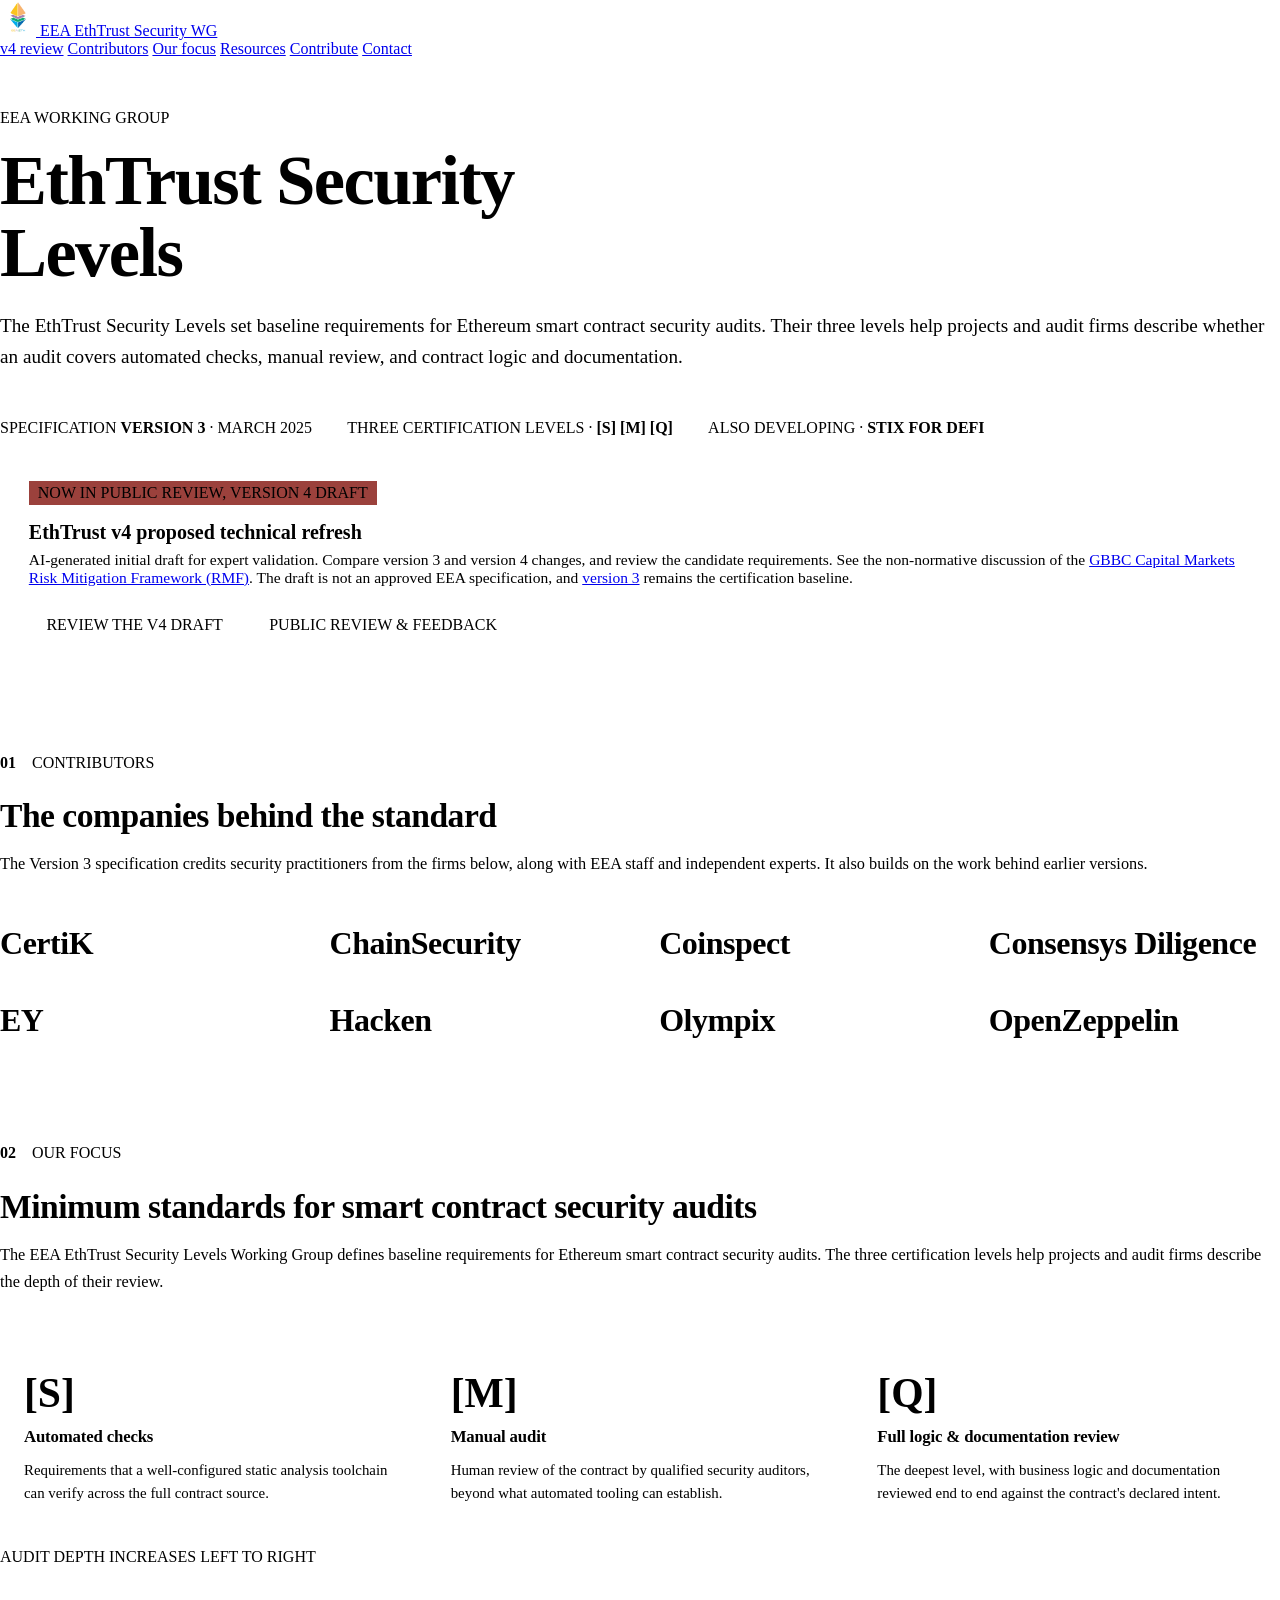
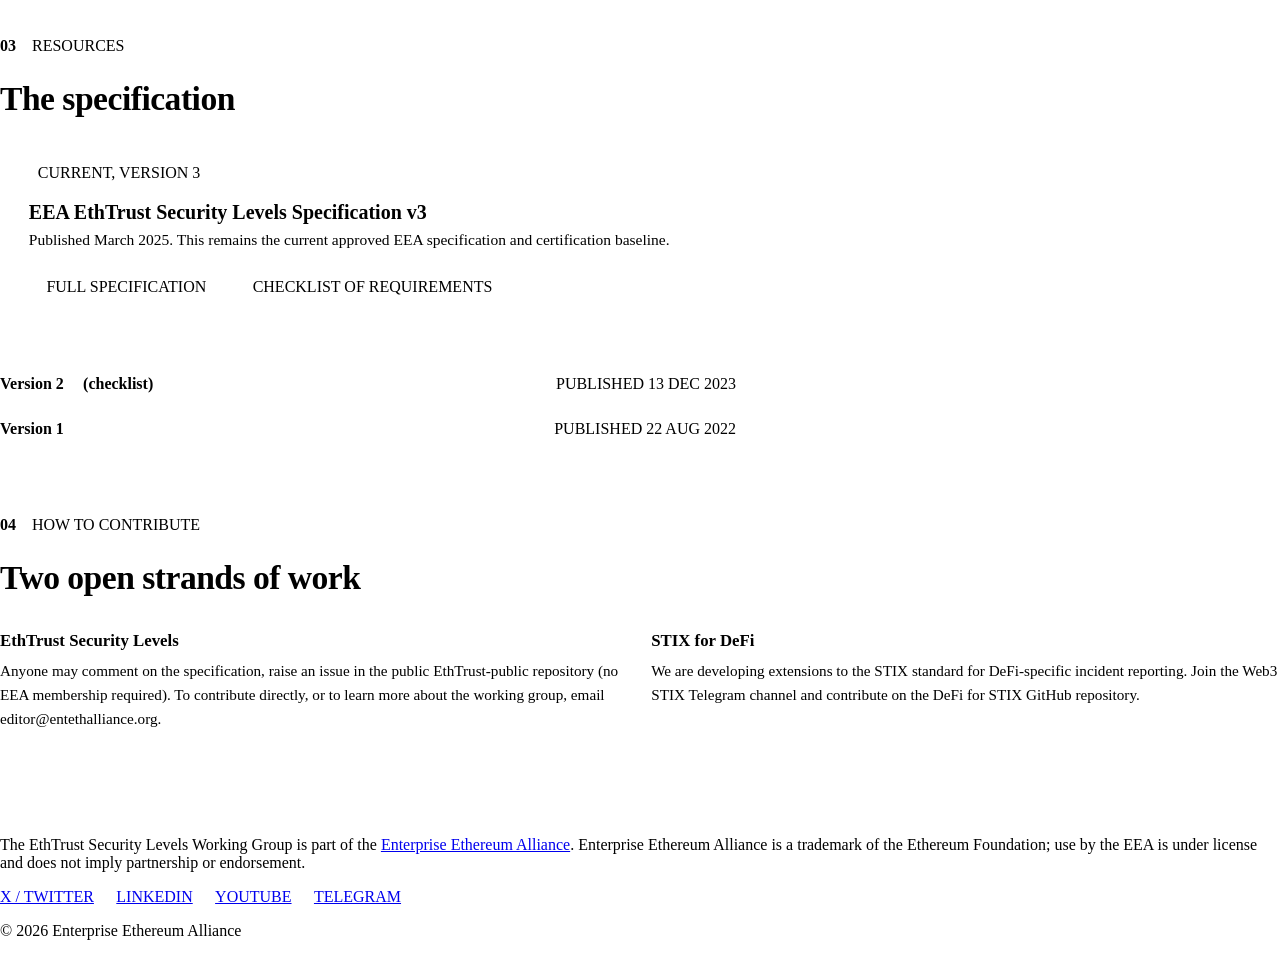
<file: docs/index.html>
<!doctype html>
<html lang="en">
<head>
<meta charset="utf-8">
<meta name="viewport" content="width=device-width, initial-scale=1">
<title>EEA EthTrust Security Levels Working Group</title>
<meta name="description" content="EEA EthTrust Security Levels define minimum security audit standards for Ethereum smart contracts, three certification levels, [S], [M] and [Q].">
<meta name="author" content="EEA Inc.">

<!-- EEA-PAGES Analytics (GT-PL9524M) -->
<script async src="https://www.googletagmanager.com/gtag/js?id=GT-PL9524M"></script>
<script>
  window.dataLayer = window.dataLayer || [];
  function gtag(){dataLayer.push(arguments);}
  gtag('js', new Date());
  gtag('config', 'GT-PL9524M');
</script>

<link rel="canonical" href="https://entethalliance.github.io/wg-ethtrust-site/">
<link rel="icon" type="image/webp" href="eea-logo.webp">
<meta name="theme-color" content="#EDEAE3">

<meta property="og:type" content="website">
<meta property="og:site_name" content="Enterprise Ethereum Alliance">
<meta property="og:title" content="EEA EthTrust Security Levels Working Group">
<meta property="og:description" content="Minimum security audit standards for Ethereum smart contracts, three certification levels, [S], [M] and [Q].">
<meta property="og:url" content="https://entethalliance.github.io/wg-ethtrust-site/">
<meta property="og:image" content="https://entethalliance.github.io/wg-ethtrust-site/og-card.png">
<meta property="og:image:width" content="1200">
<meta property="og:image:height" content="630">
<meta name="twitter:card" content="summary_large_image">
<meta name="twitter:site" content="@EntEthAlliance">
<meta name="twitter:title" content="EEA EthTrust Security Levels Working Group">
<meta name="twitter:description" content="Minimum security audit standards for Ethereum smart contracts, three certification levels, [S], [M] and [Q].">
<meta name="twitter:image" content="https://entethalliance.github.io/wg-ethtrust-site/og-card.png">

<script type="application/ld+json">
{
  "@context": "https://schema.org",
  "@type": "WebPage",
  "name": "EEA EthTrust Security Levels Working Group",
  "description": "EEA EthTrust Security Levels define minimum security audit standards for Ethereum smart contracts.",
  "url": "https://entethalliance.github.io/wg-ethtrust-site/",
  "publisher": {
    "@type": "Organization",
    "name": "Enterprise Ethereum Alliance",
    "url": "https://entethalliance.org/",
    "sameAs": [
      "https://twitter.com/EntEthAlliance",
      "https://www.linkedin.com/company/ethereum-alliance/"
    ]
  },
  "about": {
    "@type": "Thing",
    "name": "EEA EthTrust Security Levels Specification",
    "url": "https://entethalliance.org/specs/ethtrust-sl/v3/"
  }
}
</script>

<link rel="preconnect" href="https://fonts.googleapis.com">
<link rel="preconnect" href="https://fonts.gstatic.com" crossorigin>
<link rel="stylesheet" href="https://fonts.googleapis.com/css2?family=Inter:ital,opsz,wght@0,14..32,100..900;1,14..32,100..900&family=Kode+Mono:wght@400;500;600&display=swap">
<link rel="stylesheet" href="https://hub.entethalliance.org/eea-design-system/editorial.css">

<style>
/* ── Page-local styles. Everything maps onto --eea-ed-* tokens. ── */

html { scroll-behavior: smooth; }
body { margin: 0; }

.measure {
  max-width: var(--eea-ed-measure);
  margin: 0 auto;
  padding-left: var(--eea-ed-shoulder);
  padding-right: var(--eea-ed-shoulder);
}

/* ── Masthead ── */
.masthead { padding: 3.2rem 0 0; }
.masthead-kicker {
  font-family: var(--eea-ed-font-mono);
  font-size: var(--eea-ed-label-lg);
  letter-spacing: var(--eea-ed-track-wide);
  text-transform: uppercase;
  color: var(--eea-ed-accent);
  margin: 0 0 1.1rem;
}
.masthead h1 {
  font-size: clamp(2.4rem, 6vw, 4.4rem);
  font-weight: 650;
  letter-spacing: -0.022em;
  line-height: 1.02;
  margin: 0 0 1.4rem;
  max-width: 20ch;
}
.masthead-stand {
  font-size: clamp(1.02rem, 1.6vw, 1.2rem);
  line-height: 1.6;
  color: var(--eea-ed-ink);
  max-width: 62ch;
  margin: 0 0 2rem;
}
.masthead-meta {
  display: flex;
  flex-wrap: wrap;
  gap: 0.6rem 2.2rem;
  align-items: baseline;
  padding: 0.9rem 0 1.1rem;
  border-top: 2px solid var(--eea-ed-ink);
  border-bottom: 1px solid var(--eea-ed-line);
  font-family: var(--eea-ed-font-mono);
  font-size: var(--eea-ed-label);
  letter-spacing: var(--eea-ed-track);
  text-transform: uppercase;
  color: var(--eea-ed-ink-soft);
}
.masthead-meta strong { color: var(--eea-ed-ink); font-weight: 600; }

/* ── Sections ── */
section { padding: 3.4rem 0 0.6rem; }
.kicker {
  display: flex;
  align-items: baseline;
  gap: 1rem;
  font-family: var(--eea-ed-font-mono);
  font-size: var(--eea-ed-label-lg);
  letter-spacing: var(--eea-ed-track-wide);
  text-transform: uppercase;
  color: var(--eea-ed-ink-soft);
  margin: 0 0 1.6rem;
}
.kicker::before {
  content: attr(data-n);
  color: var(--eea-ed-accent);
  font-weight: 600;
}
.kicker::after {
  content: "";
  flex: 1;
  border-bottom: 1px dotted var(--eea-ed-ink-mute);
  transform: translateY(-0.3em);
}
section h2 {
  font-size: clamp(1.5rem, 3vw, 2.1rem);
  font-weight: 650;
  letter-spacing: -0.015em;
  margin: 0 0 1rem;
}
.prose { max-width: 68ch; font-size: 1.02rem; line-height: 1.65; }
.prose a { color: var(--eea-ed-accent); text-decoration: none; border-bottom: 1px solid var(--eea-ed-line); }
.prose a:hover { color: var(--eea-ed-accent-deep); border-bottom-color: var(--eea-ed-accent); }

/* Keep every homepage paragraph inside its full content block. */
.measure p { max-width: none; overflow-wrap: anywhere; }

/* ── Level plates ── */
.levels {
  display: grid;
  grid-template-columns: repeat(auto-fit, minmax(240px, 1fr));
  gap: 0;
  border: 1px solid var(--eea-ed-ink);
  margin: 2.2rem 0 1rem;
  background: var(--eea-ed-ground);
}
.level {
  padding: 1.6rem 1.5rem 1.7rem;
  border-right: 1px solid var(--eea-ed-line);
  display: flex;
  flex-direction: column;
  gap: 0.75rem;
}
.level:last-child { border-right: 0; }
.level-depth { display: flex; gap: 3px; height: 5px; }
.level-depth i { flex: 1; background: var(--eea-ed-rule); }
.level[data-depth="1"] .level-depth i:nth-child(-n+1),
.level[data-depth="2"] .level-depth i:nth-child(-n+2),
.level[data-depth="3"] .level-depth i:nth-child(-n+3) { background: var(--eea-ed-accent); }
.level-mark {
  font-family: var(--eea-ed-font-mono);
  font-size: 2.6rem;
  font-weight: 600;
  line-height: 1;
  color: var(--eea-ed-accent);
}
.level h3 { margin: 0; font-size: 1.05rem; font-weight: 650; letter-spacing: -0.01em; }
.level p { margin: 0; font-size: 0.93rem; line-height: 1.55; color: var(--eea-ed-ink-soft); }
.levels-note {
  font-family: var(--eea-ed-font-mono);
  font-size: var(--eea-ed-label);
  letter-spacing: var(--eea-ed-track);
  text-transform: uppercase;
  color: var(--eea-ed-ink-mute);
  margin: 0 0 0.4rem;
}

/* ── Resources ── */
.res-feature {
  border: 1px solid var(--eea-ed-ink);
  background: var(--eea-ed-ground);
  padding: 1.7rem 1.8rem 1.8rem;
  margin: 0 0 1.6rem;
}
.res-feature-tag {
  font-family: var(--eea-ed-font-mono);
  font-size: var(--eea-ed-label);
  letter-spacing: var(--eea-ed-track);
  text-transform: uppercase;
  color: var(--eea-ed-page);
  background: var(--eea-ed-accent);
  display: inline-block;
  padding: 3px 9px;
  margin: 0 0 1rem;
}
.res-feature.review-draft { border-color: #9B413C; }
.res-feature.review-draft .res-feature-tag { background: #9B413C; }
.res-feature h3 { margin: 0 0 0.4rem; font-size: 1.25rem; font-weight: 650; }
.res-feature p { margin: 0 0 1.2rem; color: var(--eea-ed-ink-soft); font-size: 0.97rem; }
.btn-row { display: flex; flex-wrap: wrap; gap: 0.7rem; }
.btn {
  font-family: var(--eea-ed-font-mono);
  font-size: var(--eea-ed-label-lg);
  letter-spacing: var(--eea-ed-track);
  text-transform: uppercase;
  text-decoration: none;
  padding: 0.65rem 1.1rem;
  border: 1px solid var(--eea-ed-ink);
  color: var(--eea-ed-page);
  background: var(--eea-ed-ink);
  transition: background 120ms linear, color 120ms linear;
}
.btn:hover { background: var(--eea-ed-accent-deep); border-color: var(--eea-ed-accent-deep); }
.btn.ghost { background: transparent; color: var(--eea-ed-ink); }
.btn.ghost:hover { background: var(--eea-ed-ink); color: var(--eea-ed-page); }

.res-prev { list-style: none; margin: 0; padding: 0; max-width: 46rem; }
.res-prev li {
  display: flex;
  flex-wrap: wrap;
  align-items: baseline;
  gap: 0.4rem 1.2rem;
  padding: 0.85rem 0;
  border-bottom: 1px dotted var(--eea-ed-ink-mute);
}
.res-prev a { color: var(--eea-ed-ink); font-weight: 550; text-decoration: none; border-bottom: 1px solid var(--eea-ed-line); }
.res-prev a:hover { color: var(--eea-ed-accent); border-bottom-color: var(--eea-ed-accent); }
.res-prev .when {
  margin-left: auto;
  font-family: var(--eea-ed-font-mono);
  font-size: var(--eea-ed-label);
  letter-spacing: var(--eea-ed-track);
  text-transform: uppercase;
  color: var(--eea-ed-ink-soft);
}

/* ── Contributing companies ── */
.companies {
  list-style: none;
  margin: 2rem 0 1rem;
  padding: 0;
  display: grid;
  grid-template-columns: repeat(auto-fill, minmax(250px, 1fr));
  gap: 0 2.4rem;
}
.companies li {
  border-top: 2px solid var(--eea-ed-ink);
  padding: 1rem 0 1.6rem;
  font-size: clamp(1.5rem, 2.6vw, 2rem);
  font-weight: 650;
  letter-spacing: -0.015em;
  line-height: 1.1;
}
.companies a {
  color: var(--eea-ed-ink);
  text-decoration: none;
  border-bottom: 2px solid transparent;
}
.companies a:hover {
  color: var(--eea-ed-accent);
  border-bottom-color: var(--eea-ed-accent);
}

/* ── Contribute / contact ── */
.contrib {
  display: grid;
  grid-template-columns: repeat(auto-fit, minmax(280px, 1fr));
  gap: 1.4rem;
  margin: 0.4rem 0 1rem;
}
.contrib-card {
  border-top: 2px solid var(--eea-ed-ink);
  padding: 1.1rem 0 0;
}
.contrib-card h3 { margin: 0 0 0.5rem; font-size: 1.05rem; font-weight: 650; }
.contrib-card p { margin: 0 0 0.9rem; font-size: 0.95rem; line-height: 1.6; color: var(--eea-ed-ink-soft); }
.contrib-card p a { color: var(--eea-ed-accent); text-decoration: none; border-bottom: 1px solid var(--eea-ed-line); }
.contrib-card p a:hover { color: var(--eea-ed-accent-deep); border-bottom-color: var(--eea-ed-accent); }

/* ── Colophon extras ── */
.eea-colophon { margin-top: 4rem; }
.colophon-social { margin-top: 0.9rem; display: flex; gap: 1.4rem; flex-wrap: wrap; }
.colophon-social a {
  font-family: var(--eea-ed-font-mono);
  font-size: var(--eea-ed-label);
  letter-spacing: var(--eea-ed-track);
  text-transform: uppercase;
}

/* ── Load reveal, one staggered pass, masthead only ── */
@media (prefers-reduced-motion: no-preference) {
  .masthead > * { opacity: 0; transform: translateY(10px); animation: rise 480ms cubic-bezier(.2,.6,.2,1) forwards; }
  .masthead > *:nth-child(2) { animation-delay: 70ms; }
  .masthead > *:nth-child(3) { animation-delay: 140ms; }
  .masthead > *:nth-child(4) { animation-delay: 210ms; }
  @keyframes rise { to { opacity: 1; transform: none; } }
}
</style>
</head>
<body class="eea-editorial">

<header class="eea-site-bar">
  <div class="eea-site-bar-inner">
    <a class="eea-site-id" href="https://entethalliance.org/">
      <img class="eea-site-id-logo" src="eea-logo.webp" alt="EEA" width="36" height="36">
      <span class="eea-site-id-rule" aria-hidden="true"></span>
      <span class="eea-site-id-stack">
        <span class="eea-site-id-name">EEA EthTrust Security WG</span>
        <span class="eea-site-id-bars" aria-hidden="true"><i></i><i></i><i></i></span>
      </span>
    </a>
    <nav class="eea-site-links" aria-label="EthTrust Security Levels WG">
      <a href="#v4-review">v4 review</a>
      <a href="#contributors">Contributors</a>
      <a href="#focus">Our focus</a>
      <a href="#resources">Resources</a>
      <a href="#contribute">Contribute</a>
      <a href="#contact">Contact</a>
    </nav>
  </div>
</header>

<main>
  <div class="measure masthead">
    <p class="masthead-kicker">EEA Working Group</p>
    <h1>EthTrust Security Levels</h1>
    <p class="masthead-stand">The EthTrust Security Levels set baseline requirements for Ethereum smart contract security audits. Their three levels help projects and audit firms describe whether an audit covers automated checks, manual review, and contract logic and documentation.</p>
    <div class="masthead-meta">
      <span>Specification <strong>Version&nbsp;3</strong> · March&nbsp;2025</span>
      <span>Three certification levels · <strong>[S]&nbsp;[M]&nbsp;[Q]</strong></span>
      <span>Also developing · <strong>STIX for DeFi</strong></span>
    </div>
  </div>


  <div class="measure">
    <div class="res-feature review-draft" id="v4-review">
      <span class="res-feature-tag">Now in public review, Version 4 draft</span>
      <h3>EthTrust v4 proposed technical refresh</h3>
      <p>AI-generated initial draft for expert validation. Compare version 3 and version 4 changes, and review the candidate requirements. See the non-normative discussion of the <a href="https://rmf.gbbc.io/">GBBC Capital Markets Risk Mitigation Framework (RMF)</a>. The draft is not an approved EEA specification, and <a href="spec/v3/">version 3</a> remains the certification baseline.</p>
      <div class="btn-row">
        <a class="btn" href="spec/v4/">Review the v4 draft</a>
        <a class="btn ghost" href="https://github.com/EntEthAlliance/EthTrust-public/issues/12">Public review &amp; feedback</a>
      </div>
    </div>
  </div>

  <section id="contributors" class="measure">
    <p class="kicker" data-n="01">Contributors</p>
    <h2>The companies behind the standard</h2>
    <p class="prose">The Version 3 specification credits security practitioners from the firms below, along with EEA staff and independent experts. It also builds on the work behind earlier versions.</p>
    <ul class="companies" role="list">
      <li><a href="https://www.certik.com/">CertiK</a></li>
      <li><a href="https://www.chainsecurity.com/">ChainSecurity</a></li>
      <li><a href="https://www.coinspect.com/">Coinspect</a></li>
      <li><a href="https://diligence.consensys.io/">Consensys Diligence</a></li>
      <li><a href="https://www.ey.com/">EY</a></li>
      <li><a href="https://hacken.io/">Hacken</a></li>
      <li><a href="https://www.olympix.ai/">Olympix</a></li>
      <li><a href="https://www.openzeppelin.com/">OpenZeppelin</a></li>
    </ul>
  </section>

  <section id="focus" class="measure">
    <p class="kicker" data-n="02">Our focus</p>
    <h2>Minimum standards for smart contract security audits</h2>
    <p class="prose">The EEA EthTrust Security Levels Working Group defines baseline requirements for Ethereum smart contract security audits. The three certification levels help projects and audit firms describe the depth of their review.</p>

    <div class="levels" role="list">
      <div class="level" role="listitem" data-depth="1">
        <div class="level-depth" aria-hidden="true"><i></i><i></i><i></i></div>
        <div class="level-mark" aria-hidden="true">[S]</div>
        <h3>Automated checks</h3>
        <p>Requirements that a well-configured static analysis toolchain can
        verify across the full contract source.</p>
      </div>
      <div class="level" role="listitem" data-depth="2">
        <div class="level-depth" aria-hidden="true"><i></i><i></i><i></i></div>
        <div class="level-mark" aria-hidden="true">[M]</div>
        <h3>Manual audit</h3>
        <p>Human review of the contract by qualified security auditors, beyond
        what automated tooling can establish.</p>
      </div>
      <div class="level" role="listitem" data-depth="3">
        <div class="level-depth" aria-hidden="true"><i></i><i></i><i></i></div>
        <div class="level-mark" aria-hidden="true">[Q]</div>
        <h3>Full logic &amp; documentation review</h3>
        <p>The deepest level, with business logic and documentation reviewed end to end against the contract's declared intent.</p>
      </div>
    </div>
    <p class="levels-note">Audit depth increases left to right</p>
  </section>

  <section id="resources" class="measure">
    <p class="kicker" data-n="03">Resources</p>
    <h2>The specification</h2>

    <div class="res-feature">
      <span class="res-feature-tag">Current, Version 3</span>
      <h3>EEA EthTrust Security Levels Specification v3</h3>
      <p>Published March 2025. This remains the current approved EEA specification and certification baseline.</p>
      <div class="btn-row">
        <a class="btn" href="spec/v3/">Full specification</a>
        <a class="btn ghost" href="spec/v3/checklist.html">Checklist of requirements</a>
      </div>
    </div>


    <ul class="res-prev">
      <li><a href="spec/v2/">Version 2</a> <a href="spec/v2/checklist.html">(checklist)</a><span class="when">Published 13 Dec 2023</span></li>
      <li><a href="spec/v1/">Version 1</a><span class="when">Published 22 Aug 2022</span></li>
    </ul>
  </section>


  <section id="contribute" class="measure">
    <p class="kicker" data-n="04">How to contribute</p>
    <h2>Two open strands of work</h2>
    <div class="contrib">
      <div class="contrib-card" id="contact">
        <h3>EthTrust Security Levels</h3>
        <p>Anyone may comment on the specification, raise an issue in the
        public
        <a href="https://github.com/EntEthAlliance/EthTrust-public/issues">EthTrust-public repository</a>
        (no EEA membership required). To contribute directly, or to learn more
        about the working group, email
        <a href="mailto:editor@entethalliance.org">editor@entethalliance.org</a>.</p>
      </div>
      <div class="contrib-card">
        <h3>STIX for DeFi</h3>
        <p>We are developing extensions to the STIX standard for DeFi-specific
        incident reporting. Join the
        <a href="https://t.me/+lh_czW2S07BiNTc0">Web3 STIX Telegram channel</a>
        and contribute on the
        <a href="https://github.com/EntEthAlliance/defi-for-stix/">DeFi for STIX GitHub repository</a>.</p>
      </div>
    </div>
  </section>
</main>

<footer class="eea-colophon">
  <div class="eea-colophon-inner">
    <div class="eea-colophon-bars" aria-hidden="true"><i></i><i></i><i></i></div>
    <p>The EthTrust Security Levels Working Group is part of the
    <a href="https://entethalliance.org/">Enterprise Ethereum Alliance</a>.
    Enterprise Ethereum Alliance is a trademark of the Ethereum Foundation;
    use by the EEA is under license and does not imply partnership or
    endorsement.</p>
    <div class="colophon-social">
      <a href="https://twitter.com/EntEthAlliance">X / Twitter</a>
      <a href="https://www.linkedin.com/company/ethereum-alliance/">LinkedIn</a>
      <a href="https://www.youtube.com/channel/UClC49LtcE4Wuo4POqa4J0bA">YouTube</a>
      <a href="https://t.me/+lh_czW2S07BiNTc0">Telegram</a>
    </div>
    <p class="eea-colophon-meta">© 2026 Enterprise Ethereum Alliance</p>
  </div>
</footer>

</body>
</html>
</file>
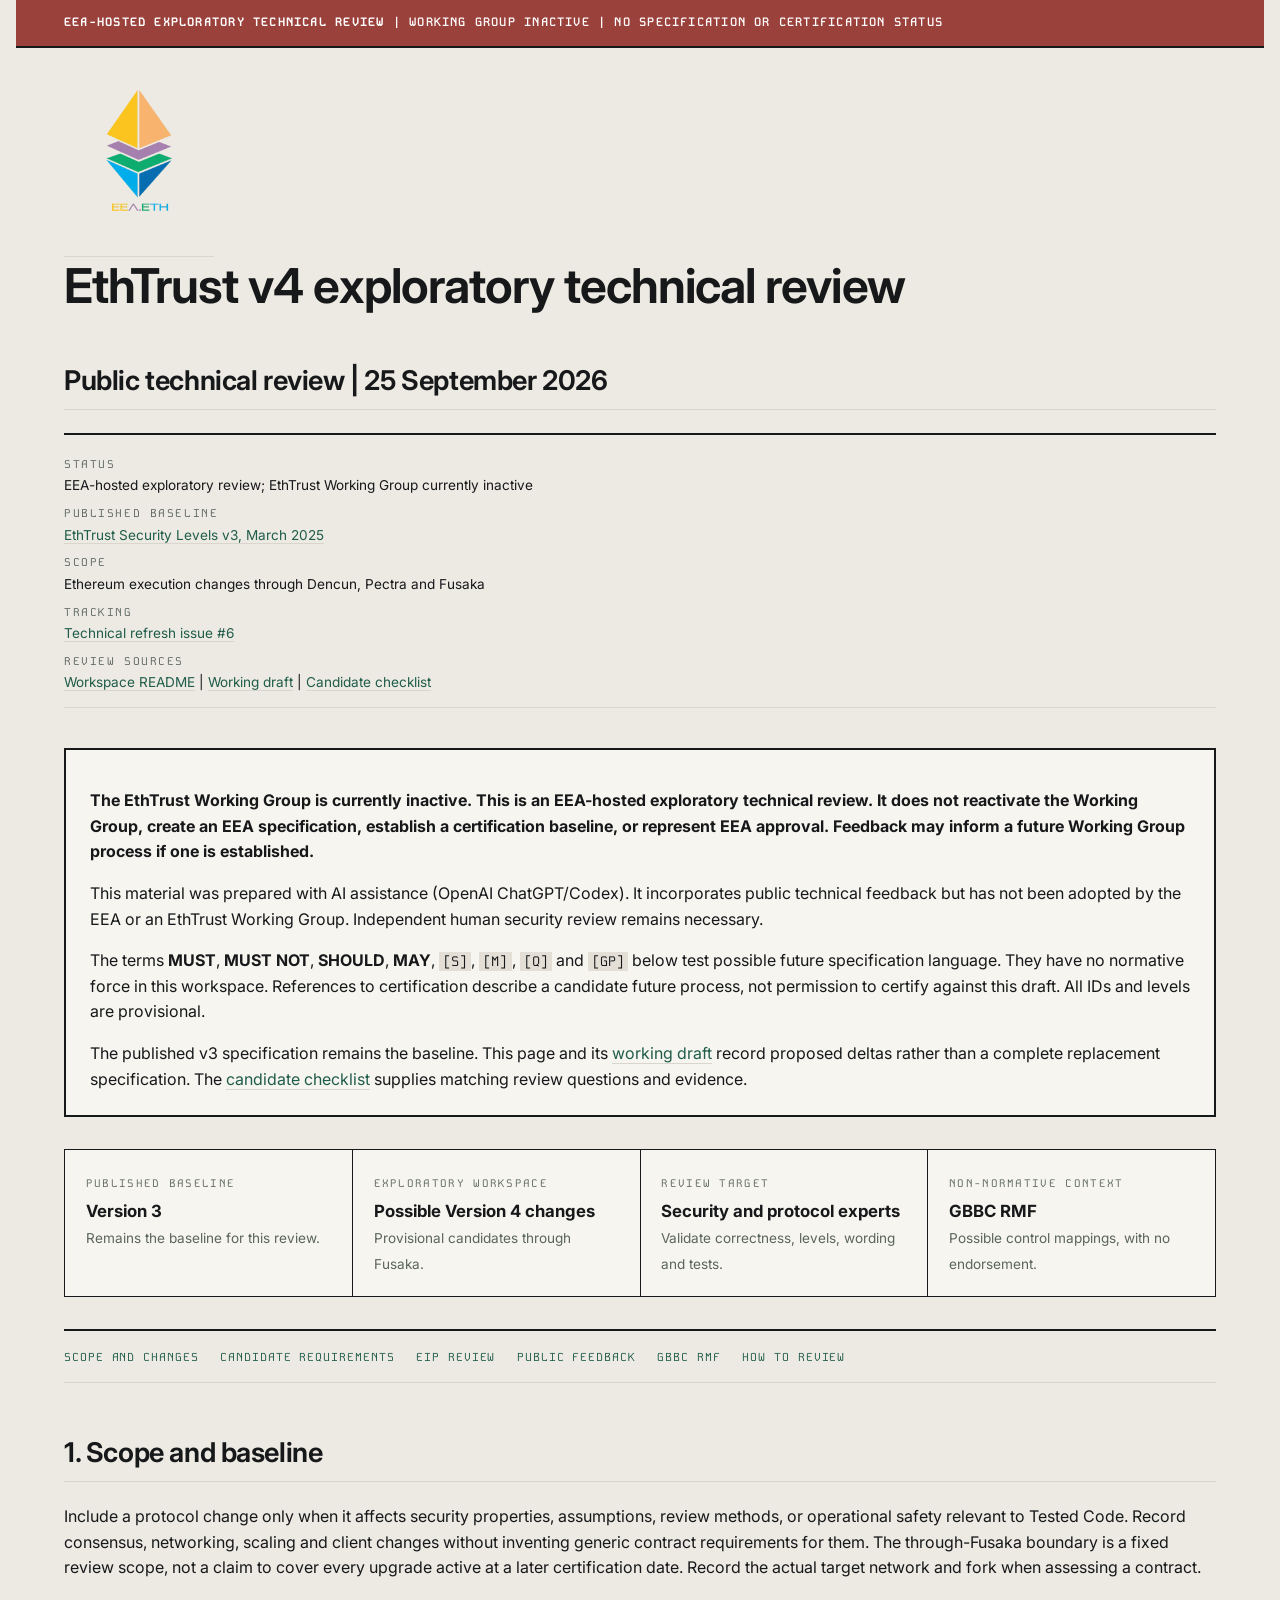
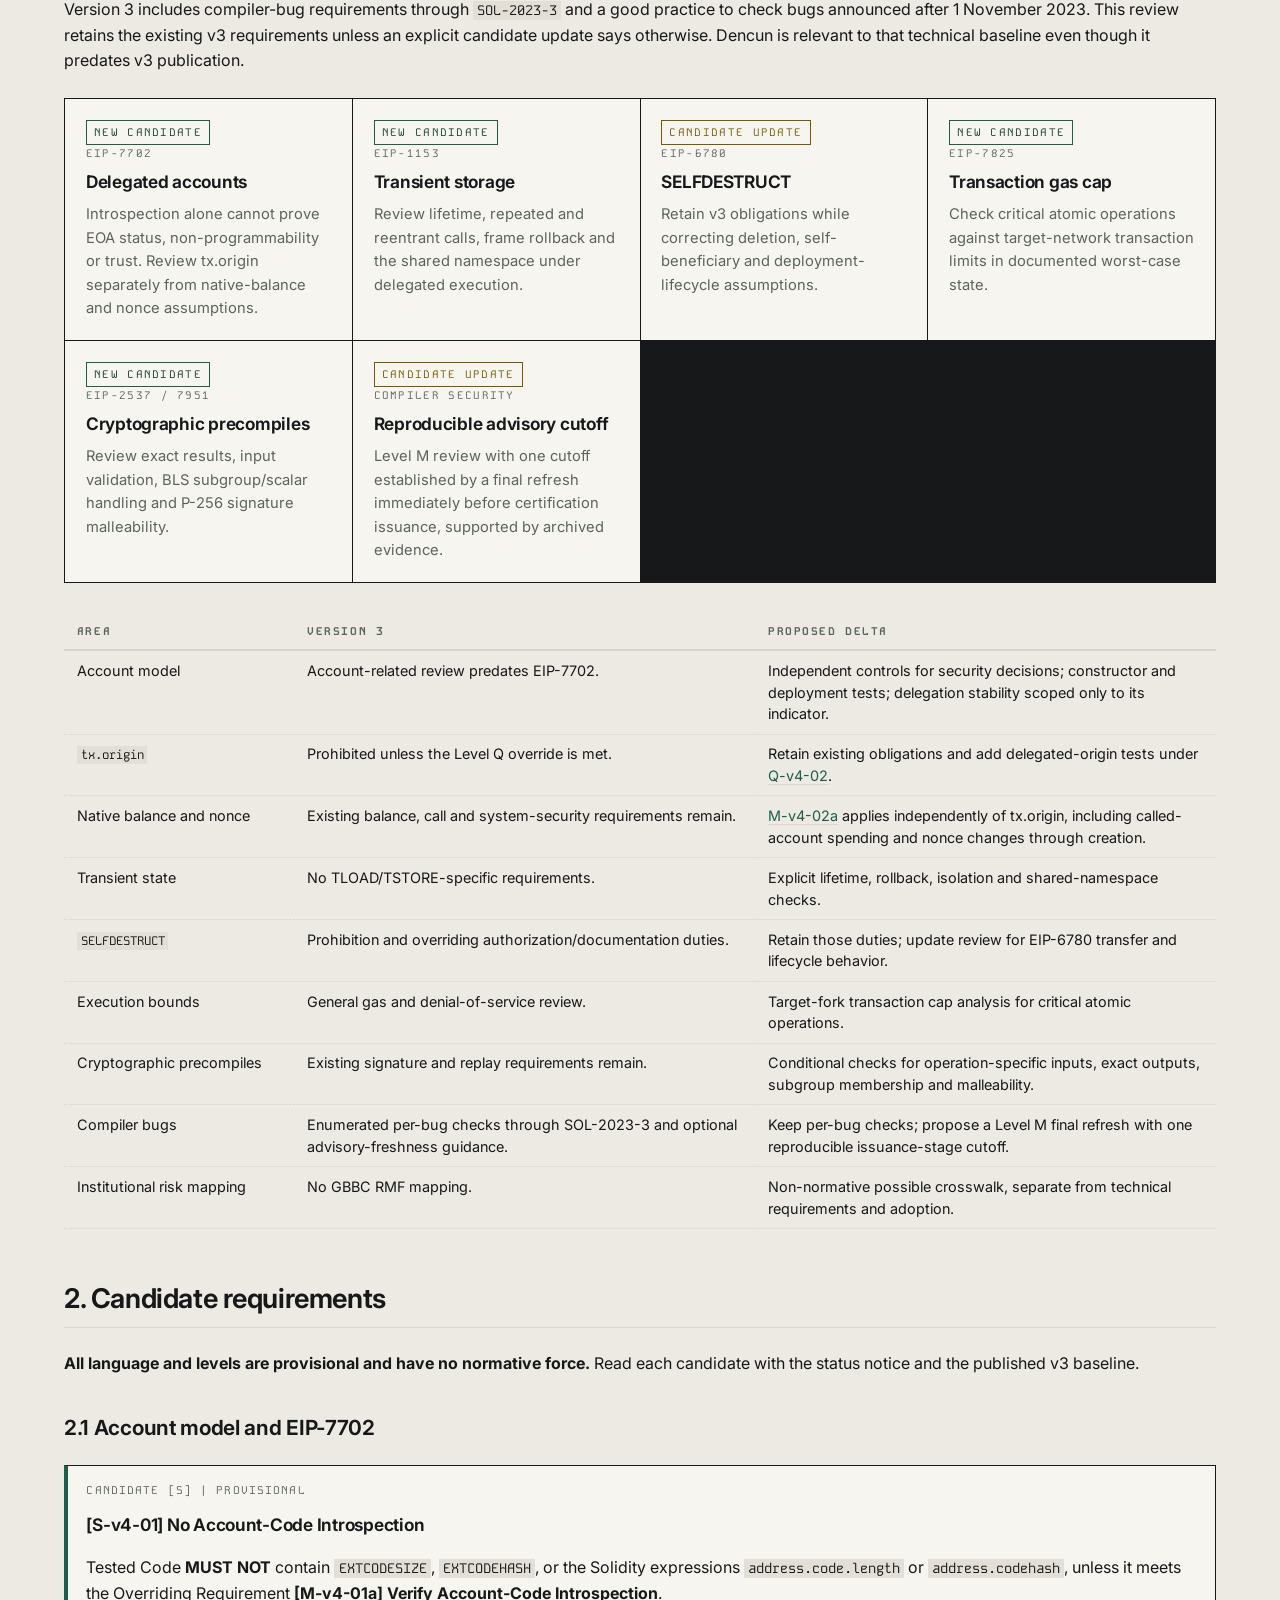
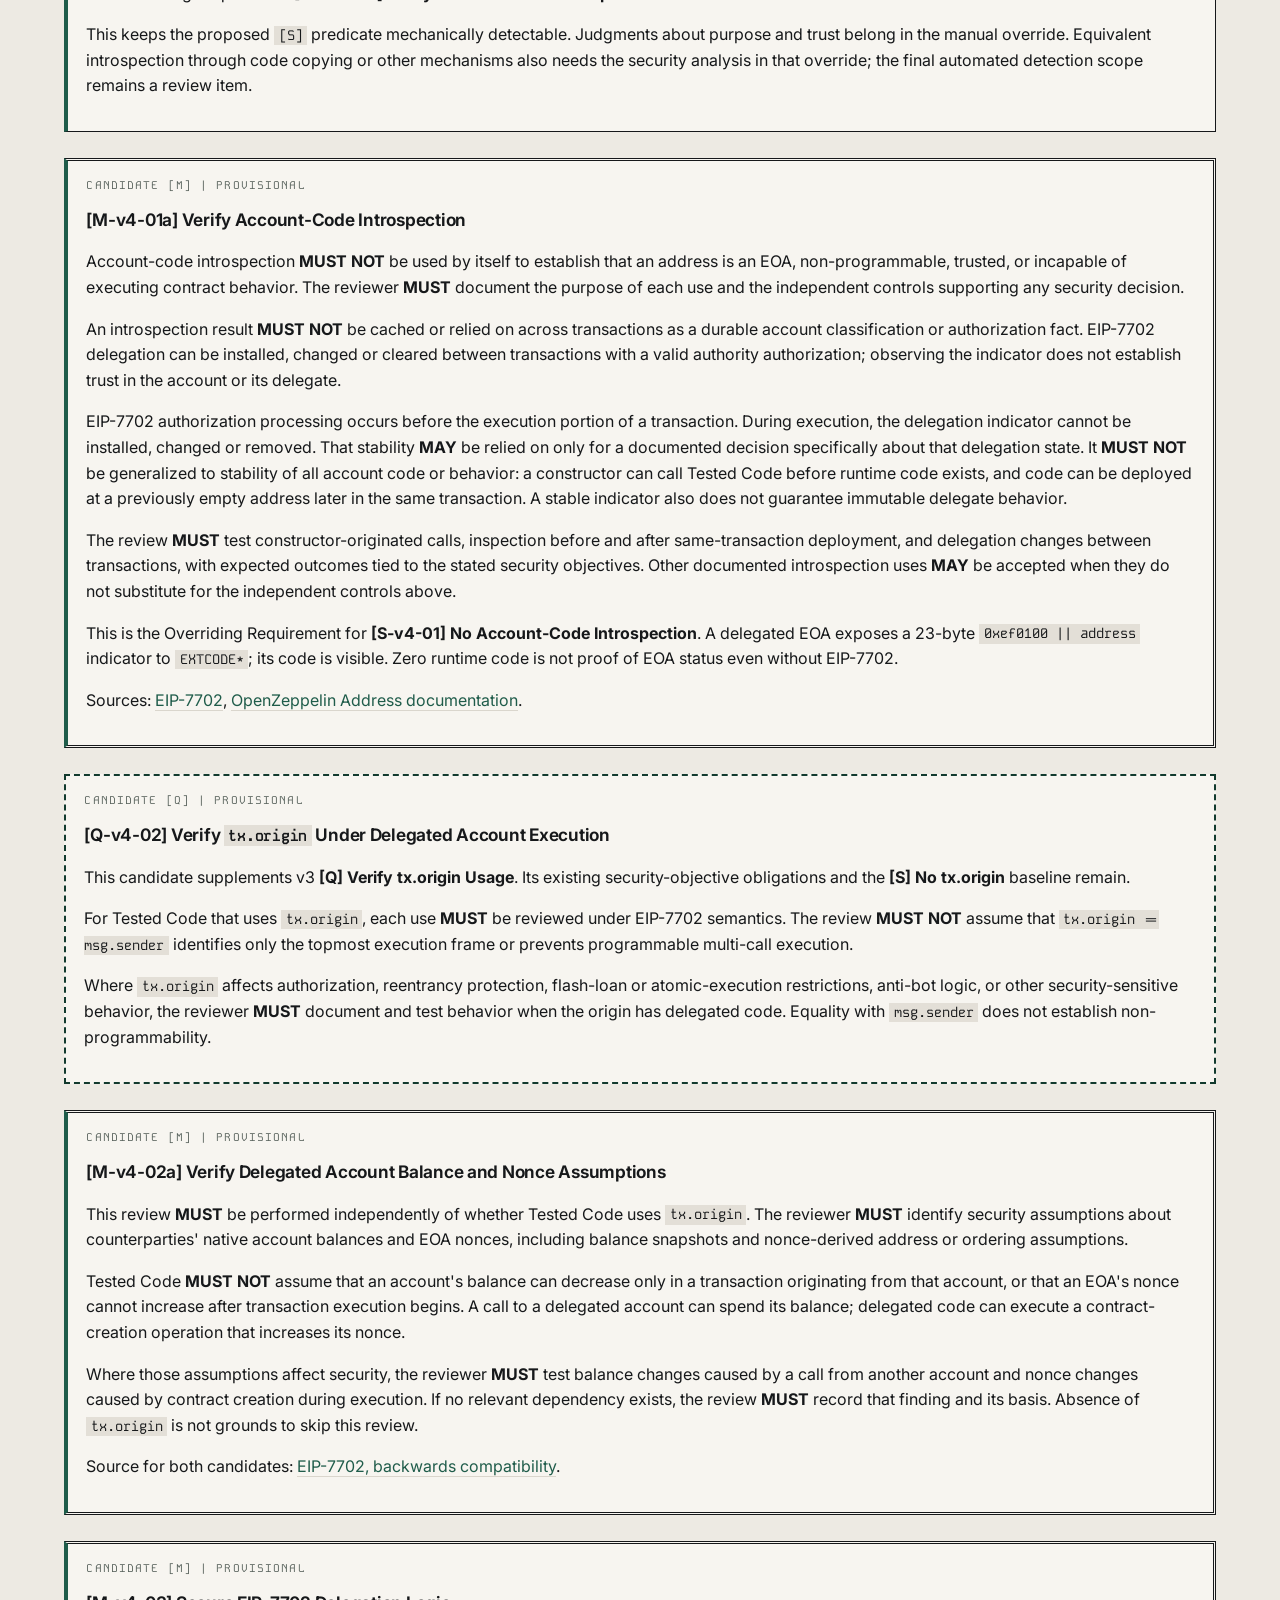
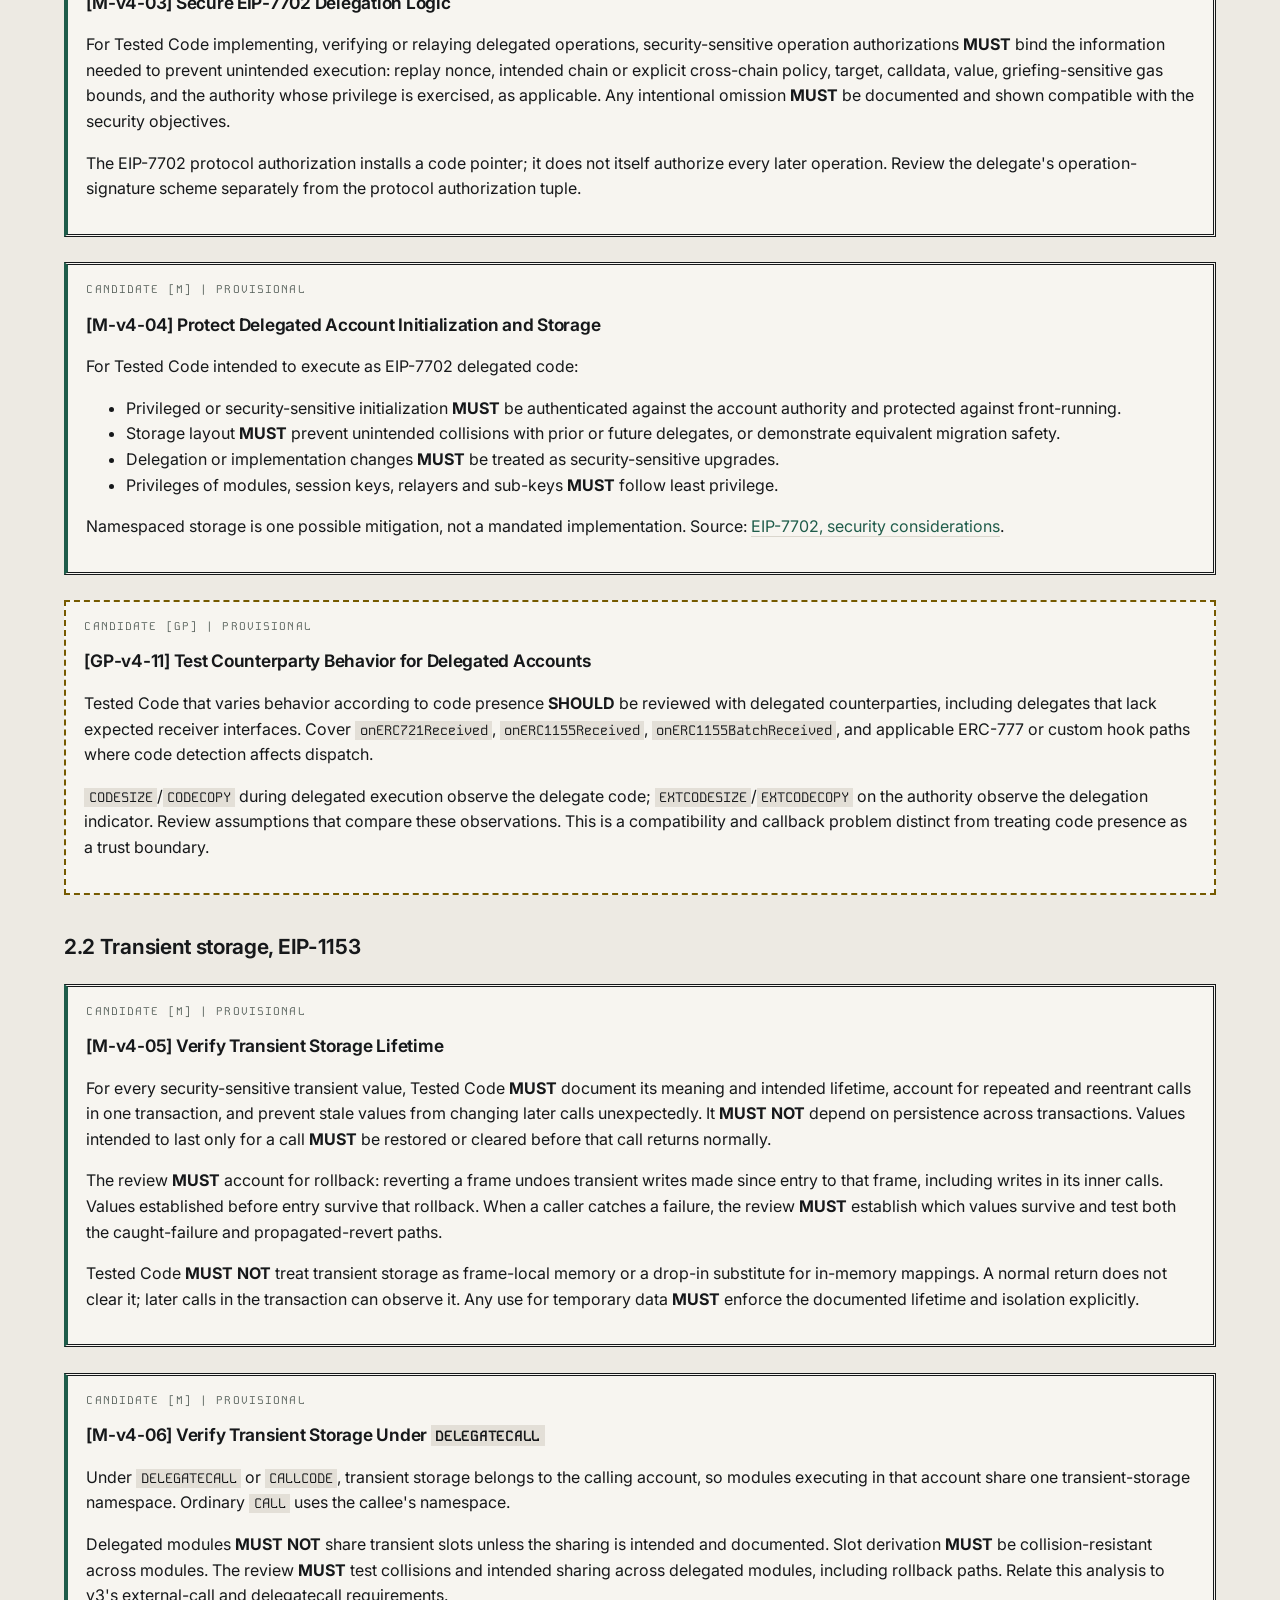
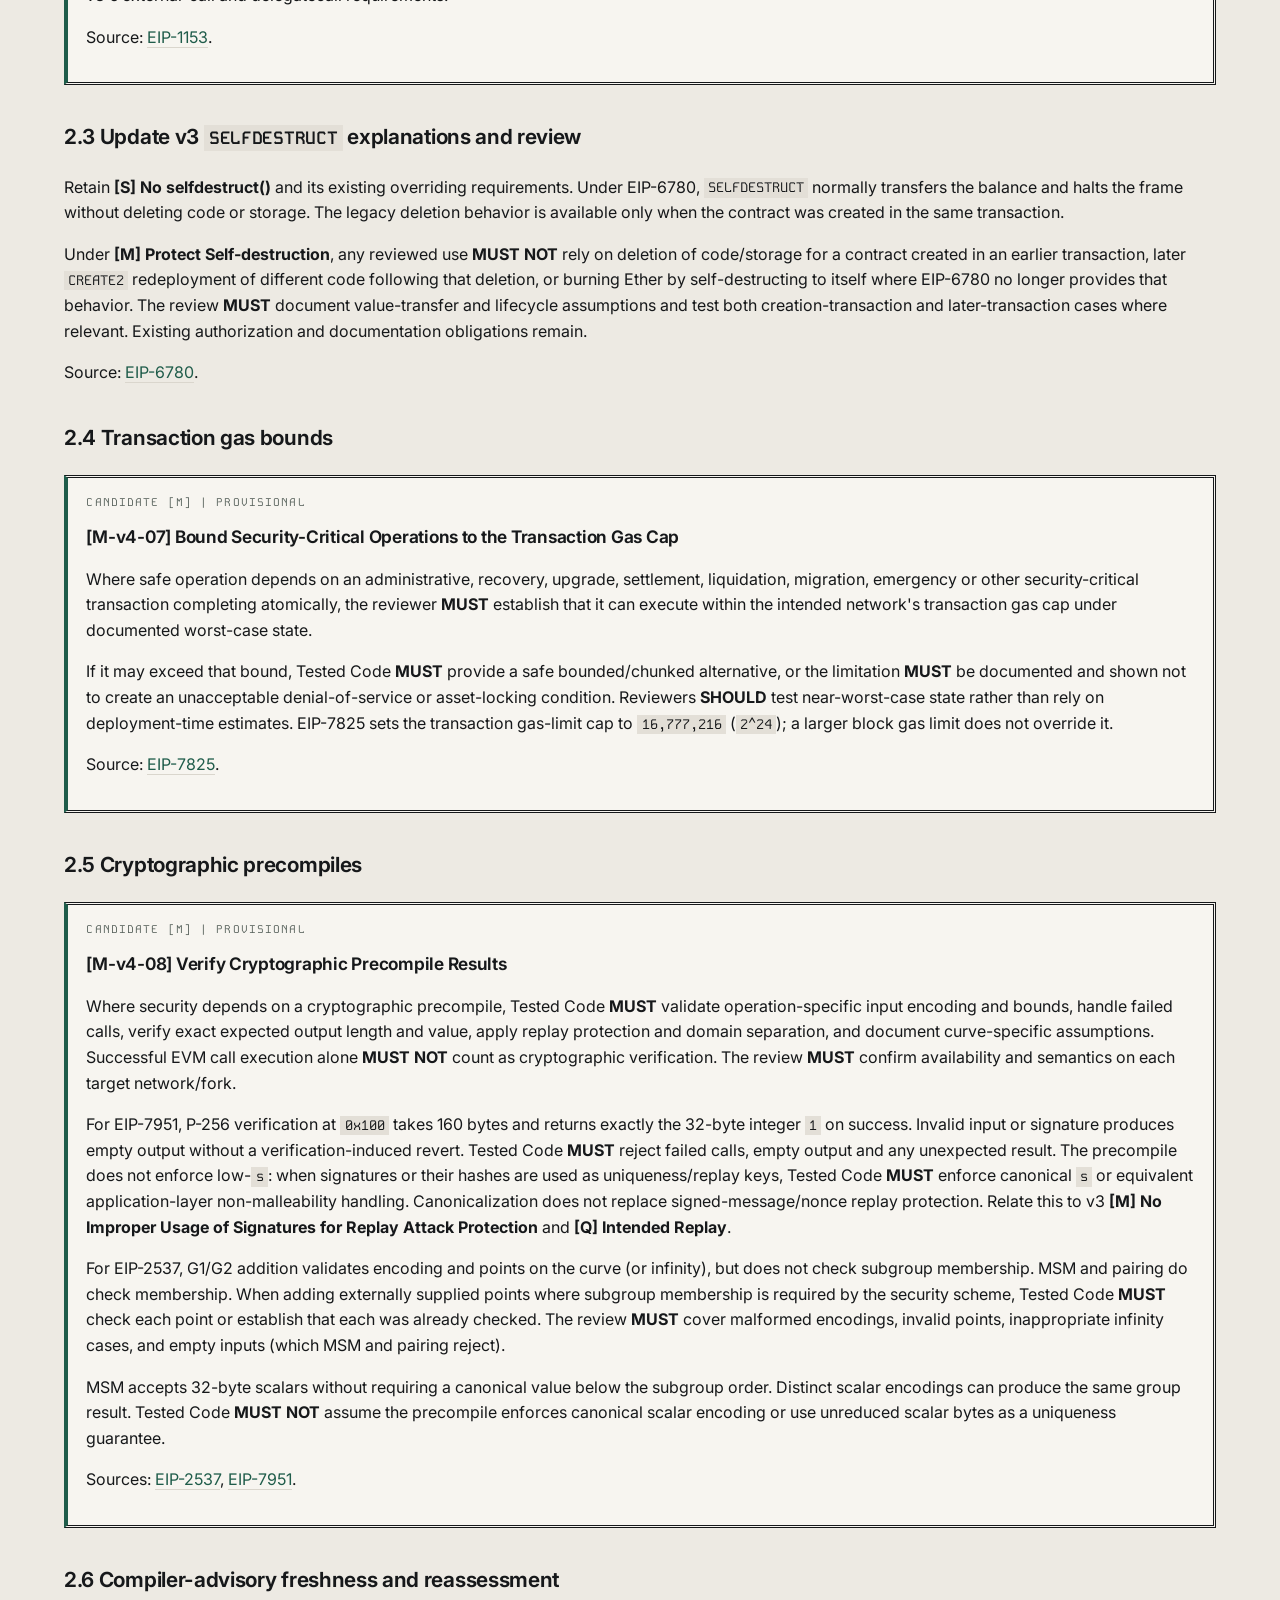
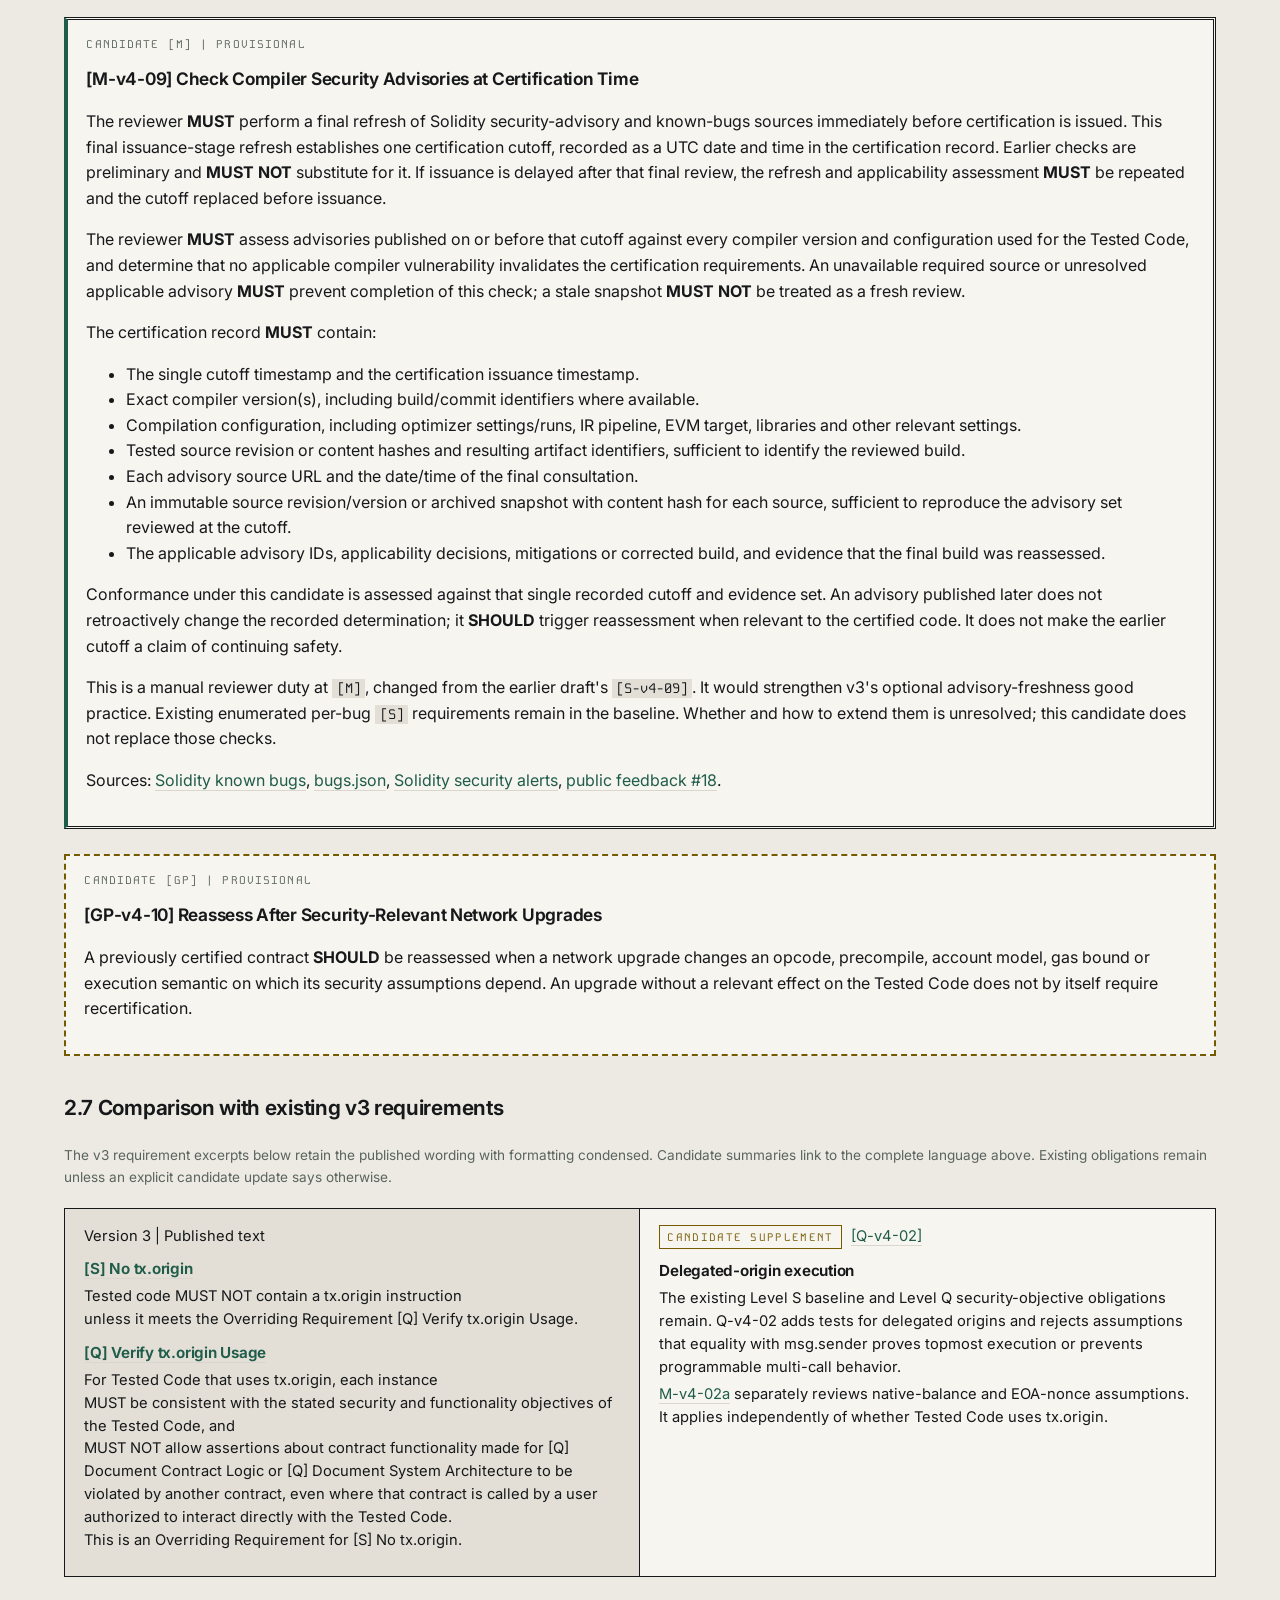
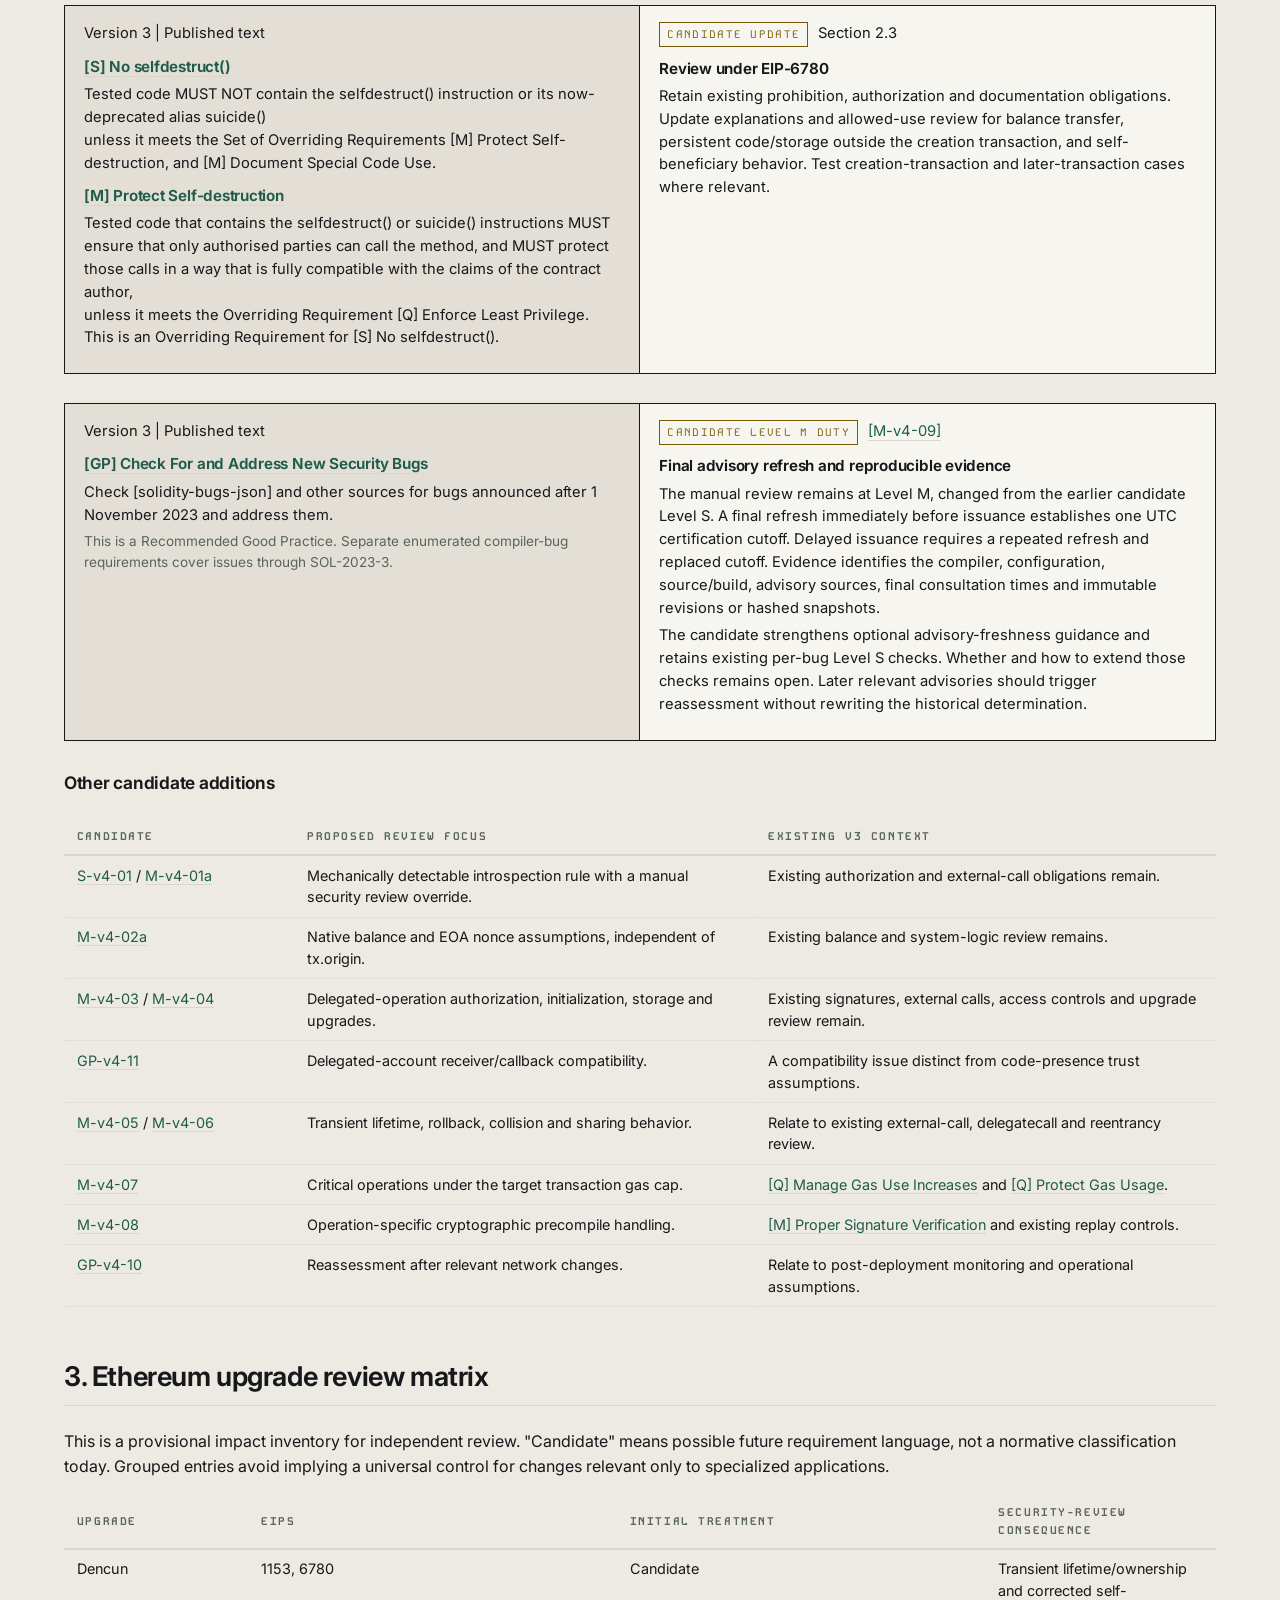
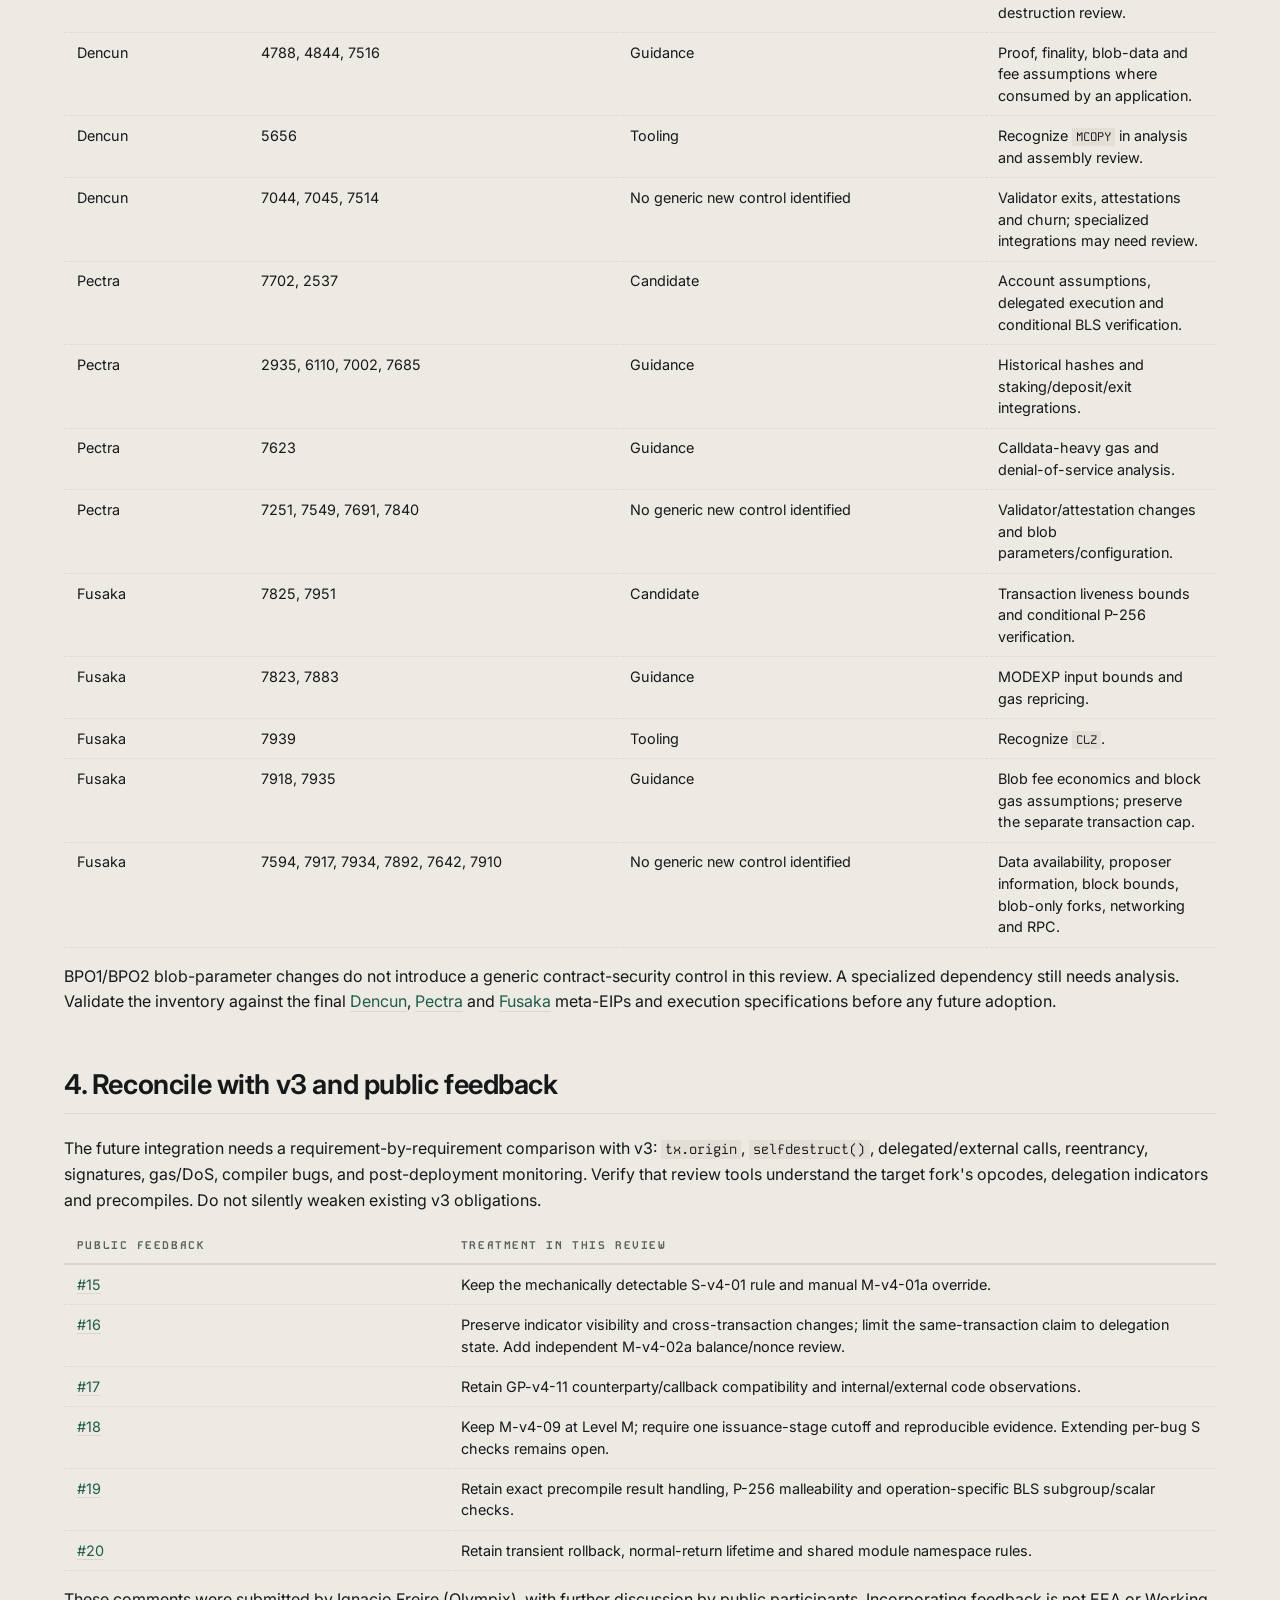
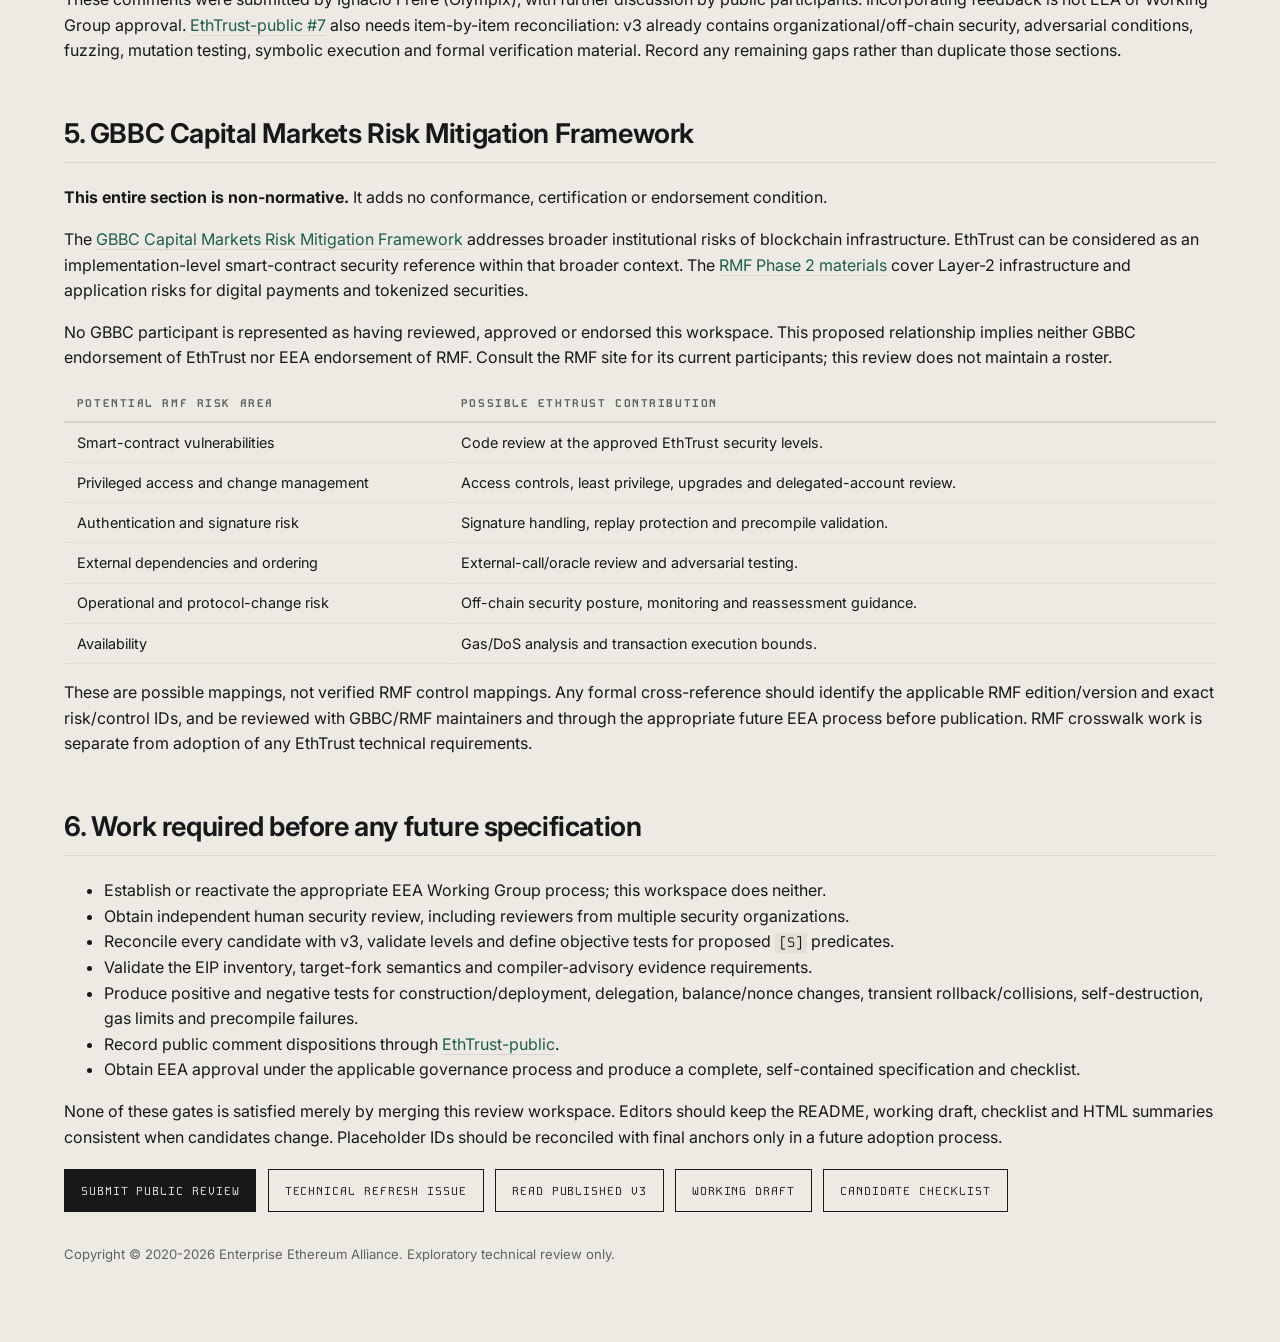
<file: docs/spec/v4/index.html>
<!doctype html>
<html lang="en">
<head>
<meta charset="utf-8">
<meta name="viewport" content="width=device-width, initial-scale=1">
<title>EthTrust v4 exploratory technical review</title>
<meta name="description" content="EEA-hosted exploratory technical review of possible EthTrust v4 changes. The Working Group is inactive. This is not an EEA specification or certification baseline.">
<meta name="robots" content="noindex,nofollow">
<meta name="theme-color" content="#EDEAE3">
<link rel="icon" type="image/webp" href="../../eea-logo.webp">
<link rel="stylesheet" href="../ethtrust-editorial-spec.css">

<!-- EEA-PAGES Analytics (GT-PL9524M) -->
<script async src="https://www.googletagmanager.com/gtag/js?id=GT-PL9524M"></script>
<script>
  window.dataLayer = window.dataLayer || [];
  function gtag(){dataLayer.push(arguments);}
  gtag('js', new Date());
  gtag('config', 'GT-PL9524M');
</script>

<style>
  html { scroll-behavior: smooth; }
  body { max-width: 72rem; }
  .draft-banner {
    position: sticky; top: 0; z-index: 20;
    margin: -1.5rem calc(-1 * clamp(1.2rem, 4vw, 3rem)) 2rem;
    padding: .82rem clamp(1.2rem, 4vw, 3rem);
    background: #9B413C; color: #fff;
    font-family: var(--ed-mono); font-size: .76rem; font-weight: 600;
    letter-spacing: .1em; text-transform: uppercase;
    border-bottom: 2px solid #16181A;
  }
  .draft-banner strong { color: #fff; }
  .review-lede {
    background: var(--ed-ground); border: 2px solid var(--ed-ink);
    padding: 1.4rem 1.5rem; margin: 1.5rem 0 2rem;
  }
  .review-lede p:last-child { margin-bottom: 0; }
  .status-grid, .change-grid {
    display: grid; grid-template-columns: repeat(auto-fit,minmax(230px,1fr));
    gap: 1px; background: var(--ed-ink); border: 1px solid var(--ed-ink);
    margin: 1.5rem 0 2rem;
  }
  .status-card, .change-card { background: var(--ed-ground); padding: 1.2rem 1.3rem; }
  .status-card .label, .change-card .label, .pill {
    font-family: var(--ed-mono); font-size: .68rem; letter-spacing: .12em;
    text-transform: uppercase; color: var(--ed-soft);
  }
  .status-card strong { display:block; margin-top:.25rem; font-size:1.05rem; }
  .change-card h3 { margin:.35rem 0 .45rem; font-size:1.08rem; }
  .change-card p { margin:0; color:var(--ed-soft); font-size:.92rem; }
  .pill { display:inline-block; padding:.18rem .45rem; border:1px solid var(--ed-line); margin-right:.35rem; }
  .pill.new { color:var(--ed-accent-deep); border-color:var(--ed-accent); }
  .pill.modified { color:#765A00; border-color:#765A00; }
  .pill.reviewed { color:var(--ed-soft); }
  .jumpnav { border-top:2px solid var(--ed-ink); border-bottom:1px solid var(--ed-line); padding:.8rem 0; margin:1rem 0 2.5rem; }
  .jumpnav a { font-family:var(--ed-mono); font-size:.72rem; text-transform:uppercase; letter-spacing:.08em; margin-right:1.1rem; border:0; }
  .comparison { width:100%; font-size:.9rem; }
  .comparison th:nth-child(1) { width:16%; }
  .comparison th:nth-child(2), .comparison th:nth-child(3) { width:32%; }
  .comparison td { line-height:1.5; }
  .req {
    background:var(--ed-ground); border:1px solid var(--ed-ink); border-left:4px solid var(--ed-accent);
    padding:1rem 1.15rem; margin:1rem 0 1.6rem;
  }
  .req.m { border:3px double var(--ed-ink); border-left:4px solid var(--ed-accent); }
  .req.q { border:2px dashed var(--ed-accent-deep); }
  .req.gp { border:2px dashed #765A00; }
  .req h4 { margin:.05rem 0 .7rem; }
  .req .meta { font-family:var(--ed-mono); font-size:.7rem; letter-spacing:.1em; text-transform:uppercase; color:var(--ed-soft); margin-bottom:.7rem; }
  .review-question { border-left:3px solid var(--ed-warn-ink); padding:.6rem .9rem; margin:1rem 0; background:var(--ed-ground); }
  .review-question strong { font-family:var(--ed-mono); font-size:.72rem; letter-spacing:.08em; text-transform:uppercase; color:var(--ed-warn-ink); }
  .source-list { font-size:.9rem; color:var(--ed-soft); }
  .cta-row { display:flex; flex-wrap:wrap; gap:.7rem; margin:1.2rem 0 2rem; }
  .cta {
    display:inline-block; font-family:var(--ed-mono); font-size:.72rem; letter-spacing:.08em; text-transform:uppercase;
    padding:.7rem 1rem; border:1px solid var(--ed-ink); background:var(--ed-ink); color:var(--ed-page) !important;
  }
  .cta.secondary { background:transparent; color:var(--ed-ink) !important; }
  .small { font-size:.85rem; color:var(--ed-soft); }
  @media(max-width:720px){
    .comparison { display:block; overflow-x:auto; }
    .jumpnav a { display:inline-block; margin-bottom:.5rem; }
  }
  @media print { .draft-banner { position:static; margin:0 0 1rem; } }

  /* §2.7 requirement-level diff */
  .diffpair { display:grid; grid-template-columns:1fr 1fr; gap:0; border:1px solid var(--ed-ink); margin:1.2rem 0 1.8rem; }
  .diffpane { padding:1rem 1.2rem 1.2rem; font-size:.92rem; line-height:1.55; }
  .diffpane.v3 { background:var(--ed-rule); border-right:1px solid var(--ed-ink); }
  .diffpane.v4 { background:var(--ed-ground); }
  .diffpane .label { display:block; margin-bottom:.6rem; }
  .diffpane h5 { margin:.6rem 0 .3rem; font-size:.95rem; }
  .diffpane p { margin:.3rem 0; }
  .diffpane .normative { white-space:pre-line; }
  @media (max-width:760px){ .diffpair{grid-template-columns:1fr;} .diffpane.v3{border-right:0;border-bottom:1px solid var(--ed-ink);} }
</style>
</head>
<body>

<div class="draft-banner"><strong>EEA-HOSTED EXPLORATORY TECHNICAL REVIEW</strong> | WORKING GROUP INACTIVE | NO SPECIFICATION OR CERTIFICATION STATUS</div>

<div class="head">
  <a class="logo" href="../../"><img alt="Enterprise Ethereum Alliance" src="../../eea-logo.webp" width="150"></a>
  <h1>EthTrust v4 exploratory technical review</h1>
  <h2>Public technical review | 25 September 2026</h2>
  <dl>
    <dt>Status</dt><dd>EEA-hosted exploratory review; EthTrust Working Group currently inactive</dd>
    <dt>Published baseline</dt><dd><a href="../v3/">EthTrust Security Levels v3, March 2025</a></dd>
    <dt>Scope</dt><dd>Ethereum execution changes through Dencun, Pectra and Fusaka</dd>
    <dt>Tracking</dt><dd><a href="https://github.com/EntEthAlliance/wg-ethtrust-site/issues/6">Technical refresh issue #6</a></dd>
    <dt>Review sources</dt><dd><a href="./README.md">Workspace README</a> | <a href="./WORKING-DRAFT.md">Working draft</a> | <a href="./CHECKLIST-DRAFT.md">Candidate checklist</a></dd>
  </dl>
</div>

<div class="review-lede">
  <p><strong>The EthTrust Working Group is currently inactive. This is an EEA-hosted exploratory technical review. It does not reactivate the Working Group, create an EEA specification, establish a certification baseline, or represent EEA approval. Feedback may inform a future Working Group process if one is established.</strong></p>
  <p>This material was prepared with AI assistance (OpenAI ChatGPT/Codex). It incorporates public technical feedback but has not been adopted by the EEA or an EthTrust Working Group. Independent human security review remains necessary.</p>
  <p>The terms <strong>MUST</strong>, <strong>MUST NOT</strong>, <strong>SHOULD</strong>, <strong>MAY</strong>, <code>[S]</code>, <code>[M]</code>, <code>[Q]</code> and <code>[GP]</code> below test possible future specification language. They have no normative force in this workspace. References to certification describe a candidate future process, not permission to certify against this draft. All IDs and levels are provisional.</p>
  <p>The published v3 specification remains the baseline. This page and its <a href="./WORKING-DRAFT.md">working draft</a> record proposed deltas rather than a complete replacement specification. The <a href="./CHECKLIST-DRAFT.md">candidate checklist</a> supplies matching review questions and evidence.</p>
</div>

<div class="status-grid">
  <div class="status-card"><span class="label">Published baseline</span><strong>Version 3</strong><span class="small">Remains the baseline for this review.</span></div>
  <div class="status-card"><span class="label">Exploratory workspace</span><strong>Possible Version 4 changes</strong><span class="small">Provisional candidates through Fusaka.</span></div>
  <div class="status-card"><span class="label">Review target</span><strong>Security and protocol experts</strong><span class="small">Validate correctness, levels, wording and tests.</span></div>
  <div class="status-card"><span class="label">Non-normative context</span><strong>GBBC RMF</strong><span class="small">Possible control mappings, with no endorsement.</span></div>
</div>

<nav class="jumpnav" aria-label="On this page">
  <a href="#changes">Scope and changes</a>
  <a href="#requirements">Candidate requirements</a>
  <a href="#eips">EIP review</a>
  <a href="#feedback">Public feedback</a>
  <a href="#rmf">GBBC RMF</a>
  <a href="#review">How to review</a>
</nav>

<section id="changes">
<h2>1. Scope and baseline</h2>
<p>Include a protocol change only when it affects security properties, assumptions, review methods, or operational safety relevant to Tested Code. Record consensus, networking, scaling and client changes without inventing generic contract requirements for them. The through-Fusaka boundary is a fixed review scope, not a claim to cover every upgrade active at a later certification date. Record the actual target network and fork when assessing a contract.</p>
<p>Version 3 includes compiler-bug requirements through <code>SOL-2023-3</code> and a good practice to check bugs announced after 1 November 2023. This review retains the existing v3 requirements unless an explicit candidate update says otherwise. Dencun is relevant to that technical baseline even though it predates v3 publication.</p>

<div class="change-grid">
  <div class="change-card"><span class="pill new">New candidate</span><div class="label">EIP-7702</div><h3>Delegated accounts</h3><p>Introspection alone cannot prove EOA status, non-programmability or trust. Review tx.origin separately from native-balance and nonce assumptions.</p></div>
  <div class="change-card"><span class="pill new">New candidate</span><div class="label">EIP-1153</div><h3>Transient storage</h3><p>Review lifetime, repeated and reentrant calls, frame rollback and the shared namespace under delegated execution.</p></div>
  <div class="change-card"><span class="pill modified">Candidate update</span><div class="label">EIP-6780</div><h3>SELFDESTRUCT</h3><p>Retain v3 obligations while correcting deletion, self-beneficiary and deployment-lifecycle assumptions.</p></div>
  <div class="change-card"><span class="pill new">New candidate</span><div class="label">EIP-7825</div><h3>Transaction gas cap</h3><p>Check critical atomic operations against target-network transaction limits in documented worst-case state.</p></div>
  <div class="change-card"><span class="pill new">New candidate</span><div class="label">EIP-2537 / 7951</div><h3>Cryptographic precompiles</h3><p>Review exact results, input validation, BLS subgroup/scalar handling and P-256 signature malleability.</p></div>
  <div class="change-card"><span class="pill modified">Candidate update</span><div class="label">Compiler security</div><h3>Reproducible advisory cutoff</h3><p>Level M review with one cutoff established by a final refresh immediately before certification issuance, supported by archived evidence.</p></div>
</div>

<table class="comparison">
<thead><tr><th>Area</th><th>Version 3</th><th>Proposed delta</th></tr></thead>
<tbody>
<tr><td>Account model</td><td>Account-related review predates EIP-7702.</td><td>Independent controls for security decisions; constructor and deployment tests; delegation stability scoped only to its indicator.</td></tr>
<tr><td><code>tx.origin</code></td><td>Prohibited unless the Level Q override is met.</td><td>Retain existing obligations and add delegated-origin tests under <a href="#q-v4-02">Q-v4-02</a>.</td></tr>
<tr><td>Native balance and nonce</td><td>Existing balance, call and system-security requirements remain.</td><td><a href="#m-v4-02a">M-v4-02a</a> applies independently of tx.origin, including called-account spending and nonce changes through creation.</td></tr>
<tr><td>Transient state</td><td>No TLOAD/TSTORE-specific requirements.</td><td>Explicit lifetime, rollback, isolation and shared-namespace checks.</td></tr>
<tr><td><code>SELFDESTRUCT</code></td><td>Prohibition and overriding authorization/documentation duties.</td><td>Retain those duties; update review for EIP-6780 transfer and lifecycle behavior.</td></tr>
<tr><td>Execution bounds</td><td>General gas and denial-of-service review.</td><td>Target-fork transaction cap analysis for critical atomic operations.</td></tr>
<tr><td>Cryptographic precompiles</td><td>Existing signature and replay requirements remain.</td><td>Conditional checks for operation-specific inputs, exact outputs, subgroup membership and malleability.</td></tr>
<tr><td>Compiler bugs</td><td>Enumerated per-bug checks through SOL-2023-3 and optional advisory-freshness guidance.</td><td>Keep per-bug checks; propose a Level M final refresh with one reproducible issuance-stage cutoff.</td></tr>
<tr><td>Institutional risk mapping</td><td>No GBBC RMF mapping.</td><td>Non-normative possible crosswalk, separate from technical requirements and adoption.</td></tr>
</tbody>
</table>
</section>

<section id="requirements">
<h2>2. Candidate requirements</h2>
<p><strong>All language and levels are provisional and have no normative force.</strong> Read each candidate with the status notice and the published v3 baseline.</p>
<h3>2.1 Account model and EIP-7702</h3>
<div class="req" id="s-v4-01">
<div class="meta">Candidate [S] | Provisional</div>
<h4>[S-v4-01] No Account-Code Introspection</h4>
<p>Tested Code <strong>MUST NOT</strong> contain <code>EXTCODESIZE</code>, <code>EXTCODEHASH</code>, or the Solidity expressions <code>address.code.length</code> or <code>address.codehash</code>, unless it meets the Overriding Requirement <strong>[M-v4-01a] Verify Account-Code Introspection</strong>.</p>
<p>This keeps the proposed <code>[S]</code> predicate mechanically detectable. Judgments about purpose and trust belong in the manual override. Equivalent introspection through code copying or other mechanisms also needs the security analysis in that override; the final automated detection scope remains a review item.</p>
</div>
<div class="req m" id="m-v4-01a">
<div class="meta">Candidate [M] | Provisional</div>
<h4>[M-v4-01a] Verify Account-Code Introspection</h4>
<p>Account-code introspection <strong>MUST NOT</strong> be used by itself to establish that an address is an EOA, non-programmable, trusted, or incapable of executing contract behavior. The reviewer <strong>MUST</strong> document the purpose of each use and the independent controls supporting any security decision.</p>
<p>An introspection result <strong>MUST NOT</strong> be cached or relied on across transactions as a durable account classification or authorization fact. EIP-7702 delegation can be installed, changed or cleared between transactions with a valid authority authorization; observing the indicator does not establish trust in the account or its delegate.</p>
<p>EIP-7702 authorization processing occurs before the execution portion of a transaction. During execution, the delegation indicator cannot be installed, changed or removed. That stability <strong>MAY</strong> be relied on only for a documented decision specifically about that delegation state. It <strong>MUST NOT</strong> be generalized to stability of all account code or behavior: a constructor can call Tested Code before runtime code exists, and code can be deployed at a previously empty address later in the same transaction. A stable indicator also does not guarantee immutable delegate behavior.</p>
<p>The review <strong>MUST</strong> test constructor-originated calls, inspection before and after same-transaction deployment, and delegation changes between transactions, with expected outcomes tied to the stated security objectives. Other documented introspection uses <strong>MAY</strong> be accepted when they do not substitute for the independent controls above.</p>
<p>This is the Overriding Requirement for <strong>[S-v4-01] No Account-Code Introspection</strong>. A delegated EOA exposes a 23-byte <code>0xef0100 || address</code> indicator to <code>EXTCODE*</code>; its code is visible. Zero runtime code is not proof of EOA status even without EIP-7702.</p>
<p>Sources: <a href="https://eips.ethereum.org/EIPS/eip-7702">EIP-7702</a>, <a href="https://docs.openzeppelin.com/contracts/4.x/api/utils#Address-isContract-address-">OpenZeppelin Address documentation</a>.</p>
</div>
<div class="req q" id="q-v4-02">
<div class="meta">Candidate [Q] | Provisional</div>
<h4>[Q-v4-02] Verify <code>tx.origin</code> Under Delegated Account Execution</h4>
<p>This candidate supplements v3 <strong>[Q] Verify tx.origin Usage</strong>. Its existing security-objective obligations and the <strong>[S] No tx.origin</strong> baseline remain.</p>
<p>For Tested Code that uses <code>tx.origin</code>, each use <strong>MUST</strong> be reviewed under EIP-7702 semantics. The review <strong>MUST NOT</strong> assume that <code>tx.origin == msg.sender</code> identifies only the topmost execution frame or prevents programmable multi-call execution.</p>
<p>Where <code>tx.origin</code> affects authorization, reentrancy protection, flash-loan or atomic-execution restrictions, anti-bot logic, or other security-sensitive behavior, the reviewer <strong>MUST</strong> document and test behavior when the origin has delegated code. Equality with <code>msg.sender</code> does not establish non-programmability.</p>
</div>
<div class="req m" id="m-v4-02a">
<div class="meta">Candidate [M] | Provisional</div>
<h4>[M-v4-02a] Verify Delegated Account Balance and Nonce Assumptions</h4>
<p>This review <strong>MUST</strong> be performed independently of whether Tested Code uses <code>tx.origin</code>. The reviewer <strong>MUST</strong> identify security assumptions about counterparties' native account balances and EOA nonces, including balance snapshots and nonce-derived address or ordering assumptions.</p>
<p>Tested Code <strong>MUST NOT</strong> assume that an account's balance can decrease only in a transaction originating from that account, or that an EOA's nonce cannot increase after transaction execution begins. A call to a delegated account can spend its balance; delegated code can execute a contract-creation operation that increases its nonce.</p>
<p>Where those assumptions affect security, the reviewer <strong>MUST</strong> test balance changes caused by a call from another account and nonce changes caused by contract creation during execution. If no relevant dependency exists, the review <strong>MUST</strong> record that finding and its basis. Absence of <code>tx.origin</code> is not grounds to skip this review.</p>
<p>Source for both candidates: <a href="https://eips.ethereum.org/EIPS/eip-7702#backwards-compatibility">EIP-7702, backwards compatibility</a>.</p>
</div>
<div class="req m" id="m-v4-03">
<div class="meta">Candidate [M] | Provisional</div>
<h4>[M-v4-03] Secure EIP-7702 Delegation Logic</h4>
<p>For Tested Code implementing, verifying or relaying delegated operations, security-sensitive operation authorizations <strong>MUST</strong> bind the information needed to prevent unintended execution: replay nonce, intended chain or explicit cross-chain policy, target, calldata, value, griefing-sensitive gas bounds, and the authority whose privilege is exercised, as applicable. Any intentional omission <strong>MUST</strong> be documented and shown compatible with the security objectives.</p>
<p>The EIP-7702 protocol authorization installs a code pointer; it does not itself authorize every later operation. Review the delegate's operation-signature scheme separately from the protocol authorization tuple.</p>
</div>
<div class="req m" id="m-v4-04">
<div class="meta">Candidate [M] | Provisional</div>
<h4>[M-v4-04] Protect Delegated Account Initialization and Storage</h4>
<p>For Tested Code intended to execute as EIP-7702 delegated code:</p>
<ul>
<li>Privileged or security-sensitive initialization <strong>MUST</strong> be authenticated against the account authority and protected against front-running.</li>
<li>Storage layout <strong>MUST</strong> prevent unintended collisions with prior or future delegates, or demonstrate equivalent migration safety.</li>
<li>Delegation or implementation changes <strong>MUST</strong> be treated as security-sensitive upgrades.</li>
<li>Privileges of modules, session keys, relayers and sub-keys <strong>MUST</strong> follow least privilege.</li>
</ul>
<p>Namespaced storage is one possible mitigation, not a mandated implementation. Source: <a href="https://eips.ethereum.org/EIPS/eip-7702#security-considerations">EIP-7702, security considerations</a>.</p>
</div>
<div class="req gp" id="gp-v4-11">
<div class="meta">Candidate [GP] | Provisional</div>
<h4>[GP-v4-11] Test Counterparty Behavior for Delegated Accounts</h4>
<p>Tested Code that varies behavior according to code presence <strong>SHOULD</strong> be reviewed with delegated counterparties, including delegates that lack expected receiver interfaces. Cover <code>onERC721Received</code>, <code>onERC1155Received</code>, <code>onERC1155BatchReceived</code>, and applicable ERC-777 or custom hook paths where code detection affects dispatch.</p>
<p><code>CODESIZE</code>/<code>CODECOPY</code> during delegated execution observe the delegate code; <code>EXTCODESIZE</code>/<code>EXTCODECOPY</code> on the authority observe the delegation indicator. Review assumptions that compare these observations. This is a compatibility and callback problem distinct from treating code presence as a trust boundary.</p>
</div>
<h3>2.2 Transient storage, EIP-1153</h3>
<div class="req m" id="m-v4-05">
<div class="meta">Candidate [M] | Provisional</div>
<h4>[M-v4-05] Verify Transient Storage Lifetime</h4>
<p>For every security-sensitive transient value, Tested Code <strong>MUST</strong> document its meaning and intended lifetime, account for repeated and reentrant calls in one transaction, and prevent stale values from changing later calls unexpectedly. It <strong>MUST NOT</strong> depend on persistence across transactions. Values intended to last only for a call <strong>MUST</strong> be restored or cleared before that call returns normally.</p>
<p>The review <strong>MUST</strong> account for rollback: reverting a frame undoes transient writes made since entry to that frame, including writes in its inner calls. Values established before entry survive that rollback. When a caller catches a failure, the review <strong>MUST</strong> establish which values survive and test both the caught-failure and propagated-revert paths.</p>
<p>Tested Code <strong>MUST NOT</strong> treat transient storage as frame-local memory or a drop-in substitute for in-memory mappings. A normal return does not clear it; later calls in the transaction can observe it. Any use for temporary data <strong>MUST</strong> enforce the documented lifetime and isolation explicitly.</p>
</div>
<div class="req m" id="m-v4-06">
<div class="meta">Candidate [M] | Provisional</div>
<h4>[M-v4-06] Verify Transient Storage Under <code>DELEGATECALL</code></h4>
<p>Under <code>DELEGATECALL</code> or <code>CALLCODE</code>, transient storage belongs to the calling account, so modules executing in that account share one transient-storage namespace. Ordinary <code>CALL</code> uses the callee's namespace.</p>
<p>Delegated modules <strong>MUST NOT</strong> share transient slots unless the sharing is intended and documented. Slot derivation <strong>MUST</strong> be collision-resistant across modules. The review <strong>MUST</strong> test collisions and intended sharing across delegated modules, including rollback paths. Relate this analysis to v3's external-call and delegatecall requirements.</p>
<p>Source: <a href="https://eips.ethereum.org/EIPS/eip-1153">EIP-1153</a>.</p>
</div>
<h3>2.3 Update v3 <code>SELFDESTRUCT</code> explanations and review</h3>
<p>Retain <strong>[S] No selfdestruct()</strong> and its existing overriding requirements. Under EIP-6780, <code>SELFDESTRUCT</code> normally transfers the balance and halts the frame without deleting code or storage. The legacy deletion behavior is available only when the contract was created in the same transaction.</p>
<p>Under <strong>[M] Protect Self-destruction</strong>, any reviewed use <strong>MUST NOT</strong> rely on deletion of code/storage for a contract created in an earlier transaction, later <code>CREATE2</code> redeployment of different code following that deletion, or burning Ether by self-destructing to itself where EIP-6780 no longer provides that behavior. The review <strong>MUST</strong> document value-transfer and lifecycle assumptions and test both creation-transaction and later-transaction cases where relevant. Existing authorization and documentation obligations remain.</p>
<p>Source: <a href="https://eips.ethereum.org/EIPS/eip-6780">EIP-6780</a>.</p>
<h3>2.4 Transaction gas bounds</h3>
<div class="req m" id="m-v4-07">
<div class="meta">Candidate [M] | Provisional</div>
<h4>[M-v4-07] Bound Security-Critical Operations to the Transaction Gas Cap</h4>
<p>Where safe operation depends on an administrative, recovery, upgrade, settlement, liquidation, migration, emergency or other security-critical transaction completing atomically, the reviewer <strong>MUST</strong> establish that it can execute within the intended network's transaction gas cap under documented worst-case state.</p>
<p>If it may exceed that bound, Tested Code <strong>MUST</strong> provide a safe bounded/chunked alternative, or the limitation <strong>MUST</strong> be documented and shown not to create an unacceptable denial-of-service or asset-locking condition. Reviewers <strong>SHOULD</strong> test near-worst-case state rather than rely on deployment-time estimates. EIP-7825 sets the transaction gas-limit cap to <code>16,777,216</code> (<code>2^24</code>); a larger block gas limit does not override it.</p>
<p>Source: <a href="https://eips.ethereum.org/EIPS/eip-7825">EIP-7825</a>.</p>
</div>
<h3>2.5 Cryptographic precompiles</h3>
<div class="req m" id="m-v4-08">
<div class="meta">Candidate [M] | Provisional</div>
<h4>[M-v4-08] Verify Cryptographic Precompile Results</h4>
<p>Where security depends on a cryptographic precompile, Tested Code <strong>MUST</strong> validate operation-specific input encoding and bounds, handle failed calls, verify exact expected output length and value, apply replay protection and domain separation, and document curve-specific assumptions. Successful EVM call execution alone <strong>MUST NOT</strong> count as cryptographic verification. The review <strong>MUST</strong> confirm availability and semantics on each target network/fork.</p>
<p>For EIP-7951, P-256 verification at <code>0x100</code> takes 160 bytes and returns exactly the 32-byte integer <code>1</code> on success. Invalid input or signature produces empty output without a verification-induced revert. Tested Code <strong>MUST</strong> reject failed calls, empty output and any unexpected result. The precompile does not enforce low-<code>s</code>: when signatures or their hashes are used as uniqueness/replay keys, Tested Code <strong>MUST</strong> enforce canonical <code>s</code> or equivalent application-layer non-malleability handling. Canonicalization does not replace signed-message/nonce replay protection. Relate this to v3 <strong>[M] No Improper Usage of Signatures for Replay Attack Protection</strong> and <strong>[Q] Intended Replay</strong>.</p>
<p>For EIP-2537, G1/G2 addition validates encoding and points on the curve (or infinity), but does not check subgroup membership. MSM and pairing do check membership. When adding externally supplied points where subgroup membership is required by the security scheme, Tested Code <strong>MUST</strong> check each point or establish that each was already checked. The review <strong>MUST</strong> cover malformed encodings, invalid points, inappropriate infinity cases, and empty inputs (which MSM and pairing reject).</p>
<p>MSM accepts 32-byte scalars without requiring a canonical value below the subgroup order. Distinct scalar encodings can produce the same group result. Tested Code <strong>MUST NOT</strong> assume the precompile enforces canonical scalar encoding or use unreduced scalar bytes as a uniqueness guarantee.</p>
<p>Sources: <a href="https://eips.ethereum.org/EIPS/eip-2537">EIP-2537</a>, <a href="https://eips.ethereum.org/EIPS/eip-7951">EIP-7951</a>.</p>
</div>
<h3>2.6 Compiler-advisory freshness and reassessment</h3>
<div class="req m" id="m-v4-09">
<div class="meta">Candidate [M] | Provisional</div>
<h4>[M-v4-09] Check Compiler Security Advisories at Certification Time</h4>
<p>The reviewer <strong>MUST</strong> perform a final refresh of Solidity security-advisory and known-bugs sources immediately before certification is issued. This final issuance-stage refresh establishes one certification cutoff, recorded as a UTC date and time in the certification record. Earlier checks are preliminary and <strong>MUST NOT</strong> substitute for it. If issuance is delayed after that final review, the refresh and applicability assessment <strong>MUST</strong> be repeated and the cutoff replaced before issuance.</p>
<p>The reviewer <strong>MUST</strong> assess advisories published on or before that cutoff against every compiler version and configuration used for the Tested Code, and determine that no applicable compiler vulnerability invalidates the certification requirements. An unavailable required source or unresolved applicable advisory <strong>MUST</strong> prevent completion of this check; a stale snapshot <strong>MUST NOT</strong> be treated as a fresh review.</p>
<p>The certification record <strong>MUST</strong> contain:</p>
<ul>
<li>The single cutoff timestamp and the certification issuance timestamp.</li>
<li>Exact compiler version(s), including build/commit identifiers where available.</li>
<li>Compilation configuration, including optimizer settings/runs, IR pipeline, EVM target, libraries and other relevant settings.</li>
<li>Tested source revision or content hashes and resulting artifact identifiers, sufficient to identify the reviewed build.</li>
<li>Each advisory source URL and the date/time of the final consultation.</li>
<li>An immutable source revision/version or archived snapshot with content hash for each source, sufficient to reproduce the advisory set reviewed at the cutoff.</li>
<li>The applicable advisory IDs, applicability decisions, mitigations or corrected build, and evidence that the final build was reassessed.</li>
</ul>
<p>Conformance under this candidate is assessed against that single recorded cutoff and evidence set. An advisory published later does not retroactively change the recorded determination; it <strong>SHOULD</strong> trigger reassessment when relevant to the certified code. It does not make the earlier cutoff a claim of continuing safety.</p>
<p>This is a manual reviewer duty at <code>[M]</code>, changed from the earlier draft's <code>[S-v4-09]</code>. It would strengthen v3's optional advisory-freshness good practice. Existing enumerated per-bug <code>[S]</code> requirements remain in the baseline. Whether and how to extend them is unresolved; this candidate does not replace those checks.</p>
<p>Sources: <a href="https://docs.soliditylang.org/en/latest/bugs.html">Solidity known bugs</a>, <a href="https://github.com/argotorg/solidity/blob/develop/docs/bugs.json">bugs.json</a>, <a href="https://www.soliditylang.org/blog/category/security-alerts/">Solidity security alerts</a>, <a href="https://github.com/EntEthAlliance/EthTrust-public/issues/18">public feedback #18</a>.</p>
</div>
<div class="req gp" id="gp-v4-10">
<div class="meta">Candidate [GP] | Provisional</div>
<h4>[GP-v4-10] Reassess After Security-Relevant Network Upgrades</h4>
<p>A previously certified contract <strong>SHOULD</strong> be reassessed when a network upgrade changes an opcode, precompile, account model, gas bound or execution semantic on which its security assumptions depend. An upgrade without a relevant effect on the Tested Code does not by itself require recertification.</p>
</div>

<h3 id="req-diff">2.7 Comparison with existing v3 requirements</h3>
<p class="small">The v3 requirement excerpts below retain the published wording with formatting condensed. Candidate summaries link to the complete language above. Existing obligations remain unless an explicit candidate update says otherwise.</p>

<div class="diffpair">
  <div class="diffpane v3">
    <span class="label">Version 3 | Published text</span>
    <h5><a href="../v3/#req-1-no-tx.origin">[S] No tx.origin</a></h5>
    <p class="normative">Tested code MUST NOT contain a tx.origin instruction
unless it meets the Overriding Requirement [Q] Verify tx.origin Usage.</p>
    <h5><a href="../v3/#req-3-verify-tx.origin">[Q] Verify tx.origin Usage</a></h5>
    <p class="normative">For Tested Code that uses tx.origin, each instance
MUST be consistent with the stated security and functionality objectives of the Tested Code, and
MUST NOT allow assertions about contract functionality made for [Q] Document Contract Logic or [Q] Document System Architecture to be violated by another contract, even where that contract is called by a user authorized to interact directly with the Tested Code.
This is an Overriding Requirement for [S] No tx.origin.</p>
  </div>
  <div class="diffpane v4">
    <span class="label"><span class="pill modified">Candidate supplement</span> <a href="#q-v4-02">[Q-v4-02]</a></span>
    <h5>Delegated-origin execution</h5>
    <p>The existing Level S baseline and Level Q security-objective obligations remain. Q-v4-02 adds tests for delegated origins and rejects assumptions that equality with msg.sender proves topmost execution or prevents programmable multi-call behavior.</p>
    <p><a href="#m-v4-02a">M-v4-02a</a> separately reviews native-balance and EOA-nonce assumptions. It applies independently of whether Tested Code uses tx.origin.</p>
  </div>
</div>

<div class="diffpair">
  <div class="diffpane v3">
    <span class="label">Version 3 | Published text</span>
    <h5><a href="../v3/#req-1-self-destruct">[S] No selfdestruct()</a></h5>
    <p class="normative">Tested code MUST NOT contain the selfdestruct() instruction or its now-deprecated alias suicide()
unless it meets the Set of Overriding Requirements [M] Protect Self-destruction, and [M] Document Special Code Use.</p>
    <h5><a href="../v3/#req-2-self-destruct">[M] Protect Self-destruction</a></h5>
    <p class="normative">Tested code that contains the selfdestruct() or suicide() instructions MUST
ensure that only authorised parties can call the method, and MUST protect those calls in a way that is fully compatible with the claims of the contract author,
unless it meets the Overriding Requirement [Q] Enforce Least Privilege.
This is an Overriding Requirement for [S] No selfdestruct().</p>
  </div>
  <div class="diffpane v4">
    <span class="label"><span class="pill modified">Candidate update</span> Section 2.3</span>
    <h5>Review under EIP-6780</h5>
    <p>Retain existing prohibition, authorization and documentation obligations. Update explanations and allowed-use review for balance transfer, persistent code/storage outside the creation transaction, and self-beneficiary behavior. Test creation-transaction and later-transaction cases where relevant.</p>
  </div>
</div>

<div class="diffpair">
  <div class="diffpane v3">
    <span class="label">Version 3 | Published text</span>
    <h5><a href="../v3/#req-R-check-new-bugs">[GP] Check For and Address New Security Bugs</a></h5>
    <p class="normative">Check [solidity-bugs-json] and other sources for bugs announced after 1 November 2023 and address them.</p>
    <p class="small">This is a Recommended Good Practice. Separate enumerated compiler-bug requirements cover issues through SOL-2023-3.</p>
  </div>
  <div class="diffpane v4">
    <span class="label"><span class="pill modified">Candidate Level M duty</span> <a href="#m-v4-09">[M-v4-09]</a></span>
    <h5>Final advisory refresh and reproducible evidence</h5>
    <p>The manual review remains at Level M, changed from the earlier candidate Level S. A final refresh immediately before issuance establishes one UTC certification cutoff. Delayed issuance requires a repeated refresh and replaced cutoff. Evidence identifies the compiler, configuration, source/build, advisory sources, final consultation times and immutable revisions or hashed snapshots.</p>
    <p>The candidate strengthens optional advisory-freshness guidance and retains existing per-bug Level S checks. Whether and how to extend those checks remains open. Later relevant advisories should trigger reassessment without rewriting the historical determination.</p>
  </div>
</div>

<h4>Other candidate additions</h4>
<table class="comparison">
<thead><tr><th>Candidate</th><th>Proposed review focus</th><th>Existing v3 context</th></tr></thead>
<tbody>
<tr><td><a href="#s-v4-01">S-v4-01</a> / <a href="#m-v4-01a">M-v4-01a</a></td><td>Mechanically detectable introspection rule with a manual security review override.</td><td>Existing authorization and external-call obligations remain.</td></tr>
<tr><td><a href="#m-v4-02a">M-v4-02a</a></td><td>Native balance and EOA nonce assumptions, independent of tx.origin.</td><td>Existing balance and system-logic review remains.</td></tr>
<tr><td><a href="#m-v4-03">M-v4-03</a> / <a href="#m-v4-04">M-v4-04</a></td><td>Delegated-operation authorization, initialization, storage and upgrades.</td><td>Existing signatures, external calls, access controls and upgrade review remain.</td></tr>
<tr><td><a href="#gp-v4-11">GP-v4-11</a></td><td>Delegated-account receiver/callback compatibility.</td><td>A compatibility issue distinct from code-presence trust assumptions.</td></tr>
<tr><td><a href="#m-v4-05">M-v4-05</a> / <a href="#m-v4-06">M-v4-06</a></td><td>Transient lifetime, rollback, collision and sharing behavior.</td><td>Relate to existing external-call, delegatecall and reentrancy review.</td></tr>
<tr><td><a href="#m-v4-07">M-v4-07</a></td><td>Critical operations under the target transaction gas cap.</td><td><a href="../v3/#req-3-enough-gas">[Q] Manage Gas Use Increases</a> and <a href="../v3/#req-3-protect-gas">[Q] Protect Gas Usage</a>.</td></tr>
<tr><td><a href="#m-v4-08">M-v4-08</a></td><td>Operation-specific cryptographic precompile handling.</td><td><a href="../v3/#req-2-signature-verification">[M] Proper Signature Verification</a> and existing replay controls.</td></tr>
<tr><td><a href="#gp-v4-10">GP-v4-10</a></td><td>Reassessment after relevant network changes.</td><td>Relate to post-deployment monitoring and operational assumptions.</td></tr>
</tbody>
</table>
</section>

<section id="eips">
<h2>3. Ethereum upgrade review matrix</h2>
<p>This is a provisional impact inventory for independent review. "Candidate" means possible future requirement language, not a normative classification today. Grouped entries avoid implying a universal control for changes relevant only to specialized applications.</p>
<table class="comparison">
<thead><tr><th>Upgrade</th><th>EIPs</th><th>Initial treatment</th><th>Security-review consequence</th></tr></thead>
<tbody>
<tr><td>Dencun</td><td>1153, 6780</td><td>Candidate</td><td>Transient lifetime/ownership and corrected self-destruction review.</td></tr>
<tr><td>Dencun</td><td>4788, 4844, 7516</td><td>Guidance</td><td>Proof, finality, blob-data and fee assumptions where consumed by an application.</td></tr>
<tr><td>Dencun</td><td>5656</td><td>Tooling</td><td>Recognize <code>MCOPY</code> in analysis and assembly review.</td></tr>
<tr><td>Dencun</td><td>7044, 7045, 7514</td><td>No generic new control identified</td><td>Validator exits, attestations and churn; specialized integrations may need review.</td></tr>
<tr><td>Pectra</td><td>7702, 2537</td><td>Candidate</td><td>Account assumptions, delegated execution and conditional BLS verification.</td></tr>
<tr><td>Pectra</td><td>2935, 6110, 7002, 7685</td><td>Guidance</td><td>Historical hashes and staking/deposit/exit integrations.</td></tr>
<tr><td>Pectra</td><td>7623</td><td>Guidance</td><td>Calldata-heavy gas and denial-of-service analysis.</td></tr>
<tr><td>Pectra</td><td>7251, 7549, 7691, 7840</td><td>No generic new control identified</td><td>Validator/attestation changes and blob parameters/configuration.</td></tr>
<tr><td>Fusaka</td><td>7825, 7951</td><td>Candidate</td><td>Transaction liveness bounds and conditional P-256 verification.</td></tr>
<tr><td>Fusaka</td><td>7823, 7883</td><td>Guidance</td><td>MODEXP input bounds and gas repricing.</td></tr>
<tr><td>Fusaka</td><td>7939</td><td>Tooling</td><td>Recognize <code>CLZ</code>.</td></tr>
<tr><td>Fusaka</td><td>7918, 7935</td><td>Guidance</td><td>Blob fee economics and block gas assumptions; preserve the separate transaction cap.</td></tr>
<tr><td>Fusaka</td><td>7594, 7917, 7934, 7892, 7642, 7910</td><td>No generic new control identified</td><td>Data availability, proposer information, block bounds, blob-only forks, networking and RPC.</td></tr>
</tbody>
</table>
<p>BPO1/BPO2 blob-parameter changes do not introduce a generic contract-security control in this review. A specialized dependency still needs analysis. Validate the inventory against the final <a href="https://eips.ethereum.org/EIPS/eip-7569">Dencun</a>, <a href="https://eips.ethereum.org/EIPS/eip-7600">Pectra</a> and <a href="https://eips.ethereum.org/EIPS/eip-7607">Fusaka</a> meta-EIPs and execution specifications before any future adoption.</p>
</section>

<section id="feedback">
<h2>4. Reconcile with v3 and public feedback</h2>
<p>The future integration needs a requirement-by-requirement comparison with v3: <code>tx.origin</code>, <code>selfdestruct()</code>, delegated/external calls, reentrancy, signatures, gas/DoS, compiler bugs, and post-deployment monitoring. Verify that review tools understand the target fork's opcodes, delegation indicators and precompiles. Do not silently weaken existing v3 obligations.</p>
<table class="comparison">
<thead><tr><th>Public feedback</th><th>Treatment in this review</th></tr></thead>
<tbody>
<tr><td><a href="https://github.com/EntEthAlliance/EthTrust-public/issues/15">#15</a></td><td>Keep the mechanically detectable S-v4-01 rule and manual M-v4-01a override.</td></tr>
<tr><td><a href="https://github.com/EntEthAlliance/EthTrust-public/issues/16">#16</a></td><td>Preserve indicator visibility and cross-transaction changes; limit the same-transaction claim to delegation state. Add independent M-v4-02a balance/nonce review.</td></tr>
<tr><td><a href="https://github.com/EntEthAlliance/EthTrust-public/issues/17">#17</a></td><td>Retain GP-v4-11 counterparty/callback compatibility and internal/external code observations.</td></tr>
<tr><td><a href="https://github.com/EntEthAlliance/EthTrust-public/issues/18">#18</a></td><td>Keep M-v4-09 at Level M; require one issuance-stage cutoff and reproducible evidence. Extending per-bug S checks remains open.</td></tr>
<tr><td><a href="https://github.com/EntEthAlliance/EthTrust-public/issues/19">#19</a></td><td>Retain exact precompile result handling, P-256 malleability and operation-specific BLS subgroup/scalar checks.</td></tr>
<tr><td><a href="https://github.com/EntEthAlliance/EthTrust-public/issues/20">#20</a></td><td>Retain transient rollback, normal-return lifetime and shared module namespace rules.</td></tr>
</tbody>
</table>
<p>These comments were submitted by Ignacio Freire (Olympix), with further discussion by public participants. Incorporating feedback is not EEA or Working Group approval. <a href="https://github.com/EntEthAlliance/EthTrust-public/issues/7">EthTrust-public #7</a> also needs item-by-item reconciliation: v3 already contains organizational/off-chain security, adversarial conditions, fuzzing, mutation testing, symbolic execution and formal verification material. Record any remaining gaps rather than duplicate those sections.</p>
</section>

<section id="rmf">
<h2>5. GBBC Capital Markets Risk Mitigation Framework</h2>
<p><strong>This entire section is non-normative.</strong> It adds no conformance, certification or endorsement condition.</p>
<p>The <a href="https://rmf.gbbc.io/">GBBC Capital Markets Risk Mitigation Framework</a> addresses broader institutional risks of blockchain infrastructure. EthTrust can be considered as an implementation-level smart-contract security reference within that broader context. The <a href="https://www.gbbc.io/media/rmf-phase2">RMF Phase 2 materials</a> cover Layer-2 infrastructure and application risks for digital payments and tokenized securities.</p>
<p>No GBBC participant is represented as having reviewed, approved or endorsed this workspace. This proposed relationship implies neither GBBC endorsement of EthTrust nor EEA endorsement of RMF. Consult the RMF site for its current participants; this review does not maintain a roster.</p>
<table class="comparison">
<thead><tr><th>Potential RMF risk area</th><th>Possible EthTrust contribution</th></tr></thead>
<tbody>
<tr><td>Smart-contract vulnerabilities</td><td>Code review at the approved EthTrust security levels.</td></tr>
<tr><td>Privileged access and change management</td><td>Access controls, least privilege, upgrades and delegated-account review.</td></tr>
<tr><td>Authentication and signature risk</td><td>Signature handling, replay protection and precompile validation.</td></tr>
<tr><td>External dependencies and ordering</td><td>External-call/oracle review and adversarial testing.</td></tr>
<tr><td>Operational and protocol-change risk</td><td>Off-chain security posture, monitoring and reassessment guidance.</td></tr>
<tr><td>Availability</td><td>Gas/DoS analysis and transaction execution bounds.</td></tr>
</tbody>
</table>
<p>These are possible mappings, not verified RMF control mappings. Any formal cross-reference should identify the applicable RMF edition/version and exact risk/control IDs, and be reviewed with GBBC/RMF maintainers and through the appropriate future EEA process before publication. RMF crosswalk work is separate from adoption of any EthTrust technical requirements.</p>
</section>

<section id="review">
<h2>6. Work required before any future specification</h2>
<ul>
<li>Establish or reactivate the appropriate EEA Working Group process; this workspace does neither.</li>
<li>Obtain independent human security review, including reviewers from multiple security organizations.</li>
<li>Reconcile every candidate with v3, validate levels and define objective tests for proposed <code>[S]</code> predicates.</li>
<li>Validate the EIP inventory, target-fork semantics and compiler-advisory evidence requirements.</li>
<li>Produce positive and negative tests for construction/deployment, delegation, balance/nonce changes, transient rollback/collisions, self-destruction, gas limits and precompile failures.</li>
<li>Record public comment dispositions through <a href="https://github.com/EntEthAlliance/EthTrust-public">EthTrust-public</a>.</li>
<li>Obtain EEA approval under the applicable governance process and produce a complete, self-contained specification and checklist.</li>
</ul>
<p>None of these gates is satisfied merely by merging this review workspace. Editors should keep the README, working draft, checklist and HTML summaries consistent when candidates change. Placeholder IDs should be reconciled with final anchors only in a future adoption process.</p>

<div class="cta-row">
<a class="cta" href="https://github.com/EntEthAlliance/EthTrust-public/issues/new?template=v4-draft-review.yml">Submit public review</a>
<a class="cta secondary" href="https://github.com/EntEthAlliance/wg-ethtrust-site/issues/6">Technical refresh issue</a>
<a class="cta secondary" href="../v3/">Read published v3</a>
<a class="cta secondary" href="./WORKING-DRAFT.md">Working draft</a>
<a class="cta secondary" href="./CHECKLIST-DRAFT.md">Candidate checklist</a>
</div>
</section>

<p class="copyright">Copyright © 2020-2026 Enterprise Ethereum Alliance. Exploratory technical review only.</p>
</body>
</html>
</file>
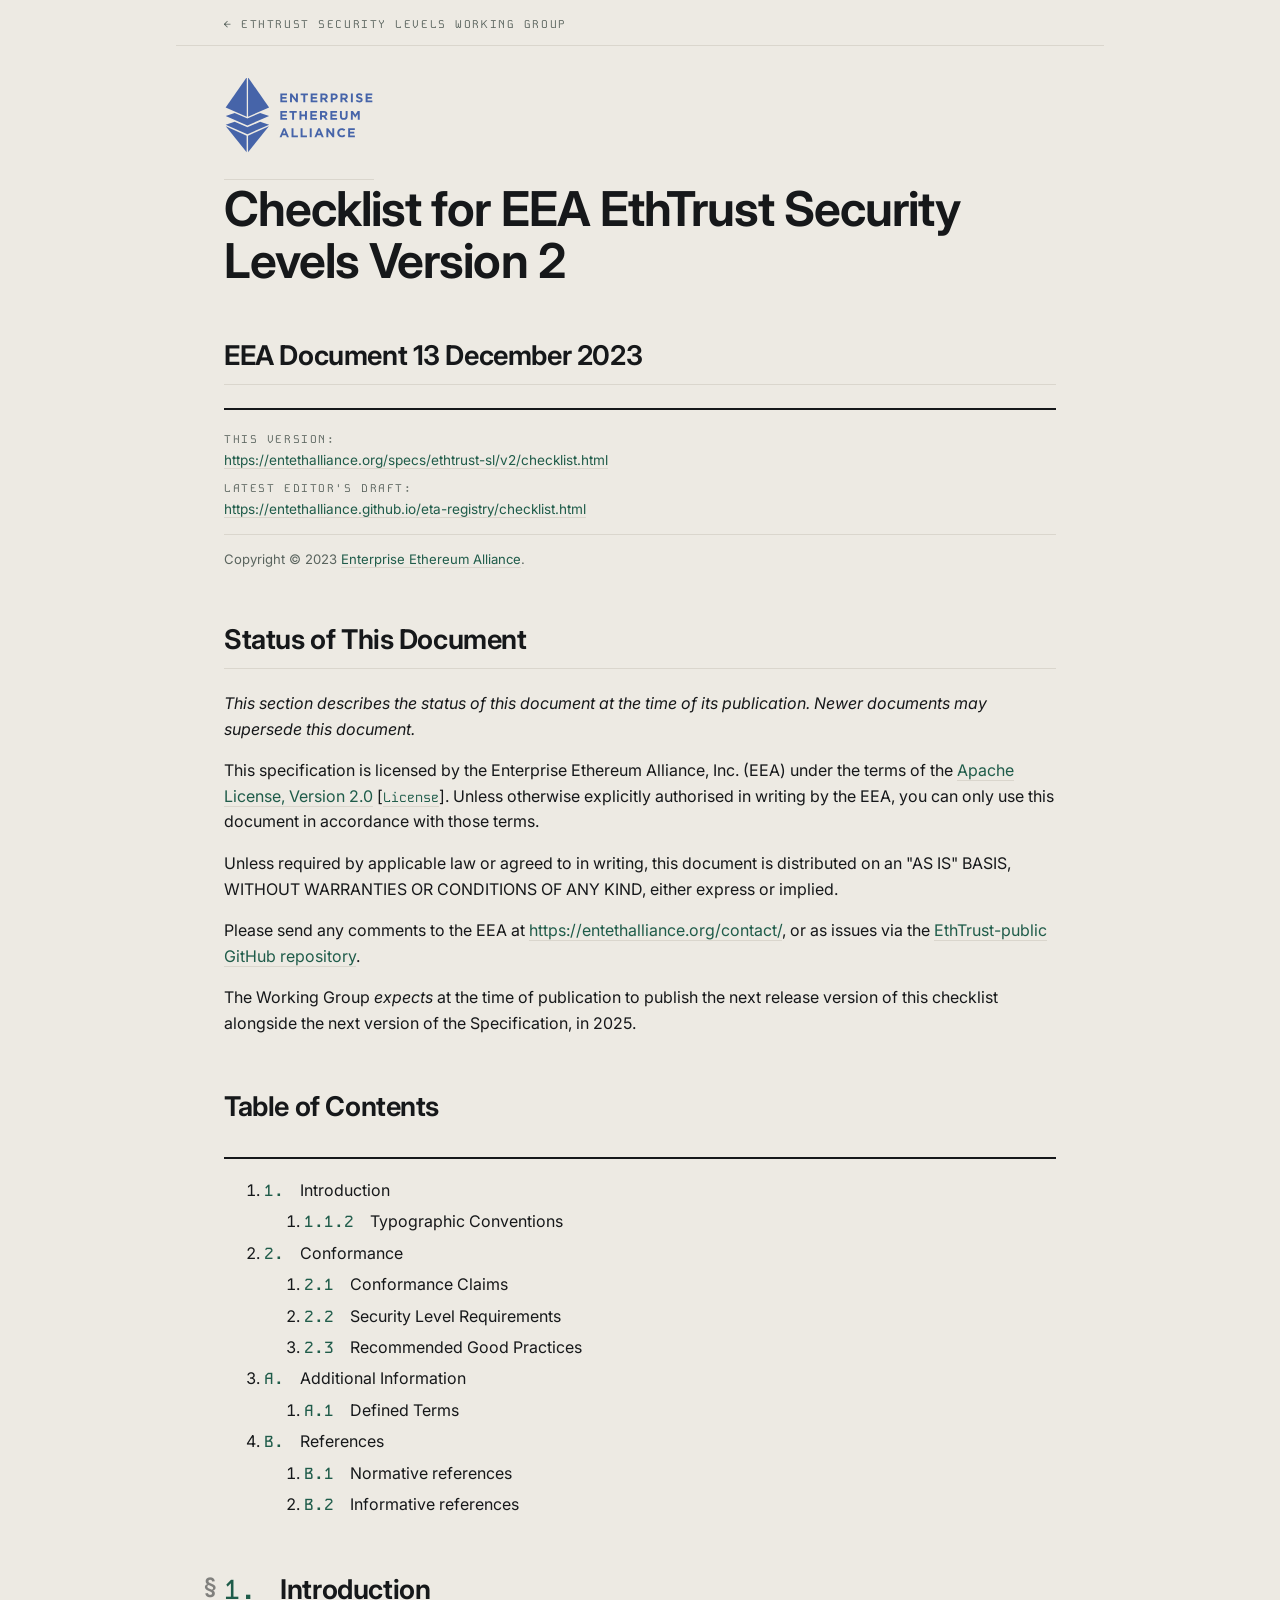
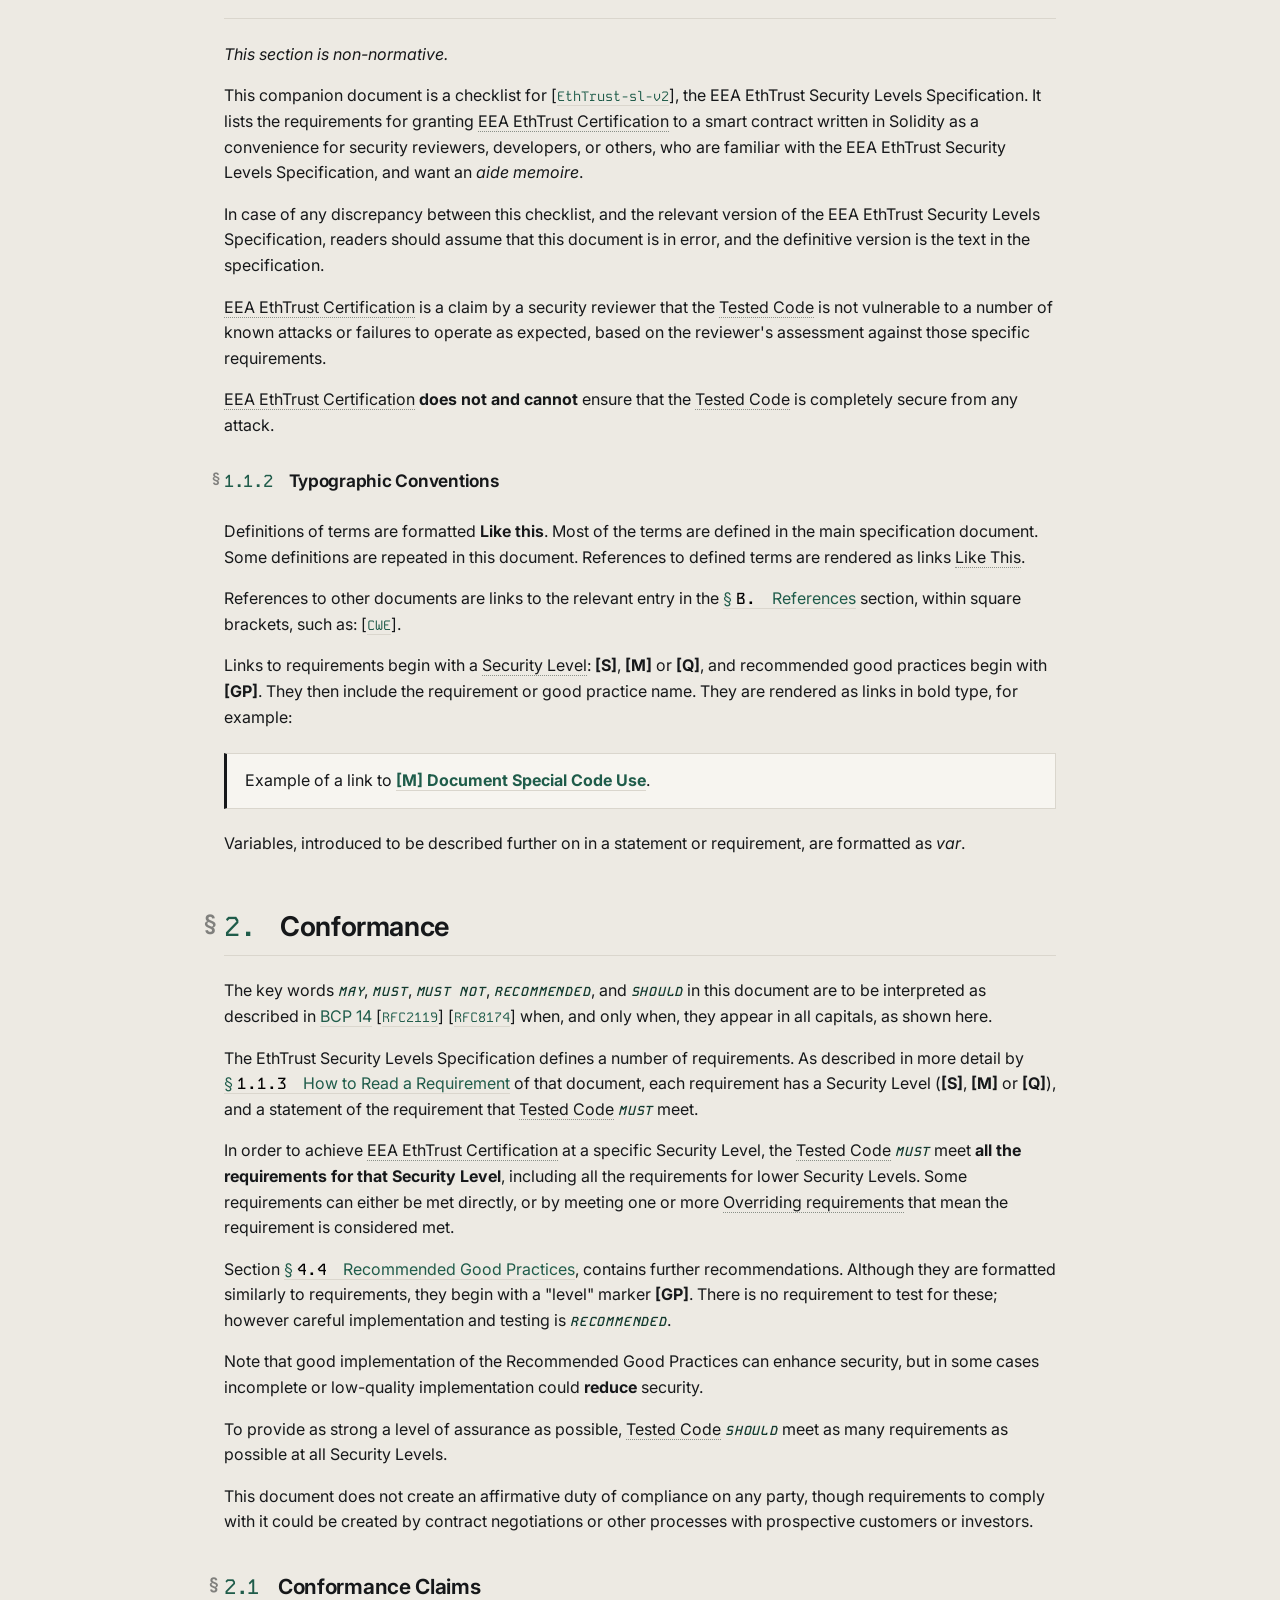
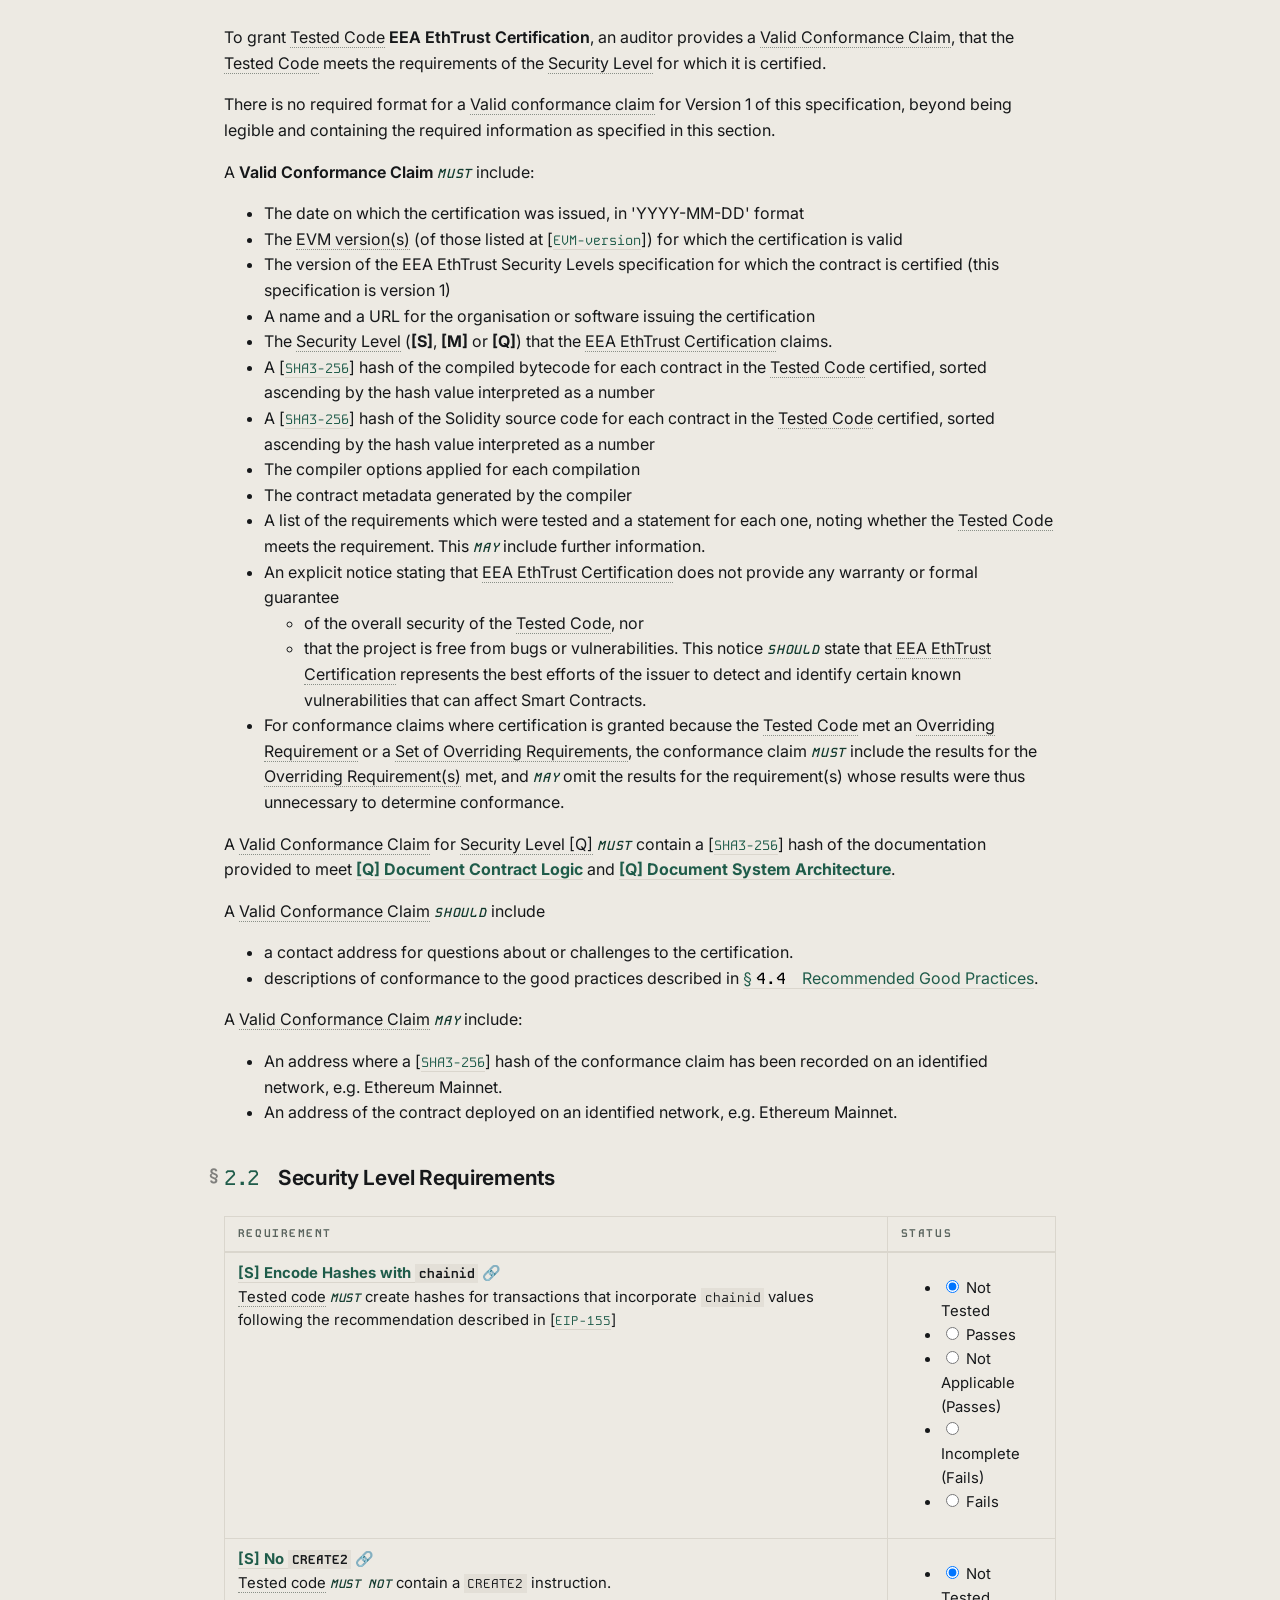
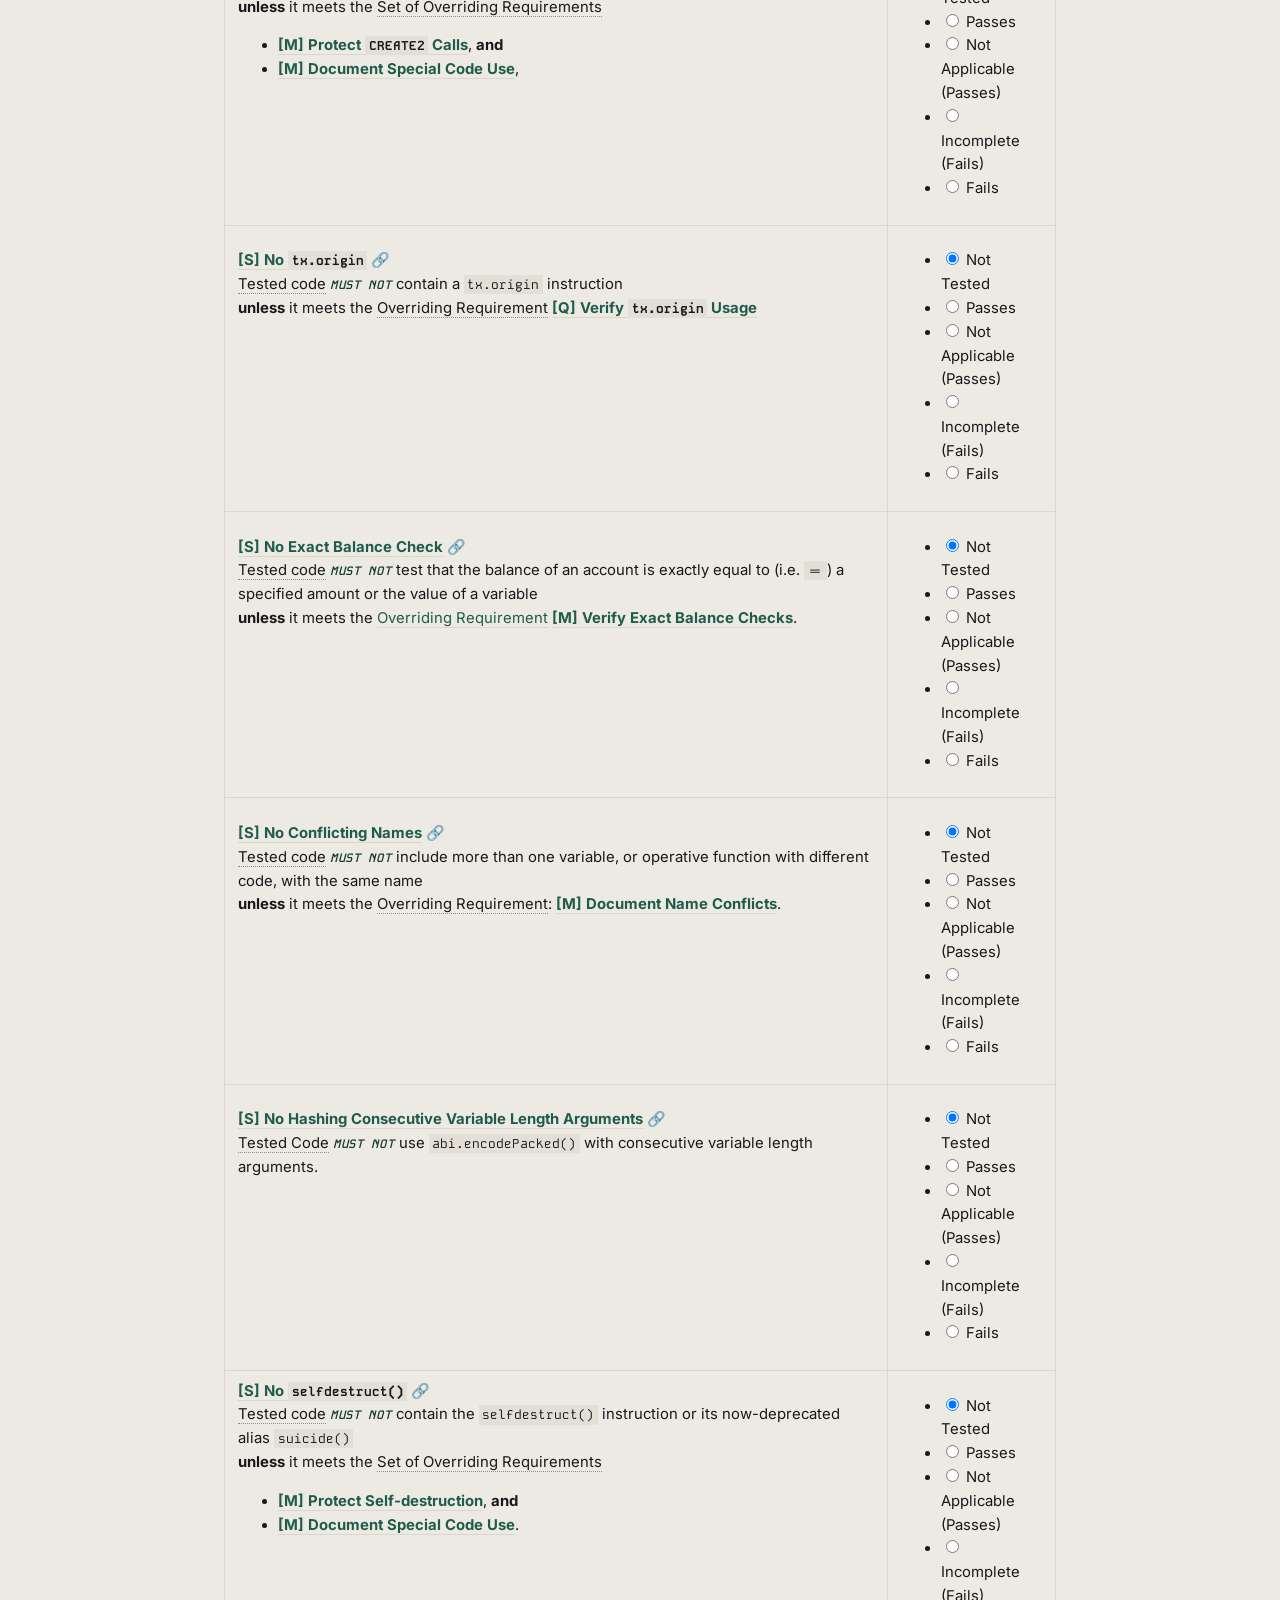
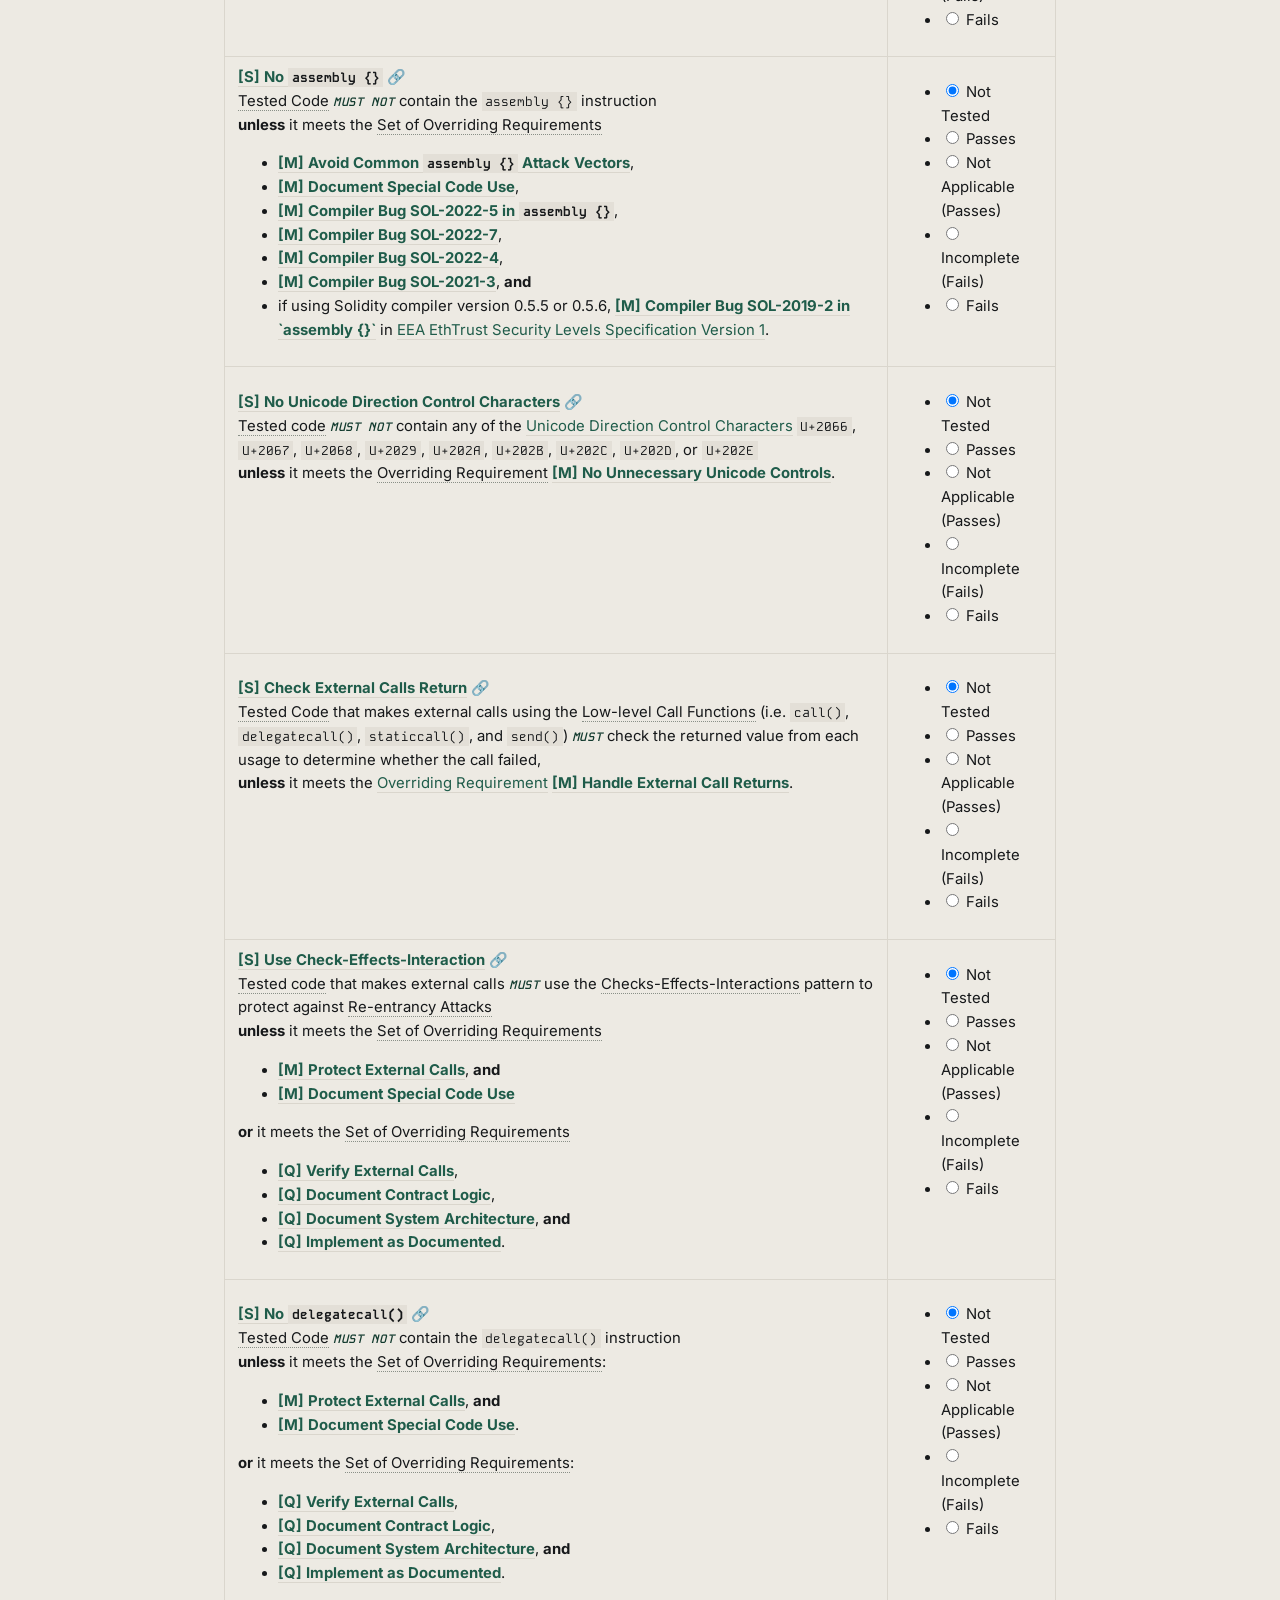
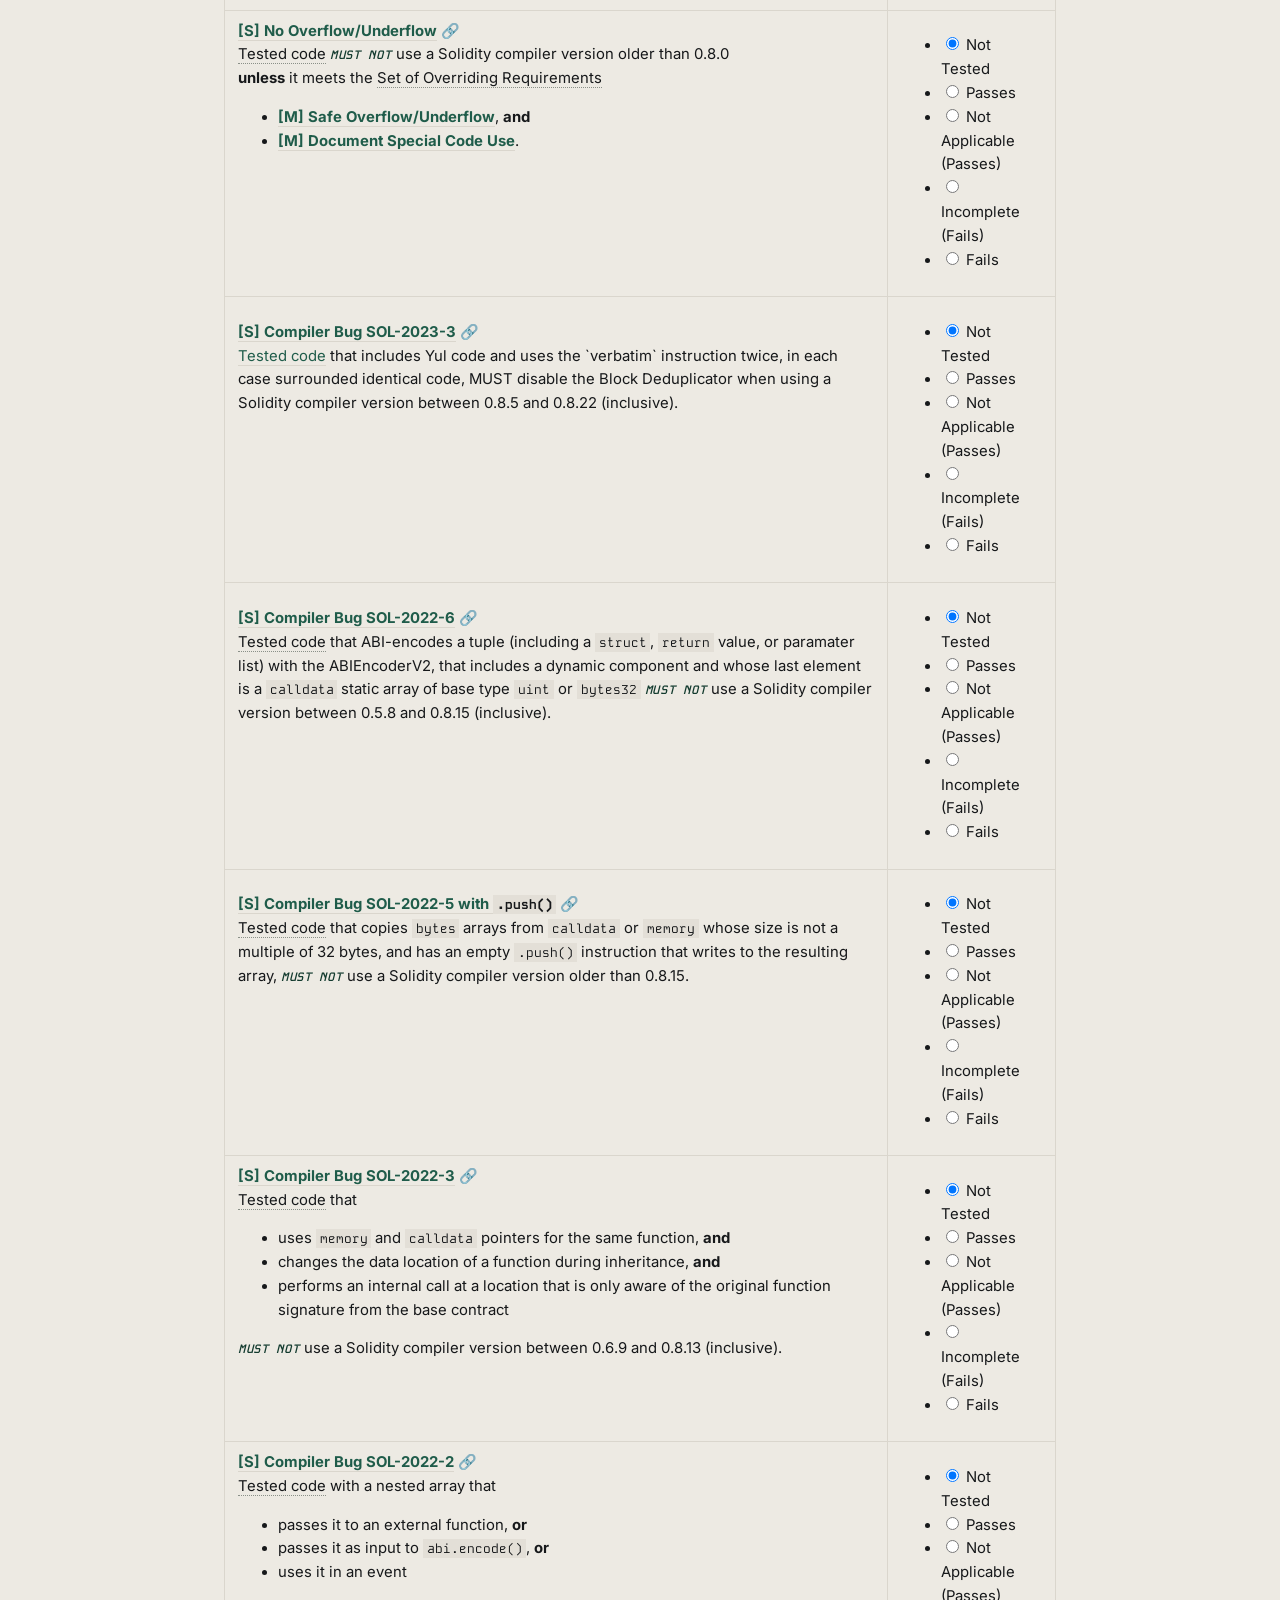
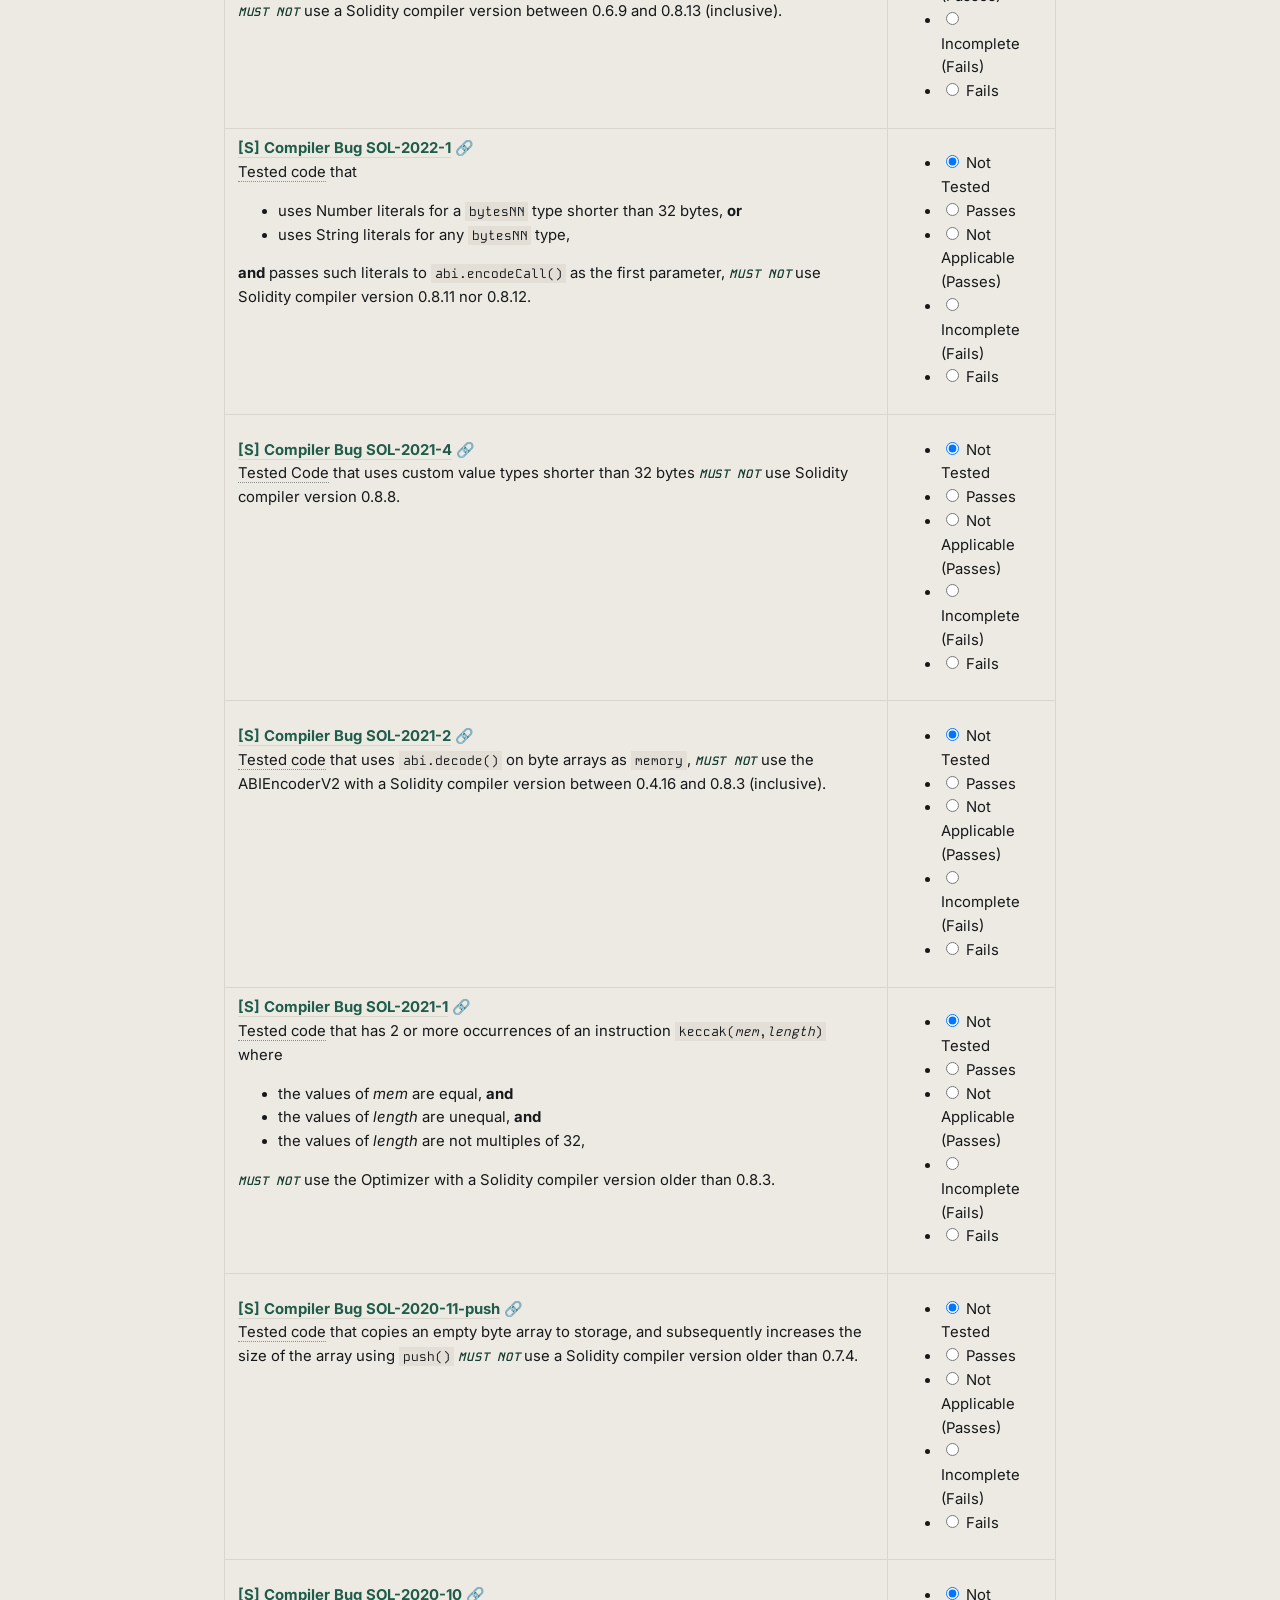
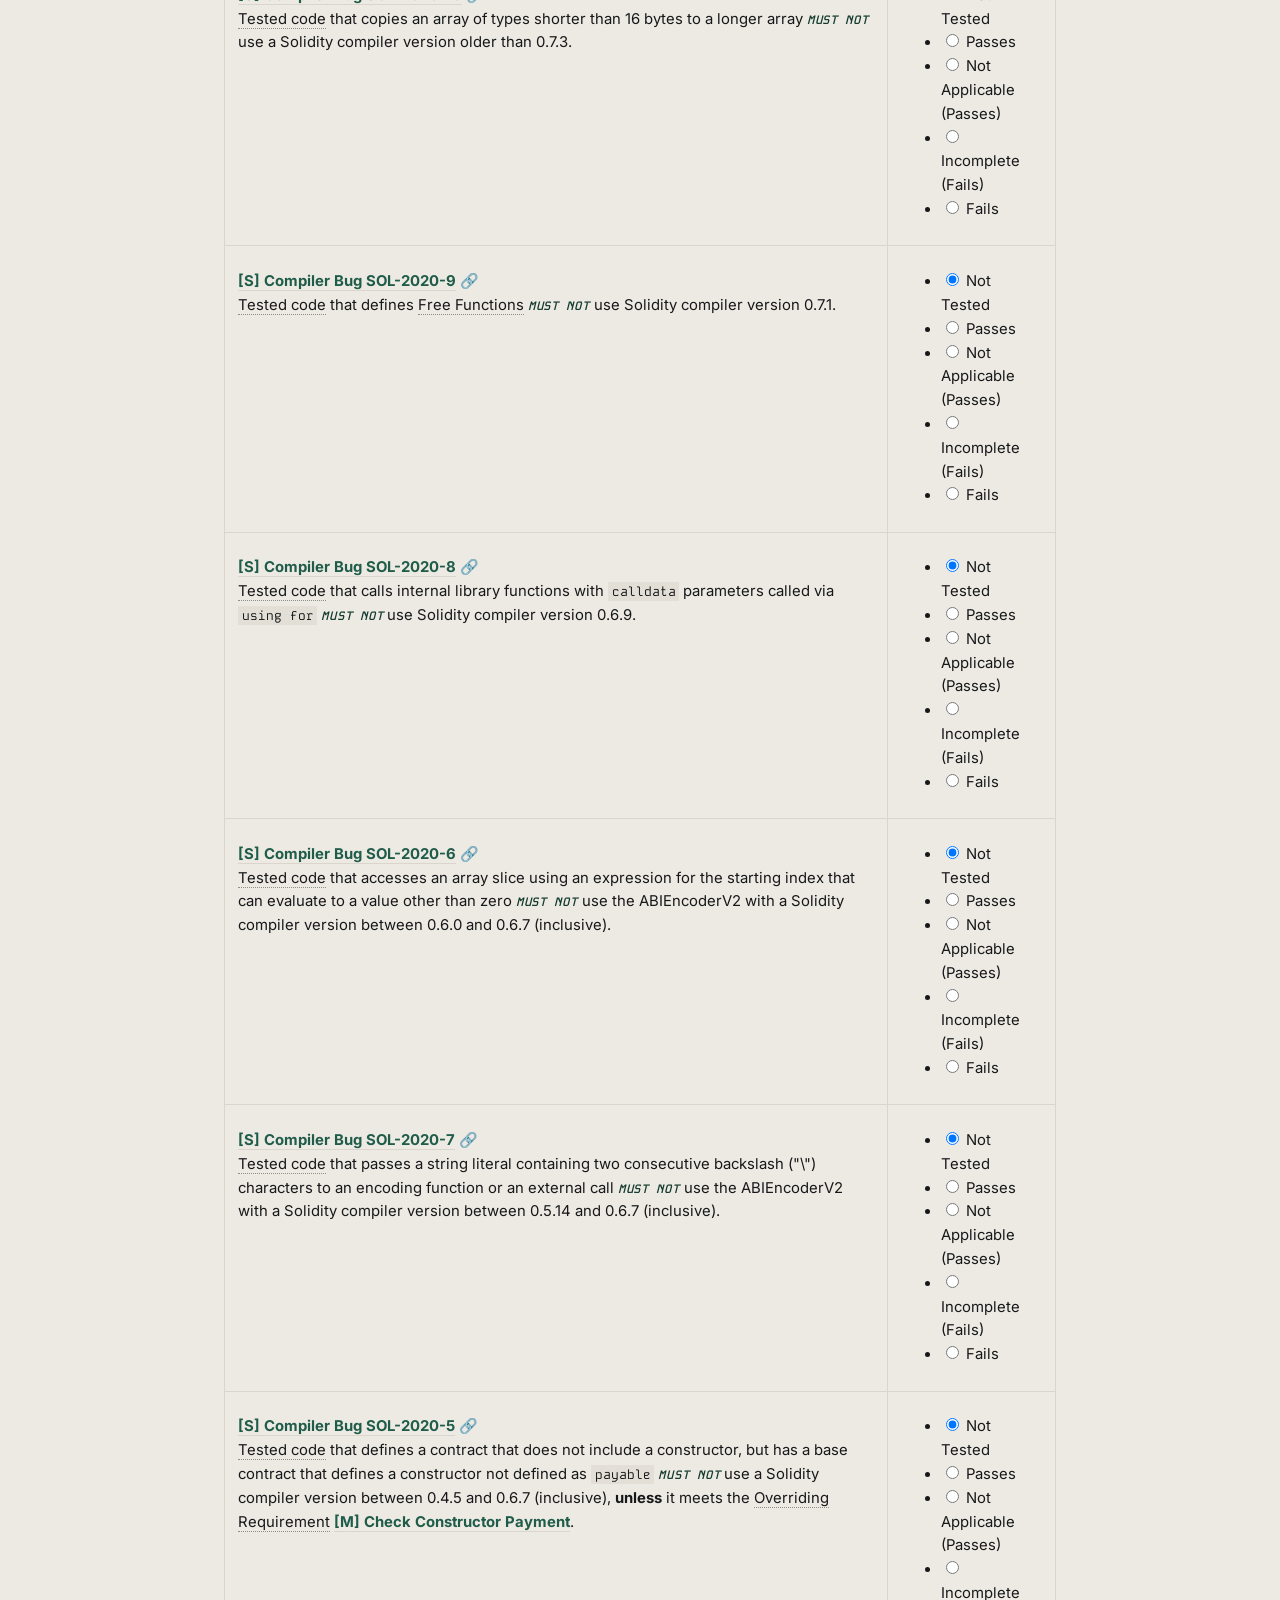
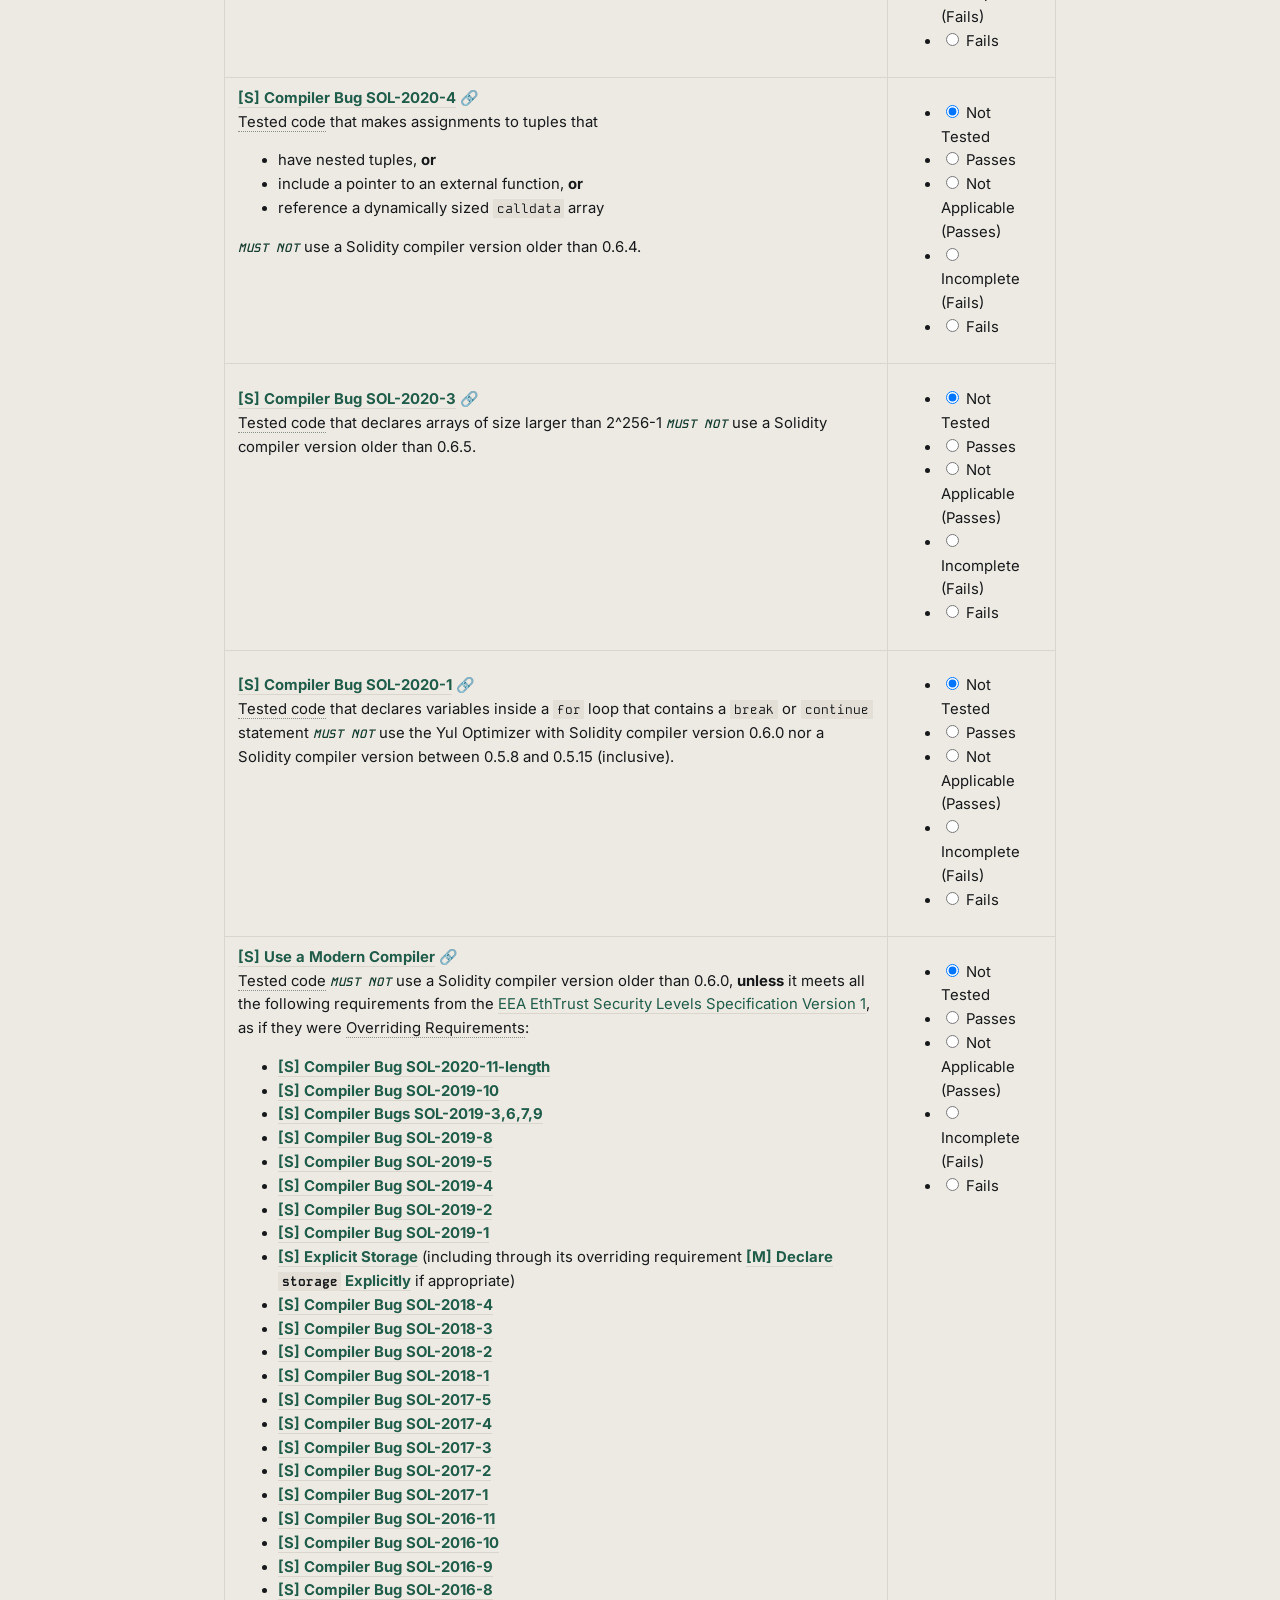
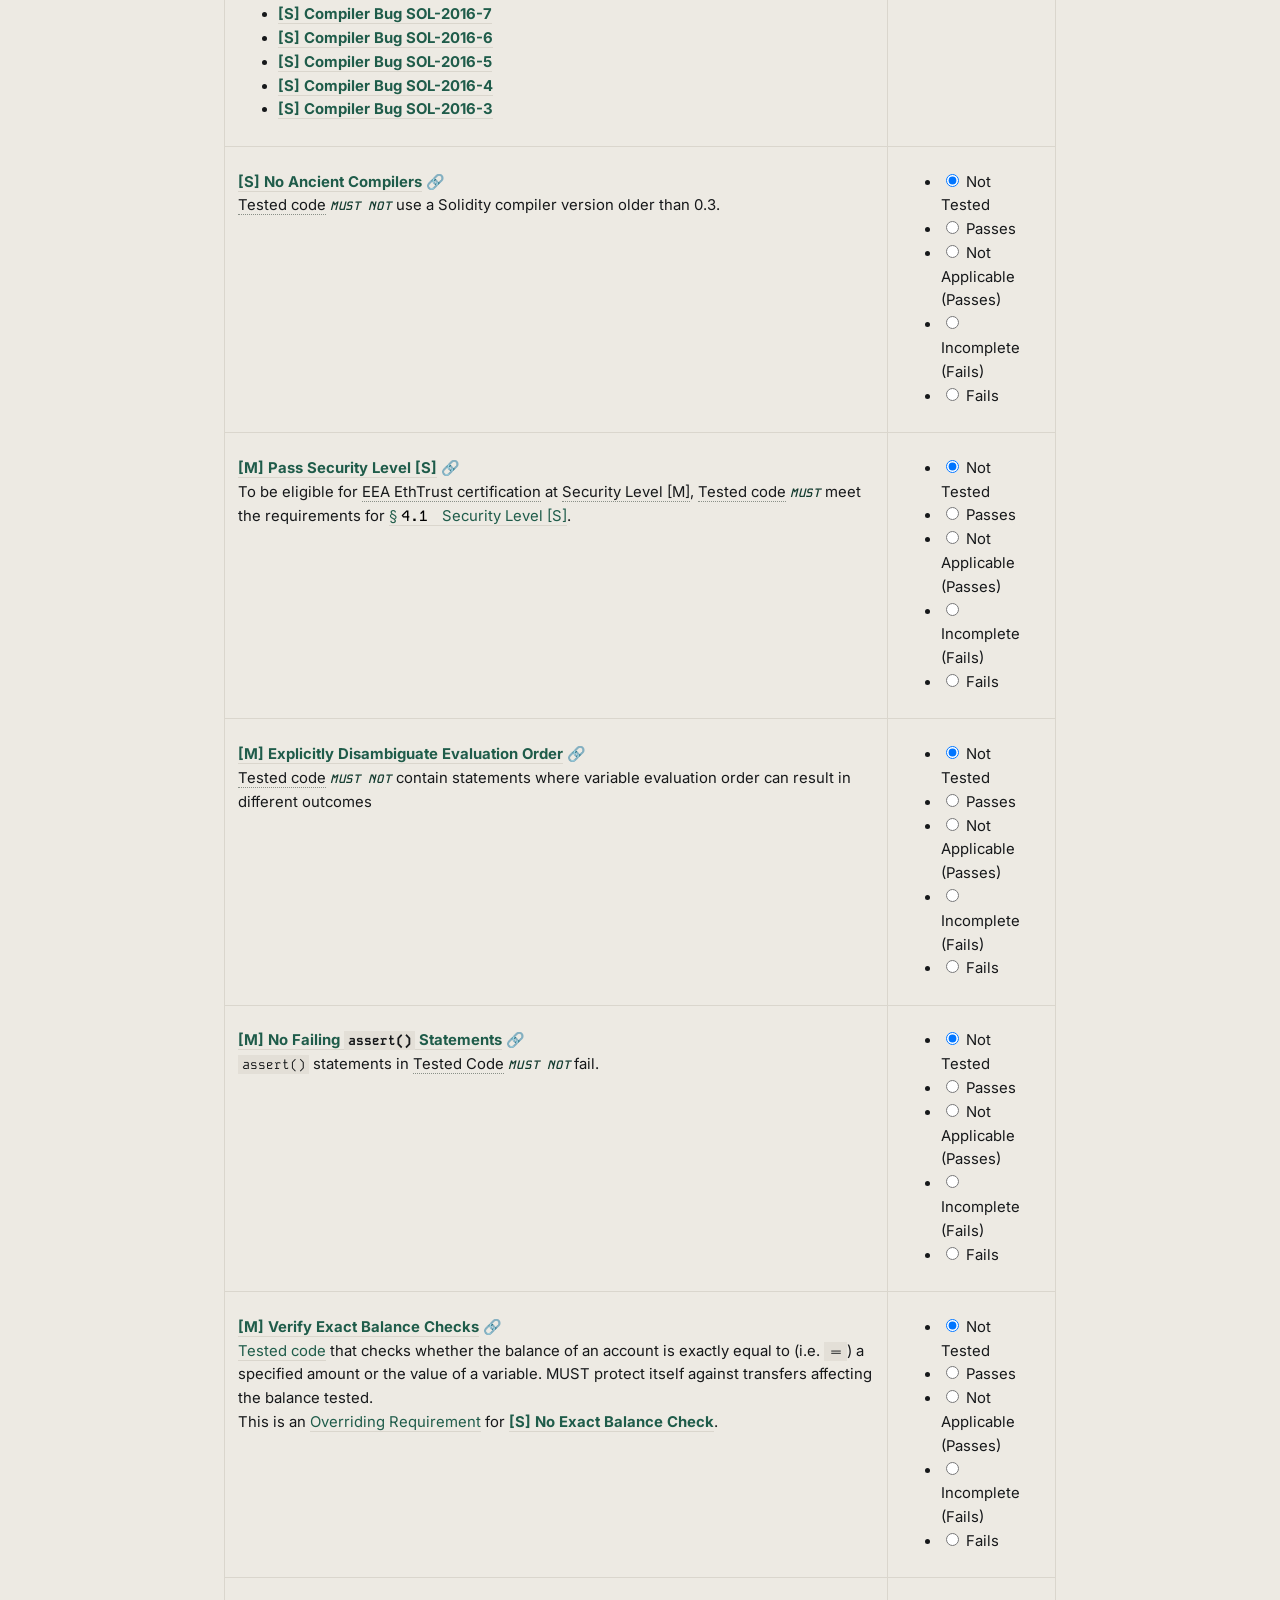
<file: docs/spec/v2/checklist.html>
<!DOCTYPE html><html lang="en"><head><meta charset="utf-8"><meta name="generator" content="ReSpec 24.34.0"><meta name="viewport" content="width=device-width, initial-scale=1, shrink-to-fit=no"><style>/* --- EXAMPLES --- */
span.example-title {
    text-transform: none;
}
aside.example, div.example, div.illegal-example {
    padding: 0.5em;
    margin: 1em 0;
    position: relative;
    clear: both;
}
aside.example, div.example {
    padding: .5em;
    border-left-width: .5em;
    border-left-style: solid;
    border-color: #e0cb52;
    background: #fcfaee;
}

aside.example div.example {
    border-left-width: .1em;
    border-color: #999;
    background: #fff;
}
aside.example div.example span.example-title {
    color: #999;
}

.warning > p:first-child { margin-top: 0 }
.warning {
    padding: .5em;
    border-left-width: .5em;
    border-left-style: solid;
}
span.warning { padding: .1em .5em .15em; }

.warning {
    border-color: #f11;
    border-width: .2em;
    border-style: solid;
    background: #fbe9e9;
}

.warning-title:before{
    content: "⚠"; /*U+26A0 WARNING SIGN*/
    font-size: 1.3em;
    float: left;
    padding-right: .3em;
    margin-top: -0.3em;
}


</style>

<title>Checklist for EEA EthTrust Security Levels Version 2</title>




<style>
table, th, td {
    border: 1px solid black;
    border-collapse: collapse;
}
th, td {
    padding: 5px;
}
li.conjunction {list-style-type: none; font-weight: bolder; text-transform: uppercase;}

*[id^=req-1]:not(.removed), .reqEx-1 { border: 1px purple solid; background-color: #dff; padding: 0.5em }
*[id^=req-2]:not(.removed), .reqEx-2 { border: 1px purple double; background-color: #dff; padding: 0.5em }
*[id^=req-3]:not(.removed) { border: 3px purple dashed; background-color: #dff; padding: 0.5em }
*[id^=req-R]:not(.removed) { border: 3px gold dashed; background-color: #def; padding: 0.5em }

</style>

<style id="respec-mainstyle">/*****************************************************************
 * ReSpec 3 CSS
 * Robin Berjon - http://berjon.com/
 *****************************************************************/



/* Override code highlighter background */
.hljs {
  background: transparent !important;
}

/* --- INLINES --- */
h1 abbr,
h2 abbr,
h3 abbr,
h4 abbr,
h5 abbr,
h6 abbr,
a abbr {
  border: none;
}

dfn {
  font-weight: bold;
}

a.internalDFN {
  color: inherit;
  border-bottom: 1px solid #99c;
  text-decoration: none;
}

a.externalDFN {
  color: inherit;
  border-bottom: 1px dotted #ccc;
  text-decoration: none;
}

a.bibref {
  text-decoration: none;
}



#references :target {
  background: #eaf3ff;
  animation: pop 0.4s ease-in-out 0s 1;
}

cite .bibref {
  font-style: normal;
}

code {
  color: #c83500;
}

th code {
  color: inherit;
}


/* --- TOC --- */

.toc a,
.tof a {
  text-decoration: none;
}

a .secno,
a .figno {
  color: #000;
}

ul.tof,
ol.tof {
  list-style: none outside none;
}

.caption {
  margin-top: 0.5em;
  font-style: italic;
}

/* --- TABLE --- */

table.simple {
  border-spacing: 0;
  border-collapse: collapse;
  border-bottom: 3px solid #005a9c;
}

.simple th {
  background: #005a9c;
  color: #fff;
  padding: 3px 5px;
  text-align: left;
}

.simple th a {
  color: #fff;
  padding: 3px 5px;
  text-align: left;
}

.simple th[scope="row"] {
  background: inherit;
  color: inherit;
  border-top: 1px solid #ddd;
}

.simple td {
  padding: 3px 10px;
  border-top: 1px solid #ddd;
}

.simple tr:nth-child(even) {
  background: #f0f6ff;
}

/* --- DL --- */

.section dd > p:first-child {
  margin-top: 0;
}

.section dd > p:last-child {
  margin-bottom: 0;
}

.section dd {
  margin-bottom: 1em;
}

.section dl.attrs dd,
.section dl.eldef dd {
  margin-bottom: 0;
}

#issue-summary > ul,
.respec-dfn-list {
  column-count: 2;
}

#issue-summary li,
.respec-dfn-list li {
  list-style: none;
}



a[href].self-link:hover {
  opacity: 1;
  text-decoration: none;
  background-color: transparent;
}

h2,
h3,
h4,
h5,
h6 {
  position: relative;
}

aside.example .marker > a.self-link {
  color: inherit;
}

h2 > a.self-link,
h3 > a.self-link,
h4 > a.self-link,
h5 > a.self-link,
h6 > a.self-link {
  border: none;
  color: inherit;
  font-size: 83%;
  height: 2em;
  left: -1.6em;
  opacity: 0.5;
  position: absolute;
  text-align: center;
  text-decoration: none;
  top: 0;
  transition: opacity 0.2s;
  width: 2em;
}

h2 > a.self-link::before,
h3 > a.self-link::before,
h4 > a.self-link::before,
h5 > a.self-link::before,
h6 > a.self-link::before {
  content: "§";
  display: block;
}

@media (max-width: 767px) {
  dd {
    margin-left: 0;
  }

  /* Don't position self-link in headings off-screen */
  h2 > a.self-link,
  h3 > a.self-link,
  h4 > a.self-link,
  h5 > a.self-link,
  h6 > a.self-link {
    left: auto;
    top: auto;
  }
}

@media print {
  .removeOnSave {
    display: none;
  }
}

/*
github.com style (c) Vasily Polovnyov <vast@whiteants.net>
*/

.hljs {
  display: block;
  overflow-x: auto;
  padding: 0.5em;
  color: #333;
  background: #f8f8f8;
}

.hljs-comment,
.hljs-quote {
  color: #998;
  font-style: italic;
}

.hljs-keyword,
.hljs-selector-tag,
.hljs-subst {
  color: #333;
  font-weight: bold;
}

.hljs-number,
.hljs-literal,
.hljs-variable,
.hljs-template-variable,
.hljs-tag .hljs-attr {
  color: #008080;
}

.hljs-string,
.hljs-doctag {
  color: #d14;
}

.hljs-title,
.hljs-section,
.hljs-selector-id {
  color: #900;
  font-weight: bold;
}

.hljs-subst {
  font-weight: normal;
}

.hljs-type,
.hljs-class .hljs-title {
  color: #458;
  font-weight: bold;
}

.hljs-tag,
.hljs-name,
.hljs-attribute {
  color: #000080;
  font-weight: normal;
}

.hljs-regexp,
.hljs-link {
  color: #009926;
}

.hljs-symbol,
.hljs-bullet {
  color: #990073;
}

.hljs-built_in,
.hljs-builtin-name {
  color: #0086b3;
}

.hljs-meta {
  color: #999;
  font-weight: bold;
}

.hljs-deletion {
  background: #fdd;
}

.hljs-addition {
  background: #dfd;
}

.hljs-emphasis {
  font-style: italic;
}

.hljs-strong {
  font-weight: bold;
}

var {
  position: relative;
  cursor: pointer;
}


</style>
<link href="https://www.w3.org/StyleSheets/TR/2016/base.css" rel="stylesheet">
<meta name="description" content="This document is a checklist for the EEA EthTrust Security Levels Specification,
Version 2"><link rel="stylesheet" href="../ethtrust-editorial-spec.css">

<!-- EEA-PAGES Analytics (GT-PL9524M) -->
<script async src="https://www.googletagmanager.com/gtag/js?id=GT-PL9524M"></script>
<script>
  window.dataLayer = window.dataLayer || [];
  function gtag(){dataLayer.push(arguments);}
  gtag('js', new Date());
  gtag('config', 'GT-PL9524M');
</script>
<link rel="canonical" href="https://entethalliance.github.io/wg-ethtrust-site/spec/v2/checklist.html">
</head>

<body class="h-entry">
<div class="ethtrust-return"><a href="https://entethalliance.github.io/wg-ethtrust-site/">&#8592; EthTrust Security Levels Working Group</a></div>
<div class="head">
      <a class="logo" href=""><img id="eea-logo" alt="EEA" width="180" height="90" src="eea_logo.svg"></a> <h1 id="title" class="title p-name">Checklist for EEA EthTrust Security Levels Version 2</h1>

      <h2>
        EEA Document
        <time class="dt-published" datetime="2023-12-13">13 December 2023</time>
      </h2>
      <dl>
        <dt>This version:</dt><dd><a href="https://entethalliance.org/specs/ethtrust-sl/v2/checklist.html">https://entethalliance.org/specs/ethtrust-sl/v2/checklist.html</a></dd>

        <dt>Latest editor's draft:</dt><dd><a href="https://entethalliance.github.io/eta-registry/checklist.html">https://entethalliance.github.io/eta-registry/checklist.html</a></dd>



      </dl>



      <p class="copyright">Copyright © 2023
      <a href="https://entethalliance.org/">Enterprise Ethereum Alliance</a>. </p>
      <hr title="Separator for header">
    </div>

<section id="sotd" class="introductory"><h2>Status of This Document</h2>
<p><em>This section describes the status of this document at the time of its publication. Newer documents may supersede this document.</em></p>
<p>This specification is licensed by the Enterprise Ethereum Alliance, Inc.
(<abbr>EEA</abbr>) under the terms of the
<a href="http://www.apache.org/licenses/LICENSE-2.0">Apache License, Version 2.0</a> [<cite><a class="bibref" href="#bib-license" title="Apache license version 2.0" data-link-type="biblio">License</a></cite>].
Unless otherwise explicitly authorised in writing by the EEA,
you can only use this document in accordance with those terms.</p>
<p>Unless required by applicable law or agreed to in writing, this document
is distributed on an "AS IS" BASIS, WITHOUT WARRANTIES OR CONDITIONS OF ANY KIND,
either express or implied.</p>


<p>Please send any comments to the EEA at
<a href="https://entethalliance.org/contact/">https://entethalliance.org/contact/</a>, or as issues via the
<a href="https://github.com/EntEthAlliance/EthTrust-public/issues/">EthTrust-public GitHub repository</a>.</p>

<p>The Working Group <em>expects</em> at the time of publication to publish the next release version of this checklist alongside the next version
of the Specification, in 2025.</p>
    </section>

    <nav id="toc"><h2 class="introductory" id="table-of-contents">Table of Contents</h2><ol class="toc">
<li class="tocline"><a class="tocxref" href="#sec-introduction"><bdi class="secno">1. </bdi>Introduction</a><ol class="toc">

<li class="tocline"><a class="tocxref" href="#sec-typographic-conventions"><bdi class="secno">1.1.2 </bdi>Typographic Conventions</a></li></ol></li>
<li class="tocline"><a class="tocxref" href="#conformance"><bdi class="secno">2. </bdi>Conformance</a><ol class="toc">
<li class="tocline"><a class="tocxref" href="#sec-conformance-claims"><bdi class="secno">2.1 </bdi>Conformance Claims</a></li>
<li class="tocline"><a class="tocxref" href="#sec-summary-of-requirements"><bdi class="secno">2.2 </bdi>Security Level Requirements</a></li>
<li class="tocline"><a class="tocxref" href="#sec-summary-recommended"><bdi class="secno">2.3 </bdi>Recommended Good Practices</a></li></ol></li>
<li class="tocline"><a class="tocxref" href="#sec-additional-information"><bdi class="secno">A. </bdi>Additional Information</a><ol class="toc">
<li class="tocline"><a class="tocxref" href="#sec-definitions"><bdi class="secno">A.1 </bdi>Defined Terms</a></li></ol></li>
<li class="tocline"><a class="tocxref" href="#references"><bdi class="secno">B. </bdi>References</a><ol class="toc">
<li class="tocline"><a class="tocxref" href="#normative-references"><bdi class="secno">B.1 </bdi>Normative references</a></li>
<li class="tocline"><a class="tocxref" href="#informative-references"><bdi class="secno">B.2 </bdi>Informative references</a></li></ol></li></ol></nav>


<section id="sec-introduction" class="informative"><h2 id="x1-introduction"><bdi class="secno">1. </bdi>Introduction<a class="self-link" aria-label="§" href="#sec-introduction"></a></h2>
<p><em>This section is non-normative.</em></p>
<p>This companion document is a checklist for [<cite><a class="bibref" href="#bib-ethtrust-sl-v2" title="EEA EthTrust Security Levels Specification, Version 2" data-link-type="biblio">EthTrust-sl-v2</a></cite>], the EEA EthTrust Security Levels Specification.
It lists the requirements for granting <a href="#dfn-eea-ethtrust-certification" class="internalDFN" data-link-type="dfn">EEA EthTrust Certification</a> to a smart contract written in Solidity as a convenience for security reviewers, developers,
or others, who are familiar with the EEA EthTrust Security Levels Specification, and want an <i>aide memoire</i>.</p>

<p>In case of any discrepancy between this checklist, and the relevant version of the
EEA EthTrust Security Levels Specification,
readers should assume that this document is in error, and the definitive version is the text in the specification.</p>

<p><a href="#dfn-eea-ethtrust-certification" class="internalDFN" data-link-type="dfn">EEA EthTrust Certification</a> is a claim by a security reviewer that the <a href="index.html#dfn-tested-code" class="internalDFN" data-link-type="dfn">Tested Code</a>
is not vulnerable to a number of known attacks or failures to operate as expected,
based on the reviewer's assessment against those specific requirements.</p>
<p><a href="#dfn-eea-ethtrust-certification" class="internalDFN" data-link-type="dfn">EEA EthTrust Certification</a>
<b>does not and cannot</b> ensure that the <a href="index.html#dfn-tested-code" class="internalDFN" data-link-type="dfn">Tested Code</a>
is completely secure from any attack.

<section id="sec-typographic-conventions"><h4 id="x1-1-2-typographic-conventions"><bdi class="secno">1.1.2 </bdi>Typographic Conventions<a class="self-link" aria-label="§" href="#sec-typographic-conventions"></a></h4>

<p>Definitions of terms are formatted <dfn data-dfn-type="dfn" id="dfn-like-this">Like this</dfn>.
  Most of the terms are defined in the main specification document. Some definitions are repeated in this document.
  References to defined terms are rendered as links
  <a href="index.html#dfn-like-this" class="internalDFN" data-link-type="dfn">Like This</a>.</p><p>References to other documents are links to the relevant entry
in the <a href="#references" class="sec-ref">§&nbsp;<bdi class="secno">B. </bdi>References</a> section, within square brackets, such as: [<cite><a class="bibref" href="#bib-cwe" title="Common Weakness Enumeration" data-link-type="biblio">CWE</a></cite>].</p>
<p>Links to requirements begin with a <a href="index.html#dfn-security-levels" class="internalDFN" data-link-type="dfn">Security Level</a>: <b>[S]</b>, <b>[M]</b>
or <b>[Q]</b>, and recommended good practices begin with <b>[GP]</b>. They then include
the requirement or good practice name. They are rendered as links in bold type, for example:</p>
<p class="example">Example of a link to <a href="#summ-req-2-documented"><b>[M] Document Special Code Use</b></a>.</p>
<p>Variables, introduced to be described further on in a statement or requirement, are formatted as
<var>var</var>.</p></section>

 </section>
</section>
<section id="conformance"><h2 id="x2-conformance"><bdi class="secno">2. </bdi>Conformance<a class="self-link" aria-label="§" href="#conformance"></a></h2>
<p>
            The key words <em class="rfc2119">MAY</em>, <em class="rfc2119">MUST</em>, <em class="rfc2119">MUST NOT</em>, <em class="rfc2119">RECOMMENDED</em>, and <em class="rfc2119">SHOULD</em> in this document
            are to be interpreted as described in
            <a href="https://tools.ietf.org/html/bcp14">BCP 14</a>
            [<cite><a class="bibref" href="#bib-rfc2119" title="Key words for use in RFCs to Indicate Requirement Levels" data-link-type="biblio">RFC2119</a></cite>]
            [<cite><a class="bibref" href="#bib-rfc8174" title="Ambiguity of Uppercase vs Lowercase in RFC 2119 Key Words" data-link-type="biblio">RFC8174</a></cite>] when, and only when, they appear
            in all capitals, as shown here.
          </p>
<p>The EthTrust Security Levels Specification defines a number of requirements. As described in more detail by
<a href="index.html#sec-reading-requirements" class="sec-ref">§&nbsp;<bdi class="secno">1.1.3 </bdi>How to Read a Requirement</a> of that document, each requirement
has a Security Level (<b>[S]</b>, <b>[M]</b> or <b>[Q]</b>), and a statement of the requirement that
<a href="index.html#dfn-tested-code" class="internalDFN" data-link-type="dfn">Tested Code</a> <em class="rfc2119" title="MUST">MUST</em> meet.</p>
<p>In order to achieve <a href="#dfn-eea-ethtrust-certification" class="internalDFN" data-link-type="dfn">EEA EthTrust Certification</a> at a specific Security Level, the
  <a href="index.html#dfn-tested-code" class="internalDFN" data-link-type="dfn">Tested Code</a> <em class="rfc2119" title="MUST">MUST</em> meet <b>all the requirements for that Security Level</b>,
including all the requirements for lower Security Levels. Some requirements can either be
met directly, or by meeting one or more <a href="index.html#dfn-overriding-requirement" class="internalDFN" data-link-type="dfn">Overriding requirements</a>
that mean the requirement is considered met.</p>
<p>Section <a href="#sec-good-practice-recommendations" class="sec-ref">§&nbsp;<bdi class="secno">4.4 </bdi>Recommended Good Practices</a>,
contains further recommendations. Although they are formatted similarly to requirements,
they begin with a "level" marker <b>[GP]</b>. There is no requirement to test for these;
however careful implementation and testing is <em class="rfc2119" title="RECOMMENDED">RECOMMENDED</em>.</p>
<p>Note that good implementation of the Recommended Good Practices can enhance security,
but in some cases incomplete or low-quality implementation could <strong>reduce</strong> security.</p>
<p>To provide as strong a level of assurance as possible, <a href="index.html#dfn-tested-code" class="internalDFN" data-link-type="dfn">Tested Code</a> <em class="rfc2119" title="MUST">SHOULD</em> meet as many requirements as possible at all Security Levels.</p>
<p>This document does not create an affirmative duty of compliance on any party, though
requirements to comply with it could be created by contract negotiations
or other processes with prospective customers or investors.</p>
<section id="sec-conformance-claims"><h3 id="x2-1-conformance-claims"><bdi class="secno">2.1 </bdi>Conformance Claims<a class="self-link" aria-label="§" href="#sec-conformance-claims"></a></h3>
<p>To grant <a href="index.html#dfn-tested-code" class="internalDFN" data-link-type="dfn">Tested Code</a>
<dfn data-dfn-type="dfn" id="dfn-eea-ethtrust-certification">EEA EthTrust Certification</dfn>,
an auditor provides a <a href="#dfn-valid-conformance-claim" class="internalDFN" data-link-type="dfn">Valid Conformance Claim</a>, that the <a href="index.html#dfn-tested-code" class="internalDFN" data-link-type="dfn">Tested Code</a>
  meets the requirements of the <a href="index.html#dfn-security-levels" class="internalDFN" data-link-type="dfn">Security Level</a> for which it is certified.</p>
<p>There is no required format for a <a href="#dfn-valid-conformance-claim" class="internalDFN" data-link-type="dfn">Valid conformance claim</a> for Version 1 of this
specification, beyond being legible and containing the required information
as specified in this section.</p>

<p>A <dfn data-dfn-type="dfn" data-plurals="valid conformance claims" id="dfn-valid-conformance-claim">Valid Conformance Claim</dfn> <em class="rfc2119" title="MUST">MUST</em> include:</p><ul>
<li>The date on which the certification was issued, in 'YYYY-MM-DD' format</li>
<li>The <a href="index.html#dfn-evm-version" class="internalDFN" data-link-type="dfn">EVM version(s)</a> (of those listed at [<cite><a class="bibref" href="#bib-evm-version" title="Using the Compiler - Solidity Documentation. (§Targets)" data-link-type="biblio">EVM-version</a></cite>]) for which the certification is valid</li>
<li>The version of the EEA EthTrust Security Levels specification
for which the contract is certified (this specification is version 1)</li>
<li>A name and a URL for the organisation or software issuing the certification</li>
<li>The <a href="index.html#dfn-security-levels" class="internalDFN" data-link-type="dfn">Security Level</a> (<b>[S]</b>, <b>[M]</b> or <b>[Q]</b>) that the
<a href="#dfn-eea-ethtrust-certification" class="internalDFN" data-link-type="dfn">EEA EthTrust Certification</a>
claims.</li>
<li>A [<cite><a class="bibref" href="#bib-sha3-256" title="FIPS 202 - SHA-3 Standard: Permutation-Based Hash and Extendable-Output Functions" data-link-type="biblio">SHA3-256</a></cite>] hash of the compiled bytecode for each contract in the <a href="index.html#dfn-tested-code" class="internalDFN" data-link-type="dfn">Tested Code</a> certified,
sorted ascending by the hash value interpreted as a number</li>
<li>A [<cite><a class="bibref" href="#bib-sha3-256" title="FIPS 202 - SHA-3 Standard: Permutation-Based Hash and Extendable-Output Functions" data-link-type="biblio">SHA3-256</a></cite>] hash of the Solidity source code for each contract in the <a href="index.html#dfn-tested-code" class="internalDFN" data-link-type="dfn">Tested Code</a> certified,
sorted ascending by the hash value interpreted as a number</li>
<li>The compiler options applied for each compilation</li>
<li>The contract metadata generated by the compiler</li>
<li>A list of the requirements which were tested and a statement for each one,
noting whether the <a href="index.html#dfn-tested-code" class="internalDFN" data-link-type="dfn">Tested Code</a> meets the requirement.
This <em class="rfc2119" title="MAY">MAY</em> include further information.</li>
<li>An explicit notice stating that <a href="#dfn-eea-ethtrust-certified" class="internalDFN" data-link-type="dfn">EEA EthTrust Certification</a> does not provide any warranty or formal guarantee<ul>
<li>of the overall security of the <a href="#dfn-tested-code" class="internalDFN" data-link-type="dfn">Tested Code</a>, nor</li>
<li>that the project is free from bugs or vulnerabilities.
This notice <em class="rfc2119" title="SHOULD">SHOULD</em> state that <a href="#dfn-eea-ethtrust-certified" class="internalDFN" data-link-type="dfn">EEA EthTrust Certification</a> represents the best efforts of the issuer
to detect and identify certain known vulnerabilities that can affect Smart Contracts.</li>
</ul>
</li>
<li>For conformance claims where certification is granted
because the <a href="index.html#dfn-tested-code" class="internalDFN" data-link-type="dfn">Tested Code</a> met an <a href="index.html#dfn-overriding-requirement" class="internalDFN" data-link-type="dfn">Overriding Requirement</a> or a
  <a href="index.html#dfn-sets-of-overriding-requirements" class="internalDFN" data-link-type="dfn">Set of Overriding Requirements</a>, the conformance claim <em class="rfc2119" title="MUST">MUST</em> include the results
for the <a href="index.html#dfn-overriding-requirement" class="internalDFN" data-link-type="dfn">Overriding Requirement(s)</a> met, and <em class="rfc2119" title="MAY">MAY</em> omit the results for the
requirement(s) whose results were thus unnecessary to determine conformance.</li>
</ul>
<p>A <a href="#dfn-valid-conformance-claim" class="internalDFN" data-link-type="dfn">Valid Conformance Claim</a> for <a href="index.html#dfn-security-level-q" class="internalDFN" data-link-type="dfn">Security Level [Q]</a> <em class="rfc2119" title="MUST">MUST</em> contain
a [<cite><a class="bibref" href="#bib-sha3-256" title="FIPS 202 - SHA-3 Standard: Permutation-Based Hash and Extendable-Output Functions" data-link-type="biblio">SHA3-256</a></cite>] hash of the documentation provided to meet
<a href="#summ-req-3-documented"><strong>[Q] Document Contract Logic</strong></a> and
<a href="#summ-req-3-document-system"><strong>[Q] Document System Architecture</strong></a>.</p>
<p>A <a href="#dfn-valid-conformance-claim" class="internalDFN" data-link-type="dfn">Valid Conformance Claim</a> <em class="rfc2119" title="SHOULD">SHOULD</em> include</p><ul>
<li>a contact address for questions about or challenges to the certification.</li>
<li>descriptions of conformance to the good practices described in <a href="#sec-good-practice-recommendations" class="sec-ref">§&nbsp;<bdi class="secno">4.4 </bdi>Recommended Good Practices</a>.</li>
</ul>
<p>A <a href="#dfn-valid-conformance-claim" class="internalDFN" data-link-type="dfn">Valid Conformance Claim</a> <em class="rfc2119" title="MAY">MAY</em> include:</p><ul>
<li>An address where a [<cite><a class="bibref" href="#bib-sha3-256" title="FIPS 202 - SHA-3 Standard: Permutation-Based Hash and Extendable-Output Functions" data-link-type="biblio">SHA3-256</a></cite>] hash of the conformance claim has been recorded
on an identified network, e.g. Ethereum Mainnet.</li>
<li>An address of the contract deployed on an identified network, e.g. Ethereum Mainnet.</li>
</ul>
</section>

<section id="sec-summary-of-requirements"><h3 id="a-2-summary-of-requirements"><bdi class="secno">2.2 </bdi>Security Level Requirements<a class="self-link" aria-label="§" href="#sec-summary-of-requirements"></a></h3>

<table>
  <thead>
    <tr><th>Requirement</th><th>Status</th></tr>
  </thead>
  <tr>
    <td>
<div id="summ-req-1-eip155-chainid"><a href="index.html#req-1-eip155-chainid"><b>[S] Encode Hashes with <code>chainid</code></b></a><b><a href="#summ-req-1-eip155-chainid" class="selflink"> 🔗 </a></b><br>
<a href="index.html#dfn-tested-code" class="internalDFN" data-link-type="dfn">Tested code</a> <em class="rfc2119" title="MUST">MUST</em> create hashes for transactions that incorporate <code>chainid</code> values
following the recommendation described in [<cite><a class="bibref" href="#bib-eip-155" title="Simple Replay Attack Protection" data-link-type="biblio">EIP-155</a></cite>]</p></div>
</td>
<td>

  <ul>
    <li><input type="radio" name="req-1-eip155-chainid" id="req-1-eip155-chainid-NT" value="NT" checked />
      <label for="req-1-eip155-chainid-NT">Not Tested</label></li>
    <li><input type="radio" name="req-1-eip155-chainid" id="req-1-eip155-chainid-P" value="Pass">
  <label for="req-1-eip155-chainid-P">Passes</label></li>
    <li><input type="radio" name="req-1-eip155-chainid" id="req-1-eip155-chainid-NA" value="NA">
  <label for="req-1-eip155-chainid-NA">Not Applicable (Passes)</label></li>
    <li><input type="radio" name="req-1-eip155-chainid" id="req-1-eip155-chainid-INC" value="Incomplete">
  <label for="req-1-eip155-chainid-INC">Incomplete (Fails)</label></li>
    <li><input type="radio" name="req-1-eip155-chainid" id="req-1-eip155-chainid-F" value="Fail">
  <label for="req-1-eip155-chainid-F">Fails</label></li>
  </ul>
</td>
</tr>
<tr>
  <td>
<div id="summ-req-1-no-create2"><a href="index.html#req-1-no-create2"><b>[S] No <code>CREATE2</code></b></a><b><a href="#summ-req-1-no-create2" class="selflink"> 🔗 </a></b><br>
<a href="index.html#dfn-tested-code" class="internalDFN" data-link-type="dfn">Tested code</a> <em class="rfc2119" title="MUST NOT">MUST NOT</em> contain a <code>CREATE2</code> instruction.
    <br><b>unless</b> it meets the <a href="index.html#dfn-sets-of-overriding-requirements" class="internalDFN" data-link-type="dfn">Set of Overriding Requirements</a></p>
<ul>
<li><a href="#summ-req-2-protect-create2"><b>[M] Protect <code>CREATE2</code> Calls</b></a>, <b>and</b></li>
<li><a href="#summ-req-2-documented"><b>[M] Document Special Code Use</b></a>,</li>
</ul></div>

</td>
<td>

  <ul>
    <li><input type="radio" name="req-1-no-create2" id="req-1-no-create2-NT" value="NT" checked>
  <label for="req-1-no-create2-NT">Not Tested</label></li>
    <li><input type="radio" name="req-1-no-create2" id="req-1-no-create2-P" value="Pass">
  <label for="req-1-no-create2-P">Passes</label></li>
    <li><input type="radio" name="req-1-no-create2" id="req-1-no-create2-NA" value="NA">
  <label for="req-1-no-create2-NA">Not Applicable (Passes)</label></li>
    <li><input type="radio" name="req-1-no-create2" id="req-1-no-create2-INC" value="Incomplete">
  <label for="req-1-no-create2-INC">Incomplete (Fails)</label></li>
    <li><input type="radio" name="req-1-no-create2" id="req-1-no-create2-F" value="Fail">
  <label for="req-1-no-create2-F">Fails</label></li>
  </ul>
</td>
</tr>
<tr>
  <td>
<p id="summ-req-1-no-tx.origin">
<a href="index.html#req-1-no-tx.origin"><b>[S] No <code>tx.origin</code></b></a><b><a href="#summ-req-1-no-tx.origin" class="selflink"> 🔗 </a></b><br>
<a href="index.html#dfn-tested-code" class="internalDFN" data-link-type="dfn">Tested code</a> <em class="rfc2119" title="MUST NOT">MUST NOT</em> contain a <code>tx.origin</code> instruction
  <br><b>unless</b> it meets the <a href="index.html#dfn-overriding-requirement" class="internalDFN" data-link-type="dfn">Overriding Requirement</a>
<a href="#summ-req-3-verify-tx.origin"><b>[Q] Verify <code>tx.origin</code> Usage</b></a></p>

</td>
<td>

  <ul>
    <li><input type="radio" name="req-1-no-tx.origin" id="req-1-no-tx.origin-NT" value="NT" checked>
  <label for="req-1-no-tx.origin-NT">Not Tested</label></li>
    <li><input type="radio" name="req-1-no-tx.origin" id="req-1-no-tx.origin-P" value="Pass">
  <label for="req-1-no-tx.origin-P">Passes</label></li>
    <li><input type="radio" name="req-1-no-tx.origin" id="req-1-no-tx.origin-NA" value="NA">
  <label for="req-1-no-tx.origin-NA">Not Applicable (Passes)</label></li>
    <li><input type="radio" name="req-1-no-tx.origin" id="req-1-no-tx.origin-INC" value="Incomplete">
  <label for="req-1-no-tx.origin-INC">Incomplete (Fails)</label></li>
    <li><input type="radio" name="req-1-no-tx.origin" id="req-1-no-tx.origin-F" value="Fail">
  <label for="req-1-no-tx.origin-F">Fails</label></li>
  </ul>
</td>
</tr>
<tr>
  <td>
<p id="summ-req-1-exact-balance-check">
<a href="index.html#req-1-exact-balance-check"><b>[S] No Exact Balance Check</b></a><b><a href="#summ-req-1-exact-balance-check" class="selflink"> 🔗 </a></b><br>
<a href="index.html#dfn-tested-code" class="internalDFN" data-link-type="dfn">Tested code</a> <em class="rfc2119" title="MUST NOT">MUST NOT</em> test that the balance of an account is exactly equal to
(i.e. <code>==</code>) a specified amount or the value of a variable
<br><b>unless</b> it meets the <a>Overriding Requirement</a>
<a href="#summ-req-2-verify-exact-balance-check"><b>[M] Verify Exact Balance Checks</b></a>.</p>

</td>
<td>

  <ul>
    <li><input type="radio" name="req-1-exact-balance-check" id="req-1-exact-balance-check-NT" value="NT" checked>
  <label for="req-1-exact-balance-check-NT">Not Tested</label></li>
    <li><input type="radio" name="req-1-exact-balance-check" id="req-1-exact-balance-check-P" value="Pass">
  <label for="req-1-exact-balance-check-P">Passes</label></li>
    <li><input type="radio" name="req-1-exact-balance-check" id="req-1-exact-balance-check-NA" value="NA">
  <label for="req-1-exact-balance-check-NA">Not Applicable (Passes)</label></li>
    <li><input type="radio" name="req-1-exact-balance-check" id="req-1-exact-balance-check-INC" value="Incomplete">
  <label for="req-1-exact-balance-check-INC">Incomplete (Fails)</label></li>
    <li><input type="radio" name="req-1-exact-balance-check" id="req-1-exact-balance-check-F" value="Fail">
  <label for="req-1-exact-balance-check-F">Fails</label></li>
  </ul>
</td>
</tr>
<tr>
  <td>
<p id="summ-req-1-inheritance-conflict">
<a href="index.html#req-1-inheritance-conflict"><b>[S] No Conflicting Names</b></a><b><a href="#summ-req-1-inheritance-conflict" class="selflink"> 🔗 </a></b><br>
<a href="index.html#dfn-tested-code" class="internalDFN" data-link-type="dfn">Tested code</a> <em class="rfc2119" title="MUST NOT">MUST NOT</em> include more than one variable, or operative function with
different code, with the same name
<br><b>unless</b> it meets the
  <a href="index.html#dfn-overriding-requirement" class="internalDFN" data-link-type="dfn">Overriding Requirement</a>:
  <a href="#summ-req-2-safe-inheritance-order"><b>[M] Document Name Conflicts</b></a>.</p>

</td>
<td>

  <ul>
    <li><input type="radio" name="req-1-inheritance-conflict" id="req-1-inheritance-conflict-NT" value="NT" checked>
  <label for="req-1-inheritance-conflict-NT">Not Tested</label></li>
    <li><input type="radio" name="req-1-inheritance-conflict" id="req-1-inheritance-conflict-P" value="Pass">
  <label for="req-1-inheritance-conflict-P">Passes</label></li>
    <li><input type="radio" name="req-1-inheritance-conflict" id="req-1-inheritance-conflict-NA" value="NA">
  <label for="req-1-inheritance-conflict-NA">Not Applicable (Passes)</label></li>
    <li><input type="radio" name="req-1-inheritance-conflict" id="req-1-inheritance-conflict-INC" value="Incomplete">
  <label for="req-1-inheritance-conflict-INC">Incomplete (Fails)</label></li>
    <li><input type="radio" name="req-1-inheritance-conflict" id="req-1-inheritance-conflict-F" value="Fail">
  <label for="req-1-inheritance-conflict-F">Fails</label></li>
  </ul>
</td>
</tr>
<tr>
  <td>
<p id="summ-req-1-no-hashing-consecutive-variable-length-args">
<a href="index.html#req-1-no-hashing-consecutive-variable-length-args"><b>[S] No Hashing Consecutive Variable Length Arguments</b></a><b><a href="#summ-req-1-no-hashing-consecutive-variable-length-args" class="selflink"> 🔗 </a></b><br>
<a href="index.html#dfn-tested-code" class="internalDFN" data-link-type="dfn">Tested Code</a> <em class="rfc2119" title="MUST NOT">MUST NOT</em> use <code>abi.encodePacked()</code>
     with consecutive variable length arguments.</p>

</td>
<td>

  <ul>
    <li><input type="radio" name="req-1-no-hashing-consecutive-variable-length-args" id="req-1-no-hashing-consecutive-variable-length-args-NT" value="NT" checked>
  <label for="req-1-no-hashing-consecutive-variable-length-args-NT">Not Tested</label></li>
    <li><input type="radio" name="req-1-no-hashing-consecutive-variable-length-args" id="req-1-no-hashing-consecutive-variable-length-args-P" value="Pass">
  <label for="req-1-no-hashing-consecutive-variable-length-args-P">Passes</label></li>
    <li><input type="radio" name="req-1-no-hashing-consecutive-variable-length-args" id="req-1-no-hashing-consecutive-variable-length-args-NA" value="NA">
  <label for="req-1-no-hashing-consecutive-variable-length-args-NA">Not Applicable (Passes)</label></li>
    <li><input type="radio" name="req-1-no-hashing-consecutive-variable-length-args" id="req-1-no-hashing-consecutive-variable-length-args-INC" value="Incomplete">
  <label for="req-1-no-hashing-consecutive-variable-length-args-INC">Incomplete (Fails)</label></li>
    <li><input type="radio" name="req-1-no-hashing-consecutive-variable-length-args" id="req-1-no-hashing-consecutive-variable-length-args-F" value="Fail">
  <label for="req-1-no-hashing-consecutive-variable-length-args-F">Fails</label></li>
  </ul>
</td>
</tr>
<tr>
  <td>
<div id="summ-req-1-self-destruct"><a href="index.html#req-1-self-destruct"><b>[S] No <code>selfdestruct()</code></b></a><b><a href="#summ-req-1-self-destruct" class="selflink"> 🔗 </a></b><br>
<a href="index.html#dfn-tested-code" class="internalDFN" data-link-type="dfn">Tested code</a> <em class="rfc2119" title="MUST NOT">MUST NOT</em> contain the <code>selfdestruct()</code> instruction
or its now-deprecated alias <code>suicide()</code>
<br><b>unless</b> it meets the <a href="index.html#dfn-sets-of-overriding-requirements" class="internalDFN" data-link-type="dfn">Set of Overriding Requirements</a></p>
<ul>
<li><a href="#summ-req-2-self-destruct"><b>[M] Protect Self-destruction</b></a>, <b>and</b>
</li>
<li><a href="#summ-req-2-documented"><b>[M] Document Special Code Use</b></a>.</li>
</ul>
</div>

</td>
<td>

  <ul>
    <li><input type="radio" name="req-1-self-destruct" id="req-1-self-destruct-NT" value="NT" checked>
  <label for="req-1-self-destruct-NT">Not Tested</label></li>
    <li><input type="radio" name="req-1-self-destruct" id="req-1-self-destruct-P" value="Pass">
  <label for="req-1-self-destruct-P">Passes</label></li>
    <li><input type="radio" name="req-1-self-destruct" id="req-1-self-destruct-NA" value="NA">
  <label for="req-1-self-destruct-NA">Not Applicable (Passes)</label></li>
    <li><input type="radio" name="req-1-self-destruct" id="req-1-self-destruct-INC" value="Incomplete">
  <label for="req-1-self-destruct-INC">Incomplete (Fails)</label></li>
    <li><input type="radio" name="req-1-self-destruct" id="req-1-self-destruct-F" value="Fail">
  <label for="req-1-self-destruct-F">Fails</label></li>
  </ul>
</td>
</tr>
<tr>
  <td>
<div id="summ-req-1-no-assembly"><a href="index.html#req-1-no-assembly"><b>[S] No <code>assembly {}</code></b></a><b><a href="#summ-req-1-no-assembly" class="selflink"> 🔗 </a></b><br>
<a href="index.html#dfn-tested-code" class="internalDFN" data-link-type="dfn">Tested Code</a> <em class="rfc2119" title="MUST NOT">MUST NOT</em> contain the <code>assembly {}</code> instruction
  <br><b>unless</b> it meets the <a href="index.html#dfn-sets-of-overriding-requirements" class="internalDFN" data-link-type="dfn">Set of Overriding Requirements</a></p>
<ul>
<li><a href="#summ-req-2-safe-assembly"><b>[M] Avoid Common <code>assembly {}</code> Attack Vectors</b></a>,</li>
<li><a href="#summ-req-2-documented"><b>[M] Document Special Code Use</b></a>,</li>
<li><a href="#summ-req-2-compiler-SOL-2022-5-assembly"><b>[M] Compiler Bug SOL-2022-5 in <code>assembly {}</code></b></a>,</li>
<li><a href="#summ-req-2-compiler-SOL-2022-7"><b>[M] Compiler Bug SOL-2022-7</b></a>,</li>
<li><a href="#summ-req-2-compiler-SOL-2022-4"><b>[M] Compiler Bug SOL-2022-4</b></a>,</li>
<li><a href="#summ-req-2-compiler-SOL-2021-3"><b>[M] Compiler Bug SOL-2021-3</b></a>, <b>and</b></li>
<li>if using Solidity compiler version 0.5.5 or 0.5.6,
  <a href="https://entethalliance.org/specs/ethtrust-sl/v1#req-2-compiler-SOL-2019-2-assembly"><b>[M]
  Compiler Bug SOL-2019-2 in `assembly {}`</b></a> in
  <a href="https://entethalliance.org/specs/ethtrust-sl/v1/">EEA EthTrust Security Levels Specification Version 1</a>.</li>
</ul>
</div>

</td>
<td>

  <ul>
    <li><input type="radio" name="req-1-no-assembly" id="req-1-no-assembly-NT" value="NT" checked>
  <label for="req-1-no-assembly-NT">Not Tested</label></li>
    <li><input type="radio" name="req-1-no-assembly" id="req-1-no-assembly-P" value="Pass">
  <label for="req-1-no-assembly-P">Passes</label></li>
    <li><input type="radio" name="req-1-no-assembly" id="req-1-no-assembly-NA" value="NA">
  <label for="req-1-no-assembly-NA">Not Applicable (Passes)</label></li>
    <li><input type="radio" name="req-1-no-assembly" id="req-1-no-assembly-INC" value="Incomplete">
  <label for="req-1-no-assembly-INC">Incomplete (Fails)</label></li>
    <li><input type="radio" name="req-1-no-assembly" id="req-1-no-assembly-F" value="Fail">
  <label for="req-1-no-assembly-F">Fails</label></li>
  </ul>
</td>
</tr>
<tr>
  <td>
<p id="summ-req-1-unicode-bdo">
<a href="index.html#req-1-unicode-bdo"><b>[S] No Unicode Direction Control Characters</b></a><b><a href="#summ-req-1-unicode-bdo" class="selflink"> 🔗 </a></b><br>
<a href="index.html#dfn-tested-code" class="internalDFN" data-link-type="dfn">Tested code</a> <em class="rfc2119" title="MUST NOT">MUST NOT</em> contain any of the <a href="index.html#dfn-unicode-direction-control-characters">Unicode Direction Control Characters</a>
<code>U+2066</code>, <code>U+2067</code>, <code>U+2068</code>, <code>U+2029</code>,
  <code>U+202A</code>, <code>U+202B</code>, <code>U+202C</code>, <code>U+202D</code>,
or <code>U+202E</code>
<br><b>unless</b> it meets the <a href="index.html#dfn-overriding-requirement" class="internalDFN" data-link-type="dfn">Overriding Requirement</a>
<a href="#summ-req-2-unicode-bdo"><b>[M] No Unnecessary Unicode Controls</b></a>.
</p>

</td>
<td>

  <ul>
    <li><input type="radio" name="req-1-unicode-bdo" id="req-1-unicode-bdo-NT" value="NT" checked>
  <label for="req-1-unicode-bdo-NT">Not Tested</label></li>
    <li><input type="radio" name="req-1-unicode-bdo" id="req-1-unicode-bdo-P" value="Pass">
  <label for="req-1-unicode-bdo-P">Passes</label></li>
    <li><input type="radio" name="req-1-unicode-bdo" id="req-1-unicode-bdo-NA" value="NA">
  <label for="req-1-unicode-bdo-NA">Not Applicable (Passes)</label></li>
    <li><input type="radio" name="req-1-unicode-bdo" id="req-1-unicode-bdo-INC" value="Incomplete">
  <label for="req-1-unicode-bdo-INC">Incomplete (Fails)</label></li>
    <li><input type="radio" name="req-1-unicode-bdo" id="req-1-unicode-bdo-F" value="Fail">
  <label for="req-1-unicode-bdo-F">Fails</label></li>
  </ul>
</td>
</tr>
<tr>
  <td>
    <p id="summ-req-1-check-return">
    <a href="index.html#req-1-check-return"><b>[S] Check External Calls Return</b></a><b><a href="#summ-req-1-check-return" class="selflink"> 🔗 </a></b><br>
    <a href="index.html#dfn-tested-code" class="internalDFN" data-link-type="dfn">Tested Code</a> that makes external calls using the <a href="index.html#dfn-low-level-call-functions" class="internalDFN" data-link-type="dfn">Low-level Call Functions</a> (i.e. <code>call()</code>,
    <code>delegatecall()</code>, <code>staticcall()</code>, and <code>send()</code>)
    <em class="rfc2119" title="MUST">MUST</em> check the returned value from each usage to determine whether the call failed,
    <br><b>unless</b> it meets the <a>Overriding Requirement</a>
    <a href="#summ-req-2-handle-return"><b>[M] Handle External Call Returns</b></a>.</p>

</td>
<td>

  <ul>
    <li><input type="radio" name="req-1-check-return" id="req-1-check-return-NT" value="NT" checked>
  <label for="req-1-check-return-NT">Not Tested</label></li>
    <li><input type="radio" name="req-1-check-return" id="req-1-check-return-P" value="Pass">
  <label for="req-1-check-return-P">Passes</label></li>
    <li><input type="radio" name="req-1-check-return" id="req-1-check-return-NA" value="NA">
  <label for="req-1-check-return-NA">Not Applicable (Passes)</label></li>
    <li><input type="radio" name="req-1-check-return" id="req-1-check-return-INC" value="Incomplete">
  <label for="req-1-check-return-INC">Incomplete (Fails)</label></li>
    <li><input type="radio" name="req-1-check-return" id="req-1-check-return-F" value="Fail">
  <label for="req-1-check-return-F">Fails</label></li>
  </ul>
</td>
</tr>
<tr>
  <td>
<div id="summ-req-1-use-c-e-i"><a href="index.html#req-1-use-c-e-i"><b>[S] Use Check-Effects-Interaction</b></a><b><a href="#summ-req-1-use-c-e-i" class="selflink"> 🔗 </a></b><br>

<a href="index.html#dfn-tested-code" class="internalDFN" data-link-type="dfn">Tested code</a> that makes external calls <em class="rfc2119" title="MUST">MUST</em> use the
  <a href="index.html#dfn-checks-effects-interactions" class="internalDFN" data-link-type="dfn">Checks-Effects-Interactions</a>
  pattern to protect against <a href="index.html#dfn-re-entrancy-attacks" class="internalDFN" data-link-type="dfn">Re-entrancy Attacks</a>
<br><b>unless</b> it meets the <a href="index.html#dfn-sets-of-overriding-requirements" class="internalDFN" data-link-type="dfn">Set of Overriding Requirements</a></p>
<ul>
<li><a href="#summ-req-2-external-calls"><b>[M] Protect External Calls</b></a>, <b>and</b></li>
<li><a href="#summ-req-2-documented"><b>[M] Document Special Code Use</b></a></li>
</ul>
<p><b>or</b> it meets the <a href="index.html#dfn-sets-of-overriding-requirements" class="internalDFN" data-link-type="dfn">Set of Overriding Requirements</a></p>
<ul>
<li><a href="#summ-req-3-external-calls"><b>[Q] Verify External Calls</b></a>,</li>
<li><a href="#summ-req-3-documented"><b>[Q] Document Contract Logic</b></a>,</li>
<li><a href="#summ-req-3-document-system"><b>[Q] Document System Architecture</b></a>, <b>and</b></li>
<li><a href="#summ-req-3-implement-as-documented"><b>[Q] Implement as Documented</b></a>.</li>
</ul>
</div>

</td>
<td>

  <ul>
    <li><input type="radio" name="req-1-use-c-e-i" id="req-1-use-c-e-i-NT" value="NT" checked>
  <label for="req-1-use-c-e-i-NT">Not Tested</label></li>
    <li><input type="radio" name="req-1-use-c-e-i" id="req-1-use-c-e-i-P" value="Pass">
  <label for="req-1-use-c-e-i-P">Passes</label></li>
    <li><input type="radio" name="req-1-use-c-e-i" id="req-1-use-c-e-i-NA" value="NA">
  <label for="req-1-use-c-e-i-NA">Not Applicable (Passes)</label></li>
    <li><input type="radio" name="req-1-use-c-e-i" id="req-1-use-c-e-i-INC" value="Incomplete">
  <label for="req-1-use-c-e-i-INC">Incomplete (Fails)</label></li>
    <li><input type="radio" name="req-1-use-c-e-i" id="req-1-use-c-e-i-F" value="Fail">
  <label for="req-1-use-c-e-i-F">Fails</label></li>
  </ul>
</td>
</tr>
<tr>
  <td>
<div id="summ-req-1-delegatecall">
  <p><a href="index.html#req-1-delegatecall"><b>[S] No <code>delegatecall()</code></b></a><b><a href="#summ-req-1-delegatecall" class="selflink"> 🔗 </a></b><br>
<a href="index.html#dfn-tested-code" class="internalDFN" data-link-type="dfn">Tested Code</a> <em class="rfc2119" title="MUST NOT">MUST NOT</em> contain the <code>delegatecall()</code> instruction
  <br><b>unless</b> it meets the <a href="index.html#dfn-sets-of-overriding-requirements" class="internalDFN" data-link-type="dfn">Set of Overriding Requirements</a>:</p>
  <ul>
    <li><a href="#summ-req-2-external-calls"><b>[M] Protect External Calls</b></a>, <b>and</b></li>
    <li><a href="#summ-req-2-documented"><b>[M] Document Special Code Use</b></a>.</li>
  </ul>
  <p><b>or</b> it meets the <a href="index.html#dfn-sets-of-overriding-requirements" class="internalDFN" data-link-type="dfn">Set of Overriding Requirements</a>:</p>
<ul>
<li><a href="#summ-req-3-external-calls"><b>[Q] Verify External Calls</b></a>,</li>
<li><a href="#summ-req-3-documented"><b>[Q] Document Contract Logic</b></a>,</li>
<li><a href="#summ-req-3-document-system"><b>[Q] Document System Architecture</b></a>, <b>and</b></li>
<li><a href="#summ-req-3-implement-as-documented"><b>[Q] Implement as Documented</b></a>.</li>
</ul>
</div>

</td>
<td>

  <ul>
    <li><input type="radio" name="req-1-delegatecall" id="req-1-delegatecall-NT" value="NT" checked>
  <label for="req-1-delegatecall-NT">Not Tested</label></li>
    <li><input type="radio" name="req-1-delegatecall" id="req-1-delegatecall-P" value="Pass">
  <label for="req-1-delegatecall-P">Passes</label></li>
    <li><input type="radio" name="req-1-delegatecall" id="req-1-delegatecall-NA" value="NA">
  <label for="req-1-delegatecall-NA">Not Applicable (Passes)</label></li>
    <li><input type="radio" name="req-1-delegatecall" id="req-1-delegatecall-INC" value="Incomplete">
  <label for="req-1-delegatecall-INC">Incomplete (Fails)</label></li>
    <li><input type="radio" name="req-1-delegatecall" id="req-1-delegatecall-F" value="Fail">
  <label for="req-1-delegatecall-F">Fails</label></li>
  </ul>
</td>
</tr>
<tr>
  <td>
<div id="summ-req-1-overflow-underflow"><a href="index.html#req-1-overflow-underflow"><b>[S] No Overflow/Underflow</b></a><b><a href="#summ-req-1-overflow-underflow" class="selflink"> 🔗 </a></b><br>
<a href="index.html#dfn-tested-code" class="internalDFN" data-link-type="dfn">Tested code</a> <em class="rfc2119" title="MUST NOT">MUST NOT</em> use a Solidity compiler version older than 0.8.0
  <br><b>unless</b> it meets the <a href="index.html#dfn-sets-of-overriding-requirements" class="internalDFN" data-link-type="dfn">Set of Overriding Requirements</a></p>
<ul>
<li><a href="#summ-req-2-overflow-underflow"><b>[M] Safe Overflow/Underflow</b></a>, <b>and</b></li>
<li><a href="#summ-req-2-documented"><b>[M] Document Special Code Use</b></a>.</li>
</ul>
</div>

</td>
<td>

  <ul>
    <li><input type="radio" name="req-1-overflow-underflow" id="req-1-overflow-underflow-NT" value="NT" checked>
  <label for="req-1-overflow-underflow-NT">Not Tested</label></li>
    <li><input type="radio" name="req-1-overflow-underflow" id="req-1-overflow-underflow-P" value="Pass">
  <label for="req-1-overflow-underflow-P">Passes</label></li>
    <li><input type="radio" name="req-1-overflow-underflow" id="req-1-overflow-underflow-NA" value="NA">
  <label for="req-1-overflow-underflow-NA">Not Applicable (Passes)</label></li>
    <li><input type="radio" name="req-1-overflow-underflow" id="req-1-overflow-underflow-INC" value="Incomplete">
  <label for="req-1-overflow-underflow-INC">Incomplete (Fails)</label></li>
    <li><input type="radio" name="req-1-overflow-underflow" id="req-1-overflow-underflow-F" value="Fail">
  <label for="req-1-overflow-underflow-F">Fails</label></li>
  </ul>
</td>
<tr>
  <td>
<p id="summ-req-1-compiler-SOL-2023-3">
<a href="index.html#req-1-compiler-SOL-2023-3"><b>[S] Compiler Bug SOL-2023-3</b><b><a href="#summ-req-1-compiler-SOL-2023-3" class="selflink"> 🔗 </a></b><br>
<a>Tested code</a> that includes Yul code and uses the `verbatim` instruction twice, in each case surrounded identical code,
MUST disable the Block Deduplicator when using a Solidity compiler version between 0.8.5 and 0.8.22 (inclusive).
</p>
</td>
<td>
  <ul>
    <li><input type="radio" name="req-1-compiler-SOL-2023-3" id="req-1-compiler-SOL-2023-3-NT" value="NT" checked>
  <label for="req-1-compiler-SOL-2023-3-NT">Not Tested</label></li>
    <li><input type="radio" name="req-1-compiler-SOL-2023-3" id="req-1-compiler-SOL-2023-3-P" value="Pass">
  <label for="req-1-compiler-SOL-2023-3-P">Passes</label></li>
    <li><input type="radio" name="req-1-compiler-SOL-2023-3" id="req-1-compiler-SOL-2023-3-NA" value="NA">
  <label for="req-1-compiler-SOL-2023-3-NA">Not Applicable (Passes)</label></li>
    <li><input type="radio" name="req-1-compiler-SOL-2023-3" id="req-1-compiler-SOL-2023-3-INC" value="Incomplete">
  <label for="req-1-compiler-SOL-2023-3-INC">Incomplete (Fails)</label></li>
    <li><input type="radio" name="req-1-compiler-SOL-2023-3" id="req-1-compiler-SOL-2023-3-F" value="Fail">
  <label for="req-1-compiler-SOL-2023-3-F">Fails</label></li>
  </ul>
</td>
</tr>
</tr>
<tr>
  <td>
<p id="summ-req-1-compiler-SOL-2022-6">
<a href="index.html#req-1-compiler-SOL-2022-6"><b>[S] Compiler Bug SOL-2022-6</b></a><b><a href="#summ-req-1-compiler-SOL-2022-6" class="selflink"> 🔗 </a></b><br>
<a href="index.html#dfn-tested-code" class="internalDFN" data-link-type="dfn">Tested code</a> that ABI-encodes a tuple (including a <code>struct</code>, <code>return</code> value, or paramater list)
with the ABIEncoderV2, that includes a dynamic component and whose last element is a
<code>calldata</code> static array of base type <code>uint</code> or <code>bytes32</code>
<em class="rfc2119" title="MUST NOT">MUST NOT</em> use a Solidity compiler version between 0.5.8 and 0.8.15 (inclusive).
</p>
</td>
<td>
  <ul>
    <li><input type="radio" name="req-1-compiler-SOL-2022-6" id="req-1-compiler-SOL-2022-6-NT" value="NT" checked>
  <label for="req-1-compiler-SOL-2022-6-NT">Not Tested</label></li>
    <li><input type="radio" name="req-1-compiler-SOL-2022-6" id="req-1-compiler-SOL-2022-6-P" value="Pass">
  <label for="req-1-compiler-SOL-2022-6-P">Passes</label></li>
    <li><input type="radio" name="req-1-compiler-SOL-2022-6" id="req-1-compiler-SOL-2022-6-NA" value="NA">
  <label for="req-1-compiler-SOL-2022-6-NA">Not Applicable (Passes)</label></li>
    <li><input type="radio" name="req-1-compiler-SOL-2022-6" id="req-1-compiler-SOL-2022-6-INC" value="Incomplete">
  <label for="req-1-compiler-SOL-2022-6-INC">Incomplete (Fails)</label></li>
    <li><input type="radio" name="req-1-compiler-SOL-2022-6" id="req-1-compiler-SOL-2022-6-F" value="Fail">
  <label for="req-1-compiler-SOL-2022-6-F">Fails</label></li>
  </ul>
</td>
</tr>
<tr>
  <td>
<p id="summ-req-1-compiler-SOL-2022-5-push">
<a href="index.html#req-1-compiler-SOL-2022-5-push"><b>[S] Compiler Bug SOL-2022-5 with <code>.push()</code></b></a><b><a href="#summ-req-1-compiler-SOL-2022-5-push" class="selflink"> 🔗 </a></b><br>
<a href="index.html#dfn-tested-code" class="internalDFN" data-link-type="dfn">Tested code</a> that copies <code>bytes</code> arrays from <code>calldata</code> or
<code>memory</code> whose size is not a multiple of 32 bytes, and has an empty <code>.push()</code>
instruction that writes to the resulting array,
<em class="rfc2119" title="MUST NOT">MUST NOT</em> use a Solidity compiler version older than 0.8.15.
</p>

</td>
<td>

  <ul>
    <li><input type="radio" name="req-1-compiler-SOL-2022-5-push" id="req-1-compiler-SOL-2022-5-push-NT" value="NT" checked>
  <label for="req-1-compiler-SOL-2022-5-push-NT">Not Tested</label></li>
    <li><input type="radio" name="req-1-compiler-SOL-2022-5-push" id="req-1-compiler-SOL-2022-5-push-P" value="Pass">
  <label for="req-1-compiler-SOL-2022-5-push-P">Passes</label></li>
    <li><input type="radio" name="req-1-compiler-SOL-2022-5-push" id="req-1-compiler-SOL-2022-5-push-NA" value="NA">
  <label for="req-1-compiler-SOL-2022-5-push-NA">Not Applicable (Passes)</label></li>
    <li><input type="radio" name="req-1-compiler-SOL-2022-5-push" id="req-1-compiler-SOL-2022-5-push-INC" value="Incomplete">
  <label for="req-1-compiler-SOL-2022-5-push-INC">Incomplete (Fails)</label></li>
    <li><input type="radio" name="req-1-compiler-SOL-2022-5-push" id="req-1-compiler-SOL-2022-5-push-F" value="Fail">
  <label for="req-1-compiler-SOL-2022-5-push-F">Fails</label></li>
  </ul>
</td>
</tr>
<tr>
  <td>
<div id="summ-req-1-compiler-SOL-2022-3"><a href="index.html#req-1-compiler-SOL-2022-3"><b>[S] Compiler Bug SOL-2022-3</b></a><b><a href="#summ-req-1-compiler-SOL-2022-3" class="selflink"> 🔗 </a></b><br>
<a href="index.html#dfn-tested-code" class="internalDFN" data-link-type="dfn">Tested code</a> that</p>
<ul>
<li>uses <code>memory</code> and <code>calldata</code> pointers for the same function, <b>and</b></li>
<li>changes the data location of a function during inheritance, <b>and</b></li>
<li>performs an internal call at a location that is only aware of the original function
signature from the base contract</li>
</ul>
<p><em class="rfc2119" title="MUST NOT">MUST NOT</em> use a Solidity compiler version between 0.6.9 and 0.8.13 (inclusive).</p>
</div>

</td>
<td>

  <ul>
    <li><input type="radio" name="req-1-compiler-SOL-2022-3" id="req-1-compiler-SOL-2022-3-NT" value="NT" checked>
  <label for="req-1-compiler-SOL-2022-3-NT">Not Tested</label></li>
    <li><input type="radio" name="req-1-compiler-SOL-2022-3" id="req-1-compiler-SOL-2022-3-P" value="Pass">
  <label for="req-1-compiler-SOL-2022-3-P">Passes</label></li>
    <li><input type="radio" name="req-1-compiler-SOL-2022-3" id="req-1-compiler-SOL-2022-3-NA" value="NA">
  <label for="req-1-compiler-SOL-2022-3-NA">Not Applicable (Passes)</label></li>
    <li><input type="radio" name="req-1-compiler-SOL-2022-3" id="req-1-compiler-SOL-2022-3-INC" value="Incomplete">
  <label for="req-1-compiler-SOL-2022-3-INC">Incomplete (Fails)</label></li>
    <li><input type="radio" name="req-1-compiler-SOL-2022-3" id="req-1-compiler-SOL-2022-3-F" value="Fail">
  <label for="req-1-compiler-SOL-2022-3-F">Fails</label></li>
  </ul>
</td>
</tr>
<tr>
  <td>
<div id="summ-req-1-compiler-SOL-2022-2"><a href="index.html#req-1-compiler-SOL-2022-2"><b>[S] Compiler Bug SOL-2022-2</b></a><b><a href="#summ-req-1-compiler-SOL-2022-2" class="selflink"> 🔗 </a></b><br>
<a href="index.html#dfn-tested-code" class="internalDFN" data-link-type="dfn">Tested code</a> with a nested array that</p>
<ul>
<li>passes it to an external function, <b>or</b></li>
<li>passes it as input to <code>abi.encode()</code>, <b>or</b></li>
<li>uses it in an event</li>
</ul>
<p><em class="rfc2119" title="MUST NOT">MUST NOT</em> use a Solidity compiler version between 0.6.9 and 0.8.13 (inclusive).</p>
</div>

</td>
<td>

  <ul>
    <li><input type="radio" name="req-1-compiler-SOL-2022-2" id="req-1-compiler-SOL-2022-2-NT" value="NT" checked>
  <label for="req-1-compiler-SOL-2022-2-NT">Not Tested</label></li>
    <li><input type="radio" name="req-1-compiler-SOL-2022-2" id="req-1-compiler-SOL-2022-2-P" value="Pass">
  <label for="req-1-compiler-SOL-2022-2-P">Passes</label></li>
    <li><input type="radio" name="req-1-compiler-SOL-2022-2" id="req-1-compiler-SOL-2022-2-NA" value="NA">
  <label for="req-1-compiler-SOL-2022-2-NA">Not Applicable (Passes)</label></li>
    <li><input type="radio" name="req-1-compiler-SOL-2022-2" id="req-1-compiler-SOL-2022-2-INC" value="Incomplete">
  <label for="req-1-compiler-SOL-2022-2-INC">Incomplete (Fails)</label></li>
    <li><input type="radio" name="req-1-compiler-SOL-2022-2" id="req-1-compiler-SOL-2022-2-F" value="Fail">
  <label for="req-1-compiler-SOL-2022-2-F">Fails</label></li>
  </ul>
</td>
</tr>
<tr>
  <td>
<div id="summ-req-1-compiler-SOL-2022-1"><a href="index.html#req-1-compiler-SOL-2022-1"><b>[S] Compiler Bug SOL-2022-1</b></a><b><a href="#summ-req-1-compiler-SOL-2022-1" class="selflink"> 🔗 </a></b><br>
<a href="index.html#dfn-tested-code" class="internalDFN" data-link-type="dfn">Tested code</a> that</p>
<ul>
<li>uses Number literals for a <a href="index.html#dfn-bytesnn" class="internalDFN" data-link-type="dfn"><code>bytesNN</code></a> type shorter than 32 bytes, <b>or</b></li>
<li>uses String literals for any <a href="index.html#dfn-bytesnn" class="internalDFN" data-link-type="dfn"><code>bytesNN</code></a> type,</li>
</ul>
<p><b>and</b> passes such literals to <code>abi.encodeCall()</code> as the first parameter,
<em class="rfc2119" title="MUST NOT">MUST NOT</em> use Solidity compiler version 0.8.11 nor 0.8.12.
</p>
</div>

</td>
<td>

  <ul>
    <li><input type="radio" name="req-1-compiler-SOL-2022-1" id="req-1-compiler-SOL-2022-1-NT" value="NT" checked>
  <label for="req-1-compiler-SOL-2022-1-NT">Not Tested</label></li>
    <li><input type="radio" name="req-1-compiler-SOL-2022-1" id="req-1-compiler-SOL-2022-1-P" value="Pass">
  <label for="req-1-compiler-SOL-2022-1-P">Passes</label></li>
    <li><input type="radio" name="req-1-compiler-SOL-2022-1" id="req-1-compiler-SOL-2022-1-NA" value="NA">
  <label for="req-1-compiler-SOL-2022-1-NA">Not Applicable (Passes)</label></li>
    <li><input type="radio" name="req-1-compiler-SOL-2022-1" id="req-1-compiler-SOL-2022-1-INC" value="Incomplete">
  <label for="req-1-compiler-SOL-2022-1-INC">Incomplete (Fails)</label></li>
    <li><input type="radio" name="req-1-compiler-SOL-2022-1" id="req-1-compiler-SOL-2022-1-F" value="Fail">
  <label for="req-1-compiler-SOL-2022-1-F">Fails</label></li>
  </ul>
</td>
</tr>
<tr>
  <td>
<p id="summ-req-1-compiler-sol-2021-4">
<a href="index.html#req-1-compiler-sol-2021-4"><b>[S] Compiler Bug SOL-2021-4</b></a><b><a href="#summ-req-1-compiler-sol-2021-4" class="selflink"> 🔗 </a></b><br>
<a href="index.html#dfn-tested-code" class="internalDFN" data-link-type="dfn">Tested Code</a> that uses custom value types shorter than 32 bytes <em class="rfc2119" title="MUST NOT">MUST NOT</em> use Solidity compiler version 0.8.8.
</p>

</td>
<td>

  <ul>
    <li><input type="radio" name="req-1-compiler-SOL-2021-4" id="req-1-compiler-SOL-2021-4-NT" value="NT" checked>
  <label for="req-1-compiler-SOL-2021-4-NT">Not Tested</label></li>
    <li><input type="radio" name="req-1-compiler-SOL-2021-4" id="req-1-compiler-SOL-2021-4-P" value="Pass">
  <label for="req-1-compiler-SOL-2021-4-P">Passes</label></li>
    <li><input type="radio" name="req-1-compiler-SOL-2021-4" id="req-1-compiler-SOL-2021-4-NA" value="NA">
  <label for="req-1-compiler-SOL-2021-4-NA">Not Applicable (Passes)</label></li>
    <li><input type="radio" name="req-1-compiler-SOL-2021-4" id="req-1-compiler-SOL-2021-4-INC" value="Incomplete">
  <label for="req-1-compiler-SOL-2021-4-INC">Incomplete (Fails)</label></li>
    <li><input type="radio" name="req-1-compiler-SOL-2021-4" id="req-1-compiler-SOL-2021-4-F" value="Fail">
  <label for="req-1-compiler-SOL-2021-4-F">Fails</label></li>
  </ul>
</td>
</tr>
<tr>
  <td>
<p id="summ-req-1-compiler-SOL-2021-2">
<a href="index.html#req-1-compiler-SOL-2021-2"><b>[S] Compiler Bug SOL-2021-2</b></a><b><a href="#summ-req-1-compiler-SOL-2021-2" class="selflink"> 🔗 </a></b><br>
<a href="index.html#dfn-tested-code" class="internalDFN" data-link-type="dfn">Tested code</a> that uses <code>abi.decode()</code> on byte arrays as <code>memory</code>,
<em class="rfc2119" title="MUST NOT">MUST NOT</em> use the ABIEncoderV2 with a Solidity compiler version between 0.4.16 and 0.8.3
(inclusive).
</p>

</td>
<td>

  <ul>
    <li><input type="radio" name="req-1-compiler-SOL-2021-2" id="req-1-compiler-SOL-2021-2-NT" value="NT" checked>
  <label for="req-1-compiler-SOL-2021-2-NT">Not Tested</label></li>
    <li><input type="radio" name="req-1-compiler-SOL-2021-2" id="req-1-compiler-SOL-2021-2-P" value="Pass">
  <label for="req-1-compiler-SOL-2021-2-P">Passes</label></li>
    <li><input type="radio" name="req-1-compiler-SOL-2021-2" id="req-1-compiler-SOL-2021-2-NA" value="NA">
  <label for="req-1-compiler-SOL-2021-2-NA">Not Applicable (Passes)</label></li>
    <li><input type="radio" name="req-1-compiler-SOL-2021-2" id="req-1-compiler-SOL-2021-2-INC" value="Incomplete">
  <label for="req-1-compiler-SOL-2021-2-INC">Incomplete (Fails)</label></li>
    <li><input type="radio" name="req-1-compiler-SOL-2021-2" id="req-1-compiler-SOL-2021-2-F" value="Fail">
  <label for="req-1-compiler-SOL-2021-2-F">Fails</label></li>
  </ul>
</td>
</tr>
<tr>
  <td>
<div id="summ-req-1-compiler-SOL-2021-1"><a href="index.html#req-1-compiler-SOL-2021-1"><b>[S] Compiler Bug SOL-2021-1</b></a><b><a href="#summ-req-1-compiler-SOL-2021-1" class="selflink"> 🔗 </a></b><br>
<a href="index.html#dfn-tested-code" class="internalDFN" data-link-type="dfn">Tested code</a> that has 2 or more occurrences of an instruction
<code>keccak(<var>mem</var>,<var>length</var>)</code> where</p>
<ul>
<li>the values of <var>mem</var> are equal, <b>and</b></li>
<li>the values of <var>length</var> are unequal, <b>and</b></li>
<li>the values of <var>length</var> are not multiples of 32,</li>
</ul>
<p><em class="rfc2119" title="MUST NOT">MUST NOT</em> use the Optimizer with a Solidity compiler version older than 0.8.3.
</p></div>

</td>
<td>

  <ul>
    <li><input type="radio" name="req-1-compiler-SOL-2021-1" id="req-1-compiler-SOL-2021-1-NT" value="NT" checked>
  <label for="req-1-compiler-SOL-2021-1-NT">Not Tested</label></li>
    <li><input type="radio" name="req-1-compiler-SOL-2021-1" id="req-1-compiler-SOL-2021-1-P" value="Pass">
  <label for="req-1-compiler-SOL-2021-1-P">Passes</label></li>
    <li><input type="radio" name="req-1-compiler-SOL-2021-1" id="req-1-compiler-SOL-2021-1-NA" value="NA">
  <label for="req-1-compiler-SOL-2021-1-NA">Not Applicable (Passes)</label></li>
    <li><input type="radio" name="req-1-compiler-SOL-2021-1" id="req-1-compiler-SOL-2021-1-INC" value="Incomplete">
  <label for="req-1-compiler-SOL-2021-1-INC">Incomplete (Fails)</label></li>
    <li><input type="radio" name="req-1-compiler-SOL-2021-1" id="req-1-compiler-SOL-2021-1-F" value="Fail">
  <label for="req-1-compiler-SOL-2021-1-F">Fails</label></li>
  </ul>
</td>
</tr>
<tr>
  <td>
<p id="summ-req-1-compiler-SOL-2020-11-push">
<a href="#security-levels-spec.htmlreq-1-compiler-SOL-2020-11-push"><b>[S] Compiler Bug SOL-2020-11-push</b></a><b><a href="#summ-req-1-compiler-SOL-2020-11-push" class="selflink"> 🔗 </a></b><br>
<a href="index.html#dfn-tested-code" class="internalDFN" data-link-type="dfn">Tested code</a> that copies an empty byte array to storage, and subsequently increases
the size of the array using <code>push()</code> <em class="rfc2119" title="MUST NOT">MUST NOT</em> use a Solidity compiler version
older than 0.7.4.
</p>

</td>
<td>

  <ul>
    <li><input type="radio" name="req-1-compiler-SOL-2020-11-push" id="req-1-compiler-SOL-2020-11-push-NT" value="NT" checked>
  <label for="req-1-compiler-SOL-2020-11-push-NT">Not Tested</label></li>
    <li><input type="radio" name="req-1-compiler-SOL-2020-11-push" id="req-1-compiler-SOL-2020-11-push-P" value="Pass">
  <label for="req-1-compiler-SOL-2020-11-push-P">Passes</label></li>
    <li><input type="radio" name="req-1-compiler-SOL-2020-11-push" id="req-1-compiler-SOL-2020-11-push-NA" value="NA">
  <label for="req-1-compiler-SOL-2020-11-push-NA">Not Applicable (Passes)</label></li>
    <li><input type="radio" name="req-1-compiler-SOL-2020-11-push" id="req-1-compiler-SOL-2020-11-push-INC" value="Incomplete">
  <label for="req-1-compiler-SOL-2020-11-push-INC">Incomplete (Fails)</label></li>
    <li><input type="radio" name="req-1-compiler-SOL-2020-11-push" id="req-1-compiler-SOL-2020-11-push-F" value="Fail">
  <label for="req-1-compiler-SOL-2020-11-push-F">Fails</label></li>
  </ul>
</td>
</tr>
<tr>
  <td>
<p id="summ-req-1-compiler-SOL-2020-10">
<a href="#security-levels-spec.htmlreq-1-compiler-SOL-2020-10"><b>[S] Compiler Bug SOL-2020-10</b></a><b><a href="#summ-req-1-compiler-SOL-2020-10" class="selflink"> 🔗 </a></b><br>
<a href="index.html#dfn-tested-code" class="internalDFN" data-link-type="dfn">Tested code</a> that copies an array of types shorter than 16 bytes to a longer array
<em class="rfc2119" title="MUST NOT">MUST NOT</em> use a Solidity compiler version older than 0.7.3.
</p>

</td>
<td>

  <ul>
    <li><input type="radio" name="req-1-compiler-SOL-2020-10" id="req-1-compiler-SOL-2020-10-NT" value="NT" checked>
  <label for="req-1-compiler-SOL-2020-10-NT">Not Tested</label></li>
    <li><input type="radio" name="req-1-compiler-SOL-2020-10" id="req-1-compiler-SOL-2020-10-P" value="Pass">
  <label for="req-1-compiler-SOL-2020-10-P">Passes</label></li>
    <li><input type="radio" name="req-1-compiler-SOL-2020-10" id="req-1-compiler-SOL-2020-10-NA" value="NA">
  <label for="req-1-compiler-SOL-2020-10-NA">Not Applicable (Passes)</label></li>
    <li><input type="radio" name="req-1-compiler-SOL-2020-10" id="req-1-compiler-SOL-2020-10-INC" value="Incomplete">
  <label for="req-1-compiler-SOL-2020-10-INC">Incomplete (Fails)</label></li>
    <li><input type="radio" name="req-1-compiler-SOL-2020-10" id="req-1-compiler-SOL-2020-10-F" value="Fail">
  <label for="req-1-compiler-SOL-2020-10-F">Fails</label></li>
  </ul>
</td>
</tr>
<tr>
  <td>
<p id="summ-req-1-compiler-SOL-2020-9">
<a href="#security-levels-spec.htmlreq-1-compiler-SOL-2020-9"><b>[S] Compiler Bug SOL-2020-9</b></a><b><a href="#summ-req-1-compiler-SOL-2020-9" class="selflink"> 🔗 </a></b><br>
<a href="index.html#dfn-tested-code" class="internalDFN" data-link-type="dfn">Tested code</a> that defines <a href="index.html#dfn-free-functions" class="internalDFN" data-link-type="dfn">Free Functions</a> <em class="rfc2119" title="MUST NOT">MUST NOT</em> use Solidity compiler version 0.7.1.
</p>

</td>
<td>

  <ul>
    <li><input type="radio" name="req-1-compiler-SOL-2020-9" id="req-1-compiler-SOL-2020-9-NT" value="NT" checked>
  <label for="req-1-compiler-SOL-2020-9-NT">Not Tested</label></li>
    <li><input type="radio" name="req-1-compiler-SOL-2020-9" id="req-1-compiler-SOL-2020-9-P" value="Pass">
  <label for="req-1-compiler-SOL-2020-9-P">Passes</label></li>
    <li><input type="radio" name="req-1-compiler-SOL-2020-9" id="req-1-compiler-SOL-2020-9-NA" value="NA">
  <label for="req-1-compiler-SOL-2020-9-NA">Not Applicable (Passes)</label></li>
    <li><input type="radio" name="req-1-compiler-SOL-2020-9" id="req-1-compiler-SOL-2020-9-INC" value="Incomplete">
  <label for="req-1-compiler-SOL-2020-9-INC">Incomplete (Fails)</label></li>
    <li><input type="radio" name="req-1-compiler-SOL-2020-9" id="req-1-compiler-SOL-2020-9-F" value="Fail">
  <label for="req-1-compiler-SOL-2020-9-F">Fails</label></li>
  </ul>
</td>
</tr>
<tr>
  <td>
<p id="summ-req-1-compiler-SOL-2020-8">
<a href="index.html#req-1-compiler-SOL-2020-8"><b>[S] Compiler Bug SOL-2020-8</b></a><b><a href="#summ-req-1-compiler-SOL-2020-8" class="selflink"> 🔗 </a></b><br>
<a href="index.html#dfn-tested-code" class="internalDFN" data-link-type="dfn">Tested code</a> that calls internal library functions with <code>calldata</code> parameters
called via <code>using for</code> <em class="rfc2119" title="MUST NOT">MUST NOT</em> use Solidity compiler version 0.6.9.
</p>

</td>
<td>

  <ul>
    <li><input type="radio" name="req-1-compiler-SOL-2020-8" id="req-1-compiler-SOL-2020-8-NT" value="NT" checked>
  <label for="req-1-compiler-SOL-2020-8-NT">Not Tested</label></li>
    <li><input type="radio" name="req-1-compiler-SOL-2020-8" id="req-1-compiler-SOL-2020-8-P" value="Pass">
  <label for="req-1-compiler-SOL-2020-8-P">Passes</label></li>
    <li><input type="radio" name="req-1-compiler-SOL-2020-8" id="req-1-compiler-SOL-2020-8-NA" value="NA">
  <label for="req-1-compiler-SOL-2020-8-NA">Not Applicable (Passes)</label></li>
    <li><input type="radio" name="req-1-compiler-SOL-2020-8" id="req-1-compiler-SOL-2020-8-INC" value="Incomplete">
  <label for="req-1-compiler-SOL-2020-8-INC">Incomplete (Fails)</label></li>
    <li><input type="radio" name="req-1-compiler-SOL-2020-8" id="req-1-compiler-SOL-2020-8-F" value="Fail">
  <label for="req-1-compiler-SOL-2020-8-F">Fails</label></li>
  </ul>
</td>
</tr>
<tr>
  <td>
<p id="summ-req-1-compiler-SOL-2020-6">
<a href="index.html#req-1-compiler-SOL-2020-6"><b>[S] Compiler Bug SOL-2020-6</b></a><b><a href="#summ-req-1-compiler-SOL-2020-6" class="selflink"> 🔗 </a></b><br>
<a href="index.html#dfn-tested-code" class="internalDFN" data-link-type="dfn">Tested code</a> that accesses an array slice using an expression for the starting index
that can evaluate to a value other than zero
<em class="rfc2119" title="MUST NOT">MUST NOT</em> use the ABIEncoderV2 with a Solidity compiler version between 0.6.0 and 0.6.7 (inclusive).
</p>

</td>
<td>

  <ul>
    <li><input type="radio" name="req-1-compiler-SOL-2020-6" id="req-1-compiler-SOL-2020-6-NT" value="NT" checked>
  <label for="req-1-compiler-SOL-2020-6-NT">Not Tested</label></li>
    <li><input type="radio" name="req-1-compiler-SOL-2020-6" id="req-1-compiler-SOL-2020-6-P" value="Pass">
  <label for="req-1-compiler-SOL-2020-6-P">Passes</label></li>
    <li><input type="radio" name="req-1-compiler-SOL-2020-6" id="req-1-compiler-SOL-2020-6-NA" value="NA">
  <label for="req-1-compiler-SOL-2020-6-NA">Not Applicable (Passes)</label></li>
    <li><input type="radio" name="req-1-compiler-SOL-2020-6" id="req-1-compiler-SOL-2020-6-INC" value="Incomplete">
  <label for="req-1-compiler-SOL-2020-6-INC">Incomplete (Fails)</label></li>
    <li><input type="radio" name="req-1-compiler-SOL-2020-6" id="req-1-compiler-SOL-2020-6-F" value="Fail">
  <label for="req-1-compiler-SOL-2020-6-F">Fails</label></li>
  </ul>
</td>
</tr>
<tr>
  <td>
<p id="summ-req-1-compiler-SOL-2020-7">
<a href="index.html#req-1-compiler-SOL-2020-7"><b>[S] Compiler Bug SOL-2020-7</b></a><b><a href="#summ-req-1-compiler-SOL-2020-7" class="selflink"> 🔗 </a></b><br>
<a href="index.html#dfn-tested-code" class="internalDFN" data-link-type="dfn">Tested code</a> that passes a string literal containing two consecutive backslash ("\")
characters to an encoding function or an external call
<em class="rfc2119" title="MUST NOT">MUST NOT</em> use the ABIEncoderV2 with a Solidity compiler version between 0.5.14 and 0.6.7 (inclusive).
</p>

</td>
<td>

  <ul>
    <li><input type="radio" name="req-1-compiler-SOL-2020-7" id="req-1-compiler-SOL-2020-7-NT" value="NT" checked>
  <label for="req-1-compiler-SOL-2020-7-NT">Not Tested</label></li>
    <li><input type="radio" name="req-1-compiler-SOL-2020-7" id="req-1-compiler-SOL-2020-7-P" value="Pass">
  <label for="req-1-compiler-SOL-2020-7-P">Passes</label></li>
    <li><input type="radio" name="req-1-compiler-SOL-2020-7" id="req-1-compiler-SOL-2020-7-NA" value="NA">
  <label for="req-1-compiler-SOL-2020-7-NA">Not Applicable (Passes)</label></li>
    <li><input type="radio" name="req-1-compiler-SOL-2020-7" id="req-1-compiler-SOL-2020-7-INC" value="Incomplete">
  <label for="req-1-compiler-SOL-2020-7-INC">Incomplete (Fails)</label></li>
    <li><input type="radio" name="req-1-compiler-SOL-2020-7" id="req-1-compiler-SOL-2020-7-F" value="Fail">
  <label for="req-1-compiler-SOL-2020-7-F">Fails</label></li>
  </ul>
</td>
</tr>
<tr>
  <td>
<p id="summ-req-1-compiler-SOL-2020-5">
<a href="index.html#req-1-compiler-SOL-2020-5"><b>[S] Compiler Bug SOL-2020-5</b></a><b><a href="#summ-req-1-compiler-SOL-2020-5" class="selflink"> 🔗 </a></b><br>
<a href="index.html#dfn-tested-code" class="internalDFN" data-link-type="dfn">Tested code</a> that defines a contract that does not include a constructor, but
has a base contract that defines a constructor not defined as <code>payable</code>
<em class="rfc2119" title="MUST NOT">MUST NOT</em> use a Solidity compiler version between 0.4.5 and 0.6.7 (inclusive),
<b>unless</b> it meets the <a href="index.html#dfn-overriding-requirement" class="internalDFN" data-link-type="dfn">Overriding Requirement</a>
<a href="#summ-req-2-compiler-check-payable-constructor"><b>[M] Check Constructor Payment</b></a>.
</p>

</td>
<td>

  <ul>
    <li><input type="radio" name="req-1-compiler-SOL-2020-5" id="req-1-compiler-SOL-2020-5-NT" value="NT" checked>
  <label for="req-1-compiler-SOL-2020-5-NT">Not Tested</label></li>
    <li><input type="radio" name="req-1-compiler-SOL-2020-5" id="req-1-compiler-SOL-2020-5-P" value="Pass">
  <label for="req-1-compiler-SOL-2020-5-P">Passes</label></li>
    <li><input type="radio" name="req-1-compiler-SOL-2020-5" id="req-1-compiler-SOL-2020-5-NA" value="NA">
  <label for="req-1-compiler-SOL-2020-5-NA">Not Applicable (Passes)</label></li>
    <li><input type="radio" name="req-1-compiler-SOL-2020-5" id="req-1-compiler-SOL-2020-5-INC" value="Incomplete">
  <label for="req-1-compiler-SOL-2020-5-INC">Incomplete (Fails)</label></li>
    <li><input type="radio" name="req-1-compiler-SOL-2020-5" id="req-1-compiler-SOL-2020-5-F" value="Fail">
  <label for="req-1-compiler-SOL-2020-5-F">Fails</label></li>
  </ul>
</td>
</tr>
<tr>
  <td>
<div id="summ-req-1-compiler-SOL-2020-4"><a href="index.html#req-1-compiler-SOL-2020-4"><b>[S] Compiler Bug SOL-2020-4</b></a><b><a href="#summ-req-1-compiler-SOL-2020-4" class="selflink"> 🔗 </a></b><br>
<a href="index.html#dfn-tested-code" class="internalDFN" data-link-type="dfn">Tested code</a> that makes assignments to tuples that</p>
<ul>
<li>have nested tuples, <b>or</b></li>
<li>include a pointer to an external function, <b>or</b></li>
<li>reference a dynamically sized <code>calldata</code> array</li>
</ul>
<p><em class="rfc2119" title="MUST NOT">MUST NOT</em> use a Solidity compiler version older than 0.6.4.</p>
</div>

</td>
<td>

  <ul>
    <li><input type="radio" name="req-1-compiler-SOL-2020-4" id="req-1-compiler-SOL-2020-4-NT" value="NT" checked>
  <label for="req-1-compiler-SOL-2020-4-NT">Not Tested</label></li>
    <li><input type="radio" name="req-1-compiler-SOL-2020-4" id="req-1-compiler-SOL-2020-4-P" value="Pass">
  <label for="req-1-compiler-SOL-2020-4-P">Passes</label></li>
    <li><input type="radio" name="req-1-compiler-SOL-2020-4" id="req-1-compiler-SOL-2020-4-NA" value="NA">
  <label for="req-1-compiler-SOL-2020-4-NA">Not Applicable (Passes)</label></li>
    <li><input type="radio" name="req-1-compiler-SOL-2020-4" id="req-1-compiler-SOL-2020-4-INC" value="Incomplete">
  <label for="req-1-compiler-SOL-2020-4-INC">Incomplete (Fails)</label></li>
    <li><input type="radio" name="req-1-compiler-SOL-2020-4" id="req-1-compiler-SOL-2020-4-F" value="Fail">
  <label for="req-1-compiler-SOL-2020-4-F">Fails</label></li>
  </ul>
</td>
</tr>
<tr>
  <td>
<p id="summ-req-1-compiler-SOL-2020-3">
<a href="#summ-req-1-compiler-SOL-2020-3"><b>[S] Compiler Bug SOL-2020-3</b></a><b><a href="#summ-req-1-compiler-SOL-2020-3" class="selflink"> 🔗 </a></b><br>
<a href="index.html#dfn-tested-code" class="internalDFN" data-link-type="dfn">Tested code</a> that declares arrays of size larger than 2^256-1 <em class="rfc2119" title="MUST NOT">MUST NOT</em> use a Solidity compiler version older than 0.6.5.
</p>

</td>
<td>

  <ul>
    <li><input type="radio" name="req-1-compiler-SOL-2020-3" id="req-1-compiler-SOL-2020-3-NT" value="NT" checked>
  <label for="req-1-compiler-SOL-2020-3-NT">Not Tested</label></li>
    <li><input type="radio" name="req-1-compiler-SOL-2020-3" id="req-1-compiler-SOL-2020-3-P" value="Pass">
  <label for="req-1-compiler-SOL-2020-3-P">Passes</label></li>
    <li><input type="radio" name="req-1-compiler-SOL-2020-3" id="req-1-compiler-SOL-2020-3-NA" value="NA">
  <label for="req-1-compiler-SOL-2020-3-NA">Not Applicable (Passes)</label></li>
    <li><input type="radio" name="req-1-compiler-SOL-2020-3" id="req-1-compiler-SOL-2020-3-INC" value="Incomplete">
  <label for="req-1-compiler-SOL-2020-3-INC">Incomplete (Fails)</label></li>
    <li><input type="radio" name="req-1-compiler-SOL-2020-3" id="req-1-compiler-SOL-2020-3-F" value="Fail">
  <label for="req-1-compiler-SOL-2020-3-F">Fails</label></li>
  </ul>
</td>
</tr>
<tr>
  <td>
<p id="summ-req-1-compiler-SOL-2020-1">
<a href="index.html#req-1-compiler-SOL-2020-1"><b>[S] Compiler Bug SOL-2020-1</b></a><b><a href="#summ-req-1-compiler-SOL-2020-1" class="selflink"> 🔗 </a></b><br>
<a href="index.html#dfn-tested-code" class="internalDFN" data-link-type="dfn">Tested code</a> that declares variables inside a <code>for</code> loop that contains a <code>break</code>
or <code>continue</code> statement <em class="rfc2119" title="MUST NOT">MUST NOT</em> use the Yul Optimizer with Solidity compiler version 0.6.0
nor a Solidity compiler version between 0.5.8 and 0.5.15 (inclusive).
</p>

</td>
<td>

  <ul>
    <li><input type="radio" name="req-1-compiler-SOL-2020-1" id="req-1-compiler-SOL-2020-1-NT" value="NT" checked>
  <label for="req-1-compiler-SOL-2020-1-NT">Not Tested</label></li>
    <li><input type="radio" name="req-1-compiler-SOL-2020-1" id="req-1-compiler-SOL-2020-1-P" value="Pass">
  <label for="req-1-compiler-SOL-2020-1-P">Passes</label></li>
    <li><input type="radio" name="req-1-compiler-SOL-2020-1" id="req-1-compiler-SOL-2020-1-NA" value="NA">
  <label for="req-1-compiler-SOL-2020-1-NA">Not Applicable (Passes)</label></li>
    <li><input type="radio" name="req-1-compiler-SOL-2020-1" id="req-1-compiler-SOL-2020-1-INC" value="Incomplete">
  <label for="req-1-compiler-SOL-2020-1-INC">Incomplete (Fails)</label></li>
    <li><input type="radio" name="req-1-compiler-SOL-2020-1" id="req-1-compiler-SOL-2020-1-F" value="Fail">
  <label for="req-1-compiler-SOL-2020-1-F">Fails</label></li>
  </ul>
</td>
</tr>
<tr>
  <td>
<div id="summ-req-1-compiler-060"><a href="index.html#req-1-compiler-060"><b>[S] Use a Modern Compiler</b></a><b><a href="#summ-req-1-compiler-060" class="selflink"> 🔗 </a></b><br>
<a href="index.html#dfn-tested-code" class="internalDFN" data-link-type="dfn">Tested code</a> <em class="rfc2119" title="MUST NOT">MUST NOT</em> use a Solidity compiler version older than 0.6.0,
<b>unless</b> it meets all the following requirements from the
<a href="https://entethalliance.org/specs/ethtrust-sl/v1/">EEA EthTrust Security Levels Specification Version 1</a>,
as if they were <a href="index.html#dfn-overriding-requirement" class="internalDFN" data-link-type="dfn">Overriding Requirements</a>:</p>
<ul>
<li><a href="https://entethalliance.org/specs/ethtrust-sl/v1/#req-1-compiler-SOL-2020-11-length"><b>[S]
Compiler Bug SOL-2020-11-length</b></a></li>
<li><a href="https://entethalliance.org/specs/ethtrust-sl/v1/#req-1-compiler-SOL-2019-10"><b>[S]
Compiler Bug SOL-2019-10</b></a></li>
<li><a href="https://entethalliance.org/specs/ethtrust-sl/v1/#req-1-compiler-SOL-2019-3679"><b>[S]
Compiler Bugs SOL-2019-3,6,7,9</b></a></li>
<li><a href="https://entethalliance.org/specs/ethtrust-sl/v1/#req-1-compiler-SOL-2019-8"><b>[S]
Compiler Bug SOL-2019-8</b></a></li>
<li><a href="https://entethalliance.org/specs/ethtrust-sl/v1/#req-1-compiler-SOL-2019-5"><b>[S]
Compiler Bug SOL-2019-5</b></a></li>
<li><a href="https://entethalliance.org/specs/ethtrust-sl/v1/#req-1-compiler-SOL-2019-4">
<b>[S] Compiler Bug SOL-2019-4</b></a></li>
<li><a href="https://entethalliance.org/specs/ethtrust-sl/v1/#req-1-compiler-SOL-2019-2">
<b>[S] Compiler Bug SOL-2019-2</b></a></li>
<li><a href="https://entethalliance.org/specs/ethtrust-sl/v1/#req-1-compiler-SOL-2019-1">
<b>[S] Compiler Bug SOL-2019-1</b></a></li>
<li><a href="https://entethalliance.org/specs/ethtrust-sl/v1/#req-1-explicit-storage">
  <b>[S] Explicit Storage</b></a> (including through its overriding requirement
  <a href="https://entethalliance.org/specs/ethtrust-sl/v1/#req-2-explicit-storage">
  <b>[M] Declare <code>storage</code> Explicitly</b></a> if appropriate)</li>
<li><a href="https://entethalliance.org/specs/ethtrust-sl/v1/#req-1-compiler-SOL-2018-4">
<b>[S] Compiler Bug SOL-2018-4</b></a></li>
<li><a href="https://entethalliance.org/specs/ethtrust-sl/v1/#req-1-compiler-SOL-2018-3">
<b>[S] Compiler Bug SOL-2018-3</b></a></li>
<li><a href="https://entethalliance.org/specs/ethtrust-sl/v1/#req-1-compiler-SOL-2018-2">
<b>[S] Compiler Bug SOL-2018-2</b></a></li>
<li><a href="https://entethalliance.org/specs/ethtrust-sl/v1/#req-1-compiler-SOL-2018-1">
<b>[S] Compiler Bug SOL-2018-1</b></a></li>
<li><a href="https://entethalliance.org/specs/ethtrust-sl/v1/#req-1-compiler-SOL-2017-5">
<b>[S] Compiler Bug SOL-2017-5</b></a></li>
<li><a href="https://entethalliance.org/specs/ethtrust-sl/v1/#req-1-compiler-SOL-2017-4">
<b>[S] Compiler Bug SOL-2017-4</b></a></li>
<li><a href="https://entethalliance.org/specs/ethtrust-sl/v1/#req-1-compiler-SOL-2017-3">
<b>[S] Compiler Bug SOL-2017-3</b></a></li>
<li><a href="https://entethalliance.org/specs/ethtrust-sl/v1/#req-1-compiler-SOL-2017-2">
<b>[S] Compiler Bug SOL-2017-2</b></a></li>
<li><a href="https://entethalliance.org/specs/ethtrust-sl/v1/#req-1-compiler-SOL-2017-1">
<b>[S] Compiler Bug SOL-2017-1</b></a></li>
<li><a href="https://entethalliance.org/specs/ethtrust-sl/v1/#req-1-compiler-SOL-2016-11">
<b>[S] Compiler Bug SOL-2016-11</b></a></li>
<li><a href="https://entethalliance.org/specs/ethtrust-sl/v1/#req-1-compiler-SOL-2016-10">
<b>[S] Compiler Bug SOL-2016-10</b></a></li>
<li><a href="https://entethalliance.org/specs/ethtrust-sl/v1/#req-1-compiler-SOL-2016-9">
<b>[S] Compiler Bug SOL-2016-9</b></a></li>
<li><a href="https://entethalliance.org/specs/ethtrust-sl/v1/#req-1-compiler-SOL-2016-8">
<b>[S] Compiler Bug SOL-2016-8</b></a></li>
<li><a href="https://entethalliance.org/specs/ethtrust-sl/v1/#req-1-compiler-SOL-2016-7">
<b>[S] Compiler Bug SOL-2016-7</b></a></li>
<li><a href="https://entethalliance.org/specs/ethtrust-sl/v1/#req-1-compiler-SOL-2016-6">
<b>[S] Compiler Bug SOL-2016-6</b></a></li>
<li><a href="https://entethalliance.org/specs/ethtrust-sl/v1/#req-1-compiler-SOL-2016-5">
<b>[S] Compiler Bug SOL-2016-5</b></a></li>
<li><a href="https://entethalliance.org/specs/ethtrust-sl/v1/#req-1-compiler-SOL-2016-4">
<b>[S] Compiler Bug SOL-2016-4</b></a></li>
<li><a href="https://entethalliance.org/specs/ethtrust-sl/v1/#req-1-compiler-SOL-2016-3">
<b>[S] Compiler Bug SOL-2016-3</b></a></li>
</ul>
</div>

</td>
<td>

  <ul>
    <li><input type="radio" name="req-1-compiler-060" id="req-1-compiler-060-NT" value="NT" checked>
  <label for="req-1-compiler-060-NT">Not Tested</label></li>
    <li><input type="radio" name="req-1-compiler-060" id="req-1-compiler-060-P" value="Pass">
  <label for="req-1-compiler-060-P">Passes</label></li>
    <li><input type="radio" name="req-1-compiler-060" id="req-1-compiler-060-NA" value="NA">
  <label for="req-1-compiler-060-NA">Not Applicable (Passes)</label></li>
    <li><input type="radio" name="req-1-compiler-060" id="req-1-compiler-060-INC" value="Incomplete">
  <label for="req-1-compiler-060-INC">Incomplete (Fails)</label></li>
    <li><input type="radio" name="req-1-compiler-060" id="req-1-compiler-060-F" value="Fail">
  <label for="req-1-compiler-060-F">Fails</label></li>
  </ul>
</td>
</tr>
<tr>
  <td>
<p id="summ-req-1-no-ancient-compilers">
<a href="index.html#req-1-no-ancient-compilers"><b>[S] No Ancient Compilers</b></a><b><a href="#summ-req-1-no-ancient-compilers" class="selflink"> 🔗 </a></b><br>
<a href="index.html#dfn-tested-code" class="internalDFN" data-link-type="dfn">Tested code</a> <em class="rfc2119" title="MUST NOT">MUST NOT</em> use a Solidity compiler version older than 0.3.
</p>

</td>
<td>

  <ul>
    <li><input type="radio" name="req-1-no-ancient-compilers" id="req-1-no-ancient-compilers-NT" value="NT" checked>
  <label for="req-1-no-ancient-compilers-NT">Not Tested</label></li>
    <li><input type="radio" name="req-1-no-ancient-compilers" id="req-1-no-ancient-compilers-P" value="Pass">
  <label for="req-1-no-ancient-compilers-P">Passes</label></li>
    <li><input type="radio" name="req-1-no-ancient-compilers" id="req-1-no-ancient-compilers-NA" value="NA">
  <label for="req-1-no-ancient-compilers-NA">Not Applicable (Passes)</label></li>
    <li><input type="radio" name="req-1-no-ancient-compilers" id="req-1-no-ancient-compilers-INC" value="Incomplete">
  <label for="req-1-no-ancient-compilers-INC">Incomplete (Fails)</label></li>
    <li><input type="radio" name="req-1-no-ancient-compilers" id="req-1-no-ancient-compilers-F" value="Fail">
  <label for="req-1-no-ancient-compilers-F">Fails</label></li>
  </ul>
</td>
</tr>
<tr>
  <td>
<p id="summ-req-2-pass-l1">
<a href="index.html#req-2-pass-l1"><b>[M] Pass Security Level [S]</b></a><b><a href="#summ-req-2-pass-l1" class="selflink"> 🔗 </a></b><br>
  To be eligible for <a href="#dfn-eea-ethtrust-certification" class="internalDFN" data-link-type="dfn">EEA EthTrust certification</a> at <a href="index.html#dfn-security-level-m" class="internalDFN" data-link-type="dfn">Security Level [M]</a>,
  <a href="index.html#dfn-tested-code" class="internalDFN" data-link-type="dfn">Tested code</a> <em class="rfc2119" title="MUST">MUST</em> meet the requirements for <a href="#sec-levels-one" class="sec-ref">§&nbsp;<bdi class="secno">4.1 </bdi>Security Level [S]</a>.
</p>

</td>
<td>

  <ul>
    <li><input type="radio" name="req-2-pass-l1" id="req-2-pass-l1-NT" value="NT" checked>
  <label for="req-2-pass-l1-NT">Not Tested</label></li>
    <li><input type="radio" name="req-2-pass-l1" id="req-2-pass-l1-P" value="Pass">
  <label for="req-2-pass-l1-P">Passes</label></li>
    <li><input type="radio" name="req-2-pass-l1" id="req-2-pass-l1-NA" value="NA">
  <label for="req-2-pass-l1-NA">Not Applicable (Passes)</label></li>
    <li><input type="radio" name="req-2-pass-l1" id="req-2-pass-l1-INC" value="Incomplete">
  <label for="req-2-pass-l1-INC">Incomplete (Fails)</label></li>
    <li><input type="radio" name="req-2-pass-l1" id="req-2-pass-l1-F" value="Fail">
  <label for="req-2-pass-l1-F">Fails</label></li>
  </ul>
</td>
</tr>
<tr>
  <td>
<p id="summ-req-2-enforce-eval-order">
<a href="index.html#req-2-enforce-eval-order"><b>[M] Explicitly Disambiguate Evaluation Order</b></a><b><a href="#summ-req-2-enforce-eval-order" class="selflink"> 🔗 </a></b><br>
<a href="index.html#dfn-tested-code" class="internalDFN" data-link-type="dfn">Tested code</a> <em class="rfc2119" title="MUST NOT">MUST NOT</em> contain statements where variable evaluation order
can result in different outcomes</p>

</td>
<td>

  <ul>
    <li><input type="radio" name="req-2-enforce-eval-order" id="req-2-enforce-eval-order-NT" value="NT" checked>
  <label for="req-2-enforce-eval-order-NT">Not Tested</label></li>
    <li><input type="radio" name="req-2-enforce-eval-order" id="req-2-enforce-eval-order-P" value="Pass">
  <label for="req-2-enforce-eval-order-P">Passes</label></li>
    <li><input type="radio" name="req-2-enforce-eval-order" id="req-2-enforce-eval-order-NA" value="NA">
  <label for="req-2-enforce-eval-order-NA">Not Applicable (Passes)</label></li>
    <li><input type="radio" name="req-2-enforce-eval-order" id="req-2-enforce-eval-order-INC" value="Incomplete">
  <label for="req-2-enforce-eval-order-INC">Incomplete (Fails)</label></li>
    <li><input type="radio" name="req-2-enforce-eval-order" id="req-2-enforce-eval-order-F" value="Fail">
  <label for="req-2-enforce-eval-order-F">Fails</label></li>
  </ul>
</td>
</tr>
<tr>
  <td>
<p id="summ-req-2-no-failing-asserts">
<a href="index.html#req-2-no-failing-asserts"><b>[M] No Failing <code>assert()</code> Statements</b></a><b><a href="#summ-req-2-no-failing-asserts" class="selflink"> 🔗 </a></b><br>
<code>assert()</code> statements in <a href="index.html#dfn-tested-code" class="internalDFN" data-link-type="dfn">Tested Code</a> <em class="rfc2119" title="MUST NOT">MUST NOT</em> fail.
</p>

</td>
<td>

  <ul>
    <li><input type="radio" name="req-2-no-failing-asserts" id="req-2-no-failing-asserts-NT" value="NT" checked>
  <label for="req-2-no-failing-asserts-NT">Not Tested</label></li>
    <li><input type="radio" name="req-2-no-failing-asserts" id="req-2-no-failing-asserts-P" value="Pass">
  <label for="req-2-no-failing-asserts-P">Passes</label></li>
    <li><input type="radio" name="req-2-no-failing-asserts" id="req-2-no-failing-asserts-NA" value="NA">
  <label for="req-2-no-failing-asserts-NA">Not Applicable (Passes)</label></li>
    <li><input type="radio" name="req-2-no-failing-asserts" id="req-2-no-failing-asserts-INC" value="Incomplete">
  <label for="req-2-no-failing-asserts-INC">Incomplete (Fails)</label></li>
    <li><input type="radio" name="req-2-no-failing-asserts" id="req-2-no-failing-asserts-F" value="Fail">
  <label for="req-2-no-failing-asserts-F">Fails</label></li>
  </ul>
</td>
</tr>
<tr>
  <td>
<p id="summ-req-2-verify-exact-balance-check">
<a href="index.html#req-2-verify-exact-balance-check"><b>[M] Verify Exact Balance Checks</b><b><a href="#summ-req-2-verify-exact-balance-check" class="selflink"> 🔗 </a></b><br>
<a>Tested code</a> that checks whether the balance of an account is exactly equal to
(i.e. <code>==</code>) a specified amount or the value of a variable.
MUST protect itself against transfers affecting the balance tested.
<br>This is an <a>Overriding Requirement</a> for
<a href="#summ-req-1-exact-balance-check"><b>[S] No Exact Balance Check</b></a>.</p>
</td>
<td>

  <ul>
    <li><input type="radio" name="req-2-verify-exact-balance-check" id="req-2-verify-exact-balance-check-NT" value="NT" checked>
  <label for="req-2-verify-exact-balance-check-NT">Not Tested</label></li>
    <li><input type="radio" name="req-2-verify-exact-balance-check" id="req-2-verify-exact-balance-check-P" value="Pass">
  <label for="req-2-verify-exact-balance-check-P">Passes</label></li>
    <li><input type="radio" name="req-2-verify-exact-balance-check" id="req-2-verify-exact-balance-check-NA" value="NA">
  <label for="req-2-verify-exact-balance-check-NA">Not Applicable (Passes)</label></li>
    <li><input type="radio" name="req-2-verify-exact-balance-check" id="req-2-verify-exact-balance-check-INC" value="Incomplete">
  <label for="req-2-verify-exact-balance-check-INC">Incomplete (Fails)</label></li>
    <li><input type="radio" name="req-2-verify-exact-balance-check" id="req-2-verify-exact-balance-check-F" value="Fail">
  <label for="req-2-verify-exact-balance-check-F">Fails</label></li>
  </ul>
</td>
</tr>

<tr>
  <td>
<p id="summ-req-2-unicode-bdo">
<a href="index.html#req-2-unicode-bdo"><b>[M] No Unnecessary Unicode Controls</b></a><b><a href="#summ-req-2-unicode-bdo" class="selflink"> 🔗 </a></b><br>
<a href="index.html#dfn-tested-code" class="internalDFN" data-link-type="dfn">Tested code</a> <em class="rfc2119" title="MUST NOT">MUST NOT</em> use <a href="index.html#dfn-unicode-direction-control-characters" class="internalDFN" data-link-type="dfn">Unicode direction control characters</a>
<b>unless</b> they are necessary to render text appropriately,
and the resulting text does not mislead readers.
<br>This is an <a href="index.html#dfn-overriding-requirement" class="internalDFN" data-link-type="dfn">Overriding Requirement</a> for
    <a href="#summ-req-1-unicode-bdo"><b>[S] No Unicode Direction Control Characters</b></a>.
</p>

</td>
<td>

  <ul>
    <li><input type="radio" name="req-2-unicode-bdo" id="req-2-unicode-bdo-NT" value="NT" checked>
  <label for="req-2-unicode-bdo-NT">Not Tested</label></li>
    <li><input type="radio" name="req-2-unicode-bdo" id="req-2-unicode-bdo-P" value="Pass">
  <label for="req-2-unicode-bdo-P">Passes</label></li>
    <li><input type="radio" name="req-2-unicode-bdo" id="req-2-unicode-bdo-NA" value="NA">
  <label for="req-2-unicode-bdo-NA">Not Applicable (Passes)</label></li>
    <li><input type="radio" name="req-2-unicode-bdo" id="req-2-unicode-bdo-INC" value="Incomplete">
  <label for="req-2-unicode-bdo-INC">Incomplete (Fails)</label></li>
    <li><input type="radio" name="req-2-unicode-bdo" id="req-2-unicode-bdo-F" value="Fail">
  <label for="req-2-unicode-bdo-F">Fails</label></li>
  </ul>
</td>
</tr>
<tr>
  <td>
<p id="summ-req-2-no-homoglyph-attack">
<a href="index.html#req-2-no-homoglyph-attack"><b>[M] No Homoglyph-style Attack</b></a><b><a href="#summ-req-2-no-homoglyph-attack" class="selflink"> 🔗 </a></b><br>
<a href="index.html#dfn-tested-code" class="internalDFN" data-link-type="dfn">Tested code</a> <em class="rfc2119" title="MUST">MUST</em> not use homoglyphs, Unicode control characters, combining characters, or characters from multiple
Unicode blocks if the impact is misleading.
</p>

</td>
<td>

  <ul>
    <li><input type="radio" name="req-2-no-homoglyph-attack" id="req-2-no-homoglyph-attack-NT" value="NT" checked>
  <label for="req-2-no-homoglyph-attack-NT">Not Tested</label></li>
    <li><input type="radio" name="req-2-no-homoglyph-attack" id="req-2-no-homoglyph-attack-P" value="Pass">
  <label for="req-2-no-homoglyph-attack-P">Passes</label></li>
    <li><input type="radio" name="req-2-no-homoglyph-attack" id="req-2-no-homoglyph-attack-NA" value="NA">
  <label for="req-2-no-homoglyph-attack-NA">Not Applicable (Passes)</label></li>
    <li><input type="radio" name="req-2-no-homoglyph-attack" id="req-2-no-homoglyph-attack-INC" value="Incomplete">
  <label for="req-2-no-homoglyph-attack-INC">Incomplete (Fails)</label></li>
    <li><input type="radio" name="req-2-no-homoglyph-attack" id="req-2-no-homoglyph-attack-F" value="Fail">
  <label for="req-2-no-homoglyph-attack-F">Fails</label></li>
  </ul>
</td>
</tr>
<tr>
  <td>
<div id="summ-req-2-external-calls"><a href="index.html#req-2-external-calls"><b>[M] Protect External Calls</b></a><b><a href="#summ-req-2-external-calls" class="selflink"> 🔗 </a></b><br>
  For <a href="index.html#dfn-tested-code" class="internalDFN" data-link-type="dfn">Tested code</a> that makes external calls:</p>
<ul>
<li>all addresses called by the <a href="index.html#dfn-tested-code" class="internalDFN" data-link-type="dfn">Tested code</a>, <em class="rfc2119" title="MUST">MUST</em> correspond to the exact code of the contracts tested <b>and</b></li>
<li>all contracts called <em class="rfc2119" title="MUST">MUST</em> be within the <a href="index.html#dfn-tested-code" class="internalDFN" data-link-type="dfn">Tested code</a>, <b>and</b></li>
<li>all contracts called <em class="rfc2119" title="MUST">MUST</em> be controlled by the same entity, <b>and</b></li>
<li>the protection against <a href="index.html#dfn-re-entrancy-attacks" class="internalDFN" data-link-type="dfn">Re-entrancy Attacks</a> for the <a href="index.html#dfn-tested-code" class="internalDFN" data-link-type="dfn">Tested Code</a>
      <em class="rfc2119" title="MUST">MUST</em> be equivalent to what the <a href="index.html#dfn-checks-effects-interactions" class="internalDFN" data-link-type="dfn">Checks-Effects-Interactions</a> pattern offers,</li></ul>
<p><b>unless</b> it meets the <a href="index.html#dfn-sets-of-overriding-requirements" class="internalDFN" data-link-type="dfn">Set of Overriding Requirements</a></p>
<ul>
<li><a href="#summ-req-3-external-calls"><b>[Q] Verify External Calls</b></a>,</li>
<li><a href="#summ-req-3-documented"><b>[Q] Document Contract Logic</b></a>,</li>
<li><a href="#summ-req-3-document-system"><b>[Q] Document System Architecture</b></a>, <b>and</b></li>
<li><a href="#summ-req-3-implement-as-documented"><b>[Q] Implement as Documented</b></a>.</li>
</ul>
<p>This is an <a href="index.html#dfn-overriding-requirement" class="internalDFN" data-link-type="dfn">Overriding Requirement</a> for
  <a href="#summ-req-1-use-c-e-i"><b>[S] Use Check-Effects-Interaction</b></a>.
  </p></div>

</td>
<td>

  <ul>
    <li><input type="radio" name="req-2-external-calls" id="req-2-external-calls-NT" value="NT" checked>
  <label for="req-2-external-calls-NT">Not Tested</label></li>
    <li><input type="radio" name="req-2-external-calls" id="req-2-external-calls-P" value="Pass">
  <label for="req-2-external-calls-P">Passes</label></li>
    <li><input type="radio" name="req-2-external-calls" id="req-2-external-calls-NA" value="NA">
  <label for="req-2-external-calls-NA">Not Applicable (Passes)</label></li>
    <li><input type="radio" name="req-2-external-calls" id="req-2-external-calls-INC" value="Incomplete">
  <label for="req-2-external-calls-INC">Incomplete (Fails)</label></li>
    <li><input type="radio" name="req-2-external-calls" id="req-2-external-calls-F" value="Fail">
  <label for="req-2-external-calls-F">Fails</label></li>
  </ul>
</td>
</tr>
<tr>
  <td>
<p id="summ-req-2-avoid-readonly-reentrancy">
<a href="index.html#req-2-avoid-readonly-reentrancy"><b>[M] Avoid Read-only Re-entrancy Attacks</b></a><b><a href="#summ-req-2-avoid-readonly-reentrancy" class="selflink"> 🔗 </a></b><br>
<a href="index.html#dfn-tested-code" class="internalDFN" data-link-type="dfn">Tested Code</a> that makes external calls <em class="rfc2119" title="MUST">MUST</em> protect itself against <a href="index.html#dfn-read-only-re-entrancy-attack" class="internalDFN" data-link-type="dfn">Read-only Re-entrancy Attacks</a>.
</p>

</td>
<td>

  <ul>
    <li><input type="radio" name="req-2-avoid-readonly-reentrancy" id="req-2-avoid-readonly-reentrancy-NT" value="NT" checked>
  <label for="req-2-avoid-readonly-reentrancy-NT">Not Tested</label></li>
    <li><input type="radio" name="req-2-avoid-readonly-reentrancy" id="req-2-avoid-readonly-reentrancy-P" value="Pass">
  <label for="req-2-avoid-readonly-reentrancy-P">Passes</label></li>
    <li><input type="radio" name="req-2-avoid-readonly-reentrancy" id="req-2-avoid-readonly-reentrancy-NA" value="NA">
  <label for="req-2-avoid-readonly-reentrancy-NA">Not Applicable (Passes)</label></li>
    <li><input type="radio" name="req-2-avoid-readonly-reentrancy" id="req-2-avoid-readonly-reentrancy-INC" value="Incomplete">
  <label for="req-2-avoid-readonly-reentrancy-INC">Incomplete (Fails)</label></li>
    <li><input type="radio" name="req-2-avoid-readonly-reentrancy" id="req-2-avoid-readonly-reentrancy-F" value="Fail">
  <label for="req-2-avoid-readonly-reentrancy-F">Fails</label></li>
  </ul>
</td>
</tr>
<tr>
  <td>
<p id="summ-req-2-handle-return">
<a href="index.html#req-2-handle-return"><b>[M] Handle External Call Returns</b></a><b><a href="#summ-req-2-handle-return" class="selflink"> 🔗 </a></b><br>
<a href="index.html#dfn-tested-code" class="internalDFN" data-link-type="dfn">Tested Code</a> that makes external calls <em class="rfc2119" title="MUST">MUST</em> reasonably handle possible errors.
<br>This is an <a>Overriding Requirement</a> for
<a href="#summ-req-1-check-return"><b>[S] Check External Calls Return</b></a>.</p>

</td>
<td>

  <ul>
    <li><input type="radio" name="req-2-handle-return" id="req-2-handle-return-NT" value="NT" checked>
  <label for="req-2-handle-return-NT">Not Tested</label></li>
    <li><input type="radio" name="req-2-handle-return" id="req-2-handle-return-P" value="Pass">
  <label for="req-2-handle-return-P">Passes</label></li>
    <li><input type="radio" name="req-2-handle-return" id="req-2-handle-return-NA" value="NA">
  <label for="req-2-handle-return-NA">Not Applicable (Passes)</label></li>
    <li><input type="radio" name="req-2-handle-return" id="req-2-handle-return-INC" value="Incomplete">
  <label for="req-2-handle-return-INC">Incomplete (Fails)</label></li>
    <li><input type="radio" name="req-2-handle-return" id="req-2-handle-return-F" value="Fail">
  <label for="req-2-handle-return-F">Fails</label></li>
  </ul>
</td>
</tr>
<tr>
  <td>
<div id="summ-req-2-documented"><a href="index.html#req-2-documented"><b>[M] Document Special Code Use</b></a><b><a href="#summ-req-2-documented" class="selflink"> 🔗 </a></b><br>
<a href="index.html#dfn-tested-code" class="internalDFN" data-link-type="dfn">Tested Code</a> <em class="rfc2119" title="MUST">MUST</em> document the need for each instance of:</p>
<ul>
<li><code>CREATE2</code>,</li>
<li><code>assembly {}</code>,</li>
<li><code>selfdestruct()</code> or its deprecated alias <code>suicide()</code>,</li>
<li>external calls,</li>
<li><code>delegatecall()</code>,</li>
<li>code that can cause an overflow or underflow,</li></ul>
<li>use of <code>block.number</code> or <code>block.timestamp</code>, <b>or</b></li>
<li>use of oracles and pseudo-randomness, </li>
<p><b>and</b> <em class="rfc2119" title="MUST">MUST</em> describe how the <a href="index.html#dfn-tested-code" class="internalDFN" data-link-type="dfn">Tested Code</a> protects against misuse or errors in these cases,
    <b>and</b> the documentation <em class="rfc2119" title="MUST">MUST</em> be available to anyone who can call the <a href="index.html#dfn-tested-code" class="internalDFN" data-link-type="dfn">Tested Code</a>.
</p>
<p>This is part of several <a href="index.html#dfn-sets-of-overriding-requirements" class="internalDFN" data-link-type="dfn">Sets of Overriding Requirements</a>, one for each of</p><ul>
  <li><a href="#summ-req-1-no-create2"><b>[S] No <code>CREATE2</code></b></a>,</li>
    <li><a href="#summ-req-1-self-destruct"><b>[S] No <code>selfdestruct()</code></b></a>,</li>
  	<li><a href="#summ-req-1-no-assembly"><b>[S] No <code>assembly {}</code></b></a>,</li>
    <li><a href="#summ-req-1-use-c-e-i"><b>[S] Use Check-Effects-Interaction</b></a>,</li>
    <li><a href="#summ-req-1-overflow-underflow"><b>[S] No Overflow/Underflow</b></a>, and</li>
    <li><a href="#summ-req-1-no-delegatecall"><b>[S] No <code>delegatecall()</code></b></a>.</li>
</ul></div>

</td>
<td>

  <ul>
    <li><input type="radio" name="req-2-documented" id="req-2-documented-NT" value="NT" checked>
  <label for="req-2-documented-NT">Not Tested</label></li>
    <li><input type="radio" name="req-2-documented" id="req-2-documented-P" value="Pass">
  <label for="req-2-documented-P">Passes</label></li>
    <li><input type="radio" name="req-2-documented" id="req-2-documented-NA" value="NA">
  <label for="req-2-documented-NA">Not Applicable (Passes)</label></li>
    <li><input type="radio" name="req-2-documented" id="req-2-documented-INC" value="Incomplete">
  <label for="req-2-documented-INC">Incomplete (Fails)</label></li>
    <li><input type="radio" name="req-2-documented" id="req-2-documented-F" value="Fail">
  <label for="req-2-documented-F">Fails</label></li>
  </ul>
</td>
</tr>
<tr>
  <td>
<div id="summ-req-2-check-rounding"><a href="index.html#req-2-check-rounding"><b>[M] Ensure Proper Rounding of Computations Affecting Value</b></a><b><a href="#summ-req-2-check-rounding" class="selflink"> 🔗 </a></b><br>
<a href="index.html#dfn-tested-code" class="internalDFN" data-link-type="dfn">Tested code</a> <em class="rfc2119" title="MUST">MUST</em> identify and protect against exploiting rounding errors:</p>
<ul>
<li>The possible range of error introduced by such rounding <em class="rfc2119" title="MUST">MUST</em> be documented.</li>
<li><a href="index.html#dfn-tested-code" class="internalDFN" data-link-type="dfn">Tested code</a> <em class="rfc2119" title="MUST NOT">MUST NOT</em> unintentionally create or lose value through rounding.</li>
<li><a href="index.html#dfn-tested-code" class="internalDFN" data-link-type="dfn">Tested code</a> <em class="rfc2119" title="MUST">MUST</em> apply rounding in a way that does not allow round-trips "creating" value
to repeat causing unexpectedly large transfers.
</li>
</ul>
</div>

</td>
<td>

  <ul>
    <li><input type="radio" name="req-2-check-rounding" id="req-2-check-rounding-NT" value="NT" checked>
  <label for="req-2-check-rounding-NT">Not Tested</label></li>
    <li><input type="radio" name="req-2-check-rounding" id="req-2-check-rounding-P" value="Pass">
  <label for="req-2-check-rounding-P">Passes</label></li>
    <li><input type="radio" name="req-2-check-rounding" id="req-2-check-rounding-NA" value="NA">
  <label for="req-2-check-rounding-NA">Not Applicable (Passes)</label></li>
    <li><input type="radio" name="req-2-check-rounding" id="req-2-check-rounding-INC" value="Incomplete">
  <label for="req-2-check-rounding-INC">Incomplete (Fails)</label></li>
    <li><input type="radio" name="req-2-check-rounding" id="req-2-check-rounding-F" value="Fail">
  <label for="req-2-check-rounding-F">Fails</label></li>
  </ul>
</td>
</tr>
<tr>
  <td>
<div id="summ-req-2-self-destruct"><a href="index.html#req-2-self-destruct"><b>[M] Protect Self-destruction</b></a><b><a href="#summ-req-2-self-destruct" class="selflink"> 🔗 </a></b><br>
<a href="index.html#dfn-tested-code" class="internalDFN" data-link-type="dfn">Tested code</a> that contains the <code>selfdestruct()</code> or <code>suicide()</code>
  instructions <em class="rfc2119" title="MUST">MUST</em></p>
<ul>
<li>ensure that only authorised parties can call the method, <b>and</b></li>
<li><em class="rfc2119" title="MUST">MUST</em> protect those calls in a way that is fully compatible with the claims of the contract author.</li>
</ul>
<p><b>unless</b> it meets the
    <a href="index.html#dfn-overriding-requirement" class="internalDFN" data-link-type="dfn">Overriding Requirement</a><a href="#summ-req-3-access-control"><b>[Q] Enforce Least Privilege</b></a></p>
<p>This is an <a href="index.html#dfn-overriding-requirement" class="internalDFN" data-link-type="dfn">Overriding Requirement</a> for
  <a href="#summ-req-1-self-destruct"><b>[S] No <code>selfdestruct()</code></b></a>.
</p></div>

</td>
<td>

  <ul>
    <li><input type="radio" name="req-2-self-destruct" id="req-2-self-destruct-NT" value="NT" checked>
  <label for="req-2-self-destruct-NT">Not Tested</label></li>
    <li><input type="radio" name="req-2-self-destruct" id="req-2-self-destruct-P" value="Pass">
  <label for="req-2-self-destruct-P">Passes</label></li>
    <li><input type="radio" name="req-2-self-destruct" id="req-2-self-destruct-NA" value="NA">
  <label for="req-2-self-destruct-NA">Not Applicable (Passes)</label></li>
    <li><input type="radio" name="req-2-self-destruct" id="req-2-self-destruct-INC" value="Incomplete">
  <label for="req-2-self-destruct-INC">Incomplete (Fails)</label></li>
    <li><input type="radio" name="req-2-self-destruct" id="req-2-self-destruct-F" value="Fail">
  <label for="req-2-self-destruct-F">Fails</label></li>
  </ul>
</td>
</tr>
<tr>
  <td>
<div id="summ-req-2-safe-assembly"><a href="index.html#req-2-safe-assembly"><b>[M] Avoid Common <code>assembly {}</code> Attack Vectors</b></a><b><a href="#summ-req-2-safe-assembly" class="selflink"> 🔗 </a></b><br>
<a href="index.html#dfn-tested-code" class="internalDFN" data-link-type="dfn">Tested Code</a> <em class="rfc2119" title="MUST NOT">MUST NOT</em> use the <code>assembly {}</code> instruction to change a variable
  <b>unless</b> the code cannot:
</p><ul><li>create storage pointer collisions, <b>nor</b></li>
<li>allow arbitrary values to be assigned to variables of type <code>function</code>.</li></ul>
<p>This is part of a <a href="index.html#dfn-sets-of-overriding-requirements" class="internalDFN" data-link-type="dfn">Set of Overriding Requirements</a> for
      <a href="#summ-req-1-no-assembly"><b>[S] No <code>assembly {}</code></b></a>.</p></div>

</td>
<td>

  <ul>
    <li><input type="radio" name="req-2-safe-assembly" id="req-2-safe-assembly-NT" value="NT" checked>
  <label for="req-2-safe-assembly-NT">Not Tested</label></li>
    <li><input type="radio" name="req-2-safe-assembly" id="req-2-safe-assembly-P" value="Pass">
  <label for="req-2-safe-assembly-P">Passes</label></li>
    <li><input type="radio" name="req-2-safe-assembly" id="req-2-safe-assembly-NA" value="NA">
  <label for="req-2-safe-assembly-NA">Not Applicable (Passes)</label></li>
    <li><input type="radio" name="req-2-safe-assembly" id="req-2-safe-assembly-INC" value="Incomplete">
  <label for="req-2-safe-assembly-INC">Incomplete (Fails)</label></li>
    <li><input type="radio" name="req-2-safe-assembly" id="req-2-safe-assembly-F" value="Fail">
  <label for="req-2-safe-assembly-F">Fails</label></li>
  </ul>
</td>
</tr>
<tr>
  <td>
<div id="summ-req-2-protect-create2"><a href="index.html#req-2-protect-create2"><b>[M] Protect <code>CREATE2</code> Calls</b></a><b><a href="#summ-req-2-protect-create2" class="selflink"> 🔗 </a></b>
<br>For <a href="index.html#dfn-tested-code" class="internalDFN" data-link-type="dfn">Tested Code</a> that uses the <code>CREATE2</code> instruction,
any contract to be deployed using <code>CREATE2</code></p>
<ul>
<li><em class="rfc2119" title="MUST">MUST</em> be within the <a href="index.html#dfn-tested-code" class="internalDFN" data-link-type="dfn">Tested Code</a>, <b>and</b></li>
<li><em class="rfc2119" title="MUST NOT">MUST NOT</em> use any <code>selfdestruct()</code>, <code>delegatecall()</code> nor
    <code>callcode()</code> instructions, <b>and</b></li>
<li><em class="rfc2119" title="MUST">MUST</em> be fully compatible with the claims of the contract author,</li>
</ul>
<p><b>unless</b> it meets the <a href="index.html#dfn-sets-of-overriding-requirements" class="internalDFN" data-link-type="dfn">Set of Overriding Requirements</a></p>
<ul>
<li><a href="#summ-req-3-external-calls"><b>[Q] Verify External Calls</b></a>,</li>
<li><a href="#summ-req-3-documented"><b>[Q] Document Contract Logic</b></a>,</li>
<li><a href="#summ-req-3-document-system"><b>[Q] Document System Architecture</b></a>, <b>and</b></li>
<li><a href="#summ-req-3-implement-as-documented"><b>[Q] Implement as Documented</b></a>.</li>
</ul>
<p>This is part of a <a href="index.html#dfn-sets-of-overriding-requirements" class="internalDFN" data-link-type="dfn">Set of Overriding Requirements</a> for
      <a href="#summ-req-1-no-create2"><b>[S] No <code>CREATE2</code></b></a>.</p></div>

</td>
<td>

  <ul>
    <li><input type="radio" name="req-2-protect-create2" id="req-2-protect-create2-NT" value="NT" checked>
  <label for="req-2-protect-create2-NT">Not Tested</label></li>
    <li><input type="radio" name="req-2-protect-create2" id="req-2-protect-create2-P" value="Pass">
  <label for="req-2-protect-create2-P">Passes</label></li>
    <li><input type="radio" name="req-2-protect-create2" id="req-2-protect-create2-NA" value="NA">
  <label for="req-2-protect-create2-NA">Not Applicable (Passes)</label></li>
    <li><input type="radio" name="req-2-protect-create2" id="req-2-protect-create2-INC" value="Incomplete">
  <label for="req-2-protect-create2-INC">Incomplete (Fails)</label></li>
    <li><input type="radio" name="req-2-protect-create2" id="req-2-protect-create2-F" value="Fail">
  <label for="req-2-protect-create2-F">Fails</label></li>
  </ul>
</td>
</tr>
<tr>
  <td>
<div id="summ-req-2-overflow-underflow"><a href="index.html#req-2-overflow-underflow"><b>[M] No Overflow/Underflow</b></a><b><a href="#summ-req-2-overflow-underflow" class="selflink"> 🔗 </a></b><br>
<a href="index.html#dfn-tested-code" class="internalDFN" data-link-type="dfn">Tested code</a> <em class="rfc2119" title="MUST NOT">MUST NOT</em> contain calculations that can overflow or underflow <b>unless</b></p>
<ul>
<li>there is a demonstrated need (e.g. for use in a modulo operation) and</li>
<li>there are guards around any calculations, if necessary, to ensure behavior consistent with the claims of the contract author.</li></ul>
<p>This is an <a href="index.html#dfn-overriding-requirement" class="internalDFN" data-link-type="dfn">Overriding Requirement</a> for
      <a href="#summ-req-1-overflow-underflow"><b>[S] No Overflow/Underflow</b></a>.</p>
</div>

</td>
<td>

  <ul>
    <li><input type="radio" name="req-2-overflow-underflow" id="req-2-overflow-underflow-NT" value="NT" checked>
  <label for="req-2-overflow-underflow-NT">Not Tested</label></li>
    <li><input type="radio" name="req-2-overflow-underflow" id="req-2-overflow-underflow-P" value="Pass">
  <label for="req-2-overflow-underflow-P">Passes</label></li>
    <li><input type="radio" name="req-2-overflow-underflow" id="req-2-overflow-underflow-NA" value="NA">
  <label for="req-2-overflow-underflow-NA">Not Applicable (Passes)</label></li>
    <li><input type="radio" name="req-2-overflow-underflow" id="req-2-overflow-underflow-INC" value="Incomplete">
  <label for="req-2-overflow-underflow-INC">Incomplete (Fails)</label></li>
    <li><input type="radio" name="req-2-overflow-underflow" id="req-2-overflow-underflow-F" value="Fail">
  <label for="req-2-overflow-underflow-F">Fails</label></li>
  </ul>
</td>
</tr>
<tr>
  <td>
<p id="summ-req-2-safe-inheritance-order">
<a href="index.html#req-2-safe-inheritance-order"><b>[M] Document Name Conflicts</b></a><b><a href="#summ-req-2-safe-inheritance-order" class="selflink"> 🔗 </a></b><br>
<a href="index.html#dfn-tested-code" class="internalDFN" data-link-type="dfn">Tested code</a> <em class="rfc2119" title="MUST">MUST</em> clearly document the order of inheritance for each function or variable that shares a name with another function or variable.
<br>This is an <a href="index.html#dfn-overriding-requirement" class="internalDFN" data-link-type="dfn">Overriding Requirement</a> for
<a href="#summ-req-1-inheritance-conflict"><b>[S] No Conflicting Names</b></a>.
</p>

</td>
<td>

  <ul>
    <li><input type="radio" name="req-2-safe-inheritance-order" id="req-2-safe-inheritance-order-NT" value="NT" checked>
  <label for="req-2-safe-inheritance-order-NT">Not Tested</label></li>
    <li><input type="radio" name="req-2-safe-inheritance-order" id="req-2-safe-inheritance-order-P" value="Pass">
  <label for="req-2-safe-inheritance-order-P">Passes</label></li>
    <li><input type="radio" name="req-2-safe-inheritance-order" id="req-2-safe-inheritance-order-NA" value="NA">
  <label for="req-2-safe-inheritance-order-NA">Not Applicable (Passes)</label></li>
    <li><input type="radio" name="req-2-safe-inheritance-order" id="req-2-safe-inheritance-order-INC" value="Incomplete">
  <label for="req-2-safe-inheritance-order-INC">Incomplete (Fails)</label></li>
    <li><input type="radio" name="req-2-safe-inheritance-order" id="req-2-safe-inheritance-order-F" value="Fail">
  <label for="req-2-safe-inheritance-order-F">Fails</label></li>
  </ul>
</td>
</tr>
<tr>
  <td>
<p id="summ-req-2-random-enough">
<a href="index.html#req-2-random-enough"><b>[M] Sources of Randomness</b></a><b><a href="#summ-req-2-random-enough" class="selflink"> 🔗 </a></b><br>
  Sources of randomness used in <a href="index.html#dfn-tested-code" class="internalDFN" data-link-type="dfn">Tested Code</a> <em class="rfc2119" title="MUST">MUST</em> be
sufficiently resistant to prediction that their purpose is met.</p>

</td>
<td>

  <ul>
    <li><input type="radio" name="req-2-random-enough" id="req-2-random-enough-NT" value="NT" checked>
  <label for="req-2-random-enough-NT">Not Tested</label></li>
    <li><input type="radio" name="req-2-random-enough" id="req-2-random-enough-P" value="Pass">
  <label for="req-2-random-enough-P">Passes</label></li>
    <li><input type="radio" name="req-2-random-enough" id="req-2-random-enough-NA" value="NA">
  <label for="req-2-random-enough-NA">Not Applicable (Passes)</label></li>
    <li><input type="radio" name="req-2-random-enough" id="req-2-random-enough-INC" value="Incomplete">
  <label for="req-2-random-enough-INC">Incomplete (Fails)</label></li>
    <li><input type="radio" name="req-2-random-enough" id="req-2-random-enough-F" value="Fail">
  <label for="req-2-random-enough-F">Fails</label></li>
  </ul>
</td>
</tr>
<tr>
  <td>
<p id="summ-req-2-block-data-misuse">
<a href="index.html#req-2-block-data-misuse"><b>[M] Don't Misuse Block Data</b></a><b><a href="#summ-req-2-block-data-misuse" class="selflink"> 🔗 </a></b><br>
  Block numbers and timestamps used in <a href="index.html#dfn-tested-code" class="internalDFN" data-link-type="dfn">Tested Code</a> <em class="rfc2119" title="MUST">MUST</em> not introduce vulnerabilities
to <a href="index.html#dfn-mev" class="internalDFN" data-link-type="dfn">MEV</a> or similar attacks.</p>

</td>
<td>

  <ul>
    <li><input type="radio" name="req-2-block-data-misuse" id="req-2-block-data-misuse-NT" value="NT" checked>
  <label for="req-2-block-data-misuse-NT">Not Tested</label></li>
    <li><input type="radio" name="req-2-block-data-misuse" id="req-2-block-data-misuse-P" value="Pass">
  <label for="req-2-block-data-misuse-P">Passes</label></li>
    <li><input type="radio" name="req-2-block-data-misuse" id="req-2-block-data-misuse-NA" value="NA">
  <label for="req-2-block-data-misuse-NA">Not Applicable (Passes)</label></li>
    <li><input type="radio" name="req-2-block-data-misuse" id="req-2-block-data-misuse-INC" value="Incomplete">
  <label for="req-2-block-data-misuse-INC">Incomplete (Fails)</label></li>
    <li><input type="radio" name="req-2-block-data-misuse" id="req-2-block-data-misuse-F" value="Fail">
  <label for="req-2-block-data-misuse-F">Fails</label></li>
  </ul>
</td>
</tr>
<tr>
  <td>
<p id="summ-req-2-signature-verification">
<a href="index.html#req-2-signature-verification"><b>[M] Proper Signature Verification</b></a><b><a href="#summ-req-2-signature-verification" class="selflink"> 🔗 </a></b><br>
<a href="index.html#dfn-tested-code" class="internalDFN" data-link-type="dfn">Tested Code</a> <em class="rfc2119" title="MUST">MUST</em> properly verify signatures to ensure authenticity of messages that were signed off-chain.
</p>

</td>
<td>

  <ul>
    <li><input type="radio" name="req-2-signature-verification" id="req-2-signature-verification-NT" value="NT" checked>
  <label for="req-2-signature-verification-NT">Not Tested</label></li>
    <li><input type="radio" name="req-2-signature-verification" id="req-2-signature-verification-P" value="Pass">
  <label for="req-2-signature-verification-P">Passes</label></li>
    <li><input type="radio" name="req-2-signature-verification" id="req-2-signature-verification-NA" value="NA">
  <label for="req-2-signature-verification-NA">Not Applicable (Passes)</label></li>
    <li><input type="radio" name="req-2-signature-verification" id="req-2-signature-verification-INC" value="Incomplete">
  <label for="req-2-signature-verification-INC">Incomplete (Fails)</label></li>
    <li><input type="radio" name="req-2-signature-verification" id="req-2-signature-verification-F" value="Fail">
  <label for="req-2-signature-verification-F">Fails</label></li>
  </ul>
</td>
</tr>
<tr>
  <td>
<div id="summ-req-2-malleable-signatures-for-replay"><a href="index.html#req-2-malleable-signatures-for-replay"><b>[M] No Improper Usage of Signatures for Replay Attack Protection</b></a><b><a href="#summ-req-2-malleable-signatures-for-replay" class="selflink"> 🔗 </a></b><br>
<a href="index.html#dfn-tested-code" class="internalDFN" data-link-type="dfn">Tested Code</a> using signatures to prevent replay attacks <em class="rfc2119" title="MUST">MUST</em> ensure that signatures cannot be reused:</p>
<ul>
<li>In the same function to verify the same message,
</li>
<li>In more than one function to verify the same message within the <a href="index.html#dfn-tested-code" class="internalDFN" data-link-type="dfn">Tested Code</a>,
</li>
<li>In more than one contract address to verify the same message, in which the same account(s) may be signing messages, <b>and</b>
</li>
<li>In the same contract address across multiple chains.</li>
</ul>
<p><b>unless</b> it meets the <a href="index.html#dfn-overriding-requirement" class="internalDFN" data-link-type="dfn">Overriding Requirement</a>
<a href="#summ-req-3-intended-replay"><b>[Q] Intended Replay</b></a>. Additionally, <a href="index.html#dfn-tested-code" class="internalDFN" data-link-type="dfn">Tested Code</a> <em class="rfc2119" title="MUST">MUST</em> verify that multiple signatures cannot be created for the same message, as is the case with <a href="index.html#dfn-malleable-signatures" class="internalDFN" data-link-type="dfn">Malleable Signatures</a>.</p></div>

</td>
<td>

  <ul>
    <li><input type="radio" name="req-2-malleable-signatures-for-replay" id="req-2-malleable-signatures-for-replay-NT" value="NT" checked>
  <label for="req-2-malleable-signatures-for-replay-NT">Not Tested</label></li>
    <li><input type="radio" name="req-2-malleable-signatures-for-replay" id="req-2-malleable-signatures-for-replay-P" value="Pass">
  <label for="req-2-malleable-signatures-for-replay-P">Passes</label></li>
    <li><input type="radio" name="req-2-malleable-signatures-for-replay" id="req-2-malleable-signatures-for-replay-NA" value="NA">
  <label for="req-2-malleable-signatures-for-replay-NA">Not Applicable (Passes)</label></li>
    <li><input type="radio" name="req-2-malleable-signatures-for-replay" id="req-2-malleable-signatures-for-replay-INC" value="Incomplete">
  <label for="req-2-malleable-signatures-for-replay-INC">Incomplete (Fails)</label></li>
    <li><input type="radio" name="req-2-malleable-signatures-for-replay" id="req-2-malleable-signatures-for-replay-F" value="Fail">
  <label for="req-2-malleable-signatures-for-replay-F">Fails</label></li>
  </ul>
</td>
</tr>
<tr>
  <td>
<p id="summ-req-2-compiler-SOL-2023-1">
<a href="index.html#req-2-compiler-SOL-2023-1"><b>[M] Solidity Compiler Bug 2023-1</b></a><b><a href="#summ-req-2-compiler-SOL-2023-1" class="selflink"> 🔗 </a></b><br>
<a href="index.html#dfn-tested-code" class="internalDFN" data-link-type="dfn">Tested code</a> that contains a compound expression with side effects that uses <code>.selector</code>
<em class="rfc2119" title="MUST">MUST</em> use the viaIR option with Solidity compiler versions between 0.6.2 and 0.8.20 inclusive.
</p>

</td>
<td>

  <ul>
    <li><input type="radio" name="req-2-compiler-SOL-2023-1" id="req-2-compiler-SOL-2023-1-NT" value="NT" checked>
  <label for="req-2-compiler-SOL-2023-1-NT">Not Tested</label></li>
    <li><input type="radio" name="req-2-compiler-SOL-2023-1" id="req-2-compiler-SOL-2023-1-P" value="Pass">
  <label for="req-2-compiler-SOL-2023-1-P">Passes</label></li>
    <li><input type="radio" name="req-2-compiler-SOL-2023-1" id="req-2-compiler-SOL-2023-1-NA" value="NA">
  <label for="req-2-compiler-SOL-2023-1-NA">Not Applicable (Passes)</label></li>
    <li><input type="radio" name="req-2-compiler-SOL-2023-1" id="req-2-compiler-SOL-2023-1-INC" value="Incomplete">
  <label for="req-2-compiler-SOL-2023-1-INC">Incomplete (Fails)</label></li>
    <li><input type="radio" name="req-2-compiler-SOL-2023-1" id="req-2-compiler-SOL-2023-1-F" value="Fail">
  <label for="req-2-compiler-SOL-2023-1-F">Fails</label></li>
  </ul>
</td>
</tr>
<tr>
  <td>
<p id="summ-req-2-compiler-SOL-2022-7">
<a href="index.html#req-2-compiler-SOL-2022-7"><b>[M] Compiler Bug SOL-2022-7</b></a><b><a href="#summ-req-2-compiler-SOL-2022-7" class="selflink"> 🔗 </a></b><br>
<a href="index.html#dfn-tested-code" class="internalDFN" data-link-type="dfn">Tested code</a> that has
storage writes followed by conditional early terminations from inline assembly functions containing
<code>return()</code> or <code>stop()</code> instructions,
<em class="rfc2119" title="MUST NOT">MUST NOT</em> not use a Solidity compiler version between 0.8.13 and 0.8.17 inclusive.
  <br>This is part of the <a href="index.html#dfn-sets-of-overriding-requirements" class="internalDFN" data-link-type="dfn">Set of Overriding Requirements</a> for
  <a href="#summ-req-1-no-assembly"><b>[S] No <code>assembly {}</code></b></a>.
</p>

</td>
<td>

  <ul>
    <li><input type="radio" name="req-2-compiler-SOL-2023-7" id="req-2-compiler-SOL-2022-7-NT" value="NT" checked>
  <label for="req-2-compiler-SOL-2022-7-NT">Not Tested</label></li>
    <li><input type="radio" name="req-2-compiler-SOL-2023-7" id="req-2-compiler-SOL-2022-7-P" value="Pass">
  <label for="req-2-compiler-SOL-2022-7-P">Passes</label></li>
    <li><input type="radio" name="req-2-compiler-SOL-2023-7" id="req-2-compiler-SOL-2022-7-NA" value="NA">
  <label for="req-2-compiler-SOL-2022-7-NA">Not Applicable (Passes)</label></li>
    <li><input type="radio" name="req-2-compiler-SOL-2023-7" id="req-2-compiler-SOL-2022-7-INC" value="Incomplete">
  <label for="req-2-compiler-SOL-2022-7-INC">Incomplete (Fails)</label></li>
    <li><input type="radio" name="req-2-compiler-SOL-2023-7" id="req-2-compiler-SOL-2022-7-F" value="Fail">
  <label for="req-2-compiler-SOL-2022-7-F">Fails</label></li>
  </ul>
</td>
</tr>
<tr>
  <td>
<p id="summ-req-2-compiler-SOL-2022-5-assembly">
<a href="index.html#req-2-compiler-SOL-2022-5-assembly"><b>[M] Compiler Bug SOL-2022-5 in <code>assembly {}</code></b></a><b><a href="#summ-req-2-compiler-SOL-2022-5-assembly" class="selflink"> 🔗 </a></b><br>
<a href="index.html#dfn-tested-code" class="internalDFN" data-link-type="dfn">Tested code</a> that copies <code>bytes</code> arrays from calldata or memory whose size is not
a multiple of 32 bytes, and has an <code>assembly {}</code> instruction that reads that data
without explicitly matching the length that was copied,
<em class="rfc2119" title="MUST NOT">MUST NOT</em> use a Solidity compiler version older than 0.8.15.
<br>This is part of the <a href="index.html#dfn-sets-of-overriding-requirements" class="internalDFN" data-link-type="dfn">Set of Overriding Requirements</a> for
  <a href="#summ-req-1-no-assembly"><b>[S] No <code>assembly {}</code></b></a>.
</p>

</td>
<td>

  <ul>
    <li><input type="radio" name="req-2-compiler-SOL-2022-5-assembly" id="req-2-compiler-SOL-2022-5-assembly-NT" value="NT" checked>
  <label for="req-2-compiler-SOL-2022-5-assembly-NT">Not Tested</label></li>
    <li><input type="radio" name="req-2-compiler-SOL-2022-5-assembly" id="req-2-compiler-SOL-2022-5-assembly-P" value="Pass">
  <label for="req-2-compiler-SOL-2022-5-assembly-P">Passes</label></li>
    <li><input type="radio" name="req-2-compiler-SOL-2022-5-assembly" id="req-2-compiler-SOL-2022-5-assembly-NA" value="NA">
  <label for="req-2-compiler-SOL-2022-5-assembly-NA">Not Applicable (Passes)</label></li>
    <li><input type="radio" name="req-2-compiler-SOL-2022-5-assembly" id="req-2-compiler-SOL-2022-5-assembly-INC" value="Incomplete">
  <label for="req-2-compiler-SOL-2022-5-assembly-INC">Incomplete (Fails)</label></li>
    <li><input type="radio" name="req-2-compiler-SOL-2022-5-assembly" id="req-2-compiler-SOL-2022-5-assembly-F" value="Fail">
  <label for="req-2-compiler-SOL-2022-5-assembly-F">Fails</label></li>
  </ul>
</td>
</tr>
<tr>
  <td>
<p id="summ-req-2-compiler-SOL-2022-4">
<a href="index.html#req-2-compiler-SOL-2022-4"><b>[M] Compiler Bug SOL-2022-4</b></a><b><a href="#summ-req-2-compiler-SOL-2022-4" class="selflink"> 🔗 </a></b><br>
<a href="index.html#dfn-tested-code" class="internalDFN" data-link-type="dfn">Tested code</a> that has at least two <code>assembly {}</code> instructions, such that one writes
to memory e.g. by storing a value in a variable, but does not access that memory again,
and code in a another <code>assembly {}</code> instruction refers to that memory,
<em class="rfc2119" title="MUST NOT">MUST NOT</em> use the yulOptimizer with Solidity compiler versions 0.8.13 or 0.8.14.
<br>This is part of the <a href="index.html#dfn-sets-of-overriding-requirements" class="internalDFN" data-link-type="dfn">Set of Overriding Requirements</a> for
  <a href="#summ-req-1-no-assembly"><b>[S] No <code>assembly {}</code></b></a>.
</p>

</td>
<td>

  <ul>
    <li><input type="radio" name="req-2-compiler-SOL-2022-4" id="req-2-compiler-SOL-2022-4-NT" value="NT" checked>
  <label for="req-2-compiler-SOL-2022-4-NT">Not Tested</label></li>
    <li><input type="radio" name="req-2-compiler-SOL-2022-4" id="req-2-compiler-SOL-2022-4-P" value="Pass">
  <label for="req-2-compiler-SOL-2022-4-P">Passes</label></li>
    <li><input type="radio" name="req-2-compiler-SOL-2022-4" id="req-2-compiler-SOL-2022-4-NA" value="NA">
  <label for="req-2-compiler-SOL-2022-4-NA">Not Applicable (Passes)</label></li>
    <li><input type="radio" name="req-2-compiler-SOL-2022-4" id="req-2-compiler-SOL-2022-4-INC" value="Incomplete">
  <label for="req-2-compiler-SOL-2022-4-INC">Incomplete (Fails)</label></li>
    <li><input type="radio" name="req-2-compiler-SOL-2022-4" id="req-2-compiler-SOL-2022-4-F" value="Fail">
  <label for="req-2-compiler-SOL-2022-4-F">Fails</label></li>
  </ul>
</td>
</tr>
<tr>
  <td>
<p id="summ-req-2-compiler-SOL-2021-3">
<a href="index.html#req-2-compiler-SOL-2021-3"><b>[M] Compiler Bug SOL-2021-3</b></a><b><a href="#summ-req-2-compiler-SOL-2021-3" class="selflink"> 🔗 </a></b><br>
<a href="index.html#dfn-tested-code" class="internalDFN" data-link-type="dfn">Tested code</a> that reads an <code>immutable</code> signed integer of a <code>type</code> shorter than
256 bits within an <code>assembly {}</code> instruction <em class="rfc2119" title="MUST NOT">MUST NOT</em> use a Solidity compiler version
between 0.6.5 and 0.8.8 (inclusive).
<br>This is part of the <a href="index.html#dfn-sets-of-overriding-requirements" class="internalDFN" data-link-type="dfn">Set of Overriding Requirements</a> for
  <a href="#summ-req-1-no-assembly"><b>[S] No <code>assembly {}</code></b></a>.
</p>

</td>
<td>

  <ul>
    <li><input type="radio" name="req-2-compiler-SOL-2022-3" id="req-2-compiler-SOL-2021-3-NT" value="NT" checked>
  <label for="req-2-compiler-SOL-2021-3-NT">Not Tested</label></li>
    <li><input type="radio" name="req-2-compiler-SOL-2022-3" id="req-2-compiler-SOL-2021-3-P" value="Pass">
  <label for="req-2-compiler-SOL-2021-3-P">Passes</label></li>
    <li><input type="radio" name="req-2-compiler-SOL-2022-3" id="req-2-compiler-SOL-2021-3-NA" value="NA">
  <label for="req-2-compiler-SOL-2021-3-NA">Not Applicable (Passes)</label></li>
    <li><input type="radio" name="req-2-compiler-SOL-2022-3" id="req-2-compiler-SOL-2021-3-INC" value="Incomplete">
  <label for="req-2-compiler-SOL-2021-3-INC">Incomplete (Fails)</label></li>
    <li><input type="radio" name="req-2-compiler-SOL-2022-3" id="req-2-compiler-SOL-2021-3-F" value="Fail">
  <label for="req-2-compiler-SOL-2021-3-F">Fails</label></li>
  </ul>
</td>
</tr>
<tr>
  <td>
<div id="summ-req-2-compiler-check-payable-constructor"><a href="index.html#req-2-compiler-check-payable-constructor"><b>[M] Compiler Bug Check Constructor Payment</b></a><b><a href="#summ-req-2-compiler-check-payable-constructor" class="selflink"> 🔗 </a></b><br>
<a href="index.html#dfn-tested-code" class="internalDFN" data-link-type="dfn">Tested code</a> that allows payment to a constructor function that is</p>
<ul>
<li>defined in a base contract, <b>and</b></li>
<li>used by default in another contract without an explicit constructor, <b>and</b></li>
<li>not explicity marked <code>payable</code>,</li>
</ul>
<p><em class="rfc2119" title="MUST NOT">MUST NOT</em> use a Solidity compiler version between 0.4.5 and 0.6.7 (inclusive).
<br>This is an <a href="index.html#dfn-overriding-requirement" class="internalDFN" data-link-type="dfn">Overriding Requirement</a> for
<a href="#summ-req-1-compiler-SOL-2020-5"><b>[S] Compiler Bug SOL-2020-5</b></a>.
</p></div>

</td>
<td>

  <ul>
    <li><input type="radio" name="req-2-compiler-check-payable-constructor" id="req-2-compiler-check-payable-constructor-NT" value="NT" checked>
  <label for="req-2-compiler-check-payable-constructor-NT">Not Tested</label></li>
    <li><input type="radio" name="req-2-compiler-check-payable-constructor" id="req-2-compiler-check-payable-constructor-P" value="Pass">
  <label for="req-2-compiler-check-payable-constructor-P">Passes</label></li>
    <li><input type="radio" name="req-2-compiler-check-payable-constructor" id="req-2-compiler-check-payable-constructor-NA" value="NA">
  <label for="req-2-compiler-check-payable-constructor-NA">Not Applicable (Passes)</label></li>
    <li><input type="radio" name="req-2-compiler-check-payable-constructor" id="req-2-compiler-check-payable-constructor-INC" value="Incomplete">
  <label for="req-2-compiler-check-payable-constructor-INC">Incomplete (Fails)</label></li>
    <li><input type="radio" name="req-2-compiler-check-payable-constructor" id="req-2-compiler-check-payable-constructor-F" value="Fail">
  <label for="req-2-compiler-check-payable-constructor-F">Fails</label></li>
  </ul>
</td>
</tr>
<tr>
  <td>
<div id="summ-req-2-compiler-060"><a href="index.html#req-2-compiler-060"><b>[M] Use a Modern Compiler</b></a><b><a href="#summ-req-2-compiler-060" class="selflink"> 🔗 </a></b><br>
<a href="index.html#dfn-tested-code" class="internalDFN" data-link-type="dfn">Tested code</a> <em class="rfc2119" title="MUST NOT">MUST NOT</em> use a Solidity compiler version older than 0.6.0,
<b>unless</b> it meets all the following requirements from the
<a href="https://entethalliance.org/specs/ethtrust-sl/v1/">EEA EthTrust Security Levels Specification Version 1</a>,
as if they were <a href="index.html#dfn-overriding-requirement" class="internalDFN" data-link-type="dfn">Overriding Requirements</a>:</p>
<ul>
<li><a href="https://entethalliance.org/specs/ethtrust-sl/v1/#req-2-compiler-SOL-2020-2"><b>[M] Compiler Bug SOL-2020-2</b></a></li>
<li><a href="https://entethalliance.org/specs/ethtrust-sl/v1/#req-2-compiler-SOL-2019-2-assembly"><b>[M] Compiler Bug SOL-2019-2 in <code>assembly {}</code></b></a></li>
<li><a href="https://entethalliance.org/specs/ethtrust-sl/v1/#req-2-compiler-check-identity-calls"><b>[M] Compiler Bug Check Identity Calls</b></a></li>
<li><a href="https://entethalliance.org/specs/ethtrust-sl/v1/#req-2-validate-ecrecover-input"><b>[M] Validate <code>ecrecover()</code> input</b></a></li>
<li><a href="https://entethalliance.org/specs/ethtrust-sl/v1/#req-2-compiler-no-zero-ether-send"><b>[M] Compiler Bug No Zero Ether Send</b></a></li>
<li><a href="https://entethalliance.org/specs/ethtrust-sl/v1/#req-2-explicit-storage">
  <b>[M] Declare <code>storage</code> Explicitly</b></a></li>
</ul>
</div>

</td>
<td>

  <ul>
    <li><input type="radio" name="req-2-compiler-060" id="req-2-compiler-060-NT" value="NT" checked>
  <label for="req-2-compiler-060-NT">Not Tested</label></li>
    <li><input type="radio" name="req-2-compiler-060" id="req-2-compiler-060-P" value="Pass">
  <label for="req-2-compiler-060-P">Passes</label></li>
    <li><input type="radio" name="req-2-compiler-060" id="req-2-compiler-060-NA" value="NA">
  <label for="req-2-compiler-060-NA">Not Applicable (Passes)</label></li>
    <li><input type="radio" name="req-2-compiler-060" id="req-2-compiler-060-INC" value="Incomplete">
  <label for="req-2-compiler-060-INC">Incomplete (Fails)</label></li>
    <li><input type="radio" name="req-2-compiler-060" id="req-2-compiler-060-F" value="Fail">
  <label for="req-2-compiler-060-F">Fails</label></li>
  </ul>
</td>
</tr>
<tr>
  <td>
<p id="summ-req-3-pass-l2">
<a href="index.html#req-3-pass-l2"><b>[Q] Pass Security Level [M]</b></a><b><a href="#summ-req-3-pass-l2" class="selflink"> 🔗 </a></b><br>
  To be eligible for <a href="#dfn-eea-ethtrust-certification" class="internalDFN" data-link-type="dfn">EEA EthTrust certification</a> at <a href="index.html#dfn-security-level-q" class="internalDFN" data-link-type="dfn">Security Level [Q]</a>,
  <a href="index.html#dfn-tested-code" class="internalDFN" data-link-type="dfn">Tested code</a> <em class="rfc2119" title="MUST">MUST</em> meet the requirements for <a href="#sec-levels-two" class="sec-ref">§&nbsp;<bdi class="secno">4.2 </bdi>Security Level [M]</a>.
</p>

</td>
<td>

  <ul>
    <li><input type="radio" name="req-3-pass-l2" id="req-3-pass-l2-NT" value="NT" checked>
  <label for="req-3-pass-l2-NT">Not Tested</label></li>
    <li><input type="radio" name="req-3-pass-l2" id="req-3-pass-l2-P" value="Pass">
  <label for="req-3-pass-l2-P">Passes</label></li>
    <li><input type="radio" name="req-3-pass-l2" id="req-3-pass-l2-NA" value="NA">
  <label for="req-3-pass-l2-NA">Not Applicable (Passes)</label></li>
    <li><input type="radio" name="req-3-pass-l2" id="req-3-pass-l2-INC" value="Incomplete">
  <label for="req-3-pass-l2-INC">Incomplete (Fails)</label></li>
    <li><input type="radio" name="req-3-pass-l2" id="req-3-pass-l2-F" value="Fail">
  <label for="req-3-pass-l2-F">Fails</label></li>
  </ul>
</td>
</tr>
<tr>
  <td>
<div id="summ-req-3-linted"><a href="index.html#req-3-linted"><b>[Q] Code Linting</b></a><b><a href="#summ-req-3-linted" class="selflink"> 🔗 </a></b><br>
<a href="index.html#dfn-tested-code" class="internalDFN" data-link-type="dfn">Tested code</a></p>
<ul>
<li><em class="rfc2119" title="MUST NOT">MUST NOT</em> create unnecessary variables, <b>and</b></li>
<li><em class="rfc2119" title="MUST NOT">MUST NOT</em> include code that cannot be reached in execution<br>
<b>except</b> for code explicitly intended to manage unexpected errors, such as
    <code>assert()</code> statements, <b>and</b></li>
<li><em class="rfc2119" title="MUST NOT">MUST NOT</em> contain a function that has the same name as the smart contract
<b>unless</b> it is explicitly declared as a constructor using the <code>constructor</code> keyword, <b>and</b></li>
<li><em class="rfc2119" title="MUST">MUST</em> explicitly declare the visibility of all functions and variables.</li>
</ul>
</div>

</td>
<td>

  <ul>
    <li><input type="radio" name="req-3-linted" id="req-3-linted-NT" value="NT" checked>
  <label for="req-3-linted-NT">Not Tested</label></li>
    <li><input type="radio" name="req-3-linted" id="req-3-linted-P" value="Pass">
  <label for="req-3-linted-P">Passes</label></li>
    <li><input type="radio" name="req-3-linted" id="req-3-linted-NA" value="NA">
  <label for="req-3-linted-NA">Not Applicable (Passes)</label></li>
    <li><input type="radio" name="req-3-linted" id="req-3-linted-INC" value="Incomplete">
  <label for="req-3-linted-INC">Incomplete (Fails)</label></li>
    <li><input type="radio" name="req-3-linted" id="req-3-linted-F" value="Fail">
  <label for="req-3-linted-F">Fails</label></li>
  </ul>
</td>
</tr>
<tr>
  <td>
<p id="summ-req-3-enough-gas">
<a href="index.html#req-3-enough-gas"><b>[Q] Manage Gas Use Increases</b></a><b><a href="#summ-req-3-enough-gas" class="selflink"> 🔗 </a></b><br>
  Sufficient Gas <em class="rfc2119" title="MUST">MUST</em> be available to work with data structures in the <a href="index.html#dfn-tested-code" class="internalDFN" data-link-type="dfn">Tested Code</a>
  that grow over time, in accordance with descriptions provided for
  <a href="#summ-req-3-documented"><b>[Q] Document Contract Logic</b></a>.
</p>

</td>
<td>

  <ul>
    <li><input type="radio" name="req-3-enough-gas" id="req-3-enough-gas-NT" value="NT" checked>
  <label for="req-3-enough-gas-NT">Not Tested</label></li>
    <li><input type="radio" name="req-3-enough-gas" id="req-3-enough-gas-P" value="Pass">
  <label for="req-3-enough-gas-P">Passes</label></li>
    <li><input type="radio" name="req-3-enough-gas" id="req-3-enough-gas-NA" value="NA">
  <label for="req-3-enough-gas-NA">Not Applicable (Passes)</label></li>
    <li><input type="radio" name="req-3-enough-gas" id="req-3-enough-gas-INC" value="Incomplete">
  <label for="req-3-enough-gas-INC">Incomplete (Fails)</label></li>
    <li><input type="radio" name="req-3-enough-gas" id="req-3-enough-gas-F" value="Fail">
  <label for="req-3-enough-gas-F">Fails</label></li>
  </ul>
</td>
</tr>
<tr>
  <td>
<p id="summ-req-3-protect-gas">
<a href="index.html#req-3-protect-gas"><b>[Q] Protect Gas Usage</b></a><b><a href="#summ-req-3-protect-gas" class="selflink"> 🔗 </a></b><br>
<a href="index.html#dfn-tested-code" class="internalDFN" data-link-type="dfn">Tested Code</a> <em class="rfc2119" title="MUST">MUST</em> protect against malicious actors stealing or wasting gas.</p>

</td>
<td>

  <ul>
    <li><input type="radio" name="req-3-protect-gas" id="req-3-protect-gas-NT" value="NT" checked>
  <label for="req-3-protect-gas-NT">Not Tested</label></li>
    <li><input type="radio" name="req-3-protect-gas" id="req-3-protect-gas-P" value="Pass">
  <label for="req-3-protect-gas-P">Passes</label></li>
    <li><input type="radio" name="req-3-protect-gas" id="req-3-protect-gas-NA" value="NA">
  <label for="req-3-protect-gas-NA">Not Applicable (Passes)</label></li>
    <li><input type="radio" name="req-3-protect-gas" id="req-3-protect-gas-INC" value="Incomplete">
  <label for="req-3-protect-gas-INC">Incomplete (Fails)</label></li>
    <li><input type="radio" name="req-3-protect-gas" id="req-3-protect-gas-F" value="Fail">
  <label for="req-3-protect-gas-F">Fails</label></li>
  </ul>
</td>
</tr>
<tr>
  <td>
<p id="summ-req-3-check-oracles">
<a href="index.html#req-3-check-oracles"><b>[Q] Protect against Oracle Failure</b></a><b><a href="#summ-req-3-check-oracles" class="selflink"> 🔗 </a></b><br>
<a href="index.html#dfn-tested-code" class="internalDFN" data-link-type="dfn">Tested Code</a> <em class="rfc2119" title="MUST">MUST</em> protect itself against malfunctions in <a href="index.html#dfn-oracles" class="internalDFN" data-link-type="dfn">Oracles</a> it relies on.</p>

</td>
<td>

  <ul>
    <li><input type="radio" name="req-3-check-oracles" id="req-3-check-oracles-NT" value="NT" checked>
  <label for="req-3-check-oracles-NT">Not Tested</label></li>
    <li><input type="radio" name="req-3-check-oracles" id="req-3-check-oracles-P" value="Pass">
  <label for="req-3-check-oracles-P">Passes</label></li>
    <li><input type="radio" name="req-3-check-oracles" id="req-3-check-oracles-NA" value="NA">
  <label for="req-3-check-oracles-NA">Not Applicable (Passes)</label></li>
    <li><input type="radio" name="req-3-check-oracles" id="req-3-check-oracles-INC" value="Incomplete">
  <label for="req-3-check-oracles-INC">Incomplete (Fails)</label></li>
    <li><input type="radio" name="req-3-check-oracles" id="req-3-check-oracles-F" value="Fail">
  <label for="req-3-check-oracles-F">Fails</label></li>
  </ul>
</td>
</tr>
<tr>
  <td>
<p id="summ-req-3-block-front-running">
<a href="index.html#req-3-block-front-running"><b>[Q] Protect against Front-Running</b></a><b><a href="#summ-req-3-block-front-running" class="selflink"> 🔗 </a></b><br>
<a href="index.html#dfn-tested-code" class="internalDFN" data-link-type="dfn">Tested Code</a> <em class="rfc2119" title="MUST NOT">MUST NOT</em> require information
in a form that can be used to enable a <a href="index.html#dfn-front-running" class="internalDFN" data-link-type="dfn">Front-Running</a> attack.</p>

</td>
<td>

  <ul>
    <li><input type="radio" name="req-3-block-front-running" id="req-3-block-front-running-NT" value="NT" checked>
  <label for="req-3-block-front-running-NT">Not Tested</label></li>
    <li><input type="radio" name="req-3-block-front-running" id="req-3-block-front-running-P" value="Pass">
  <label for="req-3-block-front-running-P">Passes</label></li>
    <li><input type="radio" name="req-3-block-front-running" id="req-3-block-front-running-NA" value="NA">
  <label for="req-3-block-front-running-NA">Not Applicable (Passes)</label></li>
    <li><input type="radio" name="req-3-block-front-running" id="req-3-block-front-running-INC" value="Incomplete">
  <label for="req-3-block-front-running-INC">Incomplete (Fails)</label></li>
    <li><input type="radio" name="req-3-block-front-running" id="req-3-block-front-running-F" value="Fail">
  <label for="req-3-block-front-running-F">Fails</label></li>
  </ul>
</td>
</tr>
<tr>
  <td>
<p id="summ-req-3-block-mev">
<a href="index.html#req-3-block-mev"><b>[Q] Protect against MEV Attacks</b></a><b><a href="#summ-req-3-block-mev" class="selflink"> 🔗 </a></b><br>
<a href="index.html#dfn-tested-code" class="internalDFN" data-link-type="dfn">Tested Code</a> that is susceptible to <a href="index.html#dfn-mev" class="internalDFN" data-link-type="dfn">MEV</a> attacks <em class="rfc2119" title="MUST">MUST</em> follow appropriate
design patterns to mitigate this risk.</p>

</td>
<td>

  <ul>
    <li><input type="radio" name="req-3-block-mev" id="req-3-block-mev-NT" value="NT" checked>
  <label for="req-3-block-mev-NT">Not Tested</label></li>
    <li><input type="radio" name="req-3-block-mev" id="req-3-block-mev-P" value="Pass">
  <label for="req-3-block-mev-P">Passes</label></li>
    <li><input type="radio" name="req-3-block-mev" id="req-3-block-mev-NA" value="NA">
  <label for="req-3-block-mev-NA">Not Applicable (Passes)</label></li>
    <li><input type="radio" name="req-3-block-mev" id="req-3-block-mev-INC" value="Incomplete">
  <label for="req-3-block-mev-INC">Incomplete (Fails)</label></li>
    <li><input type="radio" name="req-3-block-mev" id="req-3-block-mev-F" value="Fail">
  <label for="req-3-block-mev-F">Fails</label></li>
  </ul>
</td>
</tr>
<tr>
  <td>
<p id="summ-req-3-protect-governance">
<a href="index.html#req-3-protect-governance"><b>[Q] Protect against Governance Takeovers</b></a><b><a href="#summ-req-3-protect-governance" class="selflink"> 🔗 </a></b><br>
<a href="index.html#dfn-tested-code" class="internalDFN" data-link-type="dfn">Tested Code</a> which includes a governance system <em class="rfc2119" title="MUST">MUST</em> protect against one external
entity taking control via exploit of the governance design.</p>

</td>
<td>

  <ul>
    <li><input type="radio" name="req-3-protect-governance" id="req-3-protect-governance-NT" value="NT" checked>
  <label for="req-3-protect-governance-NT">Not Tested</label></li>
    <li><input type="radio" name="req-3-protect-governance" id="req-3-protect-governance-P" value="Pass">
  <label for="req-3-protect-governance-P">Passes</label></li>
    <li><input type="radio" name="req-3-protect-governance" id="req-3-protect-governance-NA" value="NA">
  <label for="req-3-protect-governance-NA">Not Applicable (Passes)</label></li>
    <li><input type="radio" name="req-3-protect-governance" id="req-3-protect-governance-INC" value="Incomplete">
  <label for="req-3-protect-governance-INC">Incomplete (Fails)</label></li>
    <li><input type="radio" name="req-3-protect-governance" id="req-3-protect-governance-F" value="Fail">
  <label for="req-3-protect-governance-F">Fails</label></li>
  </ul>
</td>
</tr>
<tr>
  <td>
<p id="summ-req-3-all-valid-inputs">
<a href="index.html#req-3-all-valid-inputs"><b>[Q] Process All Inputs</b></a><b><a href="#summ-req-3-all-valid-inputs" class="selflink"> 🔗 </a></b><br>
<a href="index.html#dfn-tested-code" class="internalDFN" data-link-type="dfn">Tested Code</a> <em class="rfc2119" title="MUST">MUST</em> validate inputs, and function correctly whether the input
is as designed or malformed.
</p>

</td>
<td>

  <ul>
    <li><input type="radio" name="req-3-all-valid-inputs" id="req-3-all-valid-inputs-NT" value="NT" checked>
  <label for="req-3-all-valid-inputs-NT">Not Tested</label></li>
    <li><input type="radio" name="req-3-all-valid-inputs" id="req-3-all-valid-inputs-P" value="Pass">
  <label for="req-3-all-valid-inputs-P">Passes</label></li>
    <li><input type="radio" name="req-3-all-valid-inputs" id="req-3-all-valid-inputs-NA" value="NA">
  <label for="req-3-all-valid-inputs-NA">Not Applicable (Passes)</label></li>
    <li><input type="radio" name="req-3-all-valid-inputs" id="req-3-all-valid-inputs-INC" value="Incomplete">
  <label for="req-3-all-valid-inputs-INC">Incomplete (Fails)</label></li>
    <li><input type="radio" name="req-3-all-valid-inputs" id="req-3-all-valid-inputs-F" value="Fail">
  <label for="req-3-all-valid-inputs-F">Fails</label></li>
  </ul>
</td>
</tr>
<tr>
  <td>
<p id="summ-req-3-event-on-state-change">
<a href="index.html#req-3-event-on-state-change"><b>[Q] State Changes Trigger Events</b></a><b><a href="#summ-req-3-event-on-state-change" class="selflink"> 🔗 </a></b><br>
<a href="index.html#dfn-tested-code" class="internalDFN" data-link-type="dfn">Tested code</a> <em class="rfc2119" title="MUST">MUST</em> emit a contract event for all transactions that cause state changes.</p>

</td>
<td>

  <ul>
    <li><input type="radio" name="req-3-event-on-state-change" id="req-3-event-on-state-change-NT" value="NT" checked>
  <label for="req-3-event-on-state-change-NT">Not Tested</label></li>
    <li><input type="radio" name="req-3-event-on-state-change" id="req-3-event-on-state-change-P" value="Pass">
  <label for="req-3-event-on-state-change-P">Passes</label></li>
    <li><input type="radio" name="req-3-event-on-state-change" id="req-3-event-on-state-change-NA" value="NA">
  <label for="req-3-event-on-state-change-NA">Not Applicable (Passes)</label></li>
    <li><input type="radio" name="req-3-event-on-state-change" id="req-3-event-on-state-change-INC" value="Incomplete">
  <label for="req-3-event-on-state-change-INC">Incomplete (Fails)</label></li>
    <li><input type="radio" name="req-3-event-on-state-change" id="req-3-event-on-state-change-F" value="Fail">
  <label for="req-3-event-on-state-change-F">Fails</label></li>
  </ul>
</td>
</tr>
<tr>
  <td>
<p id="summ-req-3-no-private-data">
<a href="index.html#req-3-no-private-data"><b>[Q] No Private Data</b></a><b><a href="#summ-req-3-no-private-data" class="selflink"> 🔗 </a></b><br>
<a href="index.html#dfn-tested-code" class="internalDFN" data-link-type="dfn">Tested code</a> <em class="rfc2119" title="MUST NOT">MUST NOT</em> store <a href="index.html#dfn-private-data" class="internalDFN" data-link-type="dfn">Private Data</a> on the blockchain</p>

</td>
<td>

  <ul>
    <li><input type="radio" name="req-3-no-private-data" id="req-3-no-private-data-NT" value="NT" checked>
  <label for="req-3-no-private-data-NT">Not Tested</label></li>
    <li><input type="radio" name="req-3-no-private-data" id="req-3-no-private-data-P" value="Pass">
  <label for="req-3-no-private-data-P">Passes</label></li>
    <li><input type="radio" name="req-3-no-private-data" id="req-3-no-private-data-NA" value="NA">
  <label for="req-3-no-private-data-NA">Not Applicable (Passes)</label></li>
    <li><input type="radio" name="req-3-no-private-data" id="req-3-no-private-data-INC" value="Incomplete">
  <label for="req-3-no-private-data-INC">Incomplete (Fails)</label></li>
    <li><input type="radio" name="req-3-no-private-data" id="req-3-no-private-data-F" value="Fail">
  <label for="req-3-no-private-data-F">Fails</label></li>
  </ul>
</td>
</tr>
<tr>
  <td>
<p id="summ-req-3-intended-replay">
<a href="index.html#req-3-intended-replay"><b>[Q] Intended Replay</b></a><b><a href="#summ-req-3-intended-replay" class="selflink"> 🔗 </a></b><br>
  If a signature within the <a href="index.html#dfn-tested-code" class="internalDFN" data-link-type="dfn">Tested Code</a> can be reused, the replay instance <em class="rfc2119" title="MUST">MUST</em> be intended, documented,
  <b>and</b> safe for re-use.<br>
<br>This is an <a href="index.html#dfn-overriding-requirement" class="internalDFN" data-link-type="dfn">Overriding Requirement</a> for <a href="#summ-req-2-malleable-signatures-for-replay"><b>[M] No Improper Usage of Signatures for Replay Attack Protection</b></a>.</p>

</td>
<td>

  <ul>
    <li><input type="radio" name="req-3-intended-replay" id="req-3-intended-replay-NT" value="NT" checked>
  <label for="req-3-intended-replay-NT">Not Tested</label></li>
    <li><input type="radio" name="req-3-intended-replay" id="req-3-intended-replay-P" value="Pass">
  <label for="req-3-intended-replay-P">Passes</label></li>
    <li><input type="radio" name="req-3-intended-replay" id="req-3-intended-replay-NA" value="NA">
  <label for="req-3-intended-replay-NA">Not Applicable (Passes)</label></li>
    <li><input type="radio" name="req-3-intended-replay" id="req-3-intended-replay-INC" value="Incomplete">
  <label for="req-3-intended-replay-INC">Incomplete (Fails)</label></li>
    <li><input type="radio" name="req-3-intended-replay" id="req-3-intended-replay-F" value="Fail">
  <label for="req-3-intended-replay-F">Fails</label></li>
  </ul>
</td>
</tr>
<tr>
  <td>
<p id="summ-req-3-documented">
<a href="index.html#req-3-documented"><b>[Q] Document Contract Logic</b></a><b><a href="#summ-req-3-documented" class="selflink"> 🔗 </a></b><br>
    A specification of the business logic that the <a href="index.html#dfn-tested-code" class="internalDFN" data-link-type="dfn">Tested code</a> functionality is intended
to implement <em class="rfc2119" title="MUST">MUST</em> be available to anyone who can call the <a href="index.html#dfn-tested-code" class="internalDFN" data-link-type="dfn">Tested Code</a>.</p>

</td>
<td>

  <ul>
    <li><input type="radio" name="req-3-documented" id="req-3-documented-NT" value="NT" checked>
  <label for="req-3-documented-NT">Not Tested</label></li>
    <li><input type="radio" name="req-3-documented" id="req-3-documented-P" value="Pass">
  <label for="req-3-documented-P">Passes</label></li>
    <li><input type="radio" name="req-3-documented" id="req-3-documented-NA" value="NA">
  <label for="req-3-documented-NA">Not Applicable (Passes)</label></li>
    <li><input type="radio" name="req-3-documented" id="req-3-documented-INC" value="Incomplete">
  <label for="req-3-documented-INC">Incomplete (Fails)</label></li>
    <li><input type="radio" name="req-3-documented" id="req-3-documented-F" value="Fail">
  <label for="req-3-documented-F">Fails</label></li>
  </ul>
</td>
</tr>
<tr>
  <td>
<p id="summ-req-3-document-system">
<a href="index.html#req-3-document-system"><b>[Q] Document System Architecture</b></a><b><a href="#summ-req-3-document-system" class="selflink"> 🔗 </a></b><br>
    Documentation of the system architecture for the <a href="index.html#dfn-tested-code" class="internalDFN" data-link-type="dfn">Tested code</a> <em class="rfc2119" title="MUST">MUST</em> be provided that
conveys the overrall system design, privileged roles, security assumptions and intended usage.</p>

</td>
<td>

  <ul>
    <li><input type="radio" name="req-3-document-system" id="req-3-document-system-NT" value="NT" checked>
  <label for="req-3-document-system-NT">Not Tested</label></li>
    <li><input type="radio" name="req-3-document-system" id="req-3-document-system-P" value="Pass">
  <label for="req-3-document-system-P">Passes</label></li>
    <li><input type="radio" name="req-3-document-system" id="req-3-document-system-NA" value="NA">
  <label for="req-3-document-system-NA">Not Applicable (Passes)</label></li>
    <li><input type="radio" name="req-3-document-system" id="req-3-document-system-INC" value="Incomplete">
  <label for="req-3-document-system-INC">Incomplete (Fails)</label></li>
    <li><input type="radio" name="req-3-document-system" id="req-3-document-system-F" value="Fail">
  <label for="req-3-document-system-F">Fails</label></li>
  </ul>
</td>
</tr>
<tr>
  <td>
<p id="summ-req-3-annotate">
<a href="index.html#req-3-annotate"><b>[Q] Annotate Code with NatSpec</b></a><b><a href="#summ-req-3-annotate" class="selflink"> 🔗 </a></b><br>
    All public interfaces contained in the <a href="index.html#dfn-tested-code" class="internalDFN" data-link-type="dfn">Tested code</a> <em class="rfc2119" title="MUST">MUST</em> be annotated with inline
comments according to the [<cite><a class="bibref" href="#bib-natspec" title="NatSpec Format - Solidity Documentation." data-link-type="biblio">NatSpec</a></cite>] format that explain the intent behind each function, parameter,
event, and return variable, along with developer notes for safe usage.</p>

</td>
<td>

  <ul>
    <li><input type="radio" name="req-3-annotate" id="req-3-annotate-NT" value="NT" checked>
  <label for="req-3-annotate-NT">Not Tested</label></li>
    <li><input type="radio" name="req-3-annotate" id="req-3-annotate-P" value="Pass">
  <label for="req-3-annotate-P">Passes</label></li>
    <li><input type="radio" name="req-3-annotate" id="req-3-annotate-NA" value="NA">
  <label for="req-3-annotate-NA">Not Applicable (Passes)</label></li>
    <li><input type="radio" name="req-3-annotate" id="req-3-annotate-INC" value="Incomplete">
  <label for="req-3-annotate-INC">Incomplete (Fails)</label></li>
    <li><input type="radio" name="req-3-annotate" id="req-3-annotate-F" value="Fail">
  <label for="req-3-annotate-F">Fails</label></li>
  </ul>
</td>
</tr>
<tr>
  <td>
<p id="summ-req-3-implement-as-documented">
<a href="index.html#req-3-implement-as-documented"><b>[Q] Implement as Documented</b></a><b><a href="#summ-req-3-implement-as-documented" class="selflink"> 🔗 </a></b><br>
  The <a href="index.html#dfn-tested-code" class="internalDFN" data-link-type="dfn">Tested code</a> <em class="rfc2119" title="MUST">MUST</em> behave as described in the documentation provided for
  <a href="#summ-req-3-documented"><b>[Q] Document Contract Logic</b></a>, <b>and</b>
<a href="#summ-req-3-document-system"><b>[Q] Document System Architecture</b></a>.</p>

</td>
<td>

  <ul>
    <li><input type="radio" name="req-3-implement-as-documented" id="req-3-implement-as-documented-NT" value="NT" checked>
  <label for="req-3-implement-as-documented-NT">Not Tested</label></li>
    <li><input type="radio" name="req-3-implement-as-documented" id="req-3-implement-as-documented-P" value="Pass">
  <label for="req-3-implement-as-documented-P">Passes</label></li>
    <li><input type="radio" name="req-3-implement-as-documented" id="req-3-implement-as-documented-NA" value="NA">
  <label for="req-3-implement-as-documented-NA">Not Applicable (Passes)</label></li>
    <li><input type="radio" name="req-3-implement-as-documented" id="req-3-implement-as-documented-INC" value="Incomplete">
  <label for="req-3-implement-as-documented-INC">Incomplete (Fails)</label></li>
    <li><input type="radio" name="req-3-implement-as-documented" id="req-3-implement-as-documented-F" value="Fail">
  <label for="req-3-implement-as-documented-F">Fails</label></li>
  </ul>
</td>
</tr>
<tr>
  <td>
<p id="summ-req-3-access-control">
<a href="index.html#req-3-access-control"><b>[Q] Enforce Least Privilege</b></a><b><a href="#summ-req-3-access-control" class="selflink"> 🔗 </a></b><br>
<a href="index.html#dfn-tested-code" class="internalDFN" data-link-type="dfn">Tested code</a> that enables privileged access <em class="rfc2119" title="MUST">MUST</em> implement appropriate access control mechanisms that provide the least privilege necessary for those interactions,
based on the documentation provided for
<a href="#summ-req-3-documented"><b>[Q] Document Contract Logic</b></a>.
    <br>This is an <a href="index.html#dfn-overriding-requirement" class="internalDFN" data-link-type="dfn">Overriding Requirement</a> for
    <a href="#summ-req-2-self-destruct"><b>[S] Protect Self-destruction</b></a>.
</p>

</td>
<td>

  <ul>
    <li><input type="radio" name="req-3-access-control" id="req-3-access-control-NT" value="NT" checked>
  <label for="req-3-access-control-NT">Not Tested</label></li>
    <li><input type="radio" name="req-3-access-control" id="req-3-access-control-P" value="Pass">
  <label for="req-3-access-control-P">Passes</label></li>
    <li><input type="radio" name="req-3-access-control" id="req-3-access-control-NA" value="NA">
  <label for="req-3-access-control-NA">Not Applicable (Passes)</label></li>
    <li><input type="radio" name="req-3-access-control" id="req-3-access-control-INC" value="Incomplete">
  <label for="req-3-access-control-INC">Incomplete (Fails)</label></li>
    <li><input type="radio" name="req-3-access-control" id="req-3-access-control-F" value="Fail">
  <label for="req-3-access-control-F">Fails</label></li>
  </ul>
</td>
</tr>
<tr>
  <td>
<p id="summ-req-3-revocable-permisions">
<a href="index.html#req-3-revocable-permisions"><b>[Q] Use Revocable and Transferable Access Control Permissions</b></a><b><a href="#summ-req-3-revocable-permisions" class="selflink"> 🔗 </a></b><br>
  If the <a href="index.html#dfn-tested-code" class="internalDFN" data-link-type="dfn">Tested code</a> makes uses of Access Control for privileged actions, it <em class="rfc2119" title="MUST">MUST</em> implement a mechanism
to revoke and transfer those permissions.
</p>

</td>
<td>

  <ul>
    <li><input type="radio" name="req-3-revocable-permisions" id="req-3-revocable-permisions-NT" value="NT" checked>
  <label for="req-3-revocable-permisions-NT">Not Tested</label></li>
    <li><input type="radio" name="req-3-revocable-permisions" id="req-3-revocable-permisions-P" value="Pass">
  <label for="req-3-revocable-permisions-P">Passes</label></li>
    <li><input type="radio" name="req-3-revocable-permisions" id="req-3-revocable-permisions-NA" value="NA">
  <label for="req-3-revocable-permisions-NA">Not Applicable (Passes)</label></li>
    <li><input type="radio" name="req-3-revocable-permisions" id="req-3-revocable-permisions-INC" value="Incomplete">
  <label for="req-3-revocable-permisions-INC">Incomplete (Fails)</label></li>
    <li><input type="radio" name="req-3-revocable-permisions" id="req-3-revocable-permisions-F" value="Fail">
  <label for="req-3-revocable-permisions-F">Fails</label></li>
  </ul>
</td>
</tr>
<tr>
  <td>
<p id="summ-req-3-no-single-admin-eoa">
<a href="index.html#req-3-no-single-admin-eoa"><b>[Q] No Single Admin EOA for Privileged Actions</b></a><b><a href="#summ-req-3-no-single-admin-eoa" class="selflink"> 🔗 </a></b><br>
  If the <a href="index.html#dfn-tested-code" class="internalDFN" data-link-type="dfn">Tested code</a> makes uses of Access Control for privilieged actions, it <em class="rfc2119" title="MUST">MUST</em> ensure that all critical administrative tasks require multiple signatures to be executed,
unless there is a multisg admin that has greater privileges and can revoke permissions in case of a compromised or rogue EOA and reverse any adverse action the EOA has taken.
</p>

</td>
<td>

  <ul>
    <li><input type="radio" name="req-3-no-single-admin-eoa" id="req-3-no-single-admin-eoa-NT" value="NT" checked>
  <label for="req-3-no-single-admin-eoa-NT">Not Tested</label></li>
    <li><input type="radio" name="req-3-no-single-admin-eoa" id="req-3-no-single-admin-eoa-P" value="Pass">
  <label for="req-3-no-single-admin-eoa-P">Passes</label></li>
    <li><input type="radio" name="req-3-no-single-admin-eoa" id="req-3-no-single-admin-eoa-NA" value="NA">
  <label for="req-3-no-single-admin-eoa-NA">Not Applicable (Passes)</label></li>
    <li><input type="radio" name="req-3-no-single-admin-eoa" id="req-3-no-single-admin-eoa-INC" value="Incomplete">
  <label for="req-3-no-single-admin-eoa-INC">Incomplete (Fails)</label></li>
    <li><input type="radio" name="req-3-no-single-admin-eoa" id="req-3-no-single-admin-eoa-F" value="Fail">
  <label for="req-3-no-single-admin-eoa-F">Fails</label></li>
  </ul>
</td>
</tr>
<tr>
  <td>
<div id="summ-req-3-external-calls"><a href="index.html#req-3-external-calls"><b>[Q] Verify External Calls</b></a><b><a href="#summ-req-3-external-calls" class="selflink"> 🔗 </a></b><br>
<a href="index.html#dfn-tested-code" class="internalDFN" data-link-type="dfn">Tested Code</a> that contains external calls</p>
<ul>
<li><em class="rfc2119" title="MUST">MUST</em> document the need for them, <b>and</b></li>
<li><em class="rfc2119" title="MUST">MUST</em> protect them in a way that is fully compatible
with the claims of the contract author.</li>
</ul>
<p>This is part of a <a href="index.html#dfn-sets-of-overriding-requirements" class="internalDFN" data-link-type="dfn">Set of Overriding Requirements</a> for
  <a href="#summ-req-1-use-c-e-i"><b>[S] Use Check-Effects-Interaction</b></a>, and for
  <a href="#summ-req-2-external-calls"><b>[M] Protect External Calls</b></a>.</p>
</div>

</td>
<td>

  <ul>
    <li><input type="radio" name="req-3-external-calls" id="req-3-external-calls-NT" value="NT" checked>
  <label for="req-3-external-calls-NT">Not Tested</label></li>
    <li><input type="radio" name="req-3-external-calls" id="req-3-external-calls-P" value="Pass">
  <label for="req-3-external-calls-P">Passes</label></li>
    <li><input type="radio" name="req-3-external-calls" id="req-3-external-calls-NA" value="NA">
  <label for="req-3-external-calls-NA">Not Applicable (Passes)</label></li>
    <li><input type="radio" name="req-3-external-calls" id="req-3-external-calls-INC" value="Incomplete">
  <label for="req-3-external-calls-INC">Incomplete (Fails)</label></li>
    <li><input type="radio" name="req-3-external-calls" id="req-3-external-calls-F" value="Fail">
  <label for="req-3-external-calls-F">Fails</label></li>
  </ul>
</td>
</tr>
<tr>
  <td>
<div id="summ-req-3-verify-tx.origin"><a href="index.html#req-3-verify-tx.origin"><b>[Q] Verify <code>tx.origin</code> Usage</b></a><b><a href="#summ-req-3-verify-tx.origin" class="selflink"> 🔗 </a></b><br>
For <a href="index.html#dfn-tested-code" class="internalDFN" data-link-type="dfn">Tested Code</a> that uses <code>tx.origin</code>, each instance</p>
<ul>
<li><em class="rfc2119" title="MUST">MUST</em> be consistent with the stated security and functionality objectives of the
<a href="index.html#dfn-tested-code" class="internalDFN" data-link-type="dfn">Tested Code</a>, <b>and</b></li>
<li><em class="rfc2119" title="MUST NOT">MUST NOT</em> allow assertions about contract functionality made for
<a href="#summ-req-3-documented"><b>[Q] Document Contract Logic</b></a> or
      <a href="#summ-req-3-document-system"><b>[Q] Document System Architecture</b></a>
to be violated by another contract, even where that contract is called by
a user authorized to interact directly with the <a href="index.html#dfn-tested-code" class="internalDFN" data-link-type="dfn">Tested Code</a>.</li>
</ul>
<p>This is an <a href="index.html#dfn-overriding-requirement" class="internalDFN" data-link-type="dfn">Overriding Requirement</a> for
  <a href="#summ-req-1-no-tx.origin"><b>[S] No <code>tx.origin</code></b></a>.
</p></div>

</td>
<td>

  <ul>
    <li><input type="radio" name="req-3-verify-tx.origin" id="req-3-verify-tx.origin-NT" value="NT" checked>
  <label for="req-3-verify-tx.origin-NT">Not Tested</label></li>
    <li><input type="radio" name="req-3-verify-tx.origin" id="req-3-verify-tx.origin-P" value="Pass">
  <label for="req-3-verify-tx.origin-P">Passes</label></li>
    <li><input type="radio" name="req-3-verify-tx.origin" id="req-3-verify-tx.origin-NA" value="NA">
  <label for="req-3-verify-tx.origin-NA">Not Applicable (Passes)</label></li>
    <li><input type="radio" name="req-3-verify-tx.origin" id="req-3-verify-tx.origin-INC" value="Incomplete">
  <label for="req-3-verify-tx.origin-INC">Incomplete (Fails)</label></li>
    <li><input type="radio" name="req-3-verify-tx.origin" id="req-3-verify-tx.origin-F" value="Fail">
  <label for="req-3-verify-tx.origin-F">Fails</label></li>
  </ul>
</td>
</tr>
</table>

</section>

<section id="sec-summary-recommended"><h3 id="2-3-summary-recommended"><bdi class="secno">2.3 </bdi>Recommended Good Practices<a class="self-link" aria-label="§" href="#sec-summary-of-requirements"></a></h3>


<table>
  <thead>
    <tr><th>Recommended Practice</th><th>Status</th></tr>
  </thead>
<tr>
  <td>
<p id="summ-req-R-check-new-bugs">
<a href="index.html#req-R-check-new-bugs"><b>[GP] Check For and Address New Security Bugs</b></a><b><a href="#summ-req-R-check-new-bugs" class="selflink"> 🔗 </a></b>
<br>Check [<cite><a class="bibref" href="#bib-solidity-bugs-json" title="A JSON-formatted list of some known security-relevant Solidity bugs" data-link-type="biblio">solidity-bugs-json</a></cite>] and other sources for bugs announced after 1 November 2023
and address them.
</p>

</td>
<td>

  <ul>
    <li><input type="radio" name="req-R-check-new-bugs" id="req-R-check-new-bugs-NT" value="NT" checked>
  <label for="req-R-check-new-bugs-NT">Not Tested</label></li>
    <li><input type="radio" name="req-R-check-new-bugs" id="req-R-check-new-bugs-P" value="Pass">
  <label for="req-R-check-new-bugs-P">Implemented</label></li>
    <li><input type="radio" name="req-R-check-new-bugs" id="req-R-check-new-bugs-F" value="Fail">
  <label for="req-R-check-new-bugs-F">Not Implemented</label></li>
  </ul>
</td>
</tr>
<tr>
  <td>
<p id="summ-req-R-meet-all-possible">
<a href="index.html#req-R-meet-all-possible"><b>[GP] Meet As Many Requirements As Possible</b></a><b><a href="#summ-req-R-meet-all-possible" class="selflink"> 🔗 </a></b>
<br>The <a href="index.html#dfn-tested-code" class="internalDFN" data-link-type="dfn">Tested Code</a> <em class="rfc2119" title="SHOULD">SHOULD</em> meet as many requirements of this specification as possible
at Security Levels above the Security Level for which it is certified.
</p>

</td>
<td>

  <ul>
    <li><input type="radio" name="req-R-meet-all-possible" id="req-R-meet-all-possible-NT" value="NT" checked>
  <label for="req-R-meet-all-possible-NT">Not Tested</label></li>
    <li><input type="radio" name="req-R-meet-all-possible" id="req-R-meet-all-possible-P" value="Pass">
  <label for="req-R-meet-all-possible-P">Implemented</label></li>
    <li><input type="radio" name="req-R-meet-all-possible" id="req-R-meet-all-possible-F" value="Fail">
  <label for="req-R-meet-all-possible-F">Not Implemented</label></li>
  </ul>
</td>
</tr>
<tr>
  <td>
<p id="summ-req-R-use-latest-compiler">
<a href="index.html#req-R-use-latest-compiler"><b>[GP] Use Latest Compiler</b></a><b><a href="#summ-req-R-use-latest-compiler" class="selflink"> 🔗 </a></b>
<br>The <a href="index.html#dfn-tested-code" class="internalDFN" data-link-type="dfn">Tested Code</a> <em class="rfc2119" title="SHOULD">SHOULD</em> use the latest available stable Solidity compiler version.</p>

</td>
<td>

  <ul>
    <li><input type="radio" name="req-R-use-latest-compiler" id="req-R-use-latest-compiler-NT" value="NT" checked>
  <label for="req-R-use-latest-compiler-NT">Not Tested</label></li>
    <li><input type="radio" name="req-R-use-latest-compiler" id="req-R-use-latest-compiler-P" value="Pass">
  <label for="req-R-use-latest-compiler-P">Implemented</label></li>
    <li><input type="radio" name="req-R-use-latest-compiler" id="req-R-use-latest-compiler-F" value="Fail">
  <label for="req-R-use-latest-compiler-F">Not Implemented</label></li>
  </ul>
</td>
</tr>
<tr>
  <td>
<p id="summ-req-R-clean-code">
<a href="index.html#req-R-clean-code"><b>[GP] Write clear, legible Solidity code</b></a><b><a href="#summ-req-R-clean-code" class="selflink"> 🔗 </a></b>
<br>The <a href="index.html#dfn-tested-code" class="internalDFN" data-link-type="dfn">Tested Code</a> <em class="rfc2119" title="SHOULD">SHOULD</em> be written for easy understanding.
</p>

</td>
<td>

  <ul>
    <li><input type="radio" name="req-R-clean-code" id="req-R-clean-code-NT" value="NT" checked>
  <label for="req-R-clean-code-NT">Not Tested</label></li>
    <li><input type="radio" name="req-R-clean-code" id="req-R-clean-code-P" value="Pass">
  <label for="req-R-clean-code-P">Implemented</label></li>
    <li><input type="radio" name="req-R-clean-code" id="req-R-clean-code-F" value="Fail">
  <label for="req-R-clean-code-F">Not Implemented</label></li>
  </ul>
</td>
</tr>
<tr>
  <td>
<p id="summ-req-R-follow-erc-standards">
<a href="index.html#req-R-follow-erc-standards"><b>[GP] Follow Accepted ERC Standards</b></a><b><a href="#summ-req-R-follow-erc-standards" class="selflink"> 🔗 </a></b>
<br>The <a href="index.html#dfn-tested-code" class="internalDFN" data-link-type="dfn">Tested Code</a> <em class="rfc2119" title="SHOULD">SHOULD</em> conform to finalized [<cite><a class="bibref" href="#bib-erc" title="ERC Final - Ethereum Improvement Proposals" data-link-type="biblio">ERC</a></cite>] standards when it is
reasonably capable of doing so for its use-case.
</p>

</td>
<td>

  <ul>
    <li><input type="radio" name="req-R-follow-erc-standards" id="req-R-follow-erc-standards-NT" value="NT" checked>
  <label for="req-R-follow-erc-standards-NT">Not Tested</label></li>
    <li><input type="radio" name="req-R-follow-erc-standards" id="req-R-follow-erc-standards-P" value="Pass">
  <label for="req-R-follow-erc-standards-P">Implemented</label></li>
    <li><input type="radio" name="req-R-follow-erc-standards" id="req-R-follow-erc-standards-F" value="Fail">
  <label for="req-R-follow-erc-standards-F">Not Implemented</label></li>
  </ul>
</td>
</tr>
<tr>
  <td>
<p id="summ-req-R-define-license">
<a href="index.html#req-R-define-license"><b>[GP] Define a Software License</b></a><b><a href="#summ-req-R-define-license" class="selflink"> 🔗 </a></b><br>
  The <a href="index.html#dfn-tested-code" class="internalDFN" data-link-type="dfn">Tested Code</a> <em class="rfc2119" title="SHOULD">SHOULD</em> define a software license.
</p>

</td>
<td>

  <ul>
    <li><input type="radio" name="req-R-define-license" id="req-R-define-license-NT" value="NT" checked>
  <label for="req-R-define-license-NT">Not Tested</label></li>
    <li><input type="radio" name="req-R-define-license" id="req-R-define-license-P" value="Pass">
  <label for="req-R-define-license-P">Implemented</label></li>
    <li><input type="radio" name="req-R-define-license" id="req-R-define-license-F" value="Fail">
  <label for="req-R-define-license-F">Not Implemented</label></li>
  </ul>
</td>
</tr>
<tr>
  <td>
<p id="summ-req-R-notify-news">
<a href="index.html#req-R-notify-news"><b>[GP] Disclose New Vulnerabilities Responsibly</b></a><b><a href="#summ-req-R-notify-news" class="selflink"> 🔗 </a></b><br>
Security vulnerabilities that are not addressed by this specification
<em class="rfc2119" title="SHOULD">SHOULD</em> be brought to the attention of the Working Group
and others through responsible disclosure as described in
<a href="#sec-notifying-new-vulnerabilities" class="sec-ref">§&nbsp;<bdi class="secno">1.4 </bdi>Feedback and new vulnerabilities</a>.
</p>

</td>
<td>

  <ul>
    <li><input type="radio" name="req-R-notify-news" id="req-R-notify-news-NT" value="NT" checked>
  <label for="req-R-notify-news-NT">Not Tested</label></li>
    <li><input type="radio" name="req-R-notify-news" id="req-R-notify-news-P" value="Pass">
  <label for="req-R-notify-news-P">Implemented</label></li>
    <li><input type="radio" name="req-R-notify-news" id="req-R-notify-news-NA" value="NA">
  <label for="req-R-notify-news-NA">Not Applicable</label></li>
    <li><input type="radio" name="req-R-notify-news" id="req-R-notify-news-F" value="Fail">
  <label for="req-R-notify-news-F">Not Implemented</label></li>
  </ul>
</td>
</tr>
<tr>
  <td>
<p id="summ-req-R-fuzzing-in-testing">
<a href="index.html#req-R-fuzzing-in-testing"><b>[GP] Use Fuzzing</b></a><b><a href="#summ-req-R-fuzzing-in-testing" class="selflink"> 🔗 </a></b><br>
<a href="index.html#dfn-fuzzing" class="internalDFN" data-link-type="dfn">Fuzzing</a> <em class="rfc2119" title="SHOULD">SHOULD</em> be used to probe <a href="index.html#dfn-tested-code" class="internalDFN" data-link-type="dfn">Tested Code</a> for errors.
</p>

</td>
<td>

  <ul>
    <li><input type="radio" name="req-R-fuzzing-in-testing" id="req-R-fuzzing-in-testing-NT" value="NT" checked>
  <label for="req-R-fuzzing-in-testing-NT">Not Tested</label></li>
    <li><input type="radio" name="req-R-fuzzing-in-testing" id="req-R-fuzzing-in-testing-P" value="Pass">
  <label for="req-R-fuzzing-in-testing-P">Implemented</label></li>
    <li><input type="radio" name="req-R-fuzzing-in-testing" id="req-R-fuzzing-in-testing-F" value="Fail">
  <label for="req-R-fuzzing-in-testing-F">Not Implemented</label></li>
  </ul>
</td>
</tr>
<tr>
  <td>
<p id="summ-req-R-formal-verification">
<a href="index.html#req-R-formal-verification"><b>[GP] Use Formal Verification</b></a><b><a href="#summ-req-R-formal-verification" class="selflink"> 🔗 </a></b><br>
The <a href="index.html#dfn-tested-code" class="internalDFN" data-link-type="dfn">Tested Code</a> <em class="rfc2119" title="SHOULD">SHOULD</em> undergo formal verification.
</p>

</td>
<td>

  <ul>
    <li><input type="radio" name="req-R-formal-verification" id="req-R-formal-verification-NT" value="NT" checked>
  <label for="req-R-formal-verification-NT">Not Tested</label></li>
    <li><input type="radio" name="req-R-formal-verification" id="req-R-formal-verification-P" value="Pass">
  <label for="req-R-formal-verification-P">Implemented</label></li>
    <li><input type="radio" name="req-R-formal-verification" id="req-R-formal-verification-F" value="Fail">
  <label for="req-R-formal-verification-F">Not Implemented</label></li>
  </ul>
</td>
</tr>
<tr>
  <td>
<p id="summ-req-R-multisig-threshold">
<a href="index.html#req-R-multisig-threshold"><b>[GP] Select an appropriate threshold for multisig wallets</b></a><b><a href="#summ-req-R-multisig-threshold" class="selflink"> 🔗 </a></b><br>
  Multisignature requirements for privileged actions <em class="rfc2119" title="SHOULD">SHOULD</em> have a sufficient number of signers, and NOT require "1 of N" nor all signatures.
</p>

</td>
<td>

  <ul>
    <li><input type="radio" name="req-R-multisig-threshold" id="req-R-multisig-threshold-NT" value="NT" checked>
  <label for="req-R-multisig-threshold-NT">Not Tested</label></li>
    <li><input type="radio" name="req-R-multisig-threshold" id="req-R-multisig-threshold-P" value="Pass">
  <label for="req-R-multisig-threshold-P">Implemented</label></li>
    <li><input type="radio" name="req-R-multisig-threshold" id="req-R-multisig-threshold-NA" value="NA">
  <label for="req-R-multisig-threshold-NA">Not Applicable</label></li>
    <li><input type="radio" name="req-R-multisig-threshold" id="req-R-multisig-threshold-F" value="Fail">
  <label for="req-R-multisig-threshold-F">Not Implemented</label></li>
  </ul>
</td>
</tr>
<tr>
  <td>
<p id="summ-req-R-timelock-for-privileged-actions">
<a href="index.html#req-R-timelock-for-privileged-actions"><b> [GP] Use TimeLock delays for sensitive operations</b></a><b><a href="#summ-req-R-timelock-for-privileged-actions" class="selflink"> 🔗 </a></b>
<br> Sensitive operations that affect all or a majority of users <em class="rfc2119" title="SHOULD">SHOULD</em> use [<cite><a class="bibref" href="#bib-timelock" title="Protect Your Users With Smart Contract Timelocks" data-link-type="biblio">TimeLock</a></cite>] delays.
</p>

</td>
<td>

  <ul>
    <li><input type="radio" name="req-R-timelock-for-privileged-actions" id="req-R-timelock-for-privileged-actions-NT" value="NT" checked>
  <label for="req-R-timelock-for-privileged-actions-NT">Not Tested</label></li>
    <li><input type="radio" name="req-R-timelock-for-privileged-actions" id="req-R-timelock-for-privileged-actions-P" value="Pass">
  <label for="req-R-timelock-for-privileged-actions-P">Implemented</label></li>
    <li><input type="radio" name="req-R-timelock-for-privileged-actions" id="req-R-timelock-for-privileged-actions-NA" value="NA">
  <label for="req-R-timelock-for-privileged-actions-NA">Not Applicable</label></li>
    <li><input type="radio" name="req-R-timelock-for-privileged-actions" id="req-R-timelock-for-privileged-actions-F" value="Fail">
  <label for="req-R-timelock-for-privileged-actions-F">Not Implemented</label></li>
  </ul>
</td>
</tr>
</table>
</section>
</form></section>

<section id="sec-additional-information" class="appendix"><h2 id="a-additional-information"><bdi class="secno">A. </bdi>Additional Information<a class="self-link" aria-label="§" href="#sec-additional-information"></a></h2>

<section id="sec-definitions"><h3 id="a-1-defined-terms"><bdi class="secno">A.1 </bdi>Defined Terms<a class="self-link" aria-label="§" href="#sec-definitions"></a></h3>

<p>The following terms are defined in this document:</p>

<div class="inside"><ul class="respec-dfn-list">
<li id="item-5"><a id="dfnanchor-5" href="#dfn-eea-ethtrust-certification">EEA Ethtrust Certification</a></li>
<li id="item-47"><a id="dfnanchor-47" href="#dfn-valid-conformance-claim">Valid Conformance Claim</a></li>
</ul></div>

<p>
The following terms used in this checklist are defined in the <a href="index.html">EEA EthTrust Security Levels Specification</a>.
</p>
<div class="inside"><ul class="respec-dfn-list">

<li id="item-3"><a id="dfnanchor-3" href="index.html#dfn-checks-effects-interactions">checks-effects-interactions</a></li>
<li id="item-8"><a id="dfnanchor-8" href="index.html#dfn-evm-version">EVM Versions</a></li>
<li id="item-12"><a id="dfnanchor-12" href="index.html#dfn-free-functions">Free Functions</a></li>
<li id="item-13"><a id="dfnanchor-13" href="index.html#dfn-front-running">Front-running</a></li>
<li id="item-14"><a id="dfnanchor-14" href="index.html#dfn-future-block-attacks">Future Block Attacks</a></li>
<li id="item-15"><a id="dfnanchor-15" href="index.html#dfn-fuzzing">Fuzzing</a></li>
<li id="item-23"><a id="dfnanchor-23" href="index.html#dfn-low-level-call-functions">Low-level Call Functions</a></li>
<li id="item-24"><a id="dfnanchor-24" href="index.html#dfn-malleable-signatures">Malleable Signatures</a></li>
<li id="item-25"><a id="dfnanchor-25" href="index.html#dfn-mev">MEV</a></li>
<li id="item-27"><a id="dfnanchor-27" href="index.html#dfn-oracles">Oracles</a></li>
<li id="item-28"><a id="dfnanchor-28" href="index.html#dfn-overriding-requirement">Overriding Requirements</a></li>
<li id="item-29"><a id="dfnanchor-29" href="index.html#dfn-private-data">Private Data</a></li>
<li id="item-32"><a id="dfnanchor-32" href="index.html#dfn-re-entrancy-attacks">Re-entrancy Attacks</a></li>
<li id="item-33"><a id="dfnanchor-33" href="index.html#dfn-read-only-re-entrancy-attack">Read-only Re-entrancy Attack</a></li>
<li id="item-34"><a id="dfnanchor-34" href="index.html#dfn-related-requirements">Related Requirements</a></li>
<li id="item-35"><a id="dfnanchor-35" href="index.html#dfn-sandwich-attacks">Sandwich Attacks</a></li>
<li id="item-36"><a id="dfnanchor-36" href="index.html#dfn-security-level-s">Security Level [S]</a></li>
<li id="item-36"><a id="dfnanchor-36" href="index.html#dfn-security-level-m">Security Level [M]</a></li>
<li id="item-37"><a id="dfnanchor-37" href="index.html#dfn-security-level-q">Security Level [Q]</a></li>
<li id="item-39"><a id="dfnanchor-39" href="index.html#dfn-security-levels">Security Levels</a></li>
<li id="item-40"><a id="dfnanchor-40" href="index.html#dfn-set-of-contracts">Set of Contracts</a></li>
<li id="item-41"><a id="dfnanchor-41" href="index.html#dfn-sets-of-overriding-requirements">Set of Overriding Requirements</a></li>
<li id="item-42"><a id="dfnanchor-42" href="index.html#dfn-tested-code">Tested Code</a></li>
<li id="item-45"><a id="dfnanchor-45" href="index.html#dfn-unicode-direction-control-characters">Unicode Direction Control Characters</a></li>
</ul>
</div></section>

<section id="references" class="appendix">
      <h2 id="b-references"><bdi class="secno">B. </bdi>References<a class="self-link" aria-label="§" href="#references"></a></h2>


<section id="normative-references">
        <h3 id="b-1-normative-references"><bdi class="secno">B.1 </bdi>Normative references<a class="self-link" aria-label="§" href="#normative-references"></a></h3>
      <dl class="bibliography">

<dt id="bib-cwe">[CWE]</dt><dd><a href="https://cwe.mitre.org/index.html"><cite>Common Weakness Enumeration</cite></a>.  MITRE. URL: <a href="https://cwe.mitre.org/index.html">https://cwe.mitre.org/index.html</a></dd>
<dt id="bib-eip-155">[EIP-155]</dt><dd><a href="https://eips.ethlibrary.io/eip-155.html"><cite>Simple Replay Attack Protection</cite></a>.  Ethereum Foundation. URL: <a href="https://eips.ethlibrary.io/eip-155.html">https://eips.ethlibrary.io/eip-155.html</a></dd>
<dt id="bib-erc">[ERC]</dt><dd><a href="https://eips.ethereum.org/erc"><cite>ERC Final - Ethereum Improvement Proposals</cite></a>.  Ethereum Foundation. URL: <a href="https://eips.ethereum.org/erc">https://eips.ethereum.org/erc</a></dd>
<dt id="bib-ethtrust-sl-v2">[EthTrust-sl-v2]</dt><dd><a href="https://entethalliance.org/specs/ethtrust-sl/v2/"><cite>EEA EthTrust Security Levels Specification. Version 2</cite></a>.  Enterprise Ethereum Alliance. URL: <a href="https://entethalliance.org/specs/ethtrust-sl/v2/">https://entethalliance.org/specs/ethtrust-sl/v2/</a></dd>
<dt id="bib-evm-version">[EVM-version]</dt><dd><a href="https://docs.soliditylang.org/en/latest/using-the-compiler.html#target-options"><cite>Using the Compiler - Solidity Documentation. (§Targets)</cite></a>.  Ethereum Foundation. URL: <a href="https://docs.soliditylang.org/en/latest/using-the-compiler.html#target-options">https://docs.soliditylang.org/en/latest/using-the-compiler.html#target-options</a></dd>
<dt id="bib-natspec">[NatSpec]</dt><dd><a href="https://docs.soliditylang.org/en/latest/natspec-format.html"><cite>NatSpec Format - Solidity Documentation.</cite></a>.  Ethereum Foundation. URL: <a href="https://docs.soliditylang.org/en/latest/natspec-format.html">https://docs.soliditylang.org/en/latest/natspec-format.html</a></dd>
<dt id="bib-rfc2119">[RFC2119]</dt><dd><a href="https://www.rfc-editor.org/rfc/rfc2119"><cite>Key words for use in RFCs to Indicate Requirement Levels</cite></a>. S. Bradner.  IETF. March 1997. Best Current Practice. URL: <a href="https://www.rfc-editor.org/rfc/rfc2119">https://www.rfc-editor.org/rfc/rfc2119</a></dd>
<dt id="bib-rfc8174">[RFC8174]</dt><dd><a href="https://www.rfc-editor.org/rfc/rfc8174"><cite>Ambiguity of Uppercase vs Lowercase in RFC 2119 Key Words</cite></a>. B. Leiba.  IETF. May 2017. Best Current Practice. URL: <a href="https://www.rfc-editor.org/rfc/rfc8174">https://www.rfc-editor.org/rfc/rfc8174</a></dd>
<dt id="bib-sha3-256">[SHA3-256]</dt><dd><a href="http://dx.doi.org/10.6028/NIST.FIPS.202"><cite>FIPS 202 - SHA-3 Standard: Permutation-Based Hash and Extendable-Output Functions</cite></a>.  The National Institute of Standards (US Department of Commerce). URL: <a href="http://dx.doi.org/10.6028/NIST.FIPS.202">http://dx.doi.org/10.6028/NIST.FIPS.202</a></dd>
<dt id="bib-solidity-alerts">[solidity-alerts]</dt><dd><a href="https://blog.soliditylang.org/category/security-alerts/"><cite>Solidity Blog - Security Alerts</cite></a>.  Ethereum Foundation. URL: <a href="https://blog.soliditylang.org/category/security-alerts/">https://blog.soliditylang.org/category/security-alerts/</a></dd>
<dt id="bib-solidity-bugs">[solidity-bugs]</dt><dd><a href="https://github.com/ethereum/solidity/blob/develop/docs/bugs.rst"><cite>List of Known Bugs</cite></a>.  Ethereum Foundation. URL: <a href="https://github.com/ethereum/solidity/blob/develop/docs/bugs.rst">https://github.com/ethereum/solidity/blob/develop/docs/bugs.rst</a></dd>
<dt id="bib-solidity-bugs-json">[solidity-bugs-json]</dt><dd><a href="https://github.com/ethereum/solidity/blob/develop/docs/bugs.json"><cite>A JSON-formatted list of some known security-relevant Solidity bugs</cite></a>.  Ethereum Foundation. URL: <a href="https://github.com/ethereum/solidity/blob/develop/docs/bugs.json">https://github.com/ethereum/solidity/blob/develop/docs/bugs.json</a></dd>
<dt id="bib-swcregistry">[swcregistry]</dt><dd><a href="https://swcregistry.io"><cite>Smart Contract Weakness Classification Registry</cite></a>.  ConsenSys Diligence. URL: <a href="https://swcregistry.io">https://swcregistry.io</a></dd>
<dt id="bib-timelock">[TimeLock]</dt><dd><a href="https://blog.openzeppelin.com/protect-your-users-with-smart-contract-timelocks/"><cite>Protect Your Users With Smart Contract Timelocks</cite></a>.  OpenZeppelin. URL: <a href="https://blog.openzeppelin.com/protect-your-users-with-smart-contract-timelocks/">https://blog.openzeppelin.com/protect-your-users-with-smart-contract-timelocks/</a></dd>
      </dl></section>
<section id="informative-references">
        <h3 id="b-2-informative-references"><bdi class="secno">B.2 </bdi>Informative references<a class="self-link" aria-label="§" href="#informative-references"></a></h3>
      <dl class="bibliography">

<dt id="bib-license">[License]</dt><dd><a href="http://www.apache.org/licenses/LICENSE-2.0"><cite>Apache license version 2.0</cite></a>.  The Apache Software Foundation. URL: <a href="http://www.apache.org/licenses/LICENSE-2.0">http://www.apache.org/licenses/LICENSE-2.0</a></dd>
      </dl></section></section>
      <p role="navigation" id="back-to-top"><a href="#title"><abbr title="Back to Top">↑</abbr></a></p>
      <script src="https://www.w3.org/scripts/TR/2016/fixup.js"></script></body></html>
</file>
<file: docs/spec/ethtrust-editorial-spec.css>
/*
 * EthTrust spec — EEA editorial family skin
 * Overlay on the W3C TR 2016 base stylesheet. Loaded AFTER base.css so the
 * cascade wins; the spec documents themselves are content-identical to the
 * published versions (only this stylesheet link is added).
 * Tokens mirror eea-design-system editorial.css (--eea-ed-*).
 */
@import url('https://fonts.googleapis.com/css2?family=Inter:ital,opsz,wght@0,14..32,100..900;1,14..32,100..900&family=Kode+Mono:wght@400;500;600&display=swap');

:root {
  --ed-page:   #EDEAE3;
  --ed-ground: #F7F5F0;
  --ed-rule:   #E3DFD7;
  --ed-line:   #DAD6CD;
  --ed-ink:    #16181A;
  --ed-soft:   #5A645E;
  --ed-mute:   #8A9088;
  --ed-accent: #1F5C4A;
  --ed-accent-deep: #123A2E;
  --ed-warn-ink: #9B413C;
  --ed-font:   Inter, system-ui, -apple-system, 'Segoe UI', sans-serif;
  --ed-mono:   'Kode Mono', ui-monospace, SFMono-Regular, Menlo, monospace;
}

/* ── Page ground ── */
html { background: var(--ed-page); }
body {
  background: var(--ed-page) !important;
  color: var(--ed-ink);
  font-family: var(--ed-font);
  font-size: 16px;
  line-height: 1.6;
  max-width: 52rem;
  margin: 0 auto;
  padding: 1.5rem clamp(1.2rem, 4vw, 3rem) 4rem;
  -webkit-font-smoothing: antialiased;
}
::selection { background: var(--ed-accent); color: var(--ed-page); }

/* ── Head matter ── */
.head { margin-bottom: 2.5rem; }
.head .logo img { max-width: 150px; height: auto; margin: 0 0 1.4rem; }
.head h1, h1.title, h1 {
  font-family: var(--ed-font);
  font-weight: 650;
  letter-spacing: -0.02em;
  line-height: 1.08;
  color: var(--ed-ink);
}
.head h1 { font-size: clamp(1.9rem, 4.5vw, 3rem); border: 0; margin: 0 0 1.2rem; }
.head dl {
  border-top: 2px solid var(--ed-ink);
  border-bottom: 1px solid var(--ed-line);
  padding: 0.8rem 0;
  font-size: 0.85rem;
}
.head dt {
  font-family: var(--ed-mono);
  font-size: 0.7rem;
  letter-spacing: 0.14em;
  text-transform: uppercase;
  color: var(--ed-soft);
  margin-top: 0.5rem;
}
.head dd { margin: 0.1rem 0 0; }
.head hr { display: none; }
p.copyright, .copyright small { color: var(--ed-soft); font-size: 0.82rem; }

/* ── Headings ── */
h2, h3, h4, h5 {
  font-family: var(--ed-font);
  font-weight: 650;
  letter-spacing: -0.015em;
  color: var(--ed-ink);
  page-break-after: avoid;
}
h2 { font-size: 1.7rem; margin-top: 3rem; border-bottom: 1px solid var(--ed-line); padding-bottom: 0.4rem; }
h3 { font-size: 1.3rem; margin-top: 2.2rem; }
h4 { font-size: 1.08rem; margin-top: 1.8rem; }
.secno {
  font-family: var(--ed-mono);
  font-weight: 500;
  color: var(--ed-accent);
  margin-right: 0.35em;
}

/* ── Links ── */
a, a:visited { color: var(--ed-accent); text-decoration: none; border-bottom: 1px solid var(--ed-line); }
a:hover { color: var(--ed-accent-deep); border-bottom-color: var(--ed-accent); background: transparent; }
a.self-link, a.selflink { border-bottom: 0; color: var(--ed-mute); }
a.internalDFN { color: var(--ed-ink); border-bottom: 1px dotted var(--ed-mute); }
a.internalDFN:hover { color: var(--ed-accent); border-bottom-color: var(--ed-accent); }
a.bibref { font-family: var(--ed-mono); font-size: 0.85em; }

/* ── Table of contents ── */
nav#toc, .toc { font-family: var(--ed-font); }
nav#toc h2 { border-bottom: 0; }
.toc a { border-bottom: 0; color: var(--ed-ink); line-height: 1.9; }
.toc a:hover { color: var(--ed-accent); }
.toc .secno { color: var(--ed-accent); }
ul.toc, ol.toc { border-top: 2px solid var(--ed-ink); padding-top: 1rem; }
ol.toc ol, ul.toc ul { border-top: 0; padding-top: 0; }

/* ── RFC 2119 keywords ── */
.rfc2119 {
  font-family: var(--ed-mono);
  font-size: 0.82em;
  font-weight: 600;
  letter-spacing: 0.06em;
  color: var(--ed-accent-deep);
  font-variant: none;
  text-transform: uppercase;
}

/* ── Notes / examples / warnings ── */
.note, div.note, aside.note {
  background: var(--ed-ground);
  border: 0;
  border-left: 3px solid var(--ed-accent);
  padding: 0.9rem 1.1rem;
  margin: 1.4rem 0;
}
.note-title, .note-title span {
  font-family: var(--ed-mono) !important;
  font-size: 0.7rem !important;
  letter-spacing: 0.14em;
  text-transform: uppercase;
  color: var(--ed-accent) !important;
}
.example, div.example, aside.example {
  background: var(--ed-ground);
  border: 1px solid var(--ed-line);
  border-left: 3px solid var(--ed-ink);
  padding: 0.9rem 1.1rem;
  margin: 1.4rem 0;
}
.example-title, .example-title span {
  font-family: var(--ed-mono) !important;
  font-size: 0.7rem !important;
  letter-spacing: 0.14em;
  text-transform: uppercase;
  color: var(--ed-soft) !important;
}
.warning, div.warning, aside.warning {
  background: var(--ed-ground);
  border: 0;
  border-left: 3px solid var(--ed-warn-ink);
  padding: 0.9rem 1.1rem;
  margin: 1.4rem 0;
}
.warning-title, .warning-title span {
  font-family: var(--ed-mono) !important;
  font-size: 0.7rem !important;
  letter-spacing: 0.14em;
  text-transform: uppercase;
  color: var(--ed-warn-ink) !important;
}

/* ── Code ── */
pre, code, samp, kbd {
  font-family: var(--ed-mono);
  font-size: 0.86em;
}
pre {
  background: var(--ed-ground);
  border: 1px solid var(--ed-line);
  padding: 0.9rem 1.1rem;
  overflow-x: auto;
  line-height: 1.5;
}
code { background: var(--ed-rule); padding: 0.08em 0.3em; }
pre code { background: transparent; padding: 0; }

/* highlight.js — light-paper palette */
.hljs { background: transparent; color: var(--ed-ink); }
.hljs-keyword, .hljs-built_in { color: var(--ed-accent-deep); font-weight: 600; }
.hljs-title, .hljs-function .hljs-title { color: var(--ed-ink); font-weight: 600; }
.hljs-comment { color: var(--ed-mute); font-style: italic; }
.hljs-number, .hljs-string { color: var(--ed-warn-ink); }
.hljs-params { color: var(--ed-soft); }

/* ── Definition lists & tables ── */
dfn { font-style: normal; font-weight: 650; }
table { border-collapse: collapse; font-size: 0.93rem; }
th {
  font-family: var(--ed-mono);
  font-size: 0.7rem;
  letter-spacing: 0.14em;
  text-transform: uppercase;
  color: var(--ed-soft);
  text-align: left;
  border-bottom: 2px solid var(--ed-ink);
  padding: 0.5rem 0.8rem;
  background: transparent;
}
td { border-bottom: 1px dotted var(--ed-mute); padding: 0.55rem 0.8rem; vertical-align: top; }

/* ── Removed / changes markers ── */
.removed { color: var(--ed-warn-ink); text-decoration: line-through; }

/* ── Slim return bar (injected chrome, not spec content) ── */
.ethtrust-return {
  position: sticky;
  top: 0;
  z-index: 5;
  background: var(--ed-page);
  border-bottom: 1px solid var(--ed-line);
  margin: -1.5rem calc(-1 * clamp(1.2rem, 4vw, 3rem)) 2rem;
  padding: 0.6rem clamp(1.2rem, 4vw, 3rem);
}
.ethtrust-return a {
  font-family: var(--ed-mono);
  font-size: 0.7rem;
  letter-spacing: 0.14em;
  text-transform: uppercase;
  color: var(--ed-soft);
  border-bottom: 0;
}
.ethtrust-return a:hover { color: var(--ed-ink); }

@media print {
  .ethtrust-return { display: none; }
  body { background: #fff !important; }
}

/* ── Requirement boxes (spec inline styles use cyan bg + purple borders) ──
   Level distinction is preserved through border treatment, palette moved
   onto the editorial family: */
*[id^=req-1]:not(.removed), .reqEx-1 {
  background-color: var(--ed-ground);
  border: 1px solid var(--ed-ink);
  border-left: 4px solid var(--ed-accent);
  padding: 0.8rem 1rem;
}
*[id^=req-2]:not(.removed), .reqEx-2 {
  background-color: var(--ed-ground);
  border: 3px double var(--ed-ink);
  border-left: 4px solid var(--ed-accent);
  padding: 0.8rem 1rem;
}
*[id^=req-3]:not(.removed) {
  background-color: var(--ed-ground);
  border: 2px dashed var(--ed-accent-deep);
  padding: 0.8rem 1rem;
}
*[id^=req-R]:not(.removed) {
  background-color: var(--ed-ground);
  border: 2px dashed #765A00; /* editorial work-ink — recommended good practice */
  padding: 0.8rem 1rem;
}

/* inline code chips: spec sets orange #c83500 */
code { color: var(--ed-ink); }
.hljs-comment, .hljs-quote { color: var(--ed-mute); }
.hljs-keyword, .hljs-selector-tag, .hljs-subst { color: var(--ed-accent-deep); }
.hljs-number, .hljs-literal, .hljs-variable { color: var(--ed-warn-ink); }
.hljs-string, .hljs-doctag { color: var(--ed-warn-ink); }
.hljs-title, .hljs-section { color: var(--ed-ink); }
.hljs-type, .hljs-class .hljs-title { color: var(--ed-accent-deep); }
.hljs-built_in, .hljs-builtin-name { color: var(--ed-accent-deep); }

/* .simple tables: spec paints W3C blue */
table.simple { border-bottom: 2px solid var(--ed-ink); }
.simple th, .simple th a { background: transparent; color: var(--ed-soft); }
.simple th { border-bottom: 2px solid var(--ed-ink); }
.simple th[scope="row"] { color: var(--ed-ink); }
.simple td { border-top: 1px dotted var(--ed-mute); }
.simple tr:nth-child(even) { background: transparent; }
table, th, td { border-color: var(--ed-line); }

#references :target { background: var(--ed-rule); }
a.internalDFN { border-bottom-color: var(--ed-mute); }
div.illegal-example { color: var(--ed-warn-ink); }

/* example family (spec inline: yellow border, cream bg) */
aside.example, div.example {
  border-color: var(--ed-ink);
  background: var(--ed-ground);
  border-left-width: 3px;
}
</file>
